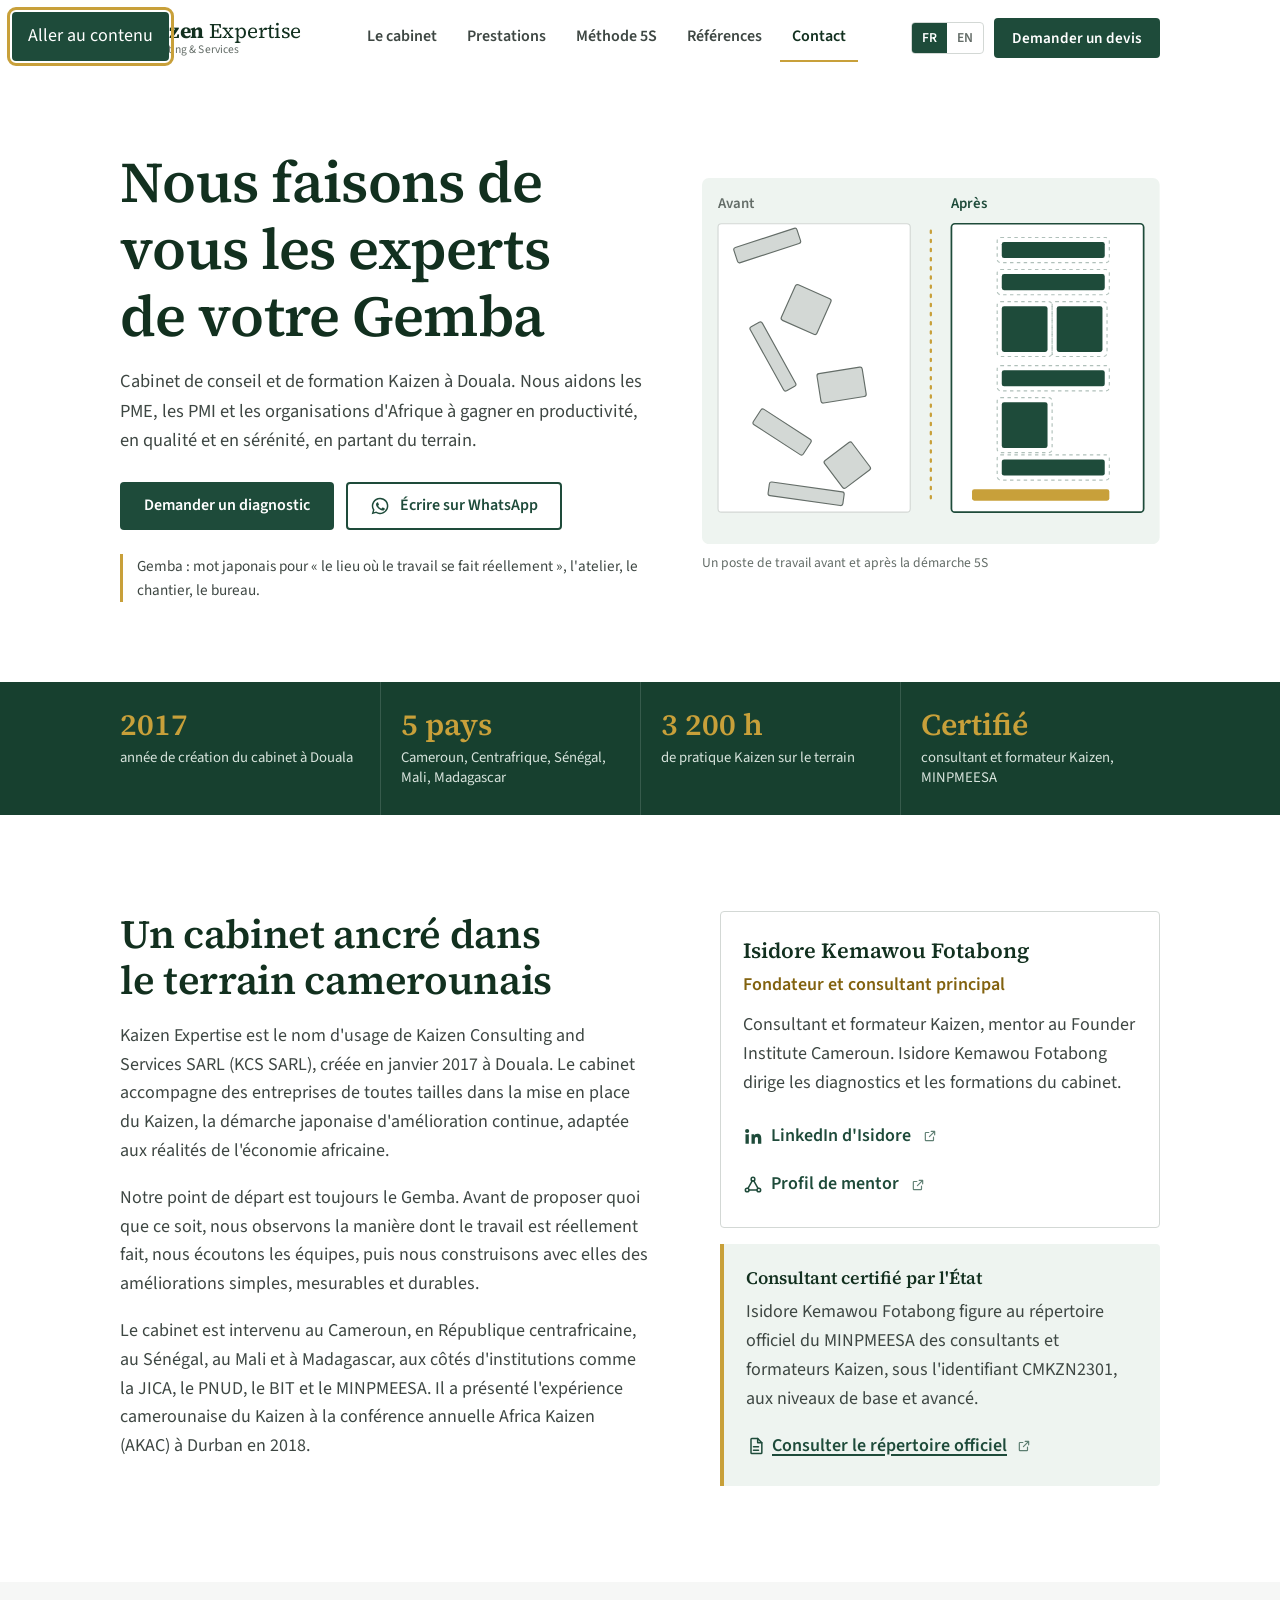
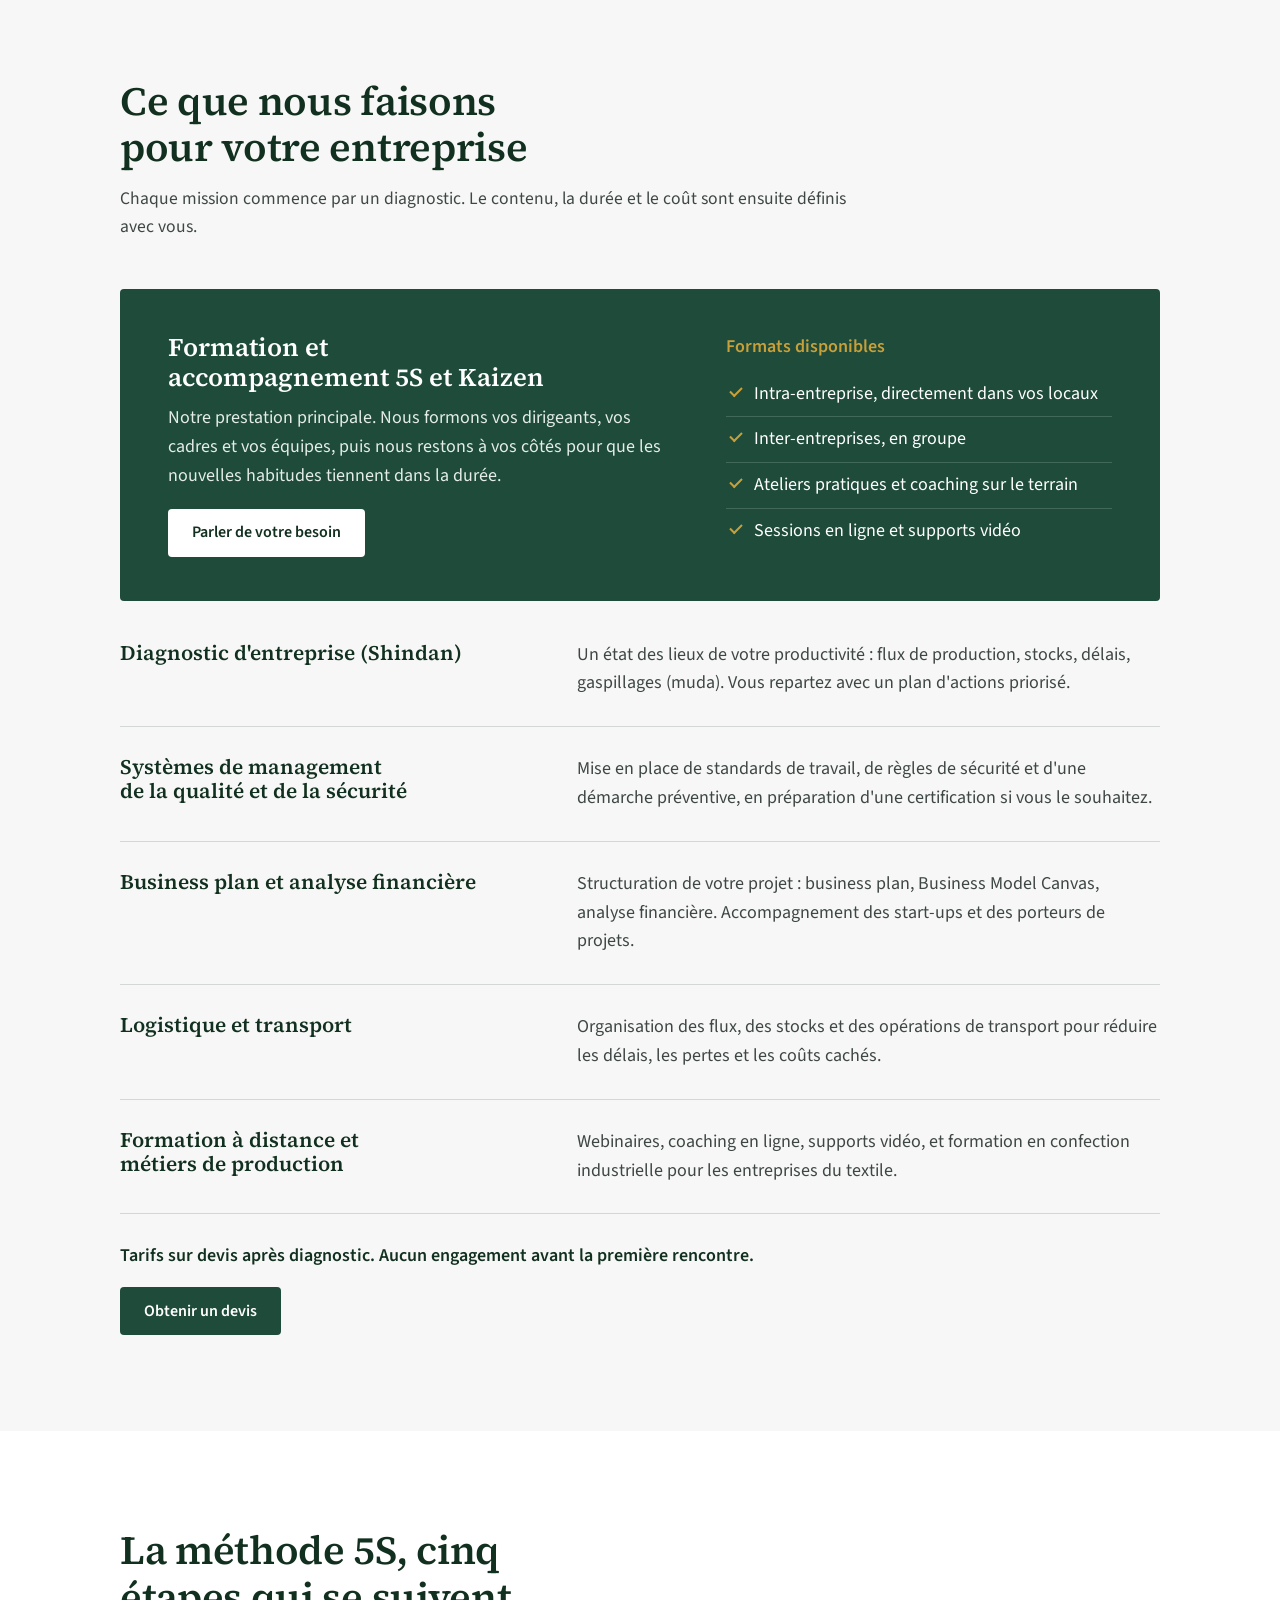
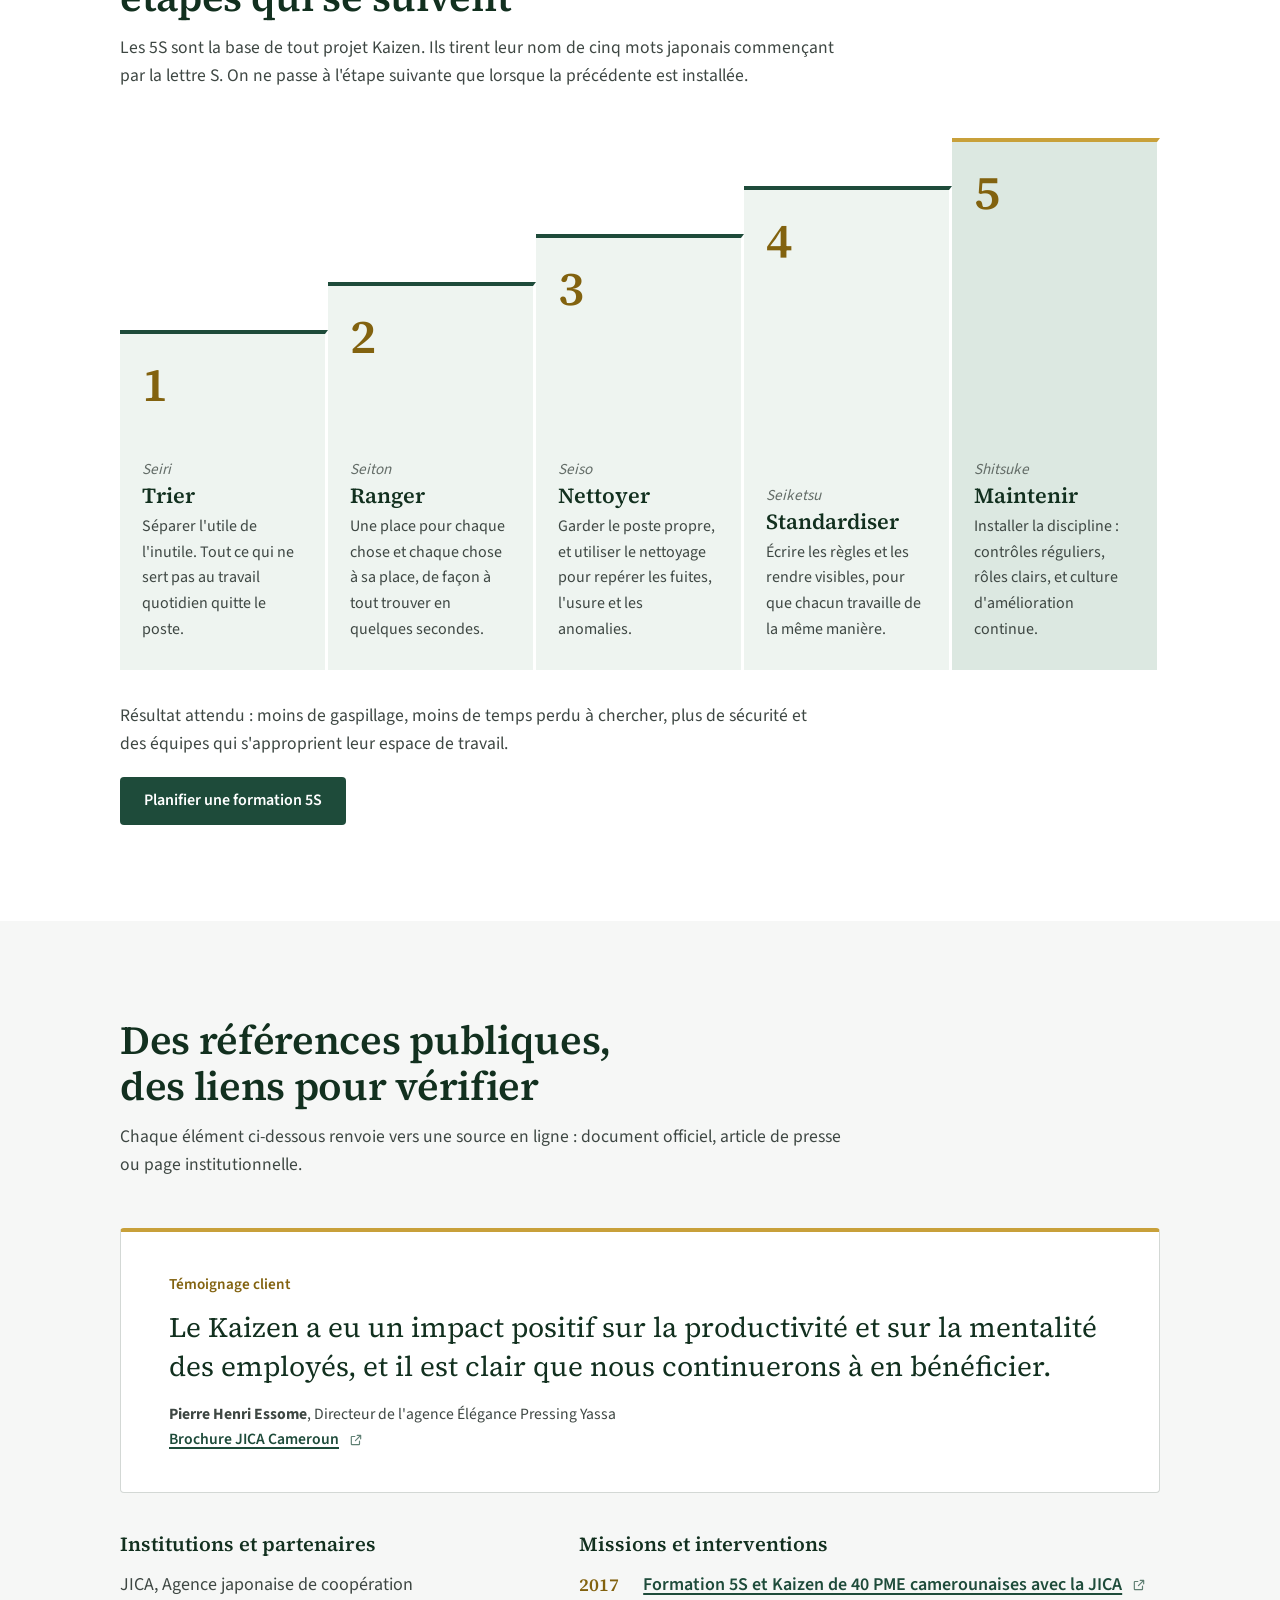
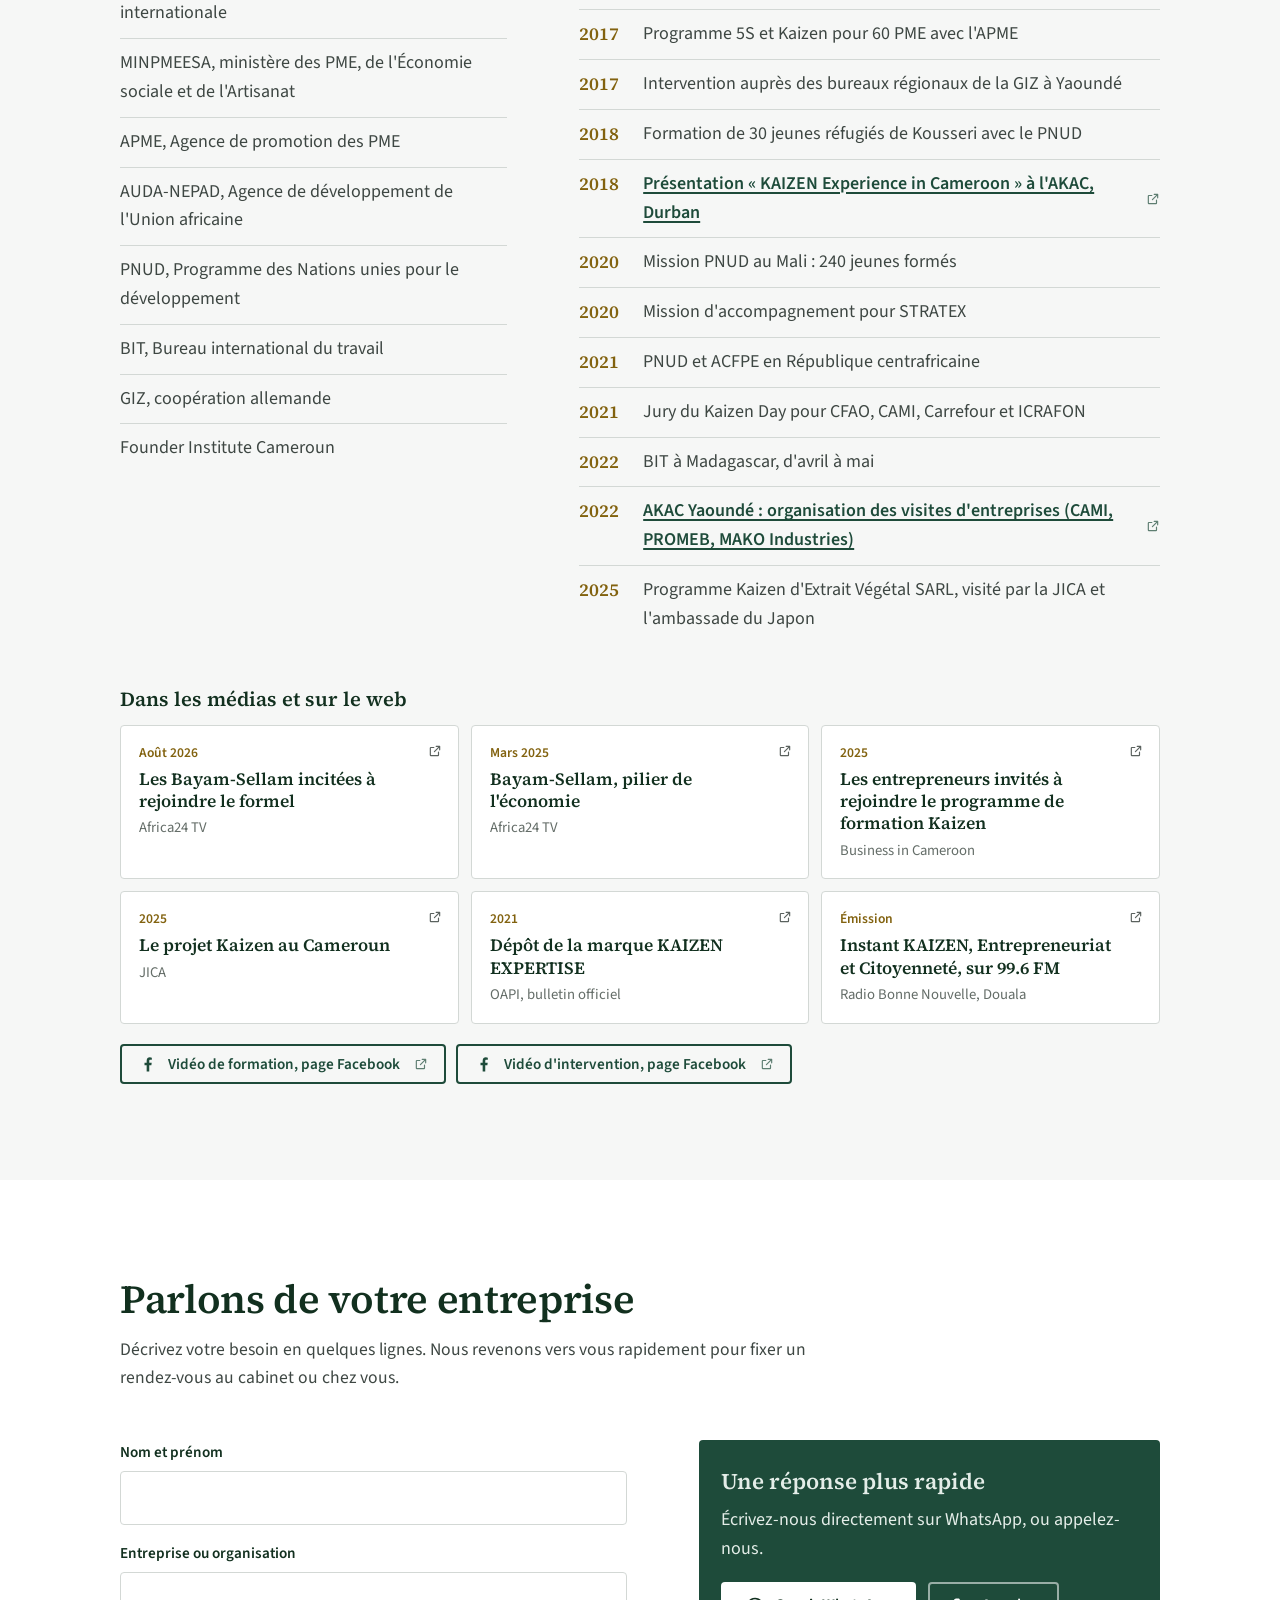
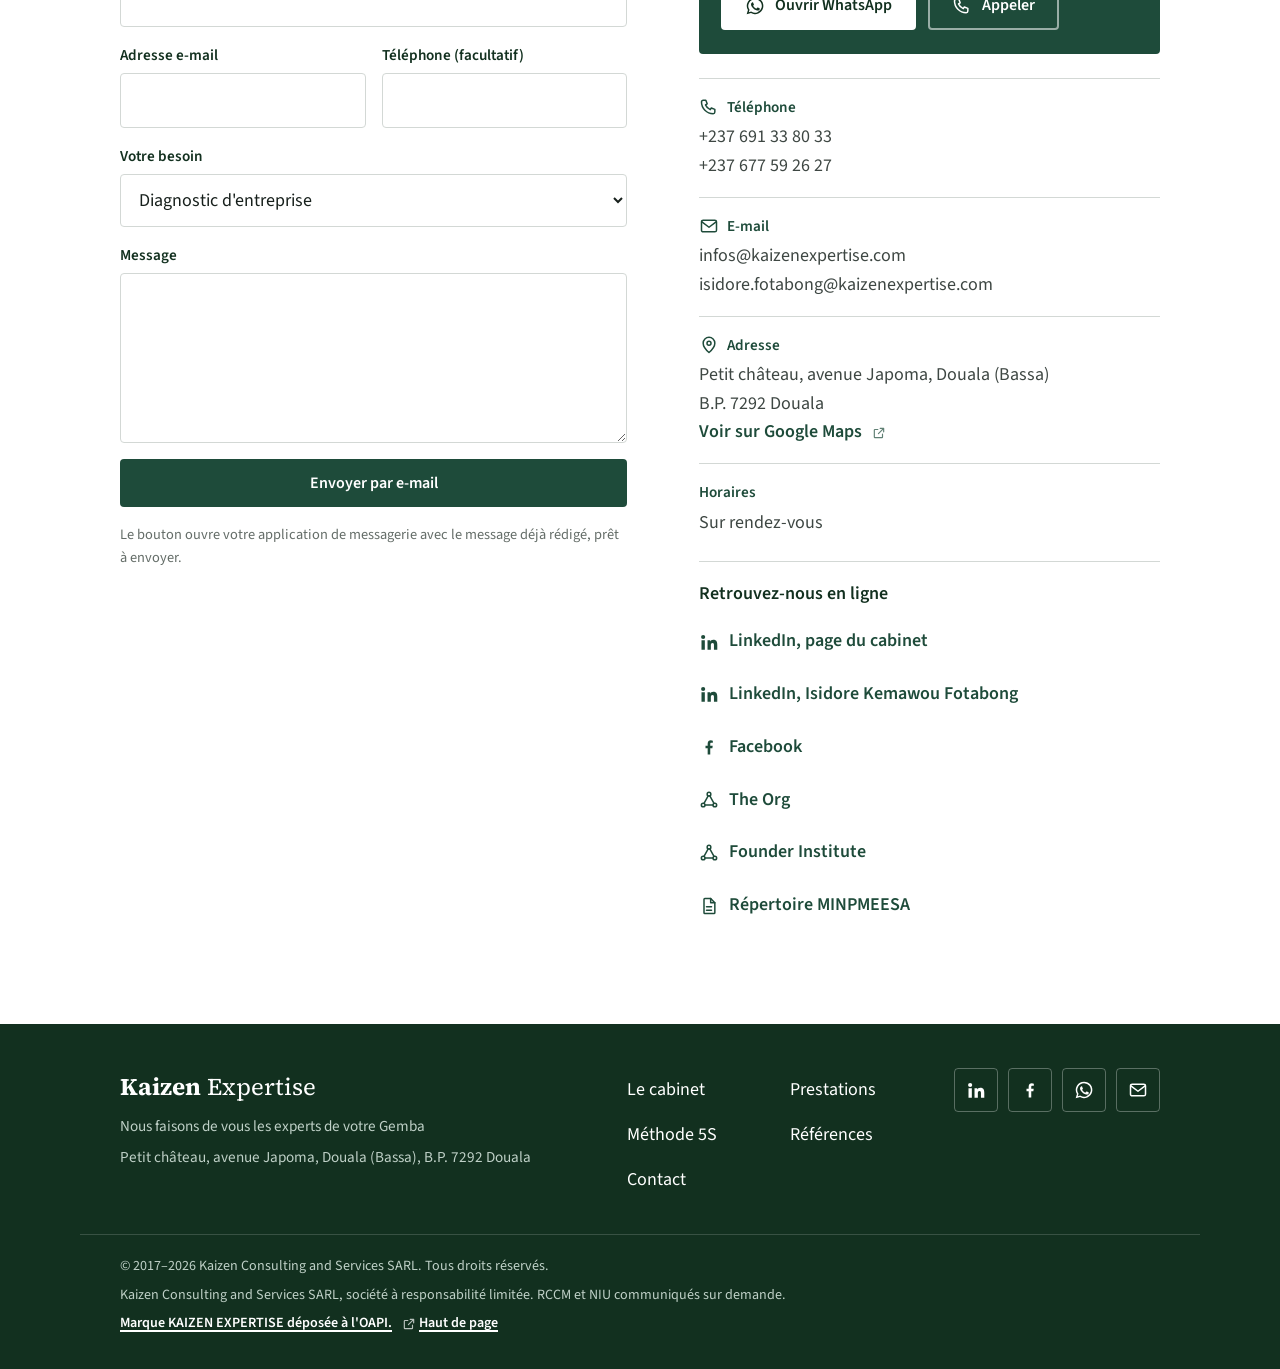
<file: index.html>
<!DOCTYPE html><!--0ZMbKbcA0rVGB6o9FWzE3--><html id="__next_error__"><head><meta charSet="utf-8"/><meta name="viewport" content="width=device-width, initial-scale=1"/><link rel="preload" as="script" fetchPriority="low" href="/_next/static/chunks/webpack-bdb4db0bf0ad3a68.js"/><script src="/_next/static/chunks/4bd1b696-c023c6e3521b1417.js" async=""></script><script src="/_next/static/chunks/255-1f92380adbc6ec99.js" async=""></script><script src="/_next/static/chunks/main-app-d47b8865022c6db0.js" async=""></script><script src="/_next/static/chunks/polyfills-42372ed130431b0a.js" noModule=""></script></head><body><div hidden=""><!--$--><!--/$--></div><script src="/_next/static/chunks/webpack-bdb4db0bf0ad3a68.js" id="_R_" async=""></script><script>(self.__next_f=self.__next_f||[]).push([0])</script><script>self.__next_f.push([1,"1:\"$Sreact.fragment\"\n2:I[9766,[],\"\"]\n3:I[8924,[],\"\"]\n5:I[4431,[],\"OutletBoundary\"]\n7:I[5278,[],\"AsyncMetadataOutlet\"]\n9:I[4431,[],\"ViewportBoundary\"]\nb:I[4431,[],\"MetadataBoundary\"]\nc:\"$Sreact.suspense\"\ne:I[7150,[],\"\"]\n"])</script><script>self.__next_f.push([1,"0:{\"P\":null,\"b\":\"0ZMbKbcA0rVGB6o9FWzE3\",\"p\":\"\",\"c\":[\"\",\"\"],\"i\":false,\"f\":[[[\"\",{\"children\":[\"__PAGE__\",{}]},\"$undefined\",\"$undefined\",true],[\"\",[\"$\",\"$1\",\"c\",{\"children\":[null,[\"$\",\"$L2\",null,{\"parallelRouterKey\":\"children\",\"error\":\"$undefined\",\"errorStyles\":\"$undefined\",\"errorScripts\":\"$undefined\",\"template\":[\"$\",\"$L3\",null,{}],\"templateStyles\":\"$undefined\",\"templateScripts\":\"$undefined\",\"notFound\":[[[\"$\",\"title\",null,{\"children\":\"404: This page could not be found.\"}],[\"$\",\"div\",null,{\"style\":{\"fontFamily\":\"system-ui,\\\"Segoe UI\\\",Roboto,Helvetica,Arial,sans-serif,\\\"Apple Color Emoji\\\",\\\"Segoe UI Emoji\\\"\",\"height\":\"100vh\",\"textAlign\":\"center\",\"display\":\"flex\",\"flexDirection\":\"column\",\"alignItems\":\"center\",\"justifyContent\":\"center\"},\"children\":[\"$\",\"div\",null,{\"children\":[[\"$\",\"style\",null,{\"dangerouslySetInnerHTML\":{\"__html\":\"body{color:#000;background:#fff;margin:0}.next-error-h1{border-right:1px solid rgba(0,0,0,.3)}@media (prefers-color-scheme:dark){body{color:#fff;background:#000}.next-error-h1{border-right:1px solid rgba(255,255,255,.3)}}\"}}],[\"$\",\"h1\",null,{\"className\":\"next-error-h1\",\"style\":{\"display\":\"inline-block\",\"margin\":\"0 20px 0 0\",\"padding\":\"0 23px 0 0\",\"fontSize\":24,\"fontWeight\":500,\"verticalAlign\":\"top\",\"lineHeight\":\"49px\"},\"children\":404}],[\"$\",\"div\",null,{\"style\":{\"display\":\"inline-block\"},\"children\":[\"$\",\"h2\",null,{\"style\":{\"fontSize\":14,\"fontWeight\":400,\"lineHeight\":\"49px\",\"margin\":0},\"children\":\"This page could not be found.\"}]}]]}]}]],[]],\"forbidden\":\"$undefined\",\"unauthorized\":\"$undefined\"}]]}],{\"children\":[\"__PAGE__\",[\"$\",\"$1\",\"c\",{\"children\":[\"$L4\",null,[\"$\",\"$L5\",null,{\"children\":[\"$L6\",[\"$\",\"$L7\",null,{\"promise\":\"$@8\"}]]}]]}],{},null,false]},null,false],[\"$\",\"$1\",\"h\",{\"children\":[null,[[\"$\",\"$L9\",null,{\"children\":\"$La\"}],null],[\"$\",\"$Lb\",null,{\"children\":[\"$\",\"div\",null,{\"hidden\":true,\"children\":[\"$\",\"$c\",null,{\"fallback\":null,\"children\":\"$Ld\"}]}]}]]}],false]],\"m\":\"$undefined\",\"G\":[\"$e\",[]],\"s\":false,\"S\":true}\n"])</script><script>self.__next_f.push([1,"4:E{\"digest\":\"NEXT_REDIRECT;replace;/fr/;307;\"}\n"])</script><script>self.__next_f.push([1,"a:[[\"$\",\"meta\",\"0\",{\"charSet\":\"utf-8\"}],[\"$\",\"meta\",\"1\",{\"name\":\"viewport\",\"content\":\"width=device-width, initial-scale=1\"}]]\n6:null\n"])</script><script>self.__next_f.push([1,"8:{\"metadata\":[],\"error\":null,\"digest\":\"$undefined\"}\n"])</script><script>self.__next_f.push([1,"d:\"$8:metadata\"\n"])</script></body></html>
</file>
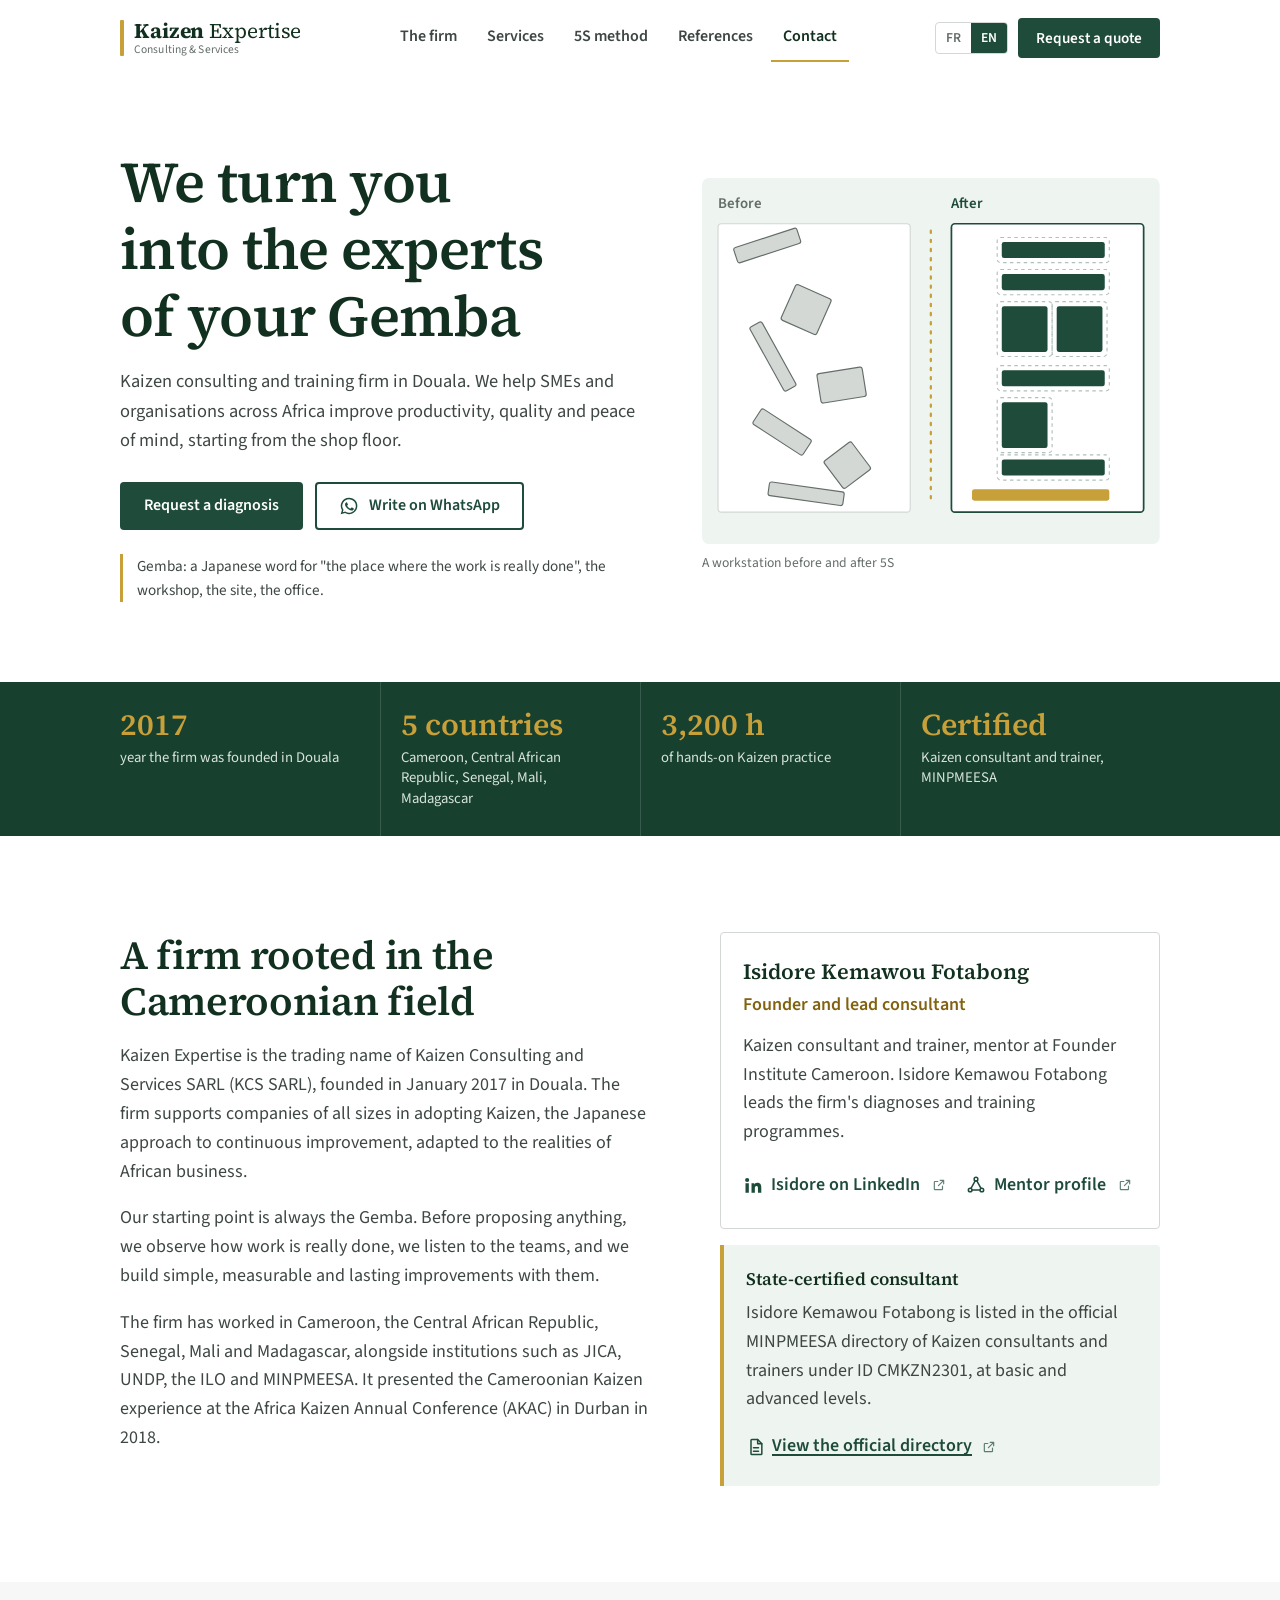
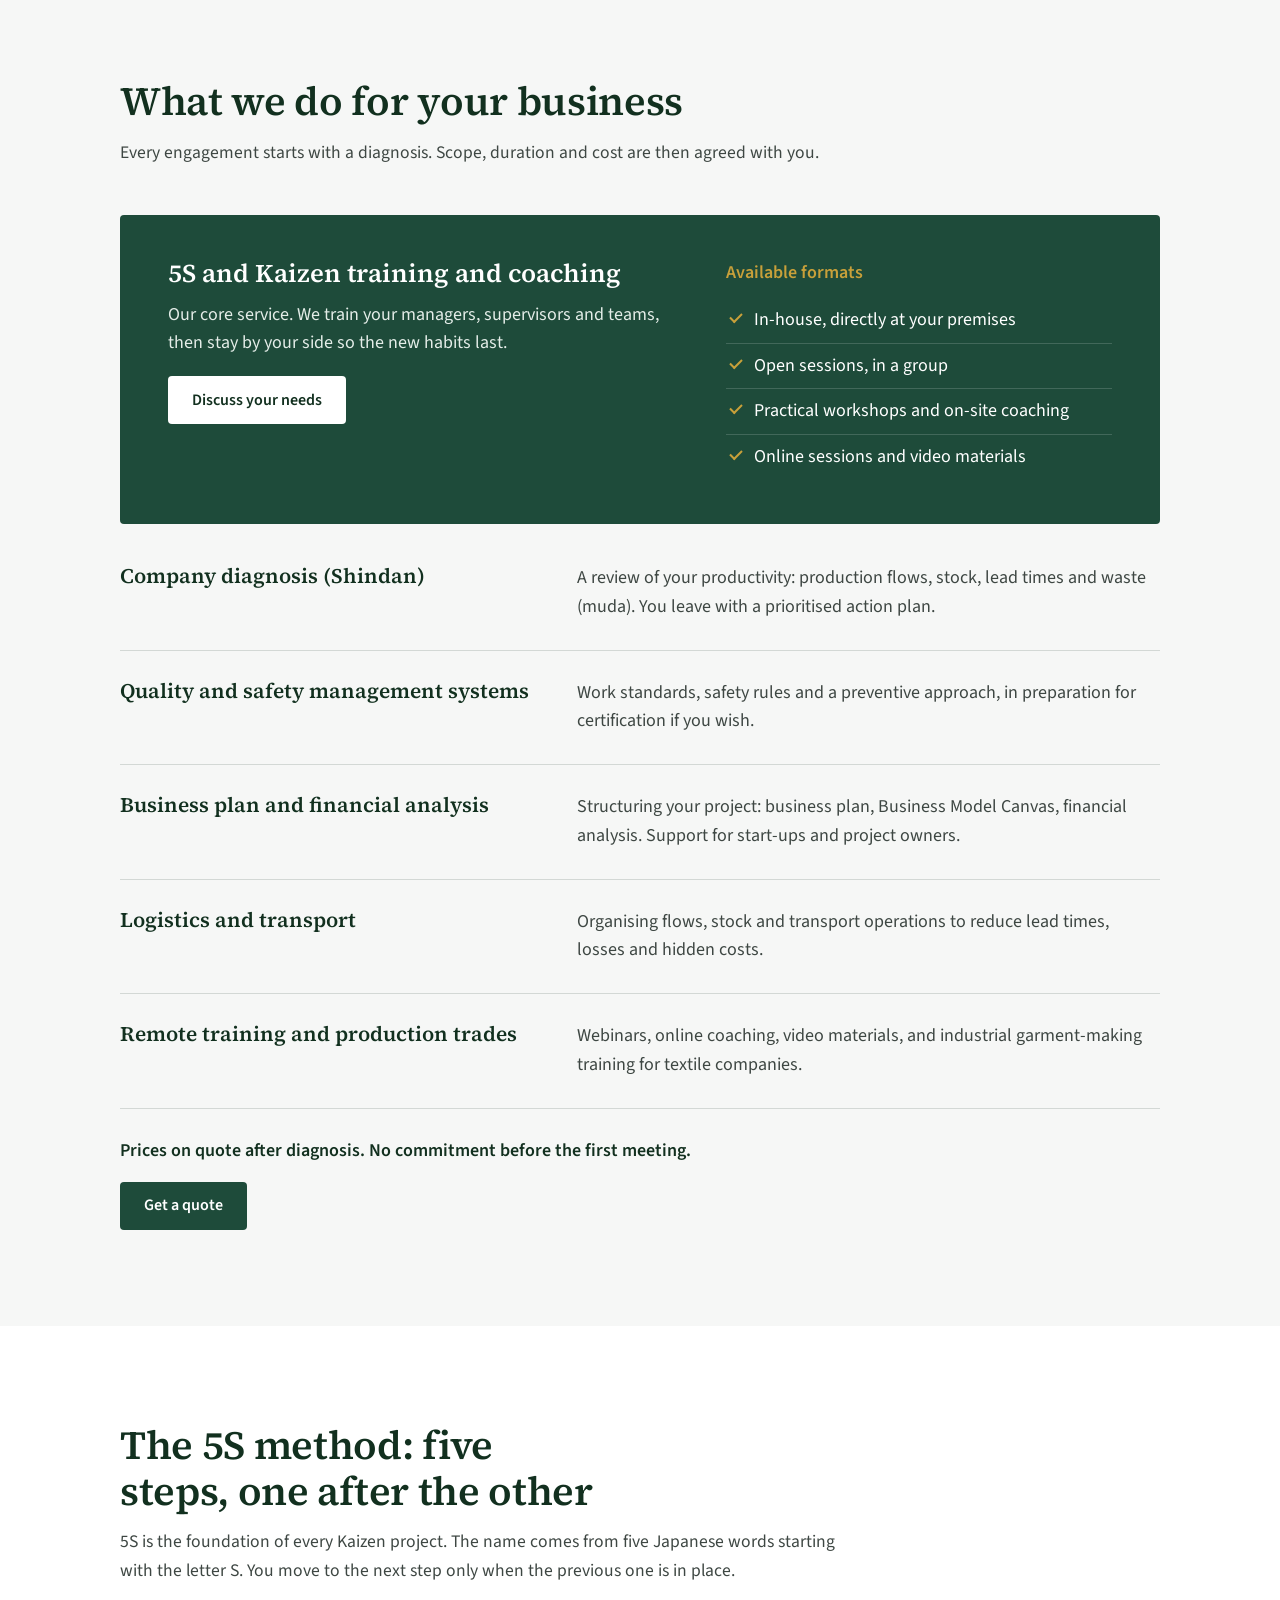
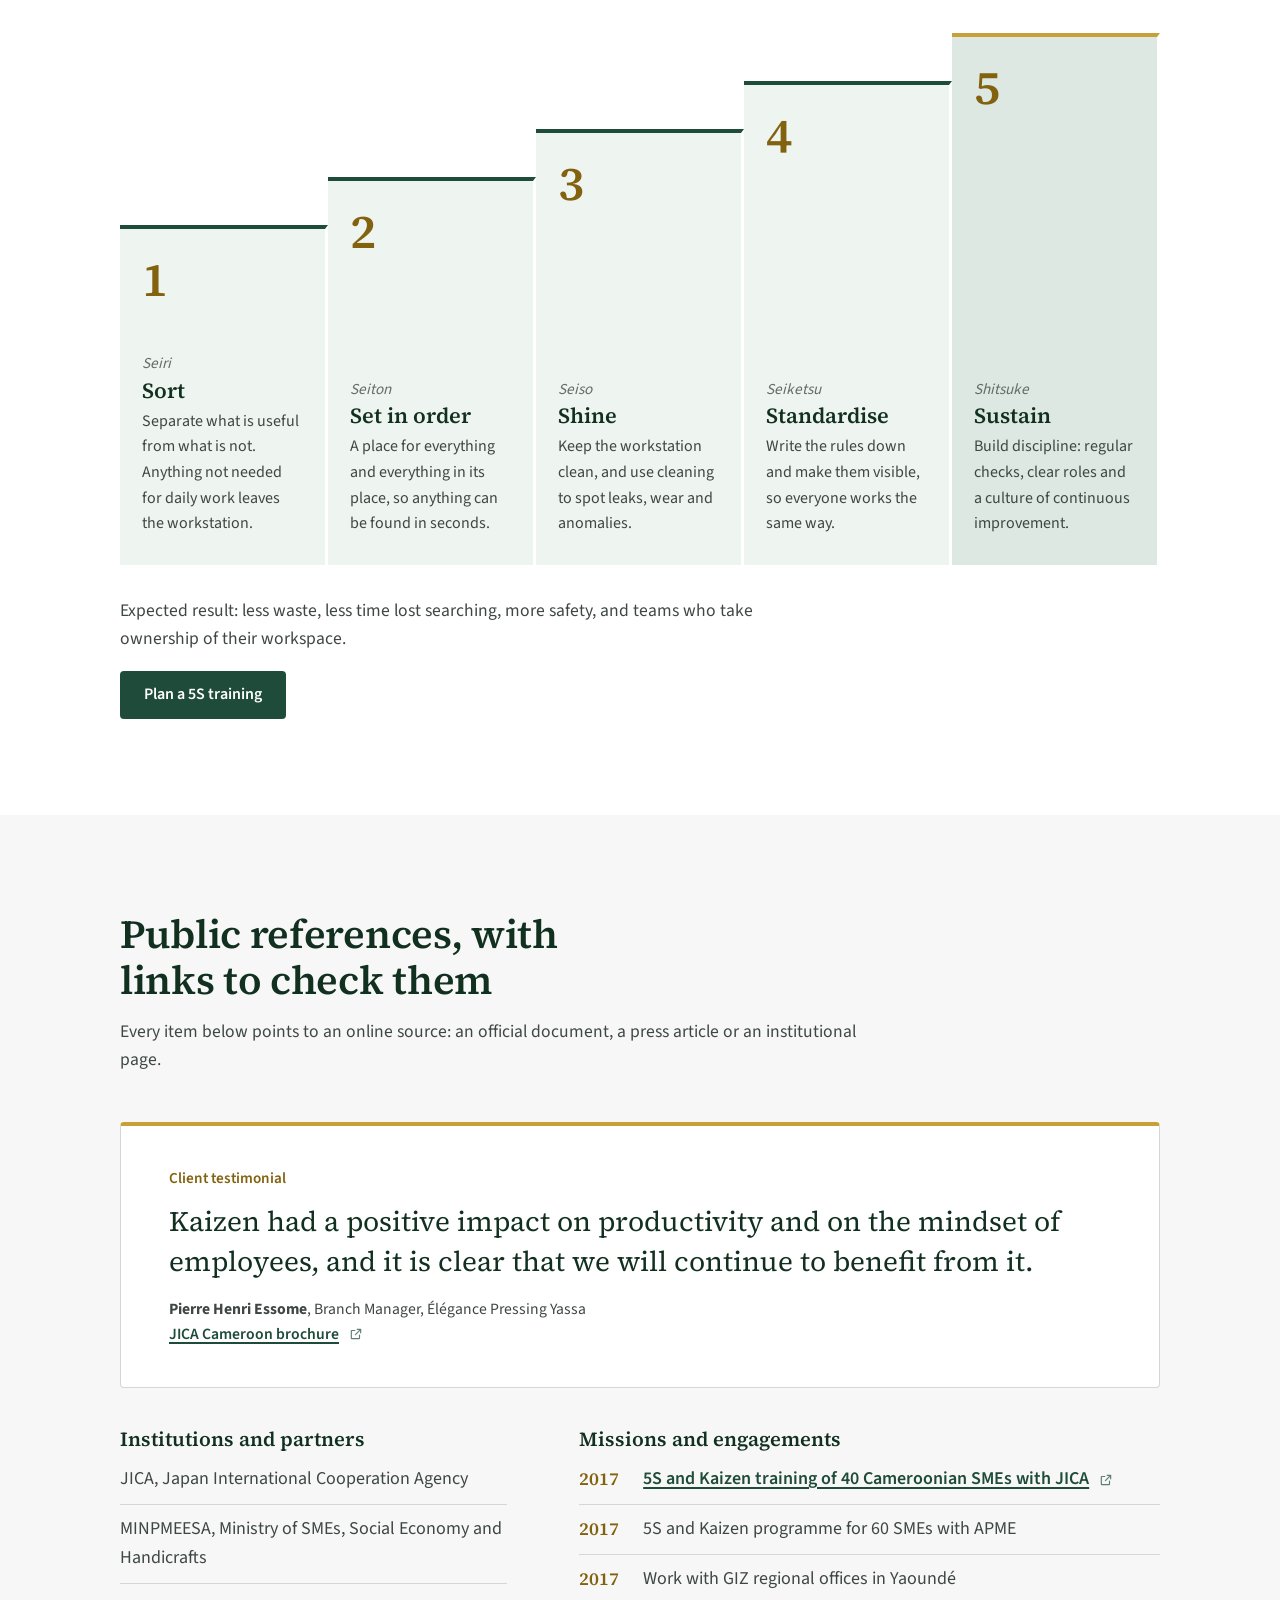
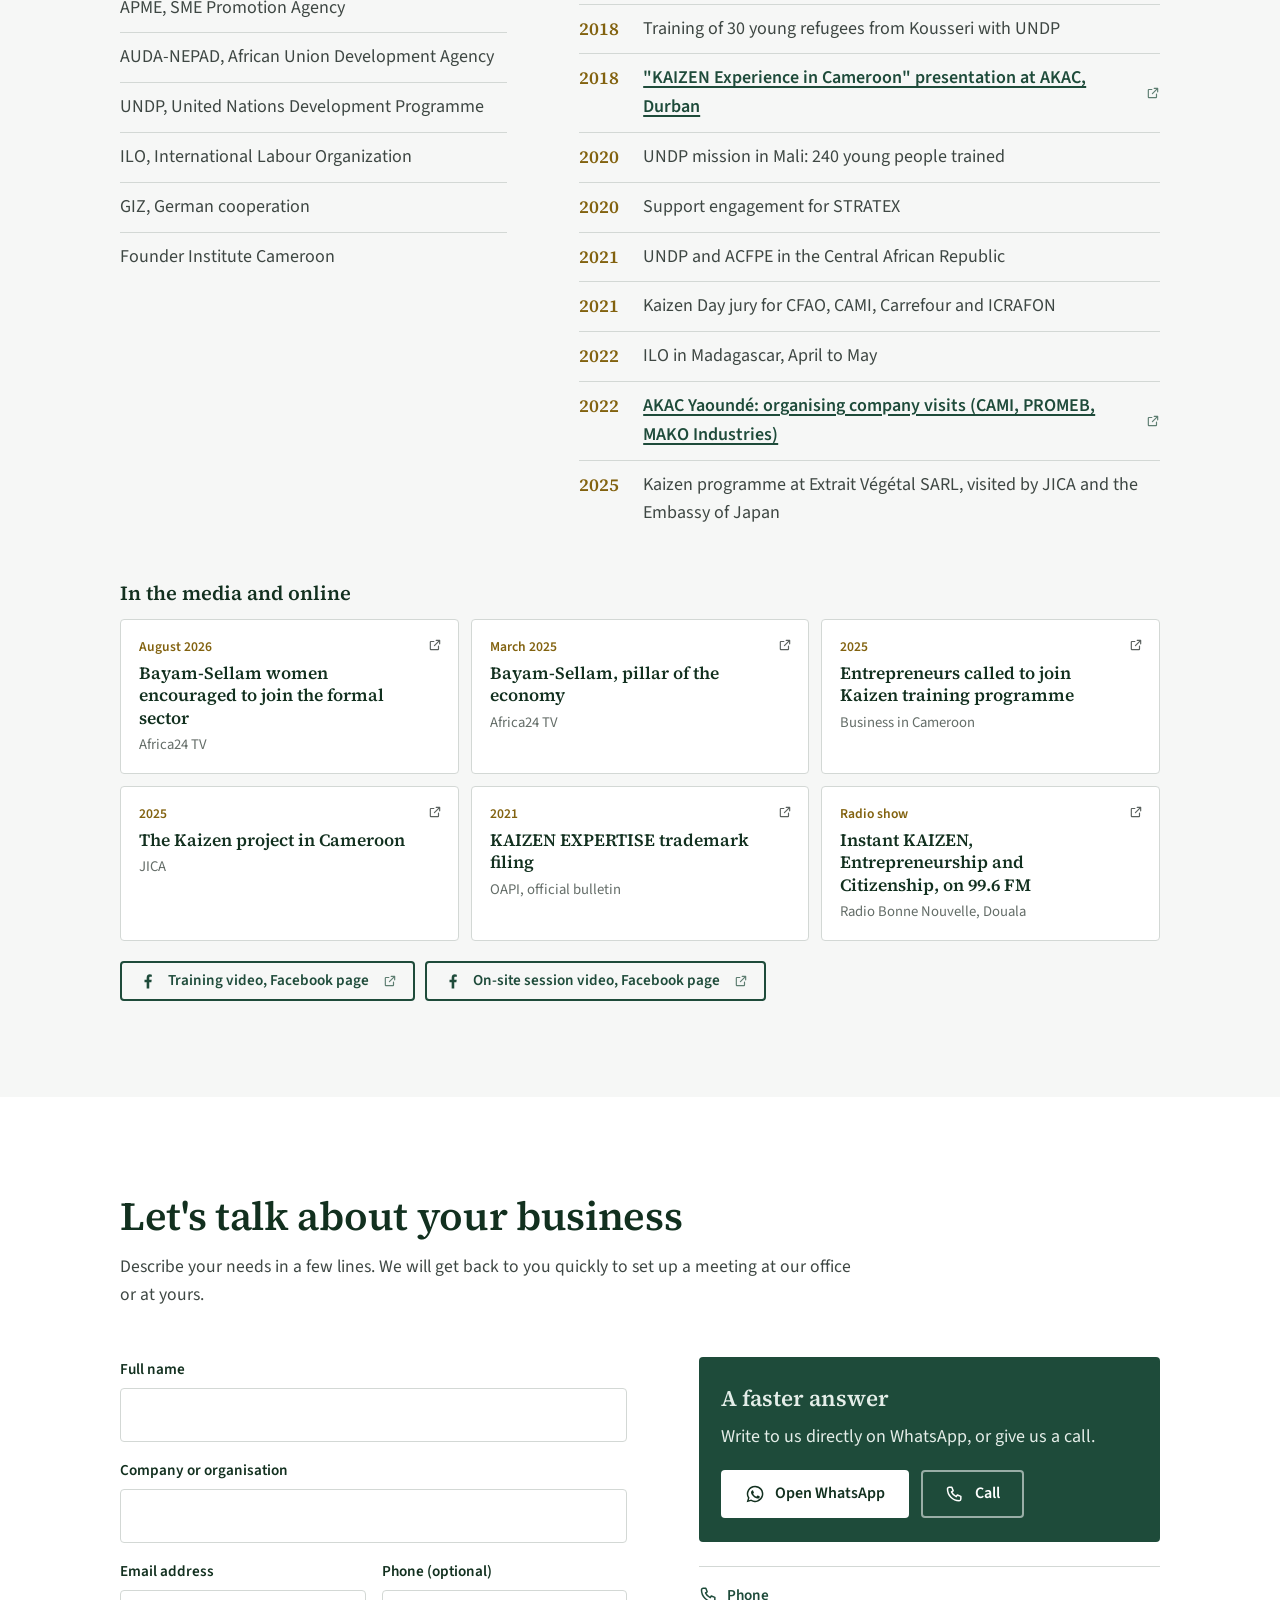
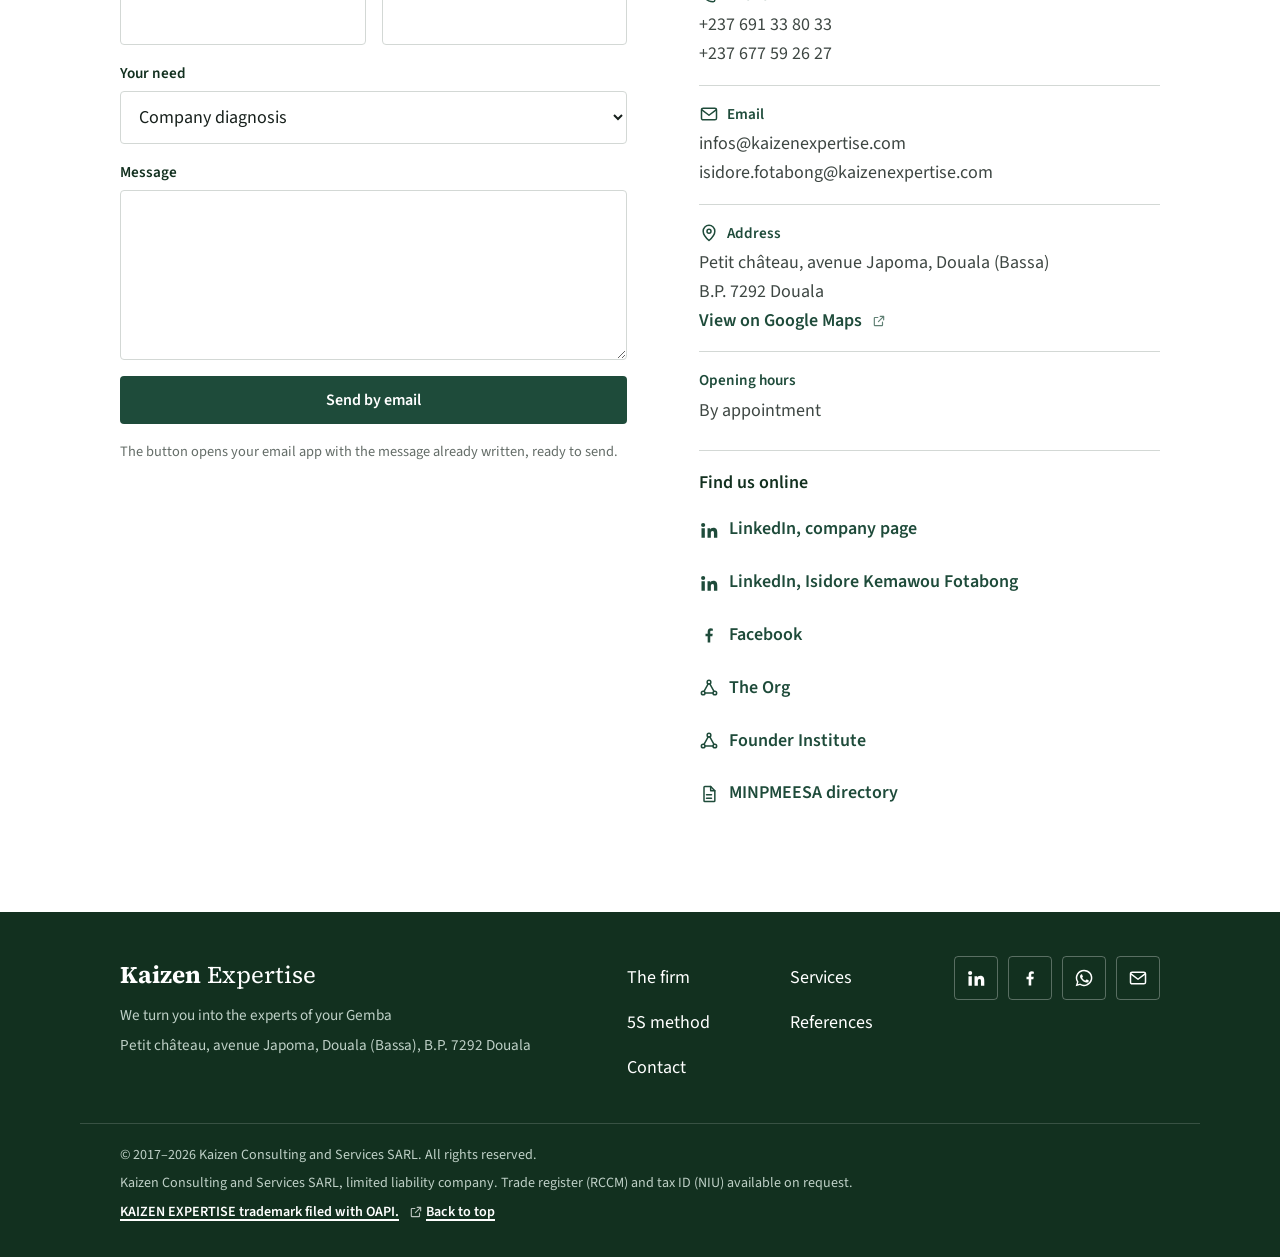
<file: en/index.html>
<!DOCTYPE html><!--0ZMbKbcA0rVGB6o9FWzE3--><html lang="en"><head><meta charSet="utf-8"/><meta name="viewport" content="width=device-width, initial-scale=1"/><link rel="stylesheet" href="/_next/static/css/95b9ab1df4242922.css" data-precedence="next"/><link rel="preload" as="script" fetchPriority="low" href="/_next/static/chunks/webpack-bdb4db0bf0ad3a68.js"/><script src="/_next/static/chunks/4bd1b696-c023c6e3521b1417.js" async=""></script><script src="/_next/static/chunks/255-1f92380adbc6ec99.js" async=""></script><script src="/_next/static/chunks/main-app-d47b8865022c6db0.js" async=""></script><script src="/_next/static/chunks/809-1d46f7ba0f1f2027.js" async=""></script><script src="/_next/static/chunks/app/%5Blocale%5D/page-9dd604c7587c431a.js" async=""></script><meta name="theme-color" content="#1E4B3A"/><meta name="color-scheme" content="light"/><title>Kaizen Expertise | Kaizen consulting and training, 5S and productivity in Douala</title><meta name="description" content="Cameroonian Kaizen consulting and training firm based in Douala: 5S, company diagnosis, quality and productivity for SMEs and organisations across Africa."/><link rel="canonical" href="https://kaizenexpertise.com/en/"/><link rel="alternate" hrefLang="fr" href="https://kaizenexpertise.com/fr/"/><link rel="alternate" hrefLang="en" href="https://kaizenexpertise.com/en/"/><link rel="alternate" hrefLang="x-default" href="https://kaizenexpertise.com/fr/"/><meta property="og:title" content="Kaizen Expertise | Kaizen consulting and training, 5S and productivity in Douala"/><meta property="og:description" content="Cameroonian Kaizen consulting and training firm based in Douala: 5S, company diagnosis, quality and productivity for SMEs and organisations across Africa."/><meta property="og:url" content="https://kaizenexpertise.com/en/"/><meta property="og:site_name" content="Kaizen Expertise"/><meta property="og:locale" content="en_GB"/><meta property="og:type" content="website"/><meta name="twitter:card" content="summary"/><meta name="twitter:title" content="Kaizen Expertise | Kaizen consulting and training, 5S and productivity in Douala"/><meta name="twitter:description" content="Cameroonian Kaizen consulting and training firm based in Douala: 5S, company diagnosis, quality and productivity for SMEs and organisations across Africa."/><link rel="icon" href="/icon.svg"/><script src="/_next/static/chunks/polyfills-42372ed130431b0a.js" noModule=""></script></head><body><div hidden=""><!--$--><!--/$--></div><a class="skip-link" href="#main">Skip to content</a><header class="site-header"><div class="container header-inner"><a class="logo" href="#top" aria-label="Kaizen Expertise, back to top"><span class="logo-bar" aria-hidden="true"></span><span class="logo-text"><span class="logo-name"><strong>Kaizen</strong> Expertise</span><span class="logo-sub">Consulting &amp; Services</span></span></a><nav class="nav-desktop" aria-label="Main navigation"><a href="#apropos">The firm</a><a href="#services">Services</a><a href="#methode">5S method</a><a href="#references">References</a><a href="#contact">Contact</a></nav><div class="header-actions"><a class="lang-switch" href="/fr/" hrefLang="fr" lang="fr" aria-label="Change language"><span class="">FR</span><span class="is-on">EN</span></a><a class="btn btn-primary btn-sm header-cta" href="#contact">Request a quote</a><button type="button" class="menu-btn" aria-expanded="false" aria-controls="mobile-menu" aria-label="Open menu"><svg width="20" height="20" viewBox="0 0 24 24" aria-hidden="true" focusable="false" fill="none" stroke="currentColor" stroke-width="2" stroke-linecap="round"><path d="M4 7h16M4 12h16M4 17h16"></path></svg></button></div></div><div id="mobile-menu" class="mobile-menu" hidden=""><nav class="container" aria-label="Main navigation"><a href="#apropos">The firm</a><a href="#services">Services</a><a href="#methode">5S method</a><a href="#references">References</a><a href="#contact">Contact</a><a class="btn btn-primary" href="#contact">Request a quote</a></nav></div></header><main id="main"><section class="hero" id="top"><div class="container hero-grid"><div class="hero-copy"><h1>We turn you into the experts of your Gemba</h1><p class="lead">Kaizen consulting and training firm in Douala. We help SMEs and organisations across Africa improve productivity, quality and peace of mind, starting from the shop floor.</p><div class="btn-row"><a class="btn btn-primary" href="#contact">Request a diagnosis</a><a class="btn btn-outline" href="https://wa.me/237691338033?text=Hello%20Kaizen%20Expertise%2C%20I%20would%20like%20a%20diagnosis%20for%20my%20company." target="_blank" rel="noopener noreferrer"><svg width="20" height="20" viewBox="0 0 24 24" aria-hidden="true" focusable="false" fill="currentColor"><path d="M12.04 2a9.9 9.9 0 0 0-8.5 14.9L2 22l5.2-1.5A9.9 9.9 0 1 0 12.04 2Zm0 1.8a8.1 8.1 0 1 1-4.2 15l-.3-.18-3 .87.9-2.9-.2-.3A8.1 8.1 0 0 1 12.04 3.8Zm-3.2 3.9c-.17 0-.45.06-.69.32-.24.26-.9.88-.9 2.15s.92 2.5 1.05 2.67c.13.17 1.8 2.85 4.43 3.88 2.2.87 2.64.7 3.12.65.48-.04 1.53-.63 1.75-1.23.22-.6.22-1.12.15-1.23-.06-.1-.24-.17-.5-.3-.27-.13-1.55-.77-1.8-.86-.24-.09-.41-.13-.59.13-.17.26-.68.86-.83 1.04-.15.17-.3.2-.57.07-.26-.13-1.1-.4-2.1-1.3-.78-.7-1.3-1.55-1.46-1.81-.15-.26-.02-.4.12-.53.12-.12.26-.3.39-.46.13-.15.17-.26.26-.44.09-.17.04-.33-.02-.46-.07-.13-.59-1.42-.8-1.94-.21-.5-.43-.44-.59-.45h-.5Z"></path></svg>Write on WhatsApp<span class="sr-only"> <!-- -->(opens in a new tab)</span></a></div><p class="gloss">Gemba: a Japanese word for &quot;the place where the work is really done&quot;, the workshop, the site, the office.</p></div><figure class="hero-figure"><svg class="gemba-svg" viewBox="0 0 400 320" role="img" aria-label="Diagram of a workstation before and after 5S: scattered objects, then objects aligned and stored in place." xmlns="http://www.w3.org/2000/svg"><rect x="0" y="0" width="400" height="320" rx="6" fill="var(--green-50)"></rect><rect x="14" y="40" width="168" height="252" rx="3" fill="#fff" stroke="var(--grey-300)"></rect><rect x="218" y="40" width="168" height="252" rx="3" fill="#fff" stroke="var(--green-700)" stroke-width="1.5"></rect><text x="14" y="26" class="gemba-label">Before</text><text x="218" y="26" class="gemba-label gemba-label--after">After</text><line x1="200" y1="46" x2="200" y2="286" stroke="var(--gold-500)" stroke-width="2" stroke-dasharray="2 6" stroke-linecap="round"></line><rect x="28" y="52" width="58" height="14" rx="2" fill="var(--grey-300)" stroke="var(--grey-500)" transform="rotate(-18 57 59)"></rect><rect x="74" y="98" width="34" height="34" rx="2" fill="var(--grey-300)" stroke="var(--grey-500)" transform="rotate(24 91 115)"></rect><rect x="30" y="150" width="64" height="12" rx="2" fill="var(--grey-300)" stroke="var(--grey-500)" transform="rotate(61 62 156)"></rect><rect x="102" y="168" width="40" height="26" rx="2" fill="var(--grey-300)" stroke="var(--grey-500)" transform="rotate(-9 122 181)"></rect><rect x="44" y="214" width="52" height="16" rx="2" fill="var(--grey-300)" stroke="var(--grey-500)" transform="rotate(33 70 222)"></rect><rect x="112" y="236" width="30" height="30" rx="2" fill="var(--grey-300)" stroke="var(--grey-500)" transform="rotate(-37 127 251)"></rect><rect x="58" y="270" width="66" height="12" rx="2" fill="var(--grey-300)" stroke="var(--grey-500)" transform="rotate(8 91 276)"></rect><g><rect x="258" y="52" width="98" height="22" rx="3" fill="none" stroke="var(--green-700)" stroke-opacity=".35" stroke-dasharray="3 3"></rect><rect x="262" y="56" width="90" height="14" rx="2" fill="var(--green-700)"></rect></g><g><rect x="258" y="80" width="98" height="22" rx="3" fill="none" stroke="var(--green-700)" stroke-opacity=".35" stroke-dasharray="3 3"></rect><rect x="262" y="84" width="90" height="14" rx="2" fill="var(--green-700)"></rect></g><g><rect x="258" y="108" width="48" height="48" rx="3" fill="none" stroke="var(--green-700)" stroke-opacity=".35" stroke-dasharray="3 3"></rect><rect x="262" y="112" width="40" height="40" rx="2" fill="var(--green-700)"></rect></g><g><rect x="306" y="108" width="48" height="48" rx="3" fill="none" stroke="var(--green-700)" stroke-opacity=".35" stroke-dasharray="3 3"></rect><rect x="310" y="112" width="40" height="40" rx="2" fill="var(--green-700)"></rect></g><g><rect x="258" y="164" width="98" height="22" rx="3" fill="none" stroke="var(--green-700)" stroke-opacity=".35" stroke-dasharray="3 3"></rect><rect x="262" y="168" width="90" height="14" rx="2" fill="var(--green-700)"></rect></g><g><rect x="258" y="192" width="48" height="48" rx="3" fill="none" stroke="var(--green-700)" stroke-opacity=".35" stroke-dasharray="3 3"></rect><rect x="262" y="196" width="40" height="40" rx="2" fill="var(--green-700)"></rect></g><g><rect x="258" y="242" width="98" height="22" rx="3" fill="none" stroke="var(--green-700)" stroke-opacity=".35" stroke-dasharray="3 3"></rect><rect x="262" y="246" width="90" height="14" rx="2" fill="var(--green-700)"></rect></g><rect x="236" y="272" width="120" height="10" rx="2" fill="var(--gold-500)"></rect></svg><figcaption>A workstation before and after 5S</figcaption></figure></div><div class="stats"><dl class="container stats-grid"><div><dt>2017</dt><dd>year the firm was founded in Douala</dd></div><div><dt>5 countries</dt><dd>Cameroon, Central African Republic, Senegal, Mali, Madagascar</dd></div><div><dt>3,200 h</dt><dd>of hands-on Kaizen practice</dd></div><div><dt>Certified</dt><dd>Kaizen consultant and trainer, MINPMEESA</dd></div></dl></div></section><section class="section" id="apropos"><div class="container about-grid"><div class="about-text"><h2>A firm rooted in the Cameroonian field</h2><p>Kaizen Expertise is the trading name of Kaizen Consulting and Services SARL (KCS SARL), founded in January 2017 in Douala. The firm supports companies of all sizes in adopting Kaizen, the Japanese approach to continuous improvement, adapted to the realities of African business.</p><p>Our starting point is always the Gemba. Before proposing anything, we observe how work is really done, we listen to the teams, and we build simple, measurable and lasting improvements with them.</p><p>The firm has worked in Cameroon, the Central African Republic, Senegal, Mali and Madagascar, alongside institutions such as JICA, UNDP, the ILO and MINPMEESA. It presented the Cameroonian Kaizen experience at the Africa Kaizen Annual Conference (AKAC) in Durban in 2018.</p></div><aside class="about-side"><div class="person"><p class="person-name">Isidore Kemawou Fotabong</p><p class="person-role">Founder and lead consultant</p><p>Kaizen consultant and trainer, mentor at Founder Institute Cameroon. Isidore Kemawou Fotabong leads the firm&#x27;s diagnoses and training programmes.</p><ul class="inline-links"><li><a href="https://www.linkedin.com/in/isidore-kemawou-fotabong-5647b412" target="_blank" rel="noopener noreferrer"><svg width="20" height="20" viewBox="0 0 24 24" aria-hidden="true" focusable="false" fill="currentColor"><path d="M4.98 3.5a2.5 2.5 0 1 1 0 5 2.5 2.5 0 0 1 0-5ZM3 9.75h4v11.5H3V9.75Zm6.5 0h3.83v1.57h.05c.53-1 1.84-2.07 3.78-2.07 4.04 0 4.79 2.66 4.79 6.12v5.88h-4v-5.2c0-1.24-.02-2.84-1.73-2.84-1.73 0-2 1.35-2 2.75v5.29h-4V9.75Z"></path></svg> <!-- -->Isidore on LinkedIn<svg width="14" height="14" viewBox="0 0 24 24" aria-hidden="true" focusable="false" fill="none" stroke="currentColor" stroke-width="2" stroke-linecap="round" stroke-linejoin="round" class="ext-icon"><path d="M14 4h6v6M20 4l-9 9M18 14v5a1 1 0 0 1-1 1H5a1 1 0 0 1-1-1V7a1 1 0 0 1 1-1h5"></path></svg><span class="sr-only"> <!-- -->(opens in a new tab)</span></a></li><li><a href="https://fi.co/mentors/10622" target="_blank" rel="noopener noreferrer"><svg width="20" height="20" viewBox="0 0 24 24" aria-hidden="true" focusable="false" fill="none" stroke="currentColor" stroke-width="1.8" stroke-linecap="round" stroke-linejoin="round"><circle cx="12" cy="5" r="2.2"></circle><circle cx="5" cy="18" r="2.2"></circle><circle cx="19" cy="18" r="2.2"></circle><path d="M11 7 6 16M13 7l5 9M7.2 18h9.6"></path></svg> <!-- -->Mentor profile<svg width="14" height="14" viewBox="0 0 24 24" aria-hidden="true" focusable="false" fill="none" stroke="currentColor" stroke-width="2" stroke-linecap="round" stroke-linejoin="round" class="ext-icon"><path d="M14 4h6v6M20 4l-9 9M18 14v5a1 1 0 0 1-1 1H5a1 1 0 0 1-1-1V7a1 1 0 0 1 1-1h5"></path></svg><span class="sr-only"> <!-- -->(opens in a new tab)</span></a></li></ul></div><div class="cert"><p class="cert-title">State-certified consultant</p><p>Isidore Kemawou Fotabong is listed in the official MINPMEESA directory of Kaizen consultants and trainers under ID CMKZN2301, at basic and advanced levels.</p><a href="https://www.minpmeesa.cm/site/kaizen/consultants-et-formateurs/" class="text-link" target="_blank" rel="noopener noreferrer"><svg width="20" height="20" viewBox="0 0 24 24" aria-hidden="true" focusable="false" fill="none" stroke="currentColor" stroke-width="1.8" stroke-linecap="round" stroke-linejoin="round"><path d="M7 3h7l5 5v12a1 1 0 0 1-1 1H7a1 1 0 0 1-1-1V4a1 1 0 0 1 1-1Z"></path><path d="M14 3v5h5M9 13h6M9 17h6"></path></svg> <!-- -->View the official directory<svg width="14" height="14" viewBox="0 0 24 24" aria-hidden="true" focusable="false" fill="none" stroke="currentColor" stroke-width="2" stroke-linecap="round" stroke-linejoin="round" class="ext-icon"><path d="M14 4h6v6M20 4l-9 9M18 14v5a1 1 0 0 1-1 1H5a1 1 0 0 1-1-1V7a1 1 0 0 1 1-1h5"></path></svg><span class="sr-only"> <!-- -->(opens in a new tab)</span></a></div></aside></div></section><section class="section section-tint" id="services"><div class="container"><div class="section-head"><h2>What we do for your business</h2><p class="section-intro">Every engagement starts with a diagnosis. Scope, duration and cost are then agreed with you.</p></div><div class="featured"><div><h3>5S and Kaizen training and coaching</h3><p>Our core service. We train your managers, supervisors and teams, then stay by your side so the new habits last.</p><a class="btn btn-light" href="#contact">Discuss your needs</a></div><div><p class="featured-sub">Available formats</p><ul class="checklist"><li>In-house, directly at your premises</li><li>Open sessions, in a group</li><li>Practical workshops and on-site coaching</li><li>Online sessions and video materials</li></ul></div></div><ul class="service-list"><li><h3>Company diagnosis (Shindan)</h3><p>A review of your productivity: production flows, stock, lead times and waste (muda). You leave with a prioritised action plan.</p></li><li><h3>Quality and safety management systems</h3><p>Work standards, safety rules and a preventive approach, in preparation for certification if you wish.</p></li><li><h3>Business plan and financial analysis</h3><p>Structuring your project: business plan, Business Model Canvas, financial analysis. Support for start-ups and project owners.</p></li><li><h3>Logistics and transport</h3><p>Organising flows, stock and transport operations to reduce lead times, losses and hidden costs.</p></li><li><h3>Remote training and production trades</h3><p>Webinars, online coaching, video materials, and industrial garment-making training for textile companies.</p></li></ul><div class="pricing"><p>Prices on quote after diagnosis. No commitment before the first meeting.</p><a class="btn btn-primary" href="#contact">Get a quote</a></div></div></section><section class="section" id="methode"><div class="container"><div class="section-head"><h2>The 5S method: five steps, one after the other</h2><p class="section-intro">5S is the foundation of every Kaizen project. The name comes from five Japanese words starting with the letter S. You move to the next step only when the previous one is in place.</p></div><ol class="stairs"><li style="--i:0"><span class="stair-num" aria-hidden="true">1</span><p class="stair-jp" lang="ja-Latn">Seiri</p><h3>Sort</h3><p>Separate what is useful from what is not. Anything not needed for daily work leaves the workstation.</p></li><li style="--i:1"><span class="stair-num" aria-hidden="true">2</span><p class="stair-jp" lang="ja-Latn">Seiton</p><h3>Set in order</h3><p>A place for everything and everything in its place, so anything can be found in seconds.</p></li><li style="--i:2"><span class="stair-num" aria-hidden="true">3</span><p class="stair-jp" lang="ja-Latn">Seiso</p><h3>Shine</h3><p>Keep the workstation clean, and use cleaning to spot leaks, wear and anomalies.</p></li><li style="--i:3"><span class="stair-num" aria-hidden="true">4</span><p class="stair-jp" lang="ja-Latn">Seiketsu</p><h3>Standardise</h3><p>Write the rules down and make them visible, so everyone works the same way.</p></li><li style="--i:4"><span class="stair-num" aria-hidden="true">5</span><p class="stair-jp" lang="ja-Latn">Shitsuke</p><h3>Sustain</h3><p>Build discipline: regular checks, clear roles and a culture of continuous improvement.</p></li></ol><div class="method-foot"><p>Expected result: less waste, less time lost searching, more safety, and teams who take ownership of their workspace.</p><a class="btn btn-primary" href="#contact">Plan a 5S training</a></div></div></section><section class="section section-tint" id="references"><div class="container"><div class="section-head"><h2>Public references, with links to check them</h2><p class="section-intro">Every item below points to an online source: an official document, a press article or an institutional page.</p></div><figure class="quote"><figcaption class="quote-title">Client testimonial</figcaption><blockquote><p>Kaizen had a positive impact on productivity and on the mindset of employees, and it is clear that we will continue to benefit from it.</p></blockquote><p class="quote-by"><strong>Pierre Henri Essome</strong>, <!-- -->Branch Manager, Élégance Pressing Yassa<br/><a href="https://www.jica.go.jp/Resource/cameroon/english/office/others/c8h0vm00009vxtjj-att/brochure_01_en.pdf" class="text-link" target="_blank" rel="noopener noreferrer">JICA Cameroon brochure<svg width="14" height="14" viewBox="0 0 24 24" aria-hidden="true" focusable="false" fill="none" stroke="currentColor" stroke-width="2" stroke-linecap="round" stroke-linejoin="round" class="ext-icon"><path d="M14 4h6v6M20 4l-9 9M18 14v5a1 1 0 0 1-1 1H5a1 1 0 0 1-1-1V7a1 1 0 0 1 1-1h5"></path></svg><span class="sr-only"> <!-- -->(opens in a new tab)</span></a></p></figure><div class="ref-grid"><div><h3>Institutions and partners</h3><ul class="plain-list"><li>JICA, Japan International Cooperation Agency</li><li>MINPMEESA, Ministry of SMEs, Social Economy and Handicrafts</li><li>APME, SME Promotion Agency</li><li>AUDA-NEPAD, African Union Development Agency</li><li>UNDP, United Nations Development Programme</li><li>ILO, International Labour Organization</li><li>GIZ, German cooperation</li><li>Founder Institute Cameroon</li></ul></div><div><h3>Missions and engagements</h3><ul class="timeline"><li><span class="tl-year">2017</span><span class="tl-text"><a href="https://www.jica.go.jp/english/activities/issues/private_sec/__icsFiles/afieldfile/2025/02/27/20210720_01_01_e.pdf" class="text-link" target="_blank" rel="noopener noreferrer">5S and Kaizen training of 40 Cameroonian SMEs with JICA<svg width="14" height="14" viewBox="0 0 24 24" aria-hidden="true" focusable="false" fill="none" stroke="currentColor" stroke-width="2" stroke-linecap="round" stroke-linejoin="round" class="ext-icon"><path d="M14 4h6v6M20 4l-9 9M18 14v5a1 1 0 0 1-1 1H5a1 1 0 0 1-1-1V7a1 1 0 0 1 1-1h5"></path></svg><span class="sr-only"> <!-- -->(opens in a new tab)</span></a></span></li><li><span class="tl-year">2017</span><span class="tl-text">5S and Kaizen programme for 60 SMEs with APME</span></li><li><span class="tl-year">2017</span><span class="tl-text">Work with GIZ regional offices in Yaoundé</span></li><li><span class="tl-year">2018</span><span class="tl-text">Training of 30 young refugees from Kousseri with UNDP</span></li><li><span class="tl-year">2018</span><span class="tl-text"><a href="https://www.nepad.org/file-download/download/public/116086" class="text-link" target="_blank" rel="noopener noreferrer">&quot;KAIZEN Experience in Cameroon&quot; presentation at AKAC, Durban<svg width="14" height="14" viewBox="0 0 24 24" aria-hidden="true" focusable="false" fill="none" stroke="currentColor" stroke-width="2" stroke-linecap="round" stroke-linejoin="round" class="ext-icon"><path d="M14 4h6v6M20 4l-9 9M18 14v5a1 1 0 0 1-1 1H5a1 1 0 0 1-1-1V7a1 1 0 0 1 1-1h5"></path></svg><span class="sr-only"> <!-- -->(opens in a new tab)</span></a></span></li><li><span class="tl-year">2020</span><span class="tl-text">UNDP mission in Mali: 240 young people trained</span></li><li><span class="tl-year">2020</span><span class="tl-text">Support engagement for STRATEX</span></li><li><span class="tl-year">2021</span><span class="tl-text">UNDP and ACFPE in the Central African Republic</span></li><li><span class="tl-year">2021</span><span class="tl-text">Kaizen Day jury for CFAO, CAMI, Carrefour and ICRAFON</span></li><li><span class="tl-year">2022</span><span class="tl-text">ILO in Madagascar, April to May</span></li><li><span class="tl-year">2022</span><span class="tl-text"><a href="https://www.nepad.org/file-download/download/public/135573" class="text-link" target="_blank" rel="noopener noreferrer">AKAC Yaoundé: organising company visits (CAMI, PROMEB, MAKO Industries)<svg width="14" height="14" viewBox="0 0 24 24" aria-hidden="true" focusable="false" fill="none" stroke="currentColor" stroke-width="2" stroke-linecap="round" stroke-linejoin="round" class="ext-icon"><path d="M14 4h6v6M20 4l-9 9M18 14v5a1 1 0 0 1-1 1H5a1 1 0 0 1-1-1V7a1 1 0 0 1 1-1h5"></path></svg><span class="sr-only"> <!-- -->(opens in a new tab)</span></a></span></li><li><span class="tl-year">2025</span><span class="tl-text">Kaizen programme at Extrait Végétal SARL, visited by JICA and the Embassy of Japan</span></li></ul></div></div><h3 class="ref-sub">In the media and online</h3><ul class="media-list"><li><a href="https://africa24tv.com/cameroun-les-bayam-sellam-incitees-a-rejoindre-le-formel/" class="media-card" target="_blank" rel="noopener noreferrer"><span class="media-date">August 2026</span><span class="media-title">Bayam-Sellam women encouraged to join the formal sector</span><span class="media-source">Africa24 TV</span><svg width="14" height="14" viewBox="0 0 24 24" aria-hidden="true" focusable="false" fill="none" stroke="currentColor" stroke-width="2" stroke-linecap="round" stroke-linejoin="round" class="ext-icon"><path d="M14 4h6v6M20 4l-9 9M18 14v5a1 1 0 0 1-1 1H5a1 1 0 0 1-1-1V7a1 1 0 0 1 1-1h5"></path></svg><span class="sr-only"> <!-- -->(opens in a new tab)</span></a></li><li><a href="https://africa24tv.com/cameroun-bayam-sellam-pilier-de-leconomie/" class="media-card" target="_blank" rel="noopener noreferrer"><span class="media-date">March 2025</span><span class="media-title">Bayam-Sellam, pillar of the economy</span><span class="media-source">Africa24 TV</span><svg width="14" height="14" viewBox="0 0 24 24" aria-hidden="true" focusable="false" fill="none" stroke="currentColor" stroke-width="2" stroke-linecap="round" stroke-linejoin="round" class="ext-icon"><path d="M14 4h6v6M20 4l-9 9M18 14v5a1 1 0 0 1-1 1H5a1 1 0 0 1-1-1V7a1 1 0 0 1 1-1h5"></path></svg><span class="sr-only"> <!-- -->(opens in a new tab)</span></a></li><li><a href="https://www.businessincameroon.com/cooperation/2701-15665-entrepreneurs-called-to-join-kaizen-training-programme-targeting-efficiency-in-cameroon-s-growing-sme-sector" class="media-card" target="_blank" rel="noopener noreferrer"><span class="media-date">2025</span><span class="media-title">Entrepreneurs called to join Kaizen training programme</span><span class="media-source">Business in Cameroon</span><svg width="14" height="14" viewBox="0 0 24 24" aria-hidden="true" focusable="false" fill="none" stroke="currentColor" stroke-width="2" stroke-linecap="round" stroke-linejoin="round" class="ext-icon"><path d="M14 4h6v6M20 4l-9 9M18 14v5a1 1 0 0 1-1 1H5a1 1 0 0 1-1-1V7a1 1 0 0 1 1-1h5"></path></svg><span class="sr-only"> <!-- -->(opens in a new tab)</span></a></li><li><a href="https://www.jica.go.jp/english/activities/issues/private_sec/aki_20250317.html" class="media-card" target="_blank" rel="noopener noreferrer"><span class="media-date">2025</span><span class="media-title">The Kaizen project in Cameroon</span><span class="media-source">JICA</span><svg width="14" height="14" viewBox="0 0 24 24" aria-hidden="true" focusable="false" fill="none" stroke="currentColor" stroke-width="2" stroke-linecap="round" stroke-linejoin="round" class="ext-icon"><path d="M14 4h6v6M20 4l-9 9M18 14v5a1 1 0 0 1-1 1H5a1 1 0 0 1-1-1V7a1 1 0 0 1 1-1h5"></path></svg><span class="sr-only"> <!-- -->(opens in a new tab)</span></a></li><li><a href="http://siege.oapi.int/oapibopi/bopi/nomcom/BOPI_11NC2021.pdf" class="media-card" target="_blank" rel="noopener noreferrer"><span class="media-date">2021</span><span class="media-title">KAIZEN EXPERTISE trademark filing</span><span class="media-source">OAPI, official bulletin</span><svg width="14" height="14" viewBox="0 0 24 24" aria-hidden="true" focusable="false" fill="none" stroke="currentColor" stroke-width="2" stroke-linecap="round" stroke-linejoin="round" class="ext-icon"><path d="M14 4h6v6M20 4l-9 9M18 14v5a1 1 0 0 1-1 1H5a1 1 0 0 1-1-1V7a1 1 0 0 1 1-1h5"></path></svg><span class="sr-only"> <!-- -->(opens in a new tab)</span></a></li><li><a href="https://radiobonnenouvelle.org" class="media-card" target="_blank" rel="noopener noreferrer"><span class="media-date">Radio show</span><span class="media-title">Instant KAIZEN, Entrepreneurship and Citizenship, on 99.6 FM</span><span class="media-source">Radio Bonne Nouvelle, Douala</span><svg width="14" height="14" viewBox="0 0 24 24" aria-hidden="true" focusable="false" fill="none" stroke="currentColor" stroke-width="2" stroke-linecap="round" stroke-linejoin="round" class="ext-icon"><path d="M14 4h6v6M20 4l-9 9M18 14v5a1 1 0 0 1-1 1H5a1 1 0 0 1-1-1V7a1 1 0 0 1 1-1h5"></path></svg><span class="sr-only"> <!-- -->(opens in a new tab)</span></a></li></ul><ul class="video-links"><li><a href="https://www.facebook.com/KAIZENEXPERTISE/videos/1025831505842426/" class="btn btn-outline btn-sm" target="_blank" rel="noopener noreferrer"><svg width="20" height="20" viewBox="0 0 24 24" aria-hidden="true" focusable="false" fill="currentColor"><path d="M13.5 21v-7.6h2.55l.4-3h-2.95V8.5c0-.87.24-1.46 1.5-1.46h1.6V4.36A21 21 0 0 0 14.28 4c-2.3 0-3.88 1.4-3.88 3.98v2.42H7.8v3h2.6V21h3.1Z"></path></svg> <!-- -->Training video, Facebook page<svg width="14" height="14" viewBox="0 0 24 24" aria-hidden="true" focusable="false" fill="none" stroke="currentColor" stroke-width="2" stroke-linecap="round" stroke-linejoin="round" class="ext-icon"><path d="M14 4h6v6M20 4l-9 9M18 14v5a1 1 0 0 1-1 1H5a1 1 0 0 1-1-1V7a1 1 0 0 1 1-1h5"></path></svg><span class="sr-only"> <!-- -->(opens in a new tab)</span></a></li><li><a href="https://www.facebook.com/KAIZENEXPERTISE/videos/837343888020973/" class="btn btn-outline btn-sm" target="_blank" rel="noopener noreferrer"><svg width="20" height="20" viewBox="0 0 24 24" aria-hidden="true" focusable="false" fill="currentColor"><path d="M13.5 21v-7.6h2.55l.4-3h-2.95V8.5c0-.87.24-1.46 1.5-1.46h1.6V4.36A21 21 0 0 0 14.28 4c-2.3 0-3.88 1.4-3.88 3.98v2.42H7.8v3h2.6V21h3.1Z"></path></svg> <!-- -->On-site session video, Facebook page<svg width="14" height="14" viewBox="0 0 24 24" aria-hidden="true" focusable="false" fill="none" stroke="currentColor" stroke-width="2" stroke-linecap="round" stroke-linejoin="round" class="ext-icon"><path d="M14 4h6v6M20 4l-9 9M18 14v5a1 1 0 0 1-1 1H5a1 1 0 0 1-1-1V7a1 1 0 0 1 1-1h5"></path></svg><span class="sr-only"> <!-- -->(opens in a new tab)</span></a></li></ul></div></section><section class="section" id="contact"><div class="container"><div class="section-head"><h2>Let&#x27;s talk about your business</h2><p class="section-intro">Describe your needs in a few lines. We will get back to you quickly to set up a meeting at our office or at yours.</p></div><div class="contact-grid"><div class="contact-form-wrap"><form class="form"><div class="field"><label for="f-name">Full name</label><input id="f-name" type="text" autoComplete="name" required="" name="name"/></div><div class="field"><label for="f-company">Company or organisation</label><input id="f-company" type="text" autoComplete="organization" name="company"/></div><div class="field-row"><div class="field"><label for="f-email">Email address</label><input id="f-email" type="email" autoComplete="email" inputMode="email" required="" name="email"/></div><div class="field"><label for="f-phone">Phone (optional)</label><input id="f-phone" type="tel" autoComplete="tel" inputMode="tel" name="phone"/></div></div><div class="field"><label for="f-subject">Your need</label><select id="f-subject" name="subject"><option value="Company diagnosis" selected="">Company diagnosis</option><option value="5S and Kaizen training">5S and Kaizen training</option><option value="Quality and safety">Quality and safety</option><option value="Business plan and finance">Business plan and finance</option><option value="Other request">Other request</option></select></div><div class="field"><label for="f-message">Message</label><textarea id="f-message" name="message" rows="5" required=""></textarea></div><button type="submit" class="btn btn-primary btn-block">Send by email</button><p class="form-hint">The button opens your email app with the message already written, ready to send.</p></form></div><div class="contact-side"><div class="wa-panel"><p class="wa-title">A faster answer</p><p>Write to us directly on WhatsApp, or give us a call.</p><div class="btn-row"><a class="btn btn-whatsapp" href="https://wa.me/237691338033?text=Hello%20Kaizen%20Expertise%2C%20I%20am%20contacting%20you%20from%20your%20website.%20I%20would%20like%20to%20know%20more%20about%20your%20services." target="_blank" rel="noopener noreferrer"><svg width="20" height="20" viewBox="0 0 24 24" aria-hidden="true" focusable="false" fill="currentColor"><path d="M12.04 2a9.9 9.9 0 0 0-8.5 14.9L2 22l5.2-1.5A9.9 9.9 0 1 0 12.04 2Zm0 1.8a8.1 8.1 0 1 1-4.2 15l-.3-.18-3 .87.9-2.9-.2-.3A8.1 8.1 0 0 1 12.04 3.8Zm-3.2 3.9c-.17 0-.45.06-.69.32-.24.26-.9.88-.9 2.15s.92 2.5 1.05 2.67c.13.17 1.8 2.85 4.43 3.88 2.2.87 2.64.7 3.12.65.48-.04 1.53-.63 1.75-1.23.22-.6.22-1.12.15-1.23-.06-.1-.24-.17-.5-.3-.27-.13-1.55-.77-1.8-.86-.24-.09-.41-.13-.59.13-.17.26-.68.86-.83 1.04-.15.17-.3.2-.57.07-.26-.13-1.1-.4-2.1-1.3-.78-.7-1.3-1.55-1.46-1.81-.15-.26-.02-.4.12-.53.12-.12.26-.3.39-.46.13-.15.17-.26.26-.44.09-.17.04-.33-.02-.46-.07-.13-.59-1.42-.8-1.94-.21-.5-.43-.44-.59-.45h-.5Z"></path></svg> <!-- -->Open WhatsApp<span class="sr-only"> <!-- -->(opens in a new tab)</span></a><a class="btn btn-light" href="tel:+237691338033"><svg width="20" height="20" viewBox="0 0 24 24" aria-hidden="true" focusable="false" fill="none" stroke="currentColor" stroke-width="1.8" stroke-linecap="round" stroke-linejoin="round"><path d="M5 4h3.2l1.6 4.2-2 1.3a11 11 0 0 0 5.7 5.7l1.3-2 4.2 1.6V18a2 2 0 0 1-2 2A14 14 0 0 1 3 6a2 2 0 0 1 2-2Z"></path></svg> <!-- -->Call</a></div></div><dl class="details"><div><dt><svg width="20" height="20" viewBox="0 0 24 24" aria-hidden="true" focusable="false" fill="none" stroke="currentColor" stroke-width="1.8" stroke-linecap="round" stroke-linejoin="round"><path d="M5 4h3.2l1.6 4.2-2 1.3a11 11 0 0 0 5.7 5.7l1.3-2 4.2 1.6V18a2 2 0 0 1-2 2A14 14 0 0 1 3 6a2 2 0 0 1 2-2Z"></path></svg> <!-- -->Phone</dt><dd><a href="tel:+237691338033">+237 691 33 80 33</a><br/><a href="tel:+237677592627">+237 677 59 26 27</a></dd></div><div><dt><svg width="20" height="20" viewBox="0 0 24 24" aria-hidden="true" focusable="false" fill="none" stroke="currentColor" stroke-width="1.8" stroke-linecap="round" stroke-linejoin="round"><rect x="3" y="5" width="18" height="14" rx="2"></rect><path d="m3.5 7 8.5 6.5L20.5 7"></path></svg> <!-- -->Email</dt><dd><a href="mailto:infos@kaizenexpertise.com">infos@kaizenexpertise.com</a><br/><a href="mailto:isidore.fotabong@kaizenexpertise.com">isidore.fotabong@kaizenexpertise.com</a></dd></div><div><dt><svg width="20" height="20" viewBox="0 0 24 24" aria-hidden="true" focusable="false" fill="none" stroke="currentColor" stroke-width="1.8" stroke-linecap="round" stroke-linejoin="round"><path d="M12 21s7-6.2 7-11.2A7 7 0 0 0 5 9.8C5 14.8 12 21 12 21Z"></path><circle cx="12" cy="9.8" r="2.4"></circle></svg> <!-- -->Address</dt><dd>Petit château, avenue Japoma, Douala (Bassa)<br/>B.P. 7292 Douala<br/><a href="https://www.google.com/maps/search/?api=1&amp;query=Petit%20ch%C3%A2teau%2C%20avenue%20Japoma%2C%20Douala%2C%20Cameroun" class="text-link" target="_blank" rel="noopener noreferrer">View on Google Maps<svg width="14" height="14" viewBox="0 0 24 24" aria-hidden="true" focusable="false" fill="none" stroke="currentColor" stroke-width="2" stroke-linecap="round" stroke-linejoin="round" class="ext-icon"><path d="M14 4h6v6M20 4l-9 9M18 14v5a1 1 0 0 1-1 1H5a1 1 0 0 1-1-1V7a1 1 0 0 1 1-1h5"></path></svg><span class="sr-only"> <!-- -->(opens in a new tab)</span></a></dd></div><div><dt>Opening hours</dt><dd>By appointment</dd></div></dl><div class="social"><p class="social-title">Find us online</p><ul><li><a href="https://www.linkedin.com/company/kaizen-expertise" class="social-link" target="_blank" rel="noopener noreferrer"><svg width="20" height="20" viewBox="0 0 24 24" aria-hidden="true" focusable="false" fill="currentColor"><path d="M4.98 3.5a2.5 2.5 0 1 1 0 5 2.5 2.5 0 0 1 0-5ZM3 9.75h4v11.5H3V9.75Zm6.5 0h3.83v1.57h.05c.53-1 1.84-2.07 3.78-2.07 4.04 0 4.79 2.66 4.79 6.12v5.88h-4v-5.2c0-1.24-.02-2.84-1.73-2.84-1.73 0-2 1.35-2 2.75v5.29h-4V9.75Z"></path></svg><span>LinkedIn, company page</span><span class="sr-only"> <!-- -->(opens in a new tab)</span></a></li><li><a href="https://www.linkedin.com/in/isidore-kemawou-fotabong-5647b412" class="social-link" target="_blank" rel="noopener noreferrer"><svg width="20" height="20" viewBox="0 0 24 24" aria-hidden="true" focusable="false" fill="currentColor"><path d="M4.98 3.5a2.5 2.5 0 1 1 0 5 2.5 2.5 0 0 1 0-5ZM3 9.75h4v11.5H3V9.75Zm6.5 0h3.83v1.57h.05c.53-1 1.84-2.07 3.78-2.07 4.04 0 4.79 2.66 4.79 6.12v5.88h-4v-5.2c0-1.24-.02-2.84-1.73-2.84-1.73 0-2 1.35-2 2.75v5.29h-4V9.75Z"></path></svg><span>LinkedIn, Isidore Kemawou Fotabong</span><span class="sr-only"> <!-- -->(opens in a new tab)</span></a></li><li><a href="https://www.facebook.com/KAIZENEXPERTISE/" class="social-link" target="_blank" rel="noopener noreferrer"><svg width="20" height="20" viewBox="0 0 24 24" aria-hidden="true" focusable="false" fill="currentColor"><path d="M13.5 21v-7.6h2.55l.4-3h-2.95V8.5c0-.87.24-1.46 1.5-1.46h1.6V4.36A21 21 0 0 0 14.28 4c-2.3 0-3.88 1.4-3.88 3.98v2.42H7.8v3h2.6V21h3.1Z"></path></svg><span>Facebook</span><span class="sr-only"> <!-- -->(opens in a new tab)</span></a></li><li><a href="https://theorg.com/org/kaizen-expertise" class="social-link" target="_blank" rel="noopener noreferrer"><svg width="20" height="20" viewBox="0 0 24 24" aria-hidden="true" focusable="false" fill="none" stroke="currentColor" stroke-width="1.8" stroke-linecap="round" stroke-linejoin="round"><circle cx="12" cy="5" r="2.2"></circle><circle cx="5" cy="18" r="2.2"></circle><circle cx="19" cy="18" r="2.2"></circle><path d="M11 7 6 16M13 7l5 9M7.2 18h9.6"></path></svg><span>The Org</span><span class="sr-only"> <!-- -->(opens in a new tab)</span></a></li><li><a href="https://fi.co/mentors/10622" class="social-link" target="_blank" rel="noopener noreferrer"><svg width="20" height="20" viewBox="0 0 24 24" aria-hidden="true" focusable="false" fill="none" stroke="currentColor" stroke-width="1.8" stroke-linecap="round" stroke-linejoin="round"><circle cx="12" cy="5" r="2.2"></circle><circle cx="5" cy="18" r="2.2"></circle><circle cx="19" cy="18" r="2.2"></circle><path d="M11 7 6 16M13 7l5 9M7.2 18h9.6"></path></svg><span>Founder Institute</span><span class="sr-only"> <!-- -->(opens in a new tab)</span></a></li><li><a href="https://www.minpmeesa.cm/site/kaizen/consultants-et-formateurs/" class="social-link" target="_blank" rel="noopener noreferrer"><svg width="20" height="20" viewBox="0 0 24 24" aria-hidden="true" focusable="false" fill="none" stroke="currentColor" stroke-width="1.8" stroke-linecap="round" stroke-linejoin="round"><path d="M7 3h7l5 5v12a1 1 0 0 1-1 1H7a1 1 0 0 1-1-1V4a1 1 0 0 1 1-1Z"></path><path d="M14 3v5h5M9 13h6M9 17h6"></path></svg><span>MINPMEESA directory</span><span class="sr-only"> <!-- -->(opens in a new tab)</span></a></li></ul></div></div></div></div></section></main><footer class="footer"><div class="container footer-grid"><div><p class="footer-brand"><strong>Kaizen</strong> Expertise</p><p class="footer-muted">We turn you into the experts of your Gemba</p><p class="footer-muted">Petit château, avenue Japoma, Douala (Bassa)<!-- -->, <!-- -->B.P. 7292 Douala</p></div><nav aria-label="Main navigation"><ul><li><a href="#apropos">The firm</a></li><li><a href="#services">Services</a></li><li><a href="#methode">5S method</a></li><li><a href="#references">References</a></li><li><a href="#contact">Contact</a></li></ul></nav><ul class="footer-social"><li><a href="https://www.linkedin.com/company/kaizen-expertise" class="social-link social-link--icon" target="_blank" rel="noopener noreferrer"><svg width="20" height="20" viewBox="0 0 24 24" aria-hidden="true" focusable="false" fill="currentColor"><path d="M4.98 3.5a2.5 2.5 0 1 1 0 5 2.5 2.5 0 0 1 0-5ZM3 9.75h4v11.5H3V9.75Zm6.5 0h3.83v1.57h.05c.53-1 1.84-2.07 3.78-2.07 4.04 0 4.79 2.66 4.79 6.12v5.88h-4v-5.2c0-1.24-.02-2.84-1.73-2.84-1.73 0-2 1.35-2 2.75v5.29h-4V9.75Z"></path></svg><span class="sr-only">LinkedIn</span><span class="sr-only"> <!-- -->(opens in a new tab)</span></a></li><li><a href="https://www.facebook.com/KAIZENEXPERTISE/" class="social-link social-link--icon" target="_blank" rel="noopener noreferrer"><svg width="20" height="20" viewBox="0 0 24 24" aria-hidden="true" focusable="false" fill="currentColor"><path d="M13.5 21v-7.6h2.55l.4-3h-2.95V8.5c0-.87.24-1.46 1.5-1.46h1.6V4.36A21 21 0 0 0 14.28 4c-2.3 0-3.88 1.4-3.88 3.98v2.42H7.8v3h2.6V21h3.1Z"></path></svg><span class="sr-only">Facebook</span><span class="sr-only"> <!-- -->(opens in a new tab)</span></a></li><li><a class="social-link social-link--icon" href="https://wa.me/237691338033?text=Hello%20Kaizen%20Expertise%2C%20I%20am%20contacting%20you%20from%20your%20website.%20I%20would%20like%20to%20know%20more%20about%20your%20services." target="_blank" rel="noopener noreferrer"><svg width="20" height="20" viewBox="0 0 24 24" aria-hidden="true" focusable="false" fill="currentColor"><path d="M12.04 2a9.9 9.9 0 0 0-8.5 14.9L2 22l5.2-1.5A9.9 9.9 0 1 0 12.04 2Zm0 1.8a8.1 8.1 0 1 1-4.2 15l-.3-.18-3 .87.9-2.9-.2-.3A8.1 8.1 0 0 1 12.04 3.8Zm-3.2 3.9c-.17 0-.45.06-.69.32-.24.26-.9.88-.9 2.15s.92 2.5 1.05 2.67c.13.17 1.8 2.85 4.43 3.88 2.2.87 2.64.7 3.12.65.48-.04 1.53-.63 1.75-1.23.22-.6.22-1.12.15-1.23-.06-.1-.24-.17-.5-.3-.27-.13-1.55-.77-1.8-.86-.24-.09-.41-.13-.59.13-.17.26-.68.86-.83 1.04-.15.17-.3.2-.57.07-.26-.13-1.1-.4-2.1-1.3-.78-.7-1.3-1.55-1.46-1.81-.15-.26-.02-.4.12-.53.12-.12.26-.3.39-.46.13-.15.17-.26.26-.44.09-.17.04-.33-.02-.46-.07-.13-.59-1.42-.8-1.94-.21-.5-.43-.44-.59-.45h-.5Z"></path></svg><span class="sr-only">WhatsApp <!-- -->(opens in a new tab)</span></a></li><li><a class="social-link social-link--icon" href="mailto:infos@kaizenexpertise.com"><svg width="20" height="20" viewBox="0 0 24 24" aria-hidden="true" focusable="false" fill="none" stroke="currentColor" stroke-width="1.8" stroke-linecap="round" stroke-linejoin="round"><rect x="3" y="5" width="18" height="14" rx="2"></rect><path d="m3.5 7 8.5 6.5L20.5 7"></path></svg><span class="sr-only">infos@kaizenexpertise.com</span></a></li></ul></div><div class="container footer-legal"><p>© <!-- -->2017<!-- -->–<!-- -->2026<!-- --> <!-- -->Kaizen Consulting and Services SARL<!-- -->. <!-- -->All rights reserved.</p><p>Kaizen Consulting and Services SARL, limited liability company. Trade register (RCCM) and tax ID (NIU) available on request.</p><p><a href="http://siege.oapi.int/oapibopi/bopi/nomcom/BOPI_11NC2021.pdf" class="text-link" target="_blank" rel="noopener noreferrer">KAIZEN EXPERTISE trademark filed with OAPI.<svg width="14" height="14" viewBox="0 0 24 24" aria-hidden="true" focusable="false" fill="none" stroke="currentColor" stroke-width="2" stroke-linecap="round" stroke-linejoin="round" class="ext-icon"><path d="M14 4h6v6M20 4l-9 9M18 14v5a1 1 0 0 1-1 1H5a1 1 0 0 1-1-1V7a1 1 0 0 1 1-1h5"></path></svg><span class="sr-only"> <!-- -->(opens in a new tab)</span></a> <a href="#top" class="text-link">Back to top</a></p></div></footer><div class="mobile-bar"><a href="tel:+237691338033"><svg width="20" height="20" viewBox="0 0 24 24" aria-hidden="true" focusable="false" fill="none" stroke="currentColor" stroke-width="1.8" stroke-linecap="round" stroke-linejoin="round"><path d="M5 4h3.2l1.6 4.2-2 1.3a11 11 0 0 0 5.7 5.7l1.3-2 4.2 1.6V18a2 2 0 0 1-2 2A14 14 0 0 1 3 6a2 2 0 0 1 2-2Z"></path></svg><span>Call</span></a><a href="https://wa.me/237691338033?text=Hello%20Kaizen%20Expertise%2C%20I%20am%20contacting%20you%20from%20your%20website.%20I%20would%20like%20to%20know%20more%20about%20your%20services." target="_blank" rel="noopener noreferrer" class="is-wa"><svg width="20" height="20" viewBox="0 0 24 24" aria-hidden="true" focusable="false" fill="currentColor"><path d="M12.04 2a9.9 9.9 0 0 0-8.5 14.9L2 22l5.2-1.5A9.9 9.9 0 1 0 12.04 2Zm0 1.8a8.1 8.1 0 1 1-4.2 15l-.3-.18-3 .87.9-2.9-.2-.3A8.1 8.1 0 0 1 12.04 3.8Zm-3.2 3.9c-.17 0-.45.06-.69.32-.24.26-.9.88-.9 2.15s.92 2.5 1.05 2.67c.13.17 1.8 2.85 4.43 3.88 2.2.87 2.64.7 3.12.65.48-.04 1.53-.63 1.75-1.23.22-.6.22-1.12.15-1.23-.06-.1-.24-.17-.5-.3-.27-.13-1.55-.77-1.8-.86-.24-.09-.41-.13-.59.13-.17.26-.68.86-.83 1.04-.15.17-.3.2-.57.07-.26-.13-1.1-.4-2.1-1.3-.78-.7-1.3-1.55-1.46-1.81-.15-.26-.02-.4.12-.53.12-.12.26-.3.39-.46.13-.15.17-.26.26-.44.09-.17.04-.33-.02-.46-.07-.13-.59-1.42-.8-1.94-.21-.5-.43-.44-.59-.45h-.5Z"></path></svg><span>WhatsApp</span></a><a href="#contact"><svg width="20" height="20" viewBox="0 0 24 24" aria-hidden="true" focusable="false" fill="none" stroke="currentColor" stroke-width="1.8" stroke-linecap="round" stroke-linejoin="round"><rect x="3" y="5" width="18" height="14" rx="2"></rect><path d="m3.5 7 8.5 6.5L20.5 7"></path></svg><span>Quote</span></a></div><!--$--><!--/$--><script type="application/ld+json">{"@context":"https://schema.org","@type":"ProfessionalService","name":"Kaizen Expertise","legalName":"Kaizen Consulting and Services SARL","url":"https://kaizenexpertise.com/en/","description":"Cameroonian Kaizen consulting and training firm based in Douala: 5S, company diagnosis, quality and productivity for SMEs and organisations across Africa.","telephone":"+237691338033","email":"infos@kaizenexpertise.com","foundingDate":"2017-01","address":{"@type":"PostalAddress","streetAddress":"Petit château, avenue Japoma, Douala (Bassa)","postOfficeBoxNumber":"7292","addressLocality":"Douala","addressCountry":"CM"},"founder":{"@type":"Person","name":"Isidore Kemawou Fotabong","sameAs":["https://www.linkedin.com/in/isidore-kemawou-fotabong-5647b412"]},"sameAs":["https://www.linkedin.com/company/kaizen-expertise","https://www.facebook.com/KAIZENEXPERTISE/","https://theorg.com/org/kaizen-expertise"]}</script><script src="/_next/static/chunks/webpack-bdb4db0bf0ad3a68.js" id="_R_" async=""></script><script>(self.__next_f=self.__next_f||[]).push([0])</script><script>self.__next_f.push([1,"1:\"$Sreact.fragment\"\n2:I[9766,[],\"\"]\n3:I[8924,[],\"\"]\n6:I[4431,[],\"OutletBoundary\"]\n8:I[5278,[],\"AsyncMetadataOutlet\"]\na:I[4431,[],\"ViewportBoundary\"]\nc:I[4431,[],\"MetadataBoundary\"]\nd:\"$Sreact.suspense\"\nf:I[7150,[],\"\"]\n:HL[\"/_next/static/css/95b9ab1df4242922.css\",\"style\"]\n"])</script><script>self.__next_f.push([1,"0:{\"P\":null,\"b\":\"0ZMbKbcA0rVGB6o9FWzE3\",\"p\":\"\",\"c\":[\"\",\"en\",\"\"],\"i\":false,\"f\":[[[\"\",{\"children\":[[\"locale\",\"en\",\"d\"],{\"children\":[\"__PAGE__\",{}]}]},\"$undefined\",\"$undefined\",true],[\"\",[\"$\",\"$1\",\"c\",{\"children\":[null,[\"$\",\"$L2\",null,{\"parallelRouterKey\":\"children\",\"error\":\"$undefined\",\"errorStyles\":\"$undefined\",\"errorScripts\":\"$undefined\",\"template\":[\"$\",\"$L3\",null,{}],\"templateStyles\":\"$undefined\",\"templateScripts\":\"$undefined\",\"notFound\":[[[\"$\",\"title\",null,{\"children\":\"404: This page could not be found.\"}],[\"$\",\"div\",null,{\"style\":{\"fontFamily\":\"system-ui,\\\"Segoe UI\\\",Roboto,Helvetica,Arial,sans-serif,\\\"Apple Color Emoji\\\",\\\"Segoe UI Emoji\\\"\",\"height\":\"100vh\",\"textAlign\":\"center\",\"display\":\"flex\",\"flexDirection\":\"column\",\"alignItems\":\"center\",\"justifyContent\":\"center\"},\"children\":[\"$\",\"div\",null,{\"children\":[[\"$\",\"style\",null,{\"dangerouslySetInnerHTML\":{\"__html\":\"body{color:#000;background:#fff;margin:0}.next-error-h1{border-right:1px solid rgba(0,0,0,.3)}@media (prefers-color-scheme:dark){body{color:#fff;background:#000}.next-error-h1{border-right:1px solid rgba(255,255,255,.3)}}\"}}],[\"$\",\"h1\",null,{\"className\":\"next-error-h1\",\"style\":{\"display\":\"inline-block\",\"margin\":\"0 20px 0 0\",\"padding\":\"0 23px 0 0\",\"fontSize\":24,\"fontWeight\":500,\"verticalAlign\":\"top\",\"lineHeight\":\"49px\"},\"children\":404}],[\"$\",\"div\",null,{\"style\":{\"display\":\"inline-block\"},\"children\":[\"$\",\"h2\",null,{\"style\":{\"fontSize\":14,\"fontWeight\":400,\"lineHeight\":\"49px\",\"margin\":0},\"children\":\"This page could not be found.\"}]}]]}]}]],[]],\"forbidden\":\"$undefined\",\"unauthorized\":\"$undefined\"}]]}],{\"children\":[[\"locale\",\"en\",\"d\"],[\"$\",\"$1\",\"c\",{\"children\":[[[\"$\",\"link\",\"0\",{\"rel\":\"stylesheet\",\"href\":\"/_next/static/css/95b9ab1df4242922.css\",\"precedence\":\"next\",\"crossOrigin\":\"$undefined\",\"nonce\":\"$undefined\"}]],\"$L4\"]}],{\"children\":[\"__PAGE__\",[\"$\",\"$1\",\"c\",{\"children\":[\"$L5\",null,[\"$\",\"$L6\",null,{\"children\":[\"$L7\",[\"$\",\"$L8\",null,{\"promise\":\"$@9\"}]]}]]}],{},null,false]},null,false]},null,false],[\"$\",\"$1\",\"h\",{\"children\":[null,[[\"$\",\"$La\",null,{\"children\":\"$Lb\"}],null],[\"$\",\"$Lc\",null,{\"children\":[\"$\",\"div\",null,{\"hidden\":true,\"children\":[\"$\",\"$d\",null,{\"fallback\":null,\"children\":\"$Le\"}]}]}]]}],false]],\"m\":\"$undefined\",\"G\":[\"$f\",[]],\"s\":false,\"S\":true}\n"])</script><script>self.__next_f.push([1,"11:I[9569,[\"809\",\"static/chunks/809-1d46f7ba0f1f2027.js\",\"465\",\"static/chunks/app/%5Blocale%5D/page-9dd604c7587c431a.js\"],\"Header\"]\n"])</script><script>self.__next_f.push([1,"4:[\"$\",\"html\",null,{\"lang\":\"en\",\"children\":[\"$\",\"body\",null,{\"children\":[\"$L10\",[\"$\",\"script\",null,{\"type\":\"application/ld+json\",\"dangerouslySetInnerHTML\":{\"__html\":\"{\\\"@context\\\":\\\"https://schema.org\\\",\\\"@type\\\":\\\"ProfessionalService\\\",\\\"name\\\":\\\"Kaizen Expertise\\\",\\\"legalName\\\":\\\"Kaizen Consulting and Services SARL\\\",\\\"url\\\":\\\"https://kaizenexpertise.com/en/\\\",\\\"description\\\":\\\"Cameroonian Kaizen consulting and training firm based in Douala: 5S, company diagnosis, quality and productivity for SMEs and organisations across Africa.\\\",\\\"telephone\\\":\\\"+237691338033\\\",\\\"email\\\":\\\"infos@kaizenexpertise.com\\\",\\\"foundingDate\\\":\\\"2017-01\\\",\\\"address\\\":{\\\"@type\\\":\\\"PostalAddress\\\",\\\"streetAddress\\\":\\\"Petit château, avenue Japoma, Douala (Bassa)\\\",\\\"postOfficeBoxNumber\\\":\\\"7292\\\",\\\"addressLocality\\\":\\\"Douala\\\",\\\"addressCountry\\\":\\\"CM\\\"},\\\"founder\\\":{\\\"@type\\\":\\\"Person\\\",\\\"name\\\":\\\"Isidore Kemawou Fotabong\\\",\\\"sameAs\\\":[\\\"https://www.linkedin.com/in/isidore-kemawou-fotabong-5647b412\\\"]},\\\"sameAs\\\":[\\\"https://www.linkedin.com/company/kaizen-expertise\\\",\\\"https://www.facebook.com/KAIZENEXPERTISE/\\\",\\\"https://theorg.com/org/kaizen-expertise\\\"]}\"}}]]}]}]\n"])</script><script>self.__next_f.push([1,"5:[[\"$\",\"a\",null,{\"className\":\"skip-link\",\"href\":\"#main\",\"children\":\"Skip to content\"}],[\"$\",\"$L11\",null,{}],[\"$\",\"main\",null,{\"id\":\"main\",\"children\":[\"$L12\",\"$L13\",\"$L14\",\"$L15\",\"$L16\",\"$L17\"]}],\"$L18\",\"$L19\"]\n"])</script><script>self.__next_f.push([1,"33:I[9519,[\"809\",\"static/chunks/809-1d46f7ba0f1f2027.js\",\"465\",\"static/chunks/app/%5Blocale%5D/page-9dd604c7587c431a.js\"],\"ContactForm\"]\n"])</script><script>self.__next_f.push([1,"12:[\"$\",\"section\",null,{\"className\":\"hero\",\"id\":\"top\",\"children\":[[\"$\",\"div\",null,{\"className\":\"container hero-grid\",\"children\":[[\"$\",\"div\",null,{\"className\":\"hero-copy\",\"children\":[[\"$\",\"h1\",null,{\"children\":\"We turn you into the experts of your Gemba\"}],[\"$\",\"p\",null,{\"className\":\"lead\",\"children\":\"Kaizen consulting and training firm in Douala. We help SMEs and organisations across Africa improve productivity, quality and peace of mind, starting from the shop floor.\"}],[\"$\",\"div\",null,{\"className\":\"btn-row\",\"children\":[[\"$\",\"a\",null,{\"className\":\"btn btn-primary\",\"href\":\"#contact\",\"children\":\"Request a diagnosis\"}],[\"$\",\"a\",null,{\"className\":\"btn btn-outline\",\"href\":\"https://wa.me/237691338033?text=Hello%20Kaizen%20Expertise%2C%20I%20would%20like%20a%20diagnosis%20for%20my%20company.\",\"target\":\"_blank\",\"rel\":\"noopener noreferrer\",\"children\":[[\"$\",\"svg\",null,{\"width\":20,\"height\":20,\"viewBox\":\"0 0 24 24\",\"aria-hidden\":true,\"focusable\":false,\"fill\":\"currentColor\",\"children\":[\"$\",\"path\",null,{\"d\":\"M12.04 2a9.9 9.9 0 0 0-8.5 14.9L2 22l5.2-1.5A9.9 9.9 0 1 0 12.04 2Zm0 1.8a8.1 8.1 0 1 1-4.2 15l-.3-.18-3 .87.9-2.9-.2-.3A8.1 8.1 0 0 1 12.04 3.8Zm-3.2 3.9c-.17 0-.45.06-.69.32-.24.26-.9.88-.9 2.15s.92 2.5 1.05 2.67c.13.17 1.8 2.85 4.43 3.88 2.2.87 2.64.7 3.12.65.48-.04 1.53-.63 1.75-1.23.22-.6.22-1.12.15-1.23-.06-.1-.24-.17-.5-.3-.27-.13-1.55-.77-1.8-.86-.24-.09-.41-.13-.59.13-.17.26-.68.86-.83 1.04-.15.17-.3.2-.57.07-.26-.13-1.1-.4-2.1-1.3-.78-.7-1.3-1.55-1.46-1.81-.15-.26-.02-.4.12-.53.12-.12.26-.3.39-.46.13-.15.17-.26.26-.44.09-.17.04-.33-.02-.46-.07-.13-.59-1.42-.8-1.94-.21-.5-.43-.44-.59-.45h-.5Z\"}]}],\"Write on WhatsApp\",[\"$\",\"span\",null,{\"className\":\"sr-only\",\"children\":[\" \",\"(opens in a new tab)\"]}]]}]]}],[\"$\",\"p\",null,{\"className\":\"gloss\",\"children\":\"Gemba: a Japanese word for \\\"the place where the work is really done\\\", the workshop, the site, the office.\"}]]}],[\"$\",\"figure\",null,{\"className\":\"hero-figure\",\"children\":[[\"$\",\"svg\",null,{\"className\":\"gemba-svg\",\"viewBox\":\"0 0 400 320\",\"role\":\"img\",\"aria-label\":\"Diagram of a workstation before and after 5S: scattered objects, then objects aligned and stored in place.\",\"xmlns\":\"http://www.w3.org/2000/svg\",\"children\":[[\"$\",\"rect\",null,{\"x\":\"0\",\"y\":\"0\",\"width\":\"400\",\"height\":\"320\",\"rx\":\"6\",\"fill\":\"var(--green-50)\"}],[\"$\",\"rect\",null,{\"x\":\"14\",\"y\":\"40\",\"width\":\"168\",\"height\":\"252\",\"rx\":\"3\",\"fill\":\"#fff\",\"stroke\":\"var(--grey-300)\"}],[\"$\",\"rect\",null,{\"x\":\"218\",\"y\":\"40\",\"width\":\"168\",\"height\":\"252\",\"rx\":\"3\",\"fill\":\"#fff\",\"stroke\":\"var(--green-700)\",\"strokeWidth\":\"1.5\"}],[\"$\",\"text\",null,{\"x\":\"14\",\"y\":\"26\",\"className\":\"gemba-label\",\"children\":\"Before\"}],[\"$\",\"text\",null,{\"x\":\"218\",\"y\":\"26\",\"className\":\"gemba-label gemba-label--after\",\"children\":\"After\"}],[\"$\",\"line\",null,{\"x1\":\"200\",\"y1\":\"46\",\"x2\":\"200\",\"y2\":\"286\",\"stroke\":\"var(--gold-500)\",\"strokeWidth\":\"2\",\"strokeDasharray\":\"2 6\",\"strokeLinecap\":\"round\"}],[[\"$\",\"rect\",\"0\",{\"x\":28,\"y\":52,\"width\":58,\"height\":14,\"rx\":\"2\",\"fill\":\"var(--grey-300)\",\"stroke\":\"var(--grey-500)\",\"transform\":\"rotate(-18 57 59)\"}],[\"$\",\"rect\",\"1\",{\"x\":74,\"y\":98,\"width\":34,\"height\":34,\"rx\":\"2\",\"fill\":\"var(--grey-300)\",\"stroke\":\"var(--grey-500)\",\"transform\":\"rotate(24 91 115)\"}],[\"$\",\"rect\",\"2\",{\"x\":30,\"y\":150,\"width\":64,\"height\":12,\"rx\":\"2\",\"fill\":\"var(--grey-300)\",\"stroke\":\"var(--grey-500)\",\"transform\":\"rotate(61 62 156)\"}],[\"$\",\"rect\",\"3\",{\"x\":102,\"y\":168,\"width\":40,\"height\":26,\"rx\":\"2\",\"fill\":\"var(--grey-300)\",\"stroke\":\"var(--grey-500)\",\"transform\":\"rotate(-9 122 181)\"}],[\"$\",\"rect\",\"4\",{\"x\":44,\"y\":214,\"width\":52,\"height\":16,\"rx\":\"2\",\"fill\":\"var(--grey-300)\",\"stroke\":\"var(--grey-500)\",\"transform\":\"rotate(33 70 222)\"}],[\"$\",\"rect\",\"5\",{\"x\":112,\"y\":236,\"width\":30,\"height\":30,\"rx\":\"2\",\"fill\":\"var(--grey-300)\",\"stroke\":\"var(--grey-500)\",\"transform\":\"rotate(-37 127 251)\"}],[\"$\",\"rect\",\"6\",{\"x\":58,\"y\":270,\"width\":66,\"height\":12,\"rx\":\"2\",\"fill\":\"var(--grey-300)\",\"stroke\":\"var(--grey-500)\",\"transform\":\"rotate(8 91 276)\"}]],[[\"$\",\"g\",\"0\",{\"children\":[[\"$\",\"rect\",null,{\"x\":258,\"y\":52,\"width\":98,\"height\":22,\"rx\":\"3\",\"fill\":\"none\",\"stroke\":\"var(--green-700)\",\"strokeOpacity\":\".35\",\"strokeDasharray\":\"3 3\"}],[\"$\",\"rect\",null,{\"x\":262,\"y\":56,\"width\":90,\"height\":14,\"rx\":\"2\",\"fill\":\"var(--green-700)\"}]]}],[\"$\",\"g\",\"1\",{\"children\":[[\"$\",\"rect\",null,{\"x\":258,\"y\":80,\"width\":98,\"height\":22,\"rx\":\"3\",\"fill\":\"none\",\"stroke\":\"var(--green-700)\",\"strokeOpacity\":\".35\",\"strokeDasharray\":\"3 3\"}],[\"$\",\"rect\",null,{\"x\":262,\"y\":84,\"width\":90,\"height\":14,\"rx\":\"2\",\"fill\":\"var(--green-700)\"}]]}],[\"$\",\"g\",\"2\",{\"children\":[[\"$\",\"rect\",null,{\"x\":258,\"y\":108,\"width\":48,\"height\":48,\"rx\":\"3\",\"fill\":\"none\",\"stroke\":\"var(--green-700)\",\"strokeOpacity\":\".35\",\"strokeDasharray\":\"3 3\"}],\"$L1a\"]}],\"$L1b\",\"$L1c\",\"$L1d\",\"$L1e\"],\"$L1f\"]}],\"$L20\"]}]]}],\"$L21\"]}]\n"])</script><script>self.__next_f.push([1,"13:[\"$\",\"section\",null,{\"className\":\"section\",\"id\":\"apropos\",\"children\":[\"$\",\"div\",null,{\"className\":\"container about-grid\",\"children\":[[\"$\",\"div\",null,{\"className\":\"about-text\",\"children\":[[\"$\",\"h2\",null,{\"children\":\"A firm rooted in the Cameroonian field\"}],[\"$\",\"p\",null,{\"children\":\"Kaizen Expertise is the trading name of Kaizen Consulting and Services SARL (KCS SARL), founded in January 2017 in Douala. The firm supports companies of all sizes in adopting Kaizen, the Japanese approach to continuous improvement, adapted to the realities of African business.\"}],[\"$\",\"p\",null,{\"children\":\"Our starting point is always the Gemba. Before proposing anything, we observe how work is really done, we listen to the teams, and we build simple, measurable and lasting improvements with them.\"}],[\"$\",\"p\",null,{\"children\":\"The firm has worked in Cameroon, the Central African Republic, Senegal, Mali and Madagascar, alongside institutions such as JICA, UNDP, the ILO and MINPMEESA. It presented the Cameroonian Kaizen experience at the Africa Kaizen Annual Conference (AKAC) in Durban in 2018.\"}]]}],[\"$\",\"aside\",null,{\"className\":\"about-side\",\"children\":[[\"$\",\"div\",null,{\"className\":\"person\",\"children\":[[\"$\",\"p\",null,{\"className\":\"person-name\",\"children\":\"Isidore Kemawou Fotabong\"}],[\"$\",\"p\",null,{\"className\":\"person-role\",\"children\":\"Founder and lead consultant\"}],[\"$\",\"p\",null,{\"children\":\"Kaizen consultant and trainer, mentor at Founder Institute Cameroon. Isidore Kemawou Fotabong leads the firm's diagnoses and training programmes.\"}],[\"$\",\"ul\",null,{\"className\":\"inline-links\",\"children\":[[\"$\",\"li\",null,{\"children\":[\"$\",\"a\",null,{\"href\":\"https://www.linkedin.com/in/isidore-kemawou-fotabong-5647b412\",\"className\":\"$undefined\",\"target\":\"_blank\",\"rel\":\"noopener noreferrer\",\"children\":[[[\"$\",\"svg\",null,{\"width\":20,\"height\":20,\"viewBox\":\"0 0 24 24\",\"aria-hidden\":true,\"focusable\":false,\"fill\":\"currentColor\",\"children\":[\"$\",\"path\",null,{\"d\":\"M4.98 3.5a2.5 2.5 0 1 1 0 5 2.5 2.5 0 0 1 0-5ZM3 9.75h4v11.5H3V9.75Zm6.5 0h3.83v1.57h.05c.53-1 1.84-2.07 3.78-2.07 4.04 0 4.79 2.66 4.79 6.12v5.88h-4v-5.2c0-1.24-.02-2.84-1.73-2.84-1.73 0-2 1.35-2 2.75v5.29h-4V9.75Z\"}]}],\" \",\"Isidore on LinkedIn\"],[\"$\",\"svg\",null,{\"width\":14,\"height\":14,\"viewBox\":\"0 0 24 24\",\"aria-hidden\":true,\"focusable\":false,\"fill\":\"none\",\"stroke\":\"currentColor\",\"strokeWidth\":\"2\",\"strokeLinecap\":\"round\",\"strokeLinejoin\":\"round\",\"className\":\"ext-icon\",\"children\":[\"$\",\"path\",null,{\"d\":\"M14 4h6v6M20 4l-9 9M18 14v5a1 1 0 0 1-1 1H5a1 1 0 0 1-1-1V7a1 1 0 0 1 1-1h5\"}]}],[\"$\",\"span\",null,{\"className\":\"sr-only\",\"children\":[\" \",\"(opens in a new tab)\"]}]]}]}],[\"$\",\"li\",null,{\"children\":[\"$\",\"a\",null,{\"href\":\"https://fi.co/mentors/10622\",\"className\":\"$undefined\",\"target\":\"_blank\",\"rel\":\"noopener noreferrer\",\"children\":[[[\"$\",\"svg\",null,{\"width\":20,\"height\":20,\"viewBox\":\"0 0 24 24\",\"aria-hidden\":true,\"focusable\":false,\"fill\":\"none\",\"stroke\":\"currentColor\",\"strokeWidth\":\"1.8\",\"strokeLinecap\":\"round\",\"strokeLinejoin\":\"round\",\"children\":[[\"$\",\"circle\",null,{\"cx\":\"12\",\"cy\":\"5\",\"r\":\"2.2\"}],[\"$\",\"circle\",null,{\"cx\":\"5\",\"cy\":\"18\",\"r\":\"2.2\"}],[\"$\",\"circle\",null,{\"cx\":\"19\",\"cy\":\"18\",\"r\":\"2.2\"}],[\"$\",\"path\",null,{\"d\":\"M11 7 6 16M13 7l5 9M7.2 18h9.6\"}]]}],\" \",\"Mentor profile\"],[\"$\",\"svg\",null,{\"width\":14,\"height\":14,\"viewBox\":\"0 0 24 24\",\"aria-hidden\":true,\"focusable\":false,\"fill\":\"none\",\"stroke\":\"currentColor\",\"strokeWidth\":\"2\",\"strokeLinecap\":\"round\",\"strokeLinejoin\":\"round\",\"className\":\"ext-icon\",\"children\":[\"$\",\"path\",null,{\"d\":\"M14 4h6v6M20 4l-9 9M18 14v5a1 1 0 0 1-1 1H5a1 1 0 0 1-1-1V7a1 1 0 0 1 1-1h5\"}]}],[\"$\",\"span\",null,{\"className\":\"sr-only\",\"children\":[\" \",\"(opens in a new tab)\"]}]]}]}]]}]]}],[\"$\",\"div\",null,{\"className\":\"cert\",\"children\":[[\"$\",\"p\",null,{\"className\":\"cert-title\",\"children\":\"State-certified consultant\"}],[\"$\",\"p\",null,{\"children\":\"Isidore Kemawou Fotabong is listed in the official MINPMEESA directory of Kaizen consultants and trainers under ID CMKZN2301, at basic and advanced levels.\"}],[\"$\",\"a\",null,{\"href\":\"https://www.minpmeesa.cm/site/kaizen/consultants-et-formateurs/\",\"className\":\"text-link\",\"target\":\"_blank\",\"rel\":\"noopener noreferrer\",\"children\":[[[\"$\",\"svg\",null,{\"width\":20,\"height\":20,\"viewBox\":\"0 0 24 24\",\"aria-hidden\":true,\"focusable\":false,\"fill\":\"none\",\"stroke\":\"currentColor\",\"strokeWidth\":\"1.8\",\"strokeLinecap\":\"round\",\"strokeLinejoin\":\"round\",\"children\":[\"$L22\",\"$L23\"]}],\" \",\"View the official directory\"],\"$L24\",\"$L25\"]}]]}]]}]]}]}]\n"])</script><script>self.__next_f.push([1,"14:[\"$\",\"section\",null,{\"className\":\"section section-tint\",\"id\":\"services\",\"children\":[\"$\",\"div\",null,{\"className\":\"container\",\"children\":[[\"$\",\"div\",null,{\"className\":\"section-head\",\"children\":[[\"$\",\"h2\",null,{\"children\":\"What we do for your business\"}],[\"$\",\"p\",null,{\"className\":\"section-intro\",\"children\":\"Every engagement starts with a diagnosis. Scope, duration and cost are then agreed with you.\"}]]}],[\"$\",\"div\",null,{\"className\":\"featured\",\"children\":[[\"$\",\"div\",null,{\"children\":[[\"$\",\"h3\",null,{\"children\":\"5S and Kaizen training and coaching\"}],[\"$\",\"p\",null,{\"children\":\"Our core service. We train your managers, supervisors and teams, then stay by your side so the new habits last.\"}],[\"$\",\"a\",null,{\"className\":\"btn btn-light\",\"href\":\"#contact\",\"children\":\"Discuss your needs\"}]]}],[\"$\",\"div\",null,{\"children\":[[\"$\",\"p\",null,{\"className\":\"featured-sub\",\"children\":\"Available formats\"}],[\"$\",\"ul\",null,{\"className\":\"checklist\",\"children\":[[\"$\",\"li\",\"In-house, directly at your premises\",{\"children\":\"In-house, directly at your premises\"}],[\"$\",\"li\",\"Open sessions, in a group\",{\"children\":\"Open sessions, in a group\"}],[\"$\",\"li\",\"Practical workshops and on-site coaching\",{\"children\":\"Practical workshops and on-site coaching\"}],[\"$\",\"li\",\"Online sessions and video materials\",{\"children\":\"Online sessions and video materials\"}]]}]]}]]}],[\"$\",\"ul\",null,{\"className\":\"service-list\",\"children\":[[\"$\",\"li\",\"Company diagnosis (Shindan)\",{\"children\":[[\"$\",\"h3\",null,{\"children\":\"Company diagnosis (Shindan)\"}],[\"$\",\"p\",null,{\"children\":\"A review of your productivity: production flows, stock, lead times and waste (muda). You leave with a prioritised action plan.\"}]]}],[\"$\",\"li\",\"Quality and safety management systems\",{\"children\":[[\"$\",\"h3\",null,{\"children\":\"Quality and safety management systems\"}],[\"$\",\"p\",null,{\"children\":\"Work standards, safety rules and a preventive approach, in preparation for certification if you wish.\"}]]}],[\"$\",\"li\",\"Business plan and financial analysis\",{\"children\":[[\"$\",\"h3\",null,{\"children\":\"Business plan and financial analysis\"}],[\"$\",\"p\",null,{\"children\":\"Structuring your project: business plan, Business Model Canvas, financial analysis. Support for start-ups and project owners.\"}]]}],[\"$\",\"li\",\"Logistics and transport\",{\"children\":[[\"$\",\"h3\",null,{\"children\":\"Logistics and transport\"}],[\"$\",\"p\",null,{\"children\":\"Organising flows, stock and transport operations to reduce lead times, losses and hidden costs.\"}]]}],[\"$\",\"li\",\"Remote training and production trades\",{\"children\":[[\"$\",\"h3\",null,{\"children\":\"Remote training and production trades\"}],[\"$\",\"p\",null,{\"children\":\"Webinars, online coaching, video materials, and industrial garment-making training for textile companies.\"}]]}]]}],[\"$\",\"div\",null,{\"className\":\"pricing\",\"children\":[[\"$\",\"p\",null,{\"children\":\"Prices on quote after diagnosis. No commitment before the first meeting.\"}],[\"$\",\"a\",null,{\"className\":\"btn btn-primary\",\"href\":\"#contact\",\"children\":\"Get a quote\"}]]}]]}]}]\n"])</script><script>self.__next_f.push([1,"15:[\"$\",\"section\",null,{\"className\":\"section\",\"id\":\"methode\",\"children\":[\"$\",\"div\",null,{\"className\":\"container\",\"children\":[[\"$\",\"div\",null,{\"className\":\"section-head\",\"children\":[[\"$\",\"h2\",null,{\"children\":\"The 5S method: five steps, one after the other\"}],[\"$\",\"p\",null,{\"className\":\"section-intro\",\"children\":\"5S is the foundation of every Kaizen project. The name comes from five Japanese words starting with the letter S. You move to the next step only when the previous one is in place.\"}]]}],[\"$\",\"ol\",null,{\"className\":\"stairs\",\"children\":[[\"$\",\"li\",\"Seiri\",{\"style\":{\"--i\":0},\"children\":[[\"$\",\"span\",null,{\"className\":\"stair-num\",\"aria-hidden\":\"true\",\"children\":1}],[\"$\",\"p\",null,{\"className\":\"stair-jp\",\"lang\":\"ja-Latn\",\"children\":\"Seiri\"}],[\"$\",\"h3\",null,{\"children\":\"Sort\"}],[\"$\",\"p\",null,{\"children\":\"Separate what is useful from what is not. Anything not needed for daily work leaves the workstation.\"}]]}],[\"$\",\"li\",\"Seiton\",{\"style\":{\"--i\":1},\"children\":[[\"$\",\"span\",null,{\"className\":\"stair-num\",\"aria-hidden\":\"true\",\"children\":2}],[\"$\",\"p\",null,{\"className\":\"stair-jp\",\"lang\":\"ja-Latn\",\"children\":\"Seiton\"}],[\"$\",\"h3\",null,{\"children\":\"Set in order\"}],[\"$\",\"p\",null,{\"children\":\"A place for everything and everything in its place, so anything can be found in seconds.\"}]]}],[\"$\",\"li\",\"Seiso\",{\"style\":{\"--i\":2},\"children\":[[\"$\",\"span\",null,{\"className\":\"stair-num\",\"aria-hidden\":\"true\",\"children\":3}],[\"$\",\"p\",null,{\"className\":\"stair-jp\",\"lang\":\"ja-Latn\",\"children\":\"Seiso\"}],[\"$\",\"h3\",null,{\"children\":\"Shine\"}],[\"$\",\"p\",null,{\"children\":\"Keep the workstation clean, and use cleaning to spot leaks, wear and anomalies.\"}]]}],[\"$\",\"li\",\"Seiketsu\",{\"style\":{\"--i\":3},\"children\":[[\"$\",\"span\",null,{\"className\":\"stair-num\",\"aria-hidden\":\"true\",\"children\":4}],[\"$\",\"p\",null,{\"className\":\"stair-jp\",\"lang\":\"ja-Latn\",\"children\":\"Seiketsu\"}],[\"$\",\"h3\",null,{\"children\":\"Standardise\"}],[\"$\",\"p\",null,{\"children\":\"Write the rules down and make them visible, so everyone works the same way.\"}]]}],[\"$\",\"li\",\"Shitsuke\",{\"style\":{\"--i\":4},\"children\":[[\"$\",\"span\",null,{\"className\":\"stair-num\",\"aria-hidden\":\"true\",\"children\":5}],[\"$\",\"p\",null,{\"className\":\"stair-jp\",\"lang\":\"ja-Latn\",\"children\":\"Shitsuke\"}],[\"$\",\"h3\",null,{\"children\":\"Sustain\"}],[\"$\",\"p\",null,{\"children\":\"Build discipline: regular checks, clear roles and a culture of continuous improvement.\"}]]}]]}],[\"$\",\"div\",null,{\"className\":\"method-foot\",\"children\":[[\"$\",\"p\",null,{\"children\":\"Expected result: less waste, less time lost searching, more safety, and teams who take ownership of their workspace.\"}],[\"$\",\"a\",null,{\"className\":\"btn btn-primary\",\"href\":\"#contact\",\"children\":\"Plan a 5S training\"}]]}]]}]}]\n"])</script><script>self.__next_f.push([1,"16:[\"$\",\"section\",null,{\"className\":\"section section-tint\",\"id\":\"references\",\"children\":[\"$\",\"div\",null,{\"className\":\"container\",\"children\":[[\"$\",\"div\",null,{\"className\":\"section-head\",\"children\":[[\"$\",\"h2\",null,{\"children\":\"Public references, with links to check them\"}],[\"$\",\"p\",null,{\"className\":\"section-intro\",\"children\":\"Every item below points to an online source: an official document, a press article or an institutional page.\"}]]}],[\"$\",\"figure\",null,{\"className\":\"quote\",\"children\":[[\"$\",\"figcaption\",null,{\"className\":\"quote-title\",\"children\":\"Client testimonial\"}],[\"$\",\"blockquote\",null,{\"children\":[\"$\",\"p\",null,{\"children\":\"Kaizen had a positive impact on productivity and on the mindset of employees, and it is clear that we will continue to benefit from it.\"}]}],[\"$\",\"p\",null,{\"className\":\"quote-by\",\"children\":[[\"$\",\"strong\",null,{\"children\":\"Pierre Henri Essome\"}],\", \",\"Branch Manager, Élégance Pressing Yassa\",[\"$\",\"br\",null,{}],[\"$\",\"a\",null,{\"href\":\"https://www.jica.go.jp/Resource/cameroon/english/office/others/c8h0vm00009vxtjj-att/brochure_01_en.pdf\",\"className\":\"text-link\",\"target\":\"_blank\",\"rel\":\"noopener noreferrer\",\"children\":[\"JICA Cameroon brochure\",[\"$\",\"svg\",null,{\"width\":14,\"height\":14,\"viewBox\":\"0 0 24 24\",\"aria-hidden\":true,\"focusable\":false,\"fill\":\"none\",\"stroke\":\"currentColor\",\"strokeWidth\":\"2\",\"strokeLinecap\":\"round\",\"strokeLinejoin\":\"round\",\"className\":\"ext-icon\",\"children\":[\"$\",\"path\",null,{\"d\":\"M14 4h6v6M20 4l-9 9M18 14v5a1 1 0 0 1-1 1H5a1 1 0 0 1-1-1V7a1 1 0 0 1 1-1h5\"}]}],[\"$\",\"span\",null,{\"className\":\"sr-only\",\"children\":[\" \",\"(opens in a new tab)\"]}]]}]]}]]}],[\"$\",\"div\",null,{\"className\":\"ref-grid\",\"children\":[[\"$\",\"div\",null,{\"children\":[[\"$\",\"h3\",null,{\"children\":\"Institutions and partners\"}],[\"$\",\"ul\",null,{\"className\":\"plain-list\",\"children\":[[\"$\",\"li\",\"JICA, Japan International Cooperation Agency\",{\"children\":\"JICA, Japan International Cooperation Agency\"}],[\"$\",\"li\",\"MINPMEESA, Ministry of SMEs, Social Economy and Handicrafts\",{\"children\":\"MINPMEESA, Ministry of SMEs, Social Economy and Handicrafts\"}],[\"$\",\"li\",\"APME, SME Promotion Agency\",{\"children\":\"APME, SME Promotion Agency\"}],[\"$\",\"li\",\"AUDA-NEPAD, African Union Development Agency\",{\"children\":\"AUDA-NEPAD, African Union Development Agency\"}],[\"$\",\"li\",\"UNDP, United Nations Development Programme\",{\"children\":\"UNDP, United Nations Development Programme\"}],[\"$\",\"li\",\"ILO, International Labour Organization\",{\"children\":\"ILO, International Labour Organization\"}],[\"$\",\"li\",\"GIZ, German cooperation\",{\"children\":\"GIZ, German cooperation\"}],[\"$\",\"li\",\"Founder Institute Cameroon\",{\"children\":\"Founder Institute Cameroon\"}]]}]]}],[\"$\",\"div\",null,{\"children\":[[\"$\",\"h3\",null,{\"children\":\"Missions and engagements\"}],[\"$\",\"ul\",null,{\"className\":\"timeline\",\"children\":[[\"$\",\"li\",\"20175S and Kaizen training of 40 Cameroonian SMEs with JICA\",{\"children\":[[\"$\",\"span\",null,{\"className\":\"tl-year\",\"children\":\"2017\"}],[\"$\",\"span\",null,{\"className\":\"tl-text\",\"children\":[\"$\",\"a\",null,{\"href\":\"https://www.jica.go.jp/english/activities/issues/private_sec/__icsFiles/afieldfile/2025/02/27/20210720_01_01_e.pdf\",\"className\":\"text-link\",\"target\":\"_blank\",\"rel\":\"noopener noreferrer\",\"children\":[\"5S and Kaizen training of 40 Cameroonian SMEs with JICA\",[\"$\",\"svg\",null,{\"width\":14,\"height\":14,\"viewBox\":\"0 0 24 24\",\"aria-hidden\":true,\"focusable\":false,\"fill\":\"none\",\"stroke\":\"currentColor\",\"strokeWidth\":\"2\",\"strokeLinecap\":\"round\",\"strokeLinejoin\":\"round\",\"className\":\"ext-icon\",\"children\":[\"$\",\"path\",null,{\"d\":\"M14 4h6v6M20 4l-9 9M18 14v5a1 1 0 0 1-1 1H5a1 1 0 0 1-1-1V7a1 1 0 0 1 1-1h5\"}]}],[\"$\",\"span\",null,{\"className\":\"sr-only\",\"children\":[\" \",\"(opens in a new tab)\"]}]]}]}]]}],[\"$\",\"li\",\"20175S and Kaizen programme for 60 SMEs with APME\",{\"children\":[[\"$\",\"span\",null,{\"className\":\"tl-year\",\"children\":\"2017\"}],[\"$\",\"span\",null,{\"className\":\"tl-text\",\"children\":\"5S and Kaizen programme for 60 SMEs with APME\"}]]}],[\"$\",\"li\",\"2017Work with GIZ regional offices in Yaoundé\",{\"children\":[[\"$\",\"span\",null,{\"className\":\"tl-year\",\"children\":\"2017\"}],[\"$\",\"span\",null,{\"className\":\"tl-text\",\"children\":\"Work with GIZ regional offices in Yaoundé\"}]]}],[\"$\",\"li\",\"2018Training of 30 young refugees from Kousseri with UNDP\",{\"children\":[\"$L26\",\"$L27\"]}],\"$L28\",\"$L29\",\"$L2a\",\"$L2b\",\"$L2c\",\"$L2d\",\"$L2e\",\"$L2f\"]}]]}]]}],\"$L30\",\"$L31\",\"$L32\"]}]}]\n"])</script><script>self.__next_f.push([1,"17:[\"$\",\"section\",null,{\"className\":\"section\",\"id\":\"contact\",\"children\":[\"$\",\"div\",null,{\"className\":\"container\",\"children\":[[\"$\",\"div\",null,{\"className\":\"section-head\",\"children\":[[\"$\",\"h2\",null,{\"children\":\"Let's talk about your business\"}],[\"$\",\"p\",null,{\"className\":\"section-intro\",\"children\":\"Describe your needs in a few lines. We will get back to you quickly to set up a meeting at our office or at yours.\"}]]}],[\"$\",\"div\",null,{\"className\":\"contact-grid\",\"children\":[[\"$\",\"div\",null,{\"className\":\"contact-form-wrap\",\"children\":[\"$\",\"$L33\",null,{}]}],[\"$\",\"div\",null,{\"className\":\"contact-side\",\"children\":[[\"$\",\"div\",null,{\"className\":\"wa-panel\",\"children\":[[\"$\",\"p\",null,{\"className\":\"wa-title\",\"children\":\"A faster answer\"}],[\"$\",\"p\",null,{\"children\":\"Write to us directly on WhatsApp, or give us a call.\"}],[\"$\",\"div\",null,{\"className\":\"btn-row\",\"children\":[[\"$\",\"a\",null,{\"className\":\"btn btn-whatsapp\",\"href\":\"https://wa.me/237691338033?text=Hello%20Kaizen%20Expertise%2C%20I%20am%20contacting%20you%20from%20your%20website.%20I%20would%20like%20to%20know%20more%20about%20your%20services.\",\"target\":\"_blank\",\"rel\":\"noopener noreferrer\",\"children\":[[\"$\",\"svg\",null,{\"width\":20,\"height\":20,\"viewBox\":\"0 0 24 24\",\"aria-hidden\":true,\"focusable\":false,\"fill\":\"currentColor\",\"children\":[\"$\",\"path\",null,{\"d\":\"M12.04 2a9.9 9.9 0 0 0-8.5 14.9L2 22l5.2-1.5A9.9 9.9 0 1 0 12.04 2Zm0 1.8a8.1 8.1 0 1 1-4.2 15l-.3-.18-3 .87.9-2.9-.2-.3A8.1 8.1 0 0 1 12.04 3.8Zm-3.2 3.9c-.17 0-.45.06-.69.32-.24.26-.9.88-.9 2.15s.92 2.5 1.05 2.67c.13.17 1.8 2.85 4.43 3.88 2.2.87 2.64.7 3.12.65.48-.04 1.53-.63 1.75-1.23.22-.6.22-1.12.15-1.23-.06-.1-.24-.17-.5-.3-.27-.13-1.55-.77-1.8-.86-.24-.09-.41-.13-.59.13-.17.26-.68.86-.83 1.04-.15.17-.3.2-.57.07-.26-.13-1.1-.4-2.1-1.3-.78-.7-1.3-1.55-1.46-1.81-.15-.26-.02-.4.12-.53.12-.12.26-.3.39-.46.13-.15.17-.26.26-.44.09-.17.04-.33-.02-.46-.07-.13-.59-1.42-.8-1.94-.21-.5-.43-.44-.59-.45h-.5Z\"}]}],\" \",\"Open WhatsApp\",[\"$\",\"span\",null,{\"className\":\"sr-only\",\"children\":[\" \",\"(opens in a new tab)\"]}]]}],[\"$\",\"a\",null,{\"className\":\"btn btn-light\",\"href\":\"tel:+237691338033\",\"children\":[[\"$\",\"svg\",null,{\"width\":20,\"height\":20,\"viewBox\":\"0 0 24 24\",\"aria-hidden\":true,\"focusable\":false,\"fill\":\"none\",\"stroke\":\"currentColor\",\"strokeWidth\":\"1.8\",\"strokeLinecap\":\"round\",\"strokeLinejoin\":\"round\",\"children\":[\"$\",\"path\",null,{\"d\":\"M5 4h3.2l1.6 4.2-2 1.3a11 11 0 0 0 5.7 5.7l1.3-2 4.2 1.6V18a2 2 0 0 1-2 2A14 14 0 0 1 3 6a2 2 0 0 1 2-2Z\"}]}],\" \",\"Call\"]}]]}]]}],[\"$\",\"dl\",null,{\"className\":\"details\",\"children\":[[\"$\",\"div\",null,{\"children\":[[\"$\",\"dt\",null,{\"children\":[[\"$\",\"svg\",null,{\"width\":20,\"height\":20,\"viewBox\":\"0 0 24 24\",\"aria-hidden\":true,\"focusable\":false,\"fill\":\"none\",\"stroke\":\"currentColor\",\"strokeWidth\":\"1.8\",\"strokeLinecap\":\"round\",\"strokeLinejoin\":\"round\",\"children\":[\"$\",\"path\",null,{\"d\":\"M5 4h3.2l1.6 4.2-2 1.3a11 11 0 0 0 5.7 5.7l1.3-2 4.2 1.6V18a2 2 0 0 1-2 2A14 14 0 0 1 3 6a2 2 0 0 1 2-2Z\"}]}],\" \",\"Phone\"]}],[\"$\",\"dd\",null,{\"children\":[[\"$\",\"a\",null,{\"href\":\"tel:+237691338033\",\"children\":\"+237 691 33 80 33\"}],[\"$\",\"br\",null,{}],[\"$\",\"a\",null,{\"href\":\"tel:+237677592627\",\"children\":\"+237 677 59 26 27\"}]]}]]}],[\"$\",\"div\",null,{\"children\":[[\"$\",\"dt\",null,{\"children\":[[\"$\",\"svg\",null,{\"width\":20,\"height\":20,\"viewBox\":\"0 0 24 24\",\"aria-hidden\":true,\"focusable\":false,\"fill\":\"none\",\"stroke\":\"currentColor\",\"strokeWidth\":\"1.8\",\"strokeLinecap\":\"round\",\"strokeLinejoin\":\"round\",\"children\":[[\"$\",\"rect\",null,{\"x\":\"3\",\"y\":\"5\",\"width\":\"18\",\"height\":\"14\",\"rx\":\"2\"}],[\"$\",\"path\",null,{\"d\":\"m3.5 7 8.5 6.5L20.5 7\"}]]}],\" \",\"Email\"]}],[\"$\",\"dd\",null,{\"children\":[[\"$\",\"a\",null,{\"href\":\"mailto:infos@kaizenexpertise.com\",\"children\":\"infos@kaizenexpertise.com\"}],[\"$\",\"br\",null,{}],[\"$\",\"a\",null,{\"href\":\"mailto:isidore.fotabong@kaizenexpertise.com\",\"children\":\"isidore.fotabong@kaizenexpertise.com\"}]]}]]}],[\"$\",\"div\",null,{\"children\":[[\"$\",\"dt\",null,{\"children\":[[\"$\",\"svg\",null,{\"width\":20,\"height\":20,\"viewBox\":\"0 0 24 24\",\"aria-hidden\":true,\"focusable\":false,\"fill\":\"none\",\"stroke\":\"currentColor\",\"strokeWidth\":\"1.8\",\"strokeLinecap\":\"round\",\"strokeLinejoin\":\"round\",\"children\":[[\"$\",\"path\",null,{\"d\":\"M12 21s7-6.2 7-11.2A7 7 0 0 0 5 9.8C5 14.8 12 21 12 21Z\"}],[\"$\",\"circle\",null,{\"cx\":\"12\",\"cy\":\"9.8\",\"r\":\"2.4\"}]]}],\" \",\"Address\"]}],[\"$\",\"dd\",null,{\"children\":[\"Petit château, avenue Japoma, Douala (Bassa)\",[\"$\",\"br\",null,{}],\"B.P. 7292 Douala\",[\"$\",\"br\",null,{}],[\"$\",\"a\",null,{\"href\":\"https://www.google.com/maps/search/?api=1\u0026query=Petit%20ch%C3%A2teau%2C%20avenue%20Japoma%2C%20Douala%2C%20Cameroun\",\"className\":\"text-link\",\"target\":\"_blank\",\"rel\":\"noopener noreferrer\",\"children\":[\"View on Google Maps\",\"$L34\",\"$L35\"]}]]}]]}],\"$L36\"]}],\"$L37\"]}]]}]]}]}]\n"])</script><script>self.__next_f.push([1,"18:[\"$\",\"footer\",null,{\"className\":\"footer\",\"children\":[[\"$\",\"div\",null,{\"className\":\"container footer-grid\",\"children\":[[\"$\",\"div\",null,{\"children\":[[\"$\",\"p\",null,{\"className\":\"footer-brand\",\"children\":[[\"$\",\"strong\",null,{\"children\":\"Kaizen\"}],\" Expertise\"]}],[\"$\",\"p\",null,{\"className\":\"footer-muted\",\"children\":\"We turn you into the experts of your Gemba\"}],[\"$\",\"p\",null,{\"className\":\"footer-muted\",\"children\":[\"Petit château, avenue Japoma, Douala (Bassa)\",\", \",\"B.P. 7292 Douala\"]}]]}],[\"$\",\"nav\",null,{\"aria-label\":\"Main navigation\",\"children\":[\"$\",\"ul\",null,{\"children\":[[\"$\",\"li\",\"apropos\",{\"children\":[\"$\",\"a\",null,{\"href\":\"#apropos\",\"children\":\"The firm\"}]}],[\"$\",\"li\",\"services\",{\"children\":[\"$\",\"a\",null,{\"href\":\"#services\",\"children\":\"Services\"}]}],[\"$\",\"li\",\"methode\",{\"children\":[\"$\",\"a\",null,{\"href\":\"#methode\",\"children\":\"5S method\"}]}],[\"$\",\"li\",\"references\",{\"children\":[\"$\",\"a\",null,{\"href\":\"#references\",\"children\":\"References\"}]}],[\"$\",\"li\",\"contact\",{\"children\":[\"$\",\"a\",null,{\"href\":\"#contact\",\"children\":\"Contact\"}]}]]}]}],[\"$\",\"ul\",null,{\"className\":\"footer-social\",\"children\":[[\"$\",\"li\",null,{\"children\":[\"$\",\"a\",null,{\"href\":\"https://www.linkedin.com/company/kaizen-expertise\",\"className\":\"social-link social-link--icon\",\"target\":\"_blank\",\"rel\":\"noopener noreferrer\",\"children\":[[[\"$\",\"svg\",null,{\"width\":20,\"height\":20,\"viewBox\":\"0 0 24 24\",\"aria-hidden\":true,\"focusable\":false,\"fill\":\"currentColor\",\"children\":[\"$\",\"path\",null,{\"d\":\"M4.98 3.5a2.5 2.5 0 1 1 0 5 2.5 2.5 0 0 1 0-5ZM3 9.75h4v11.5H3V9.75Zm6.5 0h3.83v1.57h.05c.53-1 1.84-2.07 3.78-2.07 4.04 0 4.79 2.66 4.79 6.12v5.88h-4v-5.2c0-1.24-.02-2.84-1.73-2.84-1.73 0-2 1.35-2 2.75v5.29h-4V9.75Z\"}]}],[\"$\",\"span\",null,{\"className\":\"sr-only\",\"children\":\"LinkedIn\"}]],false,[\"$\",\"span\",null,{\"className\":\"sr-only\",\"children\":[\" \",\"(opens in a new tab)\"]}]]}]}],[\"$\",\"li\",null,{\"children\":[\"$\",\"a\",null,{\"href\":\"https://www.facebook.com/KAIZENEXPERTISE/\",\"className\":\"social-link social-link--icon\",\"target\":\"_blank\",\"rel\":\"noopener noreferrer\",\"children\":[[[\"$\",\"svg\",null,{\"width\":20,\"height\":20,\"viewBox\":\"0 0 24 24\",\"aria-hidden\":true,\"focusable\":false,\"fill\":\"currentColor\",\"children\":[\"$\",\"path\",null,{\"d\":\"M13.5 21v-7.6h2.55l.4-3h-2.95V8.5c0-.87.24-1.46 1.5-1.46h1.6V4.36A21 21 0 0 0 14.28 4c-2.3 0-3.88 1.4-3.88 3.98v2.42H7.8v3h2.6V21h3.1Z\"}]}],[\"$\",\"span\",null,{\"className\":\"sr-only\",\"children\":\"Facebook\"}]],false,[\"$\",\"span\",null,{\"className\":\"sr-only\",\"children\":[\" \",\"(opens in a new tab)\"]}]]}]}],[\"$\",\"li\",null,{\"children\":[\"$\",\"a\",null,{\"className\":\"social-link social-link--icon\",\"href\":\"https://wa.me/237691338033?text=Hello%20Kaizen%20Expertise%2C%20I%20am%20contacting%20you%20from%20your%20website.%20I%20would%20like%20to%20know%20more%20about%20your%20services.\",\"target\":\"_blank\",\"rel\":\"noopener noreferrer\",\"children\":[[\"$\",\"svg\",null,{\"width\":20,\"height\":20,\"viewBox\":\"0 0 24 24\",\"aria-hidden\":true,\"focusable\":false,\"fill\":\"currentColor\",\"children\":[\"$\",\"path\",null,{\"d\":\"M12.04 2a9.9 9.9 0 0 0-8.5 14.9L2 22l5.2-1.5A9.9 9.9 0 1 0 12.04 2Zm0 1.8a8.1 8.1 0 1 1-4.2 15l-.3-.18-3 .87.9-2.9-.2-.3A8.1 8.1 0 0 1 12.04 3.8Zm-3.2 3.9c-.17 0-.45.06-.69.32-.24.26-.9.88-.9 2.15s.92 2.5 1.05 2.67c.13.17 1.8 2.85 4.43 3.88 2.2.87 2.64.7 3.12.65.48-.04 1.53-.63 1.75-1.23.22-.6.22-1.12.15-1.23-.06-.1-.24-.17-.5-.3-.27-.13-1.55-.77-1.8-.86-.24-.09-.41-.13-.59.13-.17.26-.68.86-.83 1.04-.15.17-.3.2-.57.07-.26-.13-1.1-.4-2.1-1.3-.78-.7-1.3-1.55-1.46-1.81-.15-.26-.02-.4.12-.53.12-.12.26-.3.39-.46.13-.15.17-.26.26-.44.09-.17.04-.33-.02-.46-.07-.13-.59-1.42-.8-1.94-.21-.5-.43-.44-.59-.45h-.5Z\"}]}],[\"$\",\"span\",null,{\"className\":\"sr-only\",\"children\":[\"WhatsApp \",\"(opens in a new tab)\"]}]]}]}],[\"$\",\"li\",null,{\"children\":[\"$\",\"a\",null,{\"className\":\"social-link social-link--icon\",\"href\":\"mailto:infos@kaizenexpertise.com\",\"children\":[[\"$\",\"svg\",null,{\"width\":20,\"height\":20,\"viewBox\":\"0 0 24 24\",\"aria-hidden\":true,\"focusable\":false,\"fill\":\"none\",\"stroke\":\"currentColor\",\"strokeWidth\":\"1.8\",\"strokeLinecap\":\"round\",\"strokeLinejoin\":\"round\",\"children\":[[\"$\",\"rect\",null,{\"x\":\"3\",\"y\":\"5\",\"width\":\"18\",\"height\":\"14\",\"rx\":\"2\"}],[\"$\",\"path\",null,{\"d\":\"m3.5 7 8.5 6.5L20.5 7\"}]]}],[\"$\",\"span\",null,{\"className\":\"sr-only\",\"children\":\"infos@kaizenexpertise.com\"}]]}]}]]}]]}],[\"$\",\"div\",null,{\"className\":\"container footer-legal\",\"children\":[[\"$\",\"p\",null,{\"children\":[\"© \",2017,\"–\",2026,\" \",\"Kaizen Consulting and Services SARL\",\". \",\"All rights reserved.\"]}],\"$L38\",\"$L39\"]}]]}]\n"])</script><script>self.__next_f.push([1,"19:[\"$\",\"div\",null,{\"className\":\"mobile-bar\",\"children\":[[\"$\",\"a\",null,{\"href\":\"tel:+237691338033\",\"children\":[[\"$\",\"svg\",null,{\"width\":20,\"height\":20,\"viewBox\":\"0 0 24 24\",\"aria-hidden\":true,\"focusable\":false,\"fill\":\"none\",\"stroke\":\"currentColor\",\"strokeWidth\":\"1.8\",\"strokeLinecap\":\"round\",\"strokeLinejoin\":\"round\",\"children\":[\"$\",\"path\",null,{\"d\":\"M5 4h3.2l1.6 4.2-2 1.3a11 11 0 0 0 5.7 5.7l1.3-2 4.2 1.6V18a2 2 0 0 1-2 2A14 14 0 0 1 3 6a2 2 0 0 1 2-2Z\"}]}],[\"$\",\"span\",null,{\"children\":\"Call\"}]]}],[\"$\",\"a\",null,{\"href\":\"https://wa.me/237691338033?text=Hello%20Kaizen%20Expertise%2C%20I%20am%20contacting%20you%20from%20your%20website.%20I%20would%20like%20to%20know%20more%20about%20your%20services.\",\"target\":\"_blank\",\"rel\":\"noopener noreferrer\",\"className\":\"is-wa\",\"children\":[[\"$\",\"svg\",null,{\"width\":20,\"height\":20,\"viewBox\":\"0 0 24 24\",\"aria-hidden\":true,\"focusable\":false,\"fill\":\"currentColor\",\"children\":[\"$\",\"path\",null,{\"d\":\"M12.04 2a9.9 9.9 0 0 0-8.5 14.9L2 22l5.2-1.5A9.9 9.9 0 1 0 12.04 2Zm0 1.8a8.1 8.1 0 1 1-4.2 15l-.3-.18-3 .87.9-2.9-.2-.3A8.1 8.1 0 0 1 12.04 3.8Zm-3.2 3.9c-.17 0-.45.06-.69.32-.24.26-.9.88-.9 2.15s.92 2.5 1.05 2.67c.13.17 1.8 2.85 4.43 3.88 2.2.87 2.64.7 3.12.65.48-.04 1.53-.63 1.75-1.23.22-.6.22-1.12.15-1.23-.06-.1-.24-.17-.5-.3-.27-.13-1.55-.77-1.8-.86-.24-.09-.41-.13-.59.13-.17.26-.68.86-.83 1.04-.15.17-.3.2-.57.07-.26-.13-1.1-.4-2.1-1.3-.78-.7-1.3-1.55-1.46-1.81-.15-.26-.02-.4.12-.53.12-.12.26-.3.39-.46.13-.15.17-.26.26-.44.09-.17.04-.33-.02-.46-.07-.13-.59-1.42-.8-1.94-.21-.5-.43-.44-.59-.45h-.5Z\"}]}],[\"$\",\"span\",null,{\"children\":\"WhatsApp\"}]]}],[\"$\",\"a\",null,{\"href\":\"#contact\",\"children\":[[\"$\",\"svg\",null,{\"width\":20,\"height\":20,\"viewBox\":\"0 0 24 24\",\"aria-hidden\":true,\"focusable\":false,\"fill\":\"none\",\"stroke\":\"currentColor\",\"strokeWidth\":\"1.8\",\"strokeLinecap\":\"round\",\"strokeLinejoin\":\"round\",\"children\":[[\"$\",\"rect\",null,{\"x\":\"3\",\"y\":\"5\",\"width\":\"18\",\"height\":\"14\",\"rx\":\"2\"}],[\"$\",\"path\",null,{\"d\":\"m3.5 7 8.5 6.5L20.5 7\"}]]}],[\"$\",\"span\",null,{\"children\":\"Quote\"}]]}]]}]\n"])</script><script>self.__next_f.push([1,"1a:[\"$\",\"rect\",null,{\"x\":262,\"y\":112,\"width\":40,\"height\":40,\"rx\":\"2\",\"fill\":\"var(--green-700)\"}]\n1b:[\"$\",\"g\",\"3\",{\"children\":[[\"$\",\"rect\",null,{\"x\":306,\"y\":108,\"width\":48,\"height\":48,\"rx\":\"3\",\"fill\":\"none\",\"stroke\":\"var(--green-700)\",\"strokeOpacity\":\".35\",\"strokeDasharray\":\"3 3\"}],[\"$\",\"rect\",null,{\"x\":310,\"y\":112,\"width\":40,\"height\":40,\"rx\":\"2\",\"fill\":\"var(--green-700)\"}]]}]\n1c:[\"$\",\"g\",\"4\",{\"children\":[[\"$\",\"rect\",null,{\"x\":258,\"y\":164,\"width\":98,\"height\":22,\"rx\":\"3\",\"fill\":\"none\",\"stroke\":\"var(--green-700)\",\"strokeOpacity\":\".35\",\"strokeDasharray\":\"3 3\"}],[\"$\",\"rect\",null,{\"x\":262,\"y\":168,\"width\":90,\"height\":14,\"rx\":\"2\",\"fill\":\"var(--green-700)\"}]]}]\n1d:[\"$\",\"g\",\"5\",{\"children\":[[\"$\",\"rect\",null,{\"x\":258,\"y\":192,\"width\":48,\"height\":48,\"rx\":\"3\",\"fill\":\"none\",\"stroke\":\"var(--green-700)\",\"strokeOpacity\":\".35\",\"strokeDasharray\":\"3 3\"}],[\"$\",\"rect\",null,{\"x\":262,\"y\":196,\"width\":40,\"height\":40,\"rx\":\"2\",\"fill\":\"var(--green-700)\"}]]}]\n1e:[\"$\",\"g\",\"6\",{\"children\":[[\"$\",\"rect\",null,{\"x\":258,\"y\":242,\"width\":98,\"height\":22,\"rx\":\"3\",\"fill\":\"none\",\"stroke\":\"var(--green-700)\",\"strokeOpacity\":\".35\",\"strokeDasharray\":\"3 3\"}],[\"$\",\"rect\",null,{\"x\":262,\"y\":246,\"width\":90,\"height\":14,\"rx\":\"2\",\"fill\":\"var(--green-700)\"}]]}]\n1f:[\"$\",\"rect\",null,{\"x\":\"236\",\"y\":\"272\",\"width\":\"120\",\"height\":\"10\",\"rx\":\"2\",\"fill\":\"var(--gold-500)\"}]\n20:[\"$\",\"figcaption\",null,{\"children\":\"A workstation before and after 5S\"}]\n"])</script><script>self.__next_f.push([1,"21:[\"$\",\"div\",null,{\"className\":\"stats\",\"children\":[\"$\",\"dl\",null,{\"className\":\"container stats-grid\",\"children\":[[\"$\",\"div\",\"2017\",{\"children\":[[\"$\",\"dt\",null,{\"children\":\"2017\"}],[\"$\",\"dd\",null,{\"children\":\"year the firm was founded in Douala\"}]]}],[\"$\",\"div\",\"5 countries\",{\"children\":[[\"$\",\"dt\",null,{\"children\":\"5 countries\"}],[\"$\",\"dd\",null,{\"children\":\"Cameroon, Central African Republic, Senegal, Mali, Madagascar\"}]]}],[\"$\",\"div\",\"3,200 h\",{\"children\":[[\"$\",\"dt\",null,{\"children\":\"3,200 h\"}],[\"$\",\"dd\",null,{\"children\":\"of hands-on Kaizen practice\"}]]}],[\"$\",\"div\",\"Certified\",{\"children\":[[\"$\",\"dt\",null,{\"children\":\"Certified\"}],[\"$\",\"dd\",null,{\"children\":\"Kaizen consultant and trainer, MINPMEESA\"}]]}]]}]}]\n"])</script><script>self.__next_f.push([1,"22:[\"$\",\"path\",null,{\"d\":\"M7 3h7l5 5v12a1 1 0 0 1-1 1H7a1 1 0 0 1-1-1V4a1 1 0 0 1 1-1Z\"}]\n23:[\"$\",\"path\",null,{\"d\":\"M14 3v5h5M9 13h6M9 17h6\"}]\n24:[\"$\",\"svg\",null,{\"width\":14,\"height\":14,\"viewBox\":\"0 0 24 24\",\"aria-hidden\":true,\"focusable\":false,\"fill\":\"none\",\"stroke\":\"currentColor\",\"strokeWidth\":\"2\",\"strokeLinecap\":\"round\",\"strokeLinejoin\":\"round\",\"className\":\"ext-icon\",\"children\":[\"$\",\"path\",null,{\"d\":\"M14 4h6v6M20 4l-9 9M18 14v5a1 1 0 0 1-1 1H5a1 1 0 0 1-1-1V7a1 1 0 0 1 1-1h5\"}]}]\n25:[\"$\",\"span\",null,{\"className\":\"sr-only\",\"children\":[\" \",\"(opens in a new tab)\"]}]\n26:[\"$\",\"span\",null,{\"className\":\"tl-year\",\"children\":\"2018\"}]\n27:[\"$\",\"span\",null,{\"className\":\"tl-text\",\"children\":\"Training of 30 young refugees from Kousseri with UNDP\"}]\n"])</script><script>self.__next_f.push([1,"28:[\"$\",\"li\",\"2018\\\"KAIZEN Experience in Cameroon\\\" presentation at AKAC, Durban\",{\"children\":[[\"$\",\"span\",null,{\"className\":\"tl-year\",\"children\":\"2018\"}],[\"$\",\"span\",null,{\"className\":\"tl-text\",\"children\":[\"$\",\"a\",null,{\"href\":\"https://www.nepad.org/file-download/download/public/116086\",\"className\":\"text-link\",\"target\":\"_blank\",\"rel\":\"noopener noreferrer\",\"children\":[\"\\\"KAIZEN Experience in Cameroon\\\" presentation at AKAC, Durban\",[\"$\",\"svg\",null,{\"width\":14,\"height\":14,\"viewBox\":\"0 0 24 24\",\"aria-hidden\":true,\"focusable\":false,\"fill\":\"none\",\"stroke\":\"currentColor\",\"strokeWidth\":\"2\",\"strokeLinecap\":\"round\",\"strokeLinejoin\":\"round\",\"className\":\"ext-icon\",\"children\":[\"$\",\"path\",null,{\"d\":\"M14 4h6v6M20 4l-9 9M18 14v5a1 1 0 0 1-1 1H5a1 1 0 0 1-1-1V7a1 1 0 0 1 1-1h5\"}]}],[\"$\",\"span\",null,{\"className\":\"sr-only\",\"children\":[\" \",\"(opens in a new tab)\"]}]]}]}]]}]\n"])</script><script>self.__next_f.push([1,"29:[\"$\",\"li\",\"2020UNDP mission in Mali: 240 young people trained\",{\"children\":[[\"$\",\"span\",null,{\"className\":\"tl-year\",\"children\":\"2020\"}],[\"$\",\"span\",null,{\"className\":\"tl-text\",\"children\":\"UNDP mission in Mali: 240 young people trained\"}]]}]\n2a:[\"$\",\"li\",\"2020Support engagement for STRATEX\",{\"children\":[[\"$\",\"span\",null,{\"className\":\"tl-year\",\"children\":\"2020\"}],[\"$\",\"span\",null,{\"className\":\"tl-text\",\"children\":\"Support engagement for STRATEX\"}]]}]\n2b:[\"$\",\"li\",\"2021UNDP and ACFPE in the Central African Republic\",{\"children\":[[\"$\",\"span\",null,{\"className\":\"tl-year\",\"children\":\"2021\"}],[\"$\",\"span\",null,{\"className\":\"tl-text\",\"children\":\"UNDP and ACFPE in the Central African Republic\"}]]}]\n2c:[\"$\",\"li\",\"2021Kaizen Day jury for CFAO, CAMI, Carrefour and ICRAFON\",{\"children\":[[\"$\",\"span\",null,{\"className\":\"tl-year\",\"children\":\"2021\"}],[\"$\",\"span\",null,{\"className\":\"tl-text\",\"children\":\"Kaizen Day jury for CFAO, CAMI, Carrefour and ICRAFON\"}]]}]\n2d:[\"$\",\"li\",\"2022ILO in Madagascar, April to May\",{\"children\":[[\"$\",\"span\",null,{\"className\":\"tl-year\",\"children\":\"2022\"}],[\"$\",\"span\",null,{\"className\":\"tl-text\",\"children\":\"ILO in Madagascar, April to May\"}]]}]\n"])</script><script>self.__next_f.push([1,"2e:[\"$\",\"li\",\"2022AKAC Yaoundé: organising company visits (CAMI, PROMEB, MAKO Industries)\",{\"children\":[[\"$\",\"span\",null,{\"className\":\"tl-year\",\"children\":\"2022\"}],[\"$\",\"span\",null,{\"className\":\"tl-text\",\"children\":[\"$\",\"a\",null,{\"href\":\"https://www.nepad.org/file-download/download/public/135573\",\"className\":\"text-link\",\"target\":\"_blank\",\"rel\":\"noopener noreferrer\",\"children\":[\"AKAC Yaoundé: organising company visits (CAMI, PROMEB, MAKO Industries)\",[\"$\",\"svg\",null,{\"width\":14,\"height\":14,\"viewBox\":\"0 0 24 24\",\"aria-hidden\":true,\"focusable\":false,\"fill\":\"none\",\"stroke\":\"currentColor\",\"strokeWidth\":\"2\",\"strokeLinecap\":\"round\",\"strokeLinejoin\":\"round\",\"className\":\"ext-icon\",\"children\":[\"$\",\"path\",null,{\"d\":\"M14 4h6v6M20 4l-9 9M18 14v5a1 1 0 0 1-1 1H5a1 1 0 0 1-1-1V7a1 1 0 0 1 1-1h5\"}]}],[\"$\",\"span\",null,{\"className\":\"sr-only\",\"children\":[\" \",\"(opens in a new tab)\"]}]]}]}]]}]\n"])</script><script>self.__next_f.push([1,"2f:[\"$\",\"li\",\"2025Kaizen programme at Extrait Végétal SARL, visited by JICA and the Embassy of Japan\",{\"children\":[[\"$\",\"span\",null,{\"className\":\"tl-year\",\"children\":\"2025\"}],[\"$\",\"span\",null,{\"className\":\"tl-text\",\"children\":\"Kaizen programme at Extrait Végétal SARL, visited by JICA and the Embassy of Japan\"}]]}]\n30:[\"$\",\"h3\",null,{\"className\":\"ref-sub\",\"children\":\"In the media and online\"}]\n"])</script><script>self.__next_f.push([1,"31:[\"$\",\"ul\",null,{\"className\":\"media-list\",\"children\":[[\"$\",\"li\",\"Bayam-Sellam women encouraged to join the formal sector\",{\"children\":[\"$\",\"a\",null,{\"href\":\"https://africa24tv.com/cameroun-les-bayam-sellam-incitees-a-rejoindre-le-formel/\",\"className\":\"media-card\",\"target\":\"_blank\",\"rel\":\"noopener noreferrer\",\"children\":[[[\"$\",\"span\",null,{\"className\":\"media-date\",\"children\":\"August 2026\"}],[\"$\",\"span\",null,{\"className\":\"media-title\",\"children\":\"Bayam-Sellam women encouraged to join the formal sector\"}],[\"$\",\"span\",null,{\"className\":\"media-source\",\"children\":\"Africa24 TV\"}]],[\"$\",\"svg\",null,{\"width\":14,\"height\":14,\"viewBox\":\"0 0 24 24\",\"aria-hidden\":true,\"focusable\":false,\"fill\":\"none\",\"stroke\":\"currentColor\",\"strokeWidth\":\"2\",\"strokeLinecap\":\"round\",\"strokeLinejoin\":\"round\",\"className\":\"ext-icon\",\"children\":[\"$\",\"path\",null,{\"d\":\"M14 4h6v6M20 4l-9 9M18 14v5a1 1 0 0 1-1 1H5a1 1 0 0 1-1-1V7a1 1 0 0 1 1-1h5\"}]}],[\"$\",\"span\",null,{\"className\":\"sr-only\",\"children\":[\" \",\"(opens in a new tab)\"]}]]}]}],[\"$\",\"li\",\"Bayam-Sellam, pillar of the economy\",{\"children\":[\"$\",\"a\",null,{\"href\":\"https://africa24tv.com/cameroun-bayam-sellam-pilier-de-leconomie/\",\"className\":\"media-card\",\"target\":\"_blank\",\"rel\":\"noopener noreferrer\",\"children\":[[[\"$\",\"span\",null,{\"className\":\"media-date\",\"children\":\"March 2025\"}],[\"$\",\"span\",null,{\"className\":\"media-title\",\"children\":\"Bayam-Sellam, pillar of the economy\"}],[\"$\",\"span\",null,{\"className\":\"media-source\",\"children\":\"Africa24 TV\"}]],[\"$\",\"svg\",null,{\"width\":14,\"height\":14,\"viewBox\":\"0 0 24 24\",\"aria-hidden\":true,\"focusable\":false,\"fill\":\"none\",\"stroke\":\"currentColor\",\"strokeWidth\":\"2\",\"strokeLinecap\":\"round\",\"strokeLinejoin\":\"round\",\"className\":\"ext-icon\",\"children\":[\"$\",\"path\",null,{\"d\":\"M14 4h6v6M20 4l-9 9M18 14v5a1 1 0 0 1-1 1H5a1 1 0 0 1-1-1V7a1 1 0 0 1 1-1h5\"}]}],[\"$\",\"span\",null,{\"className\":\"sr-only\",\"children\":[\" \",\"(opens in a new tab)\"]}]]}]}],[\"$\",\"li\",\"Entrepreneurs called to join Kaizen training programme\",{\"children\":[\"$\",\"a\",null,{\"href\":\"https://www.businessincameroon.com/cooperation/2701-15665-entrepreneurs-called-to-join-kaizen-training-programme-targeting-efficiency-in-cameroon-s-growing-sme-sector\",\"className\":\"media-card\",\"target\":\"_blank\",\"rel\":\"noopener noreferrer\",\"children\":[[[\"$\",\"span\",null,{\"className\":\"media-date\",\"children\":\"2025\"}],[\"$\",\"span\",null,{\"className\":\"media-title\",\"children\":\"Entrepreneurs called to join Kaizen training programme\"}],[\"$\",\"span\",null,{\"className\":\"media-source\",\"children\":\"Business in Cameroon\"}]],[\"$\",\"svg\",null,{\"width\":14,\"height\":14,\"viewBox\":\"0 0 24 24\",\"aria-hidden\":true,\"focusable\":false,\"fill\":\"none\",\"stroke\":\"currentColor\",\"strokeWidth\":\"2\",\"strokeLinecap\":\"round\",\"strokeLinejoin\":\"round\",\"className\":\"ext-icon\",\"children\":[\"$\",\"path\",null,{\"d\":\"M14 4h6v6M20 4l-9 9M18 14v5a1 1 0 0 1-1 1H5a1 1 0 0 1-1-1V7a1 1 0 0 1 1-1h5\"}]}],[\"$\",\"span\",null,{\"className\":\"sr-only\",\"children\":[\" \",\"(opens in a new tab)\"]}]]}]}],[\"$\",\"li\",\"The Kaizen project in Cameroon\",{\"children\":[\"$\",\"a\",null,{\"href\":\"https://www.jica.go.jp/english/activities/issues/private_sec/aki_20250317.html\",\"className\":\"media-card\",\"target\":\"_blank\",\"rel\":\"noopener noreferrer\",\"children\":[[[\"$\",\"span\",null,{\"className\":\"media-date\",\"children\":\"2025\"}],[\"$\",\"span\",null,{\"className\":\"media-title\",\"children\":\"The Kaizen project in Cameroon\"}],[\"$\",\"span\",null,{\"className\":\"media-source\",\"children\":\"JICA\"}]],[\"$\",\"svg\",null,{\"width\":14,\"height\":14,\"viewBox\":\"0 0 24 24\",\"aria-hidden\":true,\"focusable\":false,\"fill\":\"none\",\"stroke\":\"currentColor\",\"strokeWidth\":\"2\",\"strokeLinecap\":\"round\",\"strokeLinejoin\":\"round\",\"className\":\"ext-icon\",\"children\":[\"$\",\"path\",null,{\"d\":\"M14 4h6v6M20 4l-9 9M18 14v5a1 1 0 0 1-1 1H5a1 1 0 0 1-1-1V7a1 1 0 0 1 1-1h5\"}]}],[\"$\",\"span\",null,{\"className\":\"sr-only\",\"children\":[\" \",\"(opens in a new tab)\"]}]]}]}],[\"$\",\"li\",\"KAIZEN EXPERTISE trademark filing\",{\"children\":[\"$\",\"a\",null,{\"href\":\"http://siege.oapi.int/oapibopi/bopi/nomcom/BOPI_11NC2021.pdf\",\"className\":\"media-card\",\"target\":\"_blank\",\"rel\":\"noopener noreferrer\",\"children\":[[[\"$\",\"span\",null,{\"className\":\"media-date\",\"children\":\"2021\"}],[\"$\",\"span\",null,{\"className\":\"media-title\",\"children\":\"KAIZEN EXPERTISE trademark filing\"}],[\"$\",\"span\",null,{\"className\":\"media-source\",\"children\":\"OAPI, official bulletin\"}]],[\"$\",\"svg\",null,{\"width\":14,\"height\":14,\"viewBox\":\"0 0 24 24\",\"aria-hidden\":true,\"focusable\":false,\"fill\":\"none\",\"stroke\":\"currentColor\",\"strokeWidth\":\"2\",\"strokeLinecap\":\"round\",\"strokeLinejoin\":\"round\",\"className\":\"ext-icon\",\"children\":\"$L3a\"}],\"$L3b\"]}]}],\"$L3c\"]}]\n"])</script><script>self.__next_f.push([1,"32:[\"$\",\"ul\",null,{\"className\":\"video-links\",\"children\":[[\"$\",\"li\",\"facebookVideo1\",{\"children\":[\"$\",\"a\",null,{\"href\":\"https://www.facebook.com/KAIZENEXPERTISE/videos/1025831505842426/\",\"className\":\"btn btn-outline btn-sm\",\"target\":\"_blank\",\"rel\":\"noopener noreferrer\",\"children\":[[[\"$\",\"svg\",null,{\"width\":20,\"height\":20,\"viewBox\":\"0 0 24 24\",\"aria-hidden\":true,\"focusable\":false,\"fill\":\"currentColor\",\"children\":[\"$\",\"path\",null,{\"d\":\"M13.5 21v-7.6h2.55l.4-3h-2.95V8.5c0-.87.24-1.46 1.5-1.46h1.6V4.36A21 21 0 0 0 14.28 4c-2.3 0-3.88 1.4-3.88 3.98v2.42H7.8v3h2.6V21h3.1Z\"}]}],\" \",\"Training video, Facebook page\"],[\"$\",\"svg\",null,{\"width\":14,\"height\":14,\"viewBox\":\"0 0 24 24\",\"aria-hidden\":true,\"focusable\":false,\"fill\":\"none\",\"stroke\":\"currentColor\",\"strokeWidth\":\"2\",\"strokeLinecap\":\"round\",\"strokeLinejoin\":\"round\",\"className\":\"ext-icon\",\"children\":[\"$\",\"path\",null,{\"d\":\"M14 4h6v6M20 4l-9 9M18 14v5a1 1 0 0 1-1 1H5a1 1 0 0 1-1-1V7a1 1 0 0 1 1-1h5\"}]}],[\"$\",\"span\",null,{\"className\":\"sr-only\",\"children\":[\" \",\"(opens in a new tab)\"]}]]}]}],[\"$\",\"li\",\"facebookVideo2\",{\"children\":[\"$\",\"a\",null,{\"href\":\"https://www.facebook.com/KAIZENEXPERTISE/videos/837343888020973/\",\"className\":\"btn btn-outline btn-sm\",\"target\":\"_blank\",\"rel\":\"noopener noreferrer\",\"children\":[[[\"$\",\"svg\",null,{\"width\":20,\"height\":20,\"viewBox\":\"0 0 24 24\",\"aria-hidden\":true,\"focusable\":false,\"fill\":\"currentColor\",\"children\":[\"$\",\"path\",null,{\"d\":\"M13.5 21v-7.6h2.55l.4-3h-2.95V8.5c0-.87.24-1.46 1.5-1.46h1.6V4.36A21 21 0 0 0 14.28 4c-2.3 0-3.88 1.4-3.88 3.98v2.42H7.8v3h2.6V21h3.1Z\"}]}],\" \",\"On-site session video, Facebook page\"],[\"$\",\"svg\",null,{\"width\":14,\"height\":14,\"viewBox\":\"0 0 24 24\",\"aria-hidden\":true,\"focusable\":false,\"fill\":\"none\",\"stroke\":\"currentColor\",\"strokeWidth\":\"2\",\"strokeLinecap\":\"round\",\"strokeLinejoin\":\"round\",\"className\":\"ext-icon\",\"children\":[\"$\",\"path\",null,{\"d\":\"M14 4h6v6M20 4l-9 9M18 14v5a1 1 0 0 1-1 1H5a1 1 0 0 1-1-1V7a1 1 0 0 1 1-1h5\"}]}],[\"$\",\"span\",null,{\"className\":\"sr-only\",\"children\":[\" \",\"(opens in a new tab)\"]}]]}]}]]}]\n"])</script><script>self.__next_f.push([1,"34:[\"$\",\"svg\",null,{\"width\":14,\"height\":14,\"viewBox\":\"0 0 24 24\",\"aria-hidden\":true,\"focusable\":false,\"fill\":\"none\",\"stroke\":\"currentColor\",\"strokeWidth\":\"2\",\"strokeLinecap\":\"round\",\"strokeLinejoin\":\"round\",\"className\":\"ext-icon\",\"children\":[\"$\",\"path\",null,{\"d\":\"M14 4h6v6M20 4l-9 9M18 14v5a1 1 0 0 1-1 1H5a1 1 0 0 1-1-1V7a1 1 0 0 1 1-1h5\"}]}]\n35:[\"$\",\"span\",null,{\"className\":\"sr-only\",\"children\":[\" \",\"(opens in a new tab)\"]}]\n36:[\"$\",\"div\",null,{\"children\":[[\"$\",\"dt\",null,{\"children\":\"Opening hours\"}],[\"$\",\"dd\",null,{\"children\":\"By appointment\"}]]}]\n"])</script><script>self.__next_f.push([1,"37:[\"$\",\"div\",null,{\"className\":\"social\",\"children\":[[\"$\",\"p\",null,{\"className\":\"social-title\",\"children\":\"Find us online\"}],[\"$\",\"ul\",null,{\"children\":[[\"$\",\"li\",\"linkedinCompany\",{\"children\":[\"$\",\"a\",null,{\"href\":\"https://www.linkedin.com/company/kaizen-expertise\",\"className\":\"social-link\",\"target\":\"_blank\",\"rel\":\"noopener noreferrer\",\"children\":[[[\"$\",\"svg\",null,{\"width\":20,\"height\":20,\"viewBox\":\"0 0 24 24\",\"aria-hidden\":true,\"focusable\":false,\"fill\":\"currentColor\",\"children\":[\"$\",\"path\",null,{\"d\":\"M4.98 3.5a2.5 2.5 0 1 1 0 5 2.5 2.5 0 0 1 0-5ZM3 9.75h4v11.5H3V9.75Zm6.5 0h3.83v1.57h.05c.53-1 1.84-2.07 3.78-2.07 4.04 0 4.79 2.66 4.79 6.12v5.88h-4v-5.2c0-1.24-.02-2.84-1.73-2.84-1.73 0-2 1.35-2 2.75v5.29h-4V9.75Z\"}]}],[\"$\",\"span\",null,{\"children\":\"LinkedIn, company page\"}]],false,[\"$\",\"span\",null,{\"className\":\"sr-only\",\"children\":[\" \",\"(opens in a new tab)\"]}]]}]}],[\"$\",\"li\",\"linkedinDirector\",{\"children\":[\"$\",\"a\",null,{\"href\":\"https://www.linkedin.com/in/isidore-kemawou-fotabong-5647b412\",\"className\":\"social-link\",\"target\":\"_blank\",\"rel\":\"noopener noreferrer\",\"children\":[[[\"$\",\"svg\",null,{\"width\":20,\"height\":20,\"viewBox\":\"0 0 24 24\",\"aria-hidden\":true,\"focusable\":false,\"fill\":\"currentColor\",\"children\":[\"$\",\"path\",null,{\"d\":\"M4.98 3.5a2.5 2.5 0 1 1 0 5 2.5 2.5 0 0 1 0-5ZM3 9.75h4v11.5H3V9.75Zm6.5 0h3.83v1.57h.05c.53-1 1.84-2.07 3.78-2.07 4.04 0 4.79 2.66 4.79 6.12v5.88h-4v-5.2c0-1.24-.02-2.84-1.73-2.84-1.73 0-2 1.35-2 2.75v5.29h-4V9.75Z\"}]}],[\"$\",\"span\",null,{\"children\":\"LinkedIn, Isidore Kemawou Fotabong\"}]],false,[\"$\",\"span\",null,{\"className\":\"sr-only\",\"children\":[\" \",\"(opens in a new tab)\"]}]]}]}],[\"$\",\"li\",\"facebook\",{\"children\":[\"$\",\"a\",null,{\"href\":\"https://www.facebook.com/KAIZENEXPERTISE/\",\"className\":\"social-link\",\"target\":\"_blank\",\"rel\":\"noopener noreferrer\",\"children\":[[[\"$\",\"svg\",null,{\"width\":20,\"height\":20,\"viewBox\":\"0 0 24 24\",\"aria-hidden\":true,\"focusable\":false,\"fill\":\"currentColor\",\"children\":[\"$\",\"path\",null,{\"d\":\"M13.5 21v-7.6h2.55l.4-3h-2.95V8.5c0-.87.24-1.46 1.5-1.46h1.6V4.36A21 21 0 0 0 14.28 4c-2.3 0-3.88 1.4-3.88 3.98v2.42H7.8v3h2.6V21h3.1Z\"}]}],[\"$\",\"span\",null,{\"children\":\"Facebook\"}]],false,[\"$\",\"span\",null,{\"className\":\"sr-only\",\"children\":[\" \",\"(opens in a new tab)\"]}]]}]}],[\"$\",\"li\",\"theorg\",{\"children\":[\"$\",\"a\",null,{\"href\":\"https://theorg.com/org/kaizen-expertise\",\"className\":\"social-link\",\"target\":\"_blank\",\"rel\":\"noopener noreferrer\",\"children\":[[[\"$\",\"svg\",null,{\"width\":20,\"height\":20,\"viewBox\":\"0 0 24 24\",\"aria-hidden\":true,\"focusable\":false,\"fill\":\"none\",\"stroke\":\"currentColor\",\"strokeWidth\":\"1.8\",\"strokeLinecap\":\"round\",\"strokeLinejoin\":\"round\",\"children\":[[\"$\",\"circle\",null,{\"cx\":\"12\",\"cy\":\"5\",\"r\":\"2.2\"}],[\"$\",\"circle\",null,{\"cx\":\"5\",\"cy\":\"18\",\"r\":\"2.2\"}],[\"$\",\"circle\",null,{\"cx\":\"19\",\"cy\":\"18\",\"r\":\"2.2\"}],[\"$\",\"path\",null,{\"d\":\"M11 7 6 16M13 7l5 9M7.2 18h9.6\"}]]}],[\"$\",\"span\",null,{\"children\":\"The Org\"}]],false,[\"$\",\"span\",null,{\"className\":\"sr-only\",\"children\":[\" \",\"(opens in a new tab)\"]}]]}]}],[\"$\",\"li\",\"founderInstitute\",{\"children\":[\"$\",\"a\",null,{\"href\":\"https://fi.co/mentors/10622\",\"className\":\"social-link\",\"target\":\"_blank\",\"rel\":\"noopener noreferrer\",\"children\":[[[\"$\",\"svg\",null,{\"width\":20,\"height\":20,\"viewBox\":\"0 0 24 24\",\"aria-hidden\":true,\"focusable\":false,\"fill\":\"none\",\"stroke\":\"currentColor\",\"strokeWidth\":\"1.8\",\"strokeLinecap\":\"round\",\"strokeLinejoin\":\"round\",\"children\":[[\"$\",\"circle\",null,{\"cx\":\"12\",\"cy\":\"5\",\"r\":\"2.2\"}],[\"$\",\"circle\",null,{\"cx\":\"5\",\"cy\":\"18\",\"r\":\"2.2\"}],[\"$\",\"circle\",null,{\"cx\":\"19\",\"cy\":\"18\",\"r\":\"2.2\"}],[\"$\",\"path\",null,{\"d\":\"M11 7 6 16M13 7l5 9M7.2 18h9.6\"}]]}],[\"$\",\"span\",null,{\"children\":\"Founder Institute\"}]],false,[\"$\",\"span\",null,{\"className\":\"sr-only\",\"children\":[\" \",\"(opens in a new tab)\"]}]]}]}],[\"$\",\"li\",\"minpmeesa\",{\"children\":[\"$\",\"a\",null,{\"href\":\"https://www.minpmeesa.cm/site/kaizen/consultants-et-formateurs/\",\"className\":\"social-link\",\"target\":\"_blank\",\"rel\":\"noopener noreferrer\",\"children\":[[[\"$\",\"svg\",null,{\"width\":20,\"height\":20,\"viewBox\":\"0 0 24 24\",\"aria-hidden\":true,\"focusable\":false,\"fill\":\"none\",\"stroke\":\"currentColor\",\"strokeWidth\":\"1.8\",\"strokeLinecap\":\"round\",\"strokeLinejoin\":\"round\",\"children\":[[\"$\",\"path\",null,{\"d\":\"M7 3h7l5 5v12a1 1 0 0 1-1 1H7a1 1 0 0 1-1-1V4a1 1 0 0 1 1-1Z\"}],[\"$\",\"path\",null,{\"d\":\"M14 3v5h5M9 13h6M9 17h6\"}]]}],[\"$\",\"span\",null,{\"children\":\"MINPMEESA directory\"}]],false,[\"$\",\"span\",null,{\"className\":\"sr-only\",\"children\":[\" \",\"(opens in a new tab)\"]}]]}]}]]}]]}]\n"])</script><script>self.__next_f.push([1,"38:[\"$\",\"p\",null,{\"children\":\"Kaizen Consulting and Services SARL, limited liability company. Trade register (RCCM) and tax ID (NIU) available on request.\"}]\n"])</script><script>self.__next_f.push([1,"39:[\"$\",\"p\",null,{\"children\":[[\"$\",\"a\",null,{\"href\":\"http://siege.oapi.int/oapibopi/bopi/nomcom/BOPI_11NC2021.pdf\",\"className\":\"text-link\",\"target\":\"_blank\",\"rel\":\"noopener noreferrer\",\"children\":[\"KAIZEN EXPERTISE trademark filed with OAPI.\",[\"$\",\"svg\",null,{\"width\":14,\"height\":14,\"viewBox\":\"0 0 24 24\",\"aria-hidden\":true,\"focusable\":false,\"fill\":\"none\",\"stroke\":\"currentColor\",\"strokeWidth\":\"2\",\"strokeLinecap\":\"round\",\"strokeLinejoin\":\"round\",\"className\":\"ext-icon\",\"children\":[\"$\",\"path\",null,{\"d\":\"M14 4h6v6M20 4l-9 9M18 14v5a1 1 0 0 1-1 1H5a1 1 0 0 1-1-1V7a1 1 0 0 1 1-1h5\"}]}],[\"$\",\"span\",null,{\"className\":\"sr-only\",\"children\":[\" \",\"(opens in a new tab)\"]}]]}],\" \",[\"$\",\"a\",null,{\"href\":\"#top\",\"className\":\"text-link\",\"children\":\"Back to top\"}]]}]\n"])</script><script>self.__next_f.push([1,"3a:[\"$\",\"path\",null,{\"d\":\"M14 4h6v6M20 4l-9 9M18 14v5a1 1 0 0 1-1 1H5a1 1 0 0 1-1-1V7a1 1 0 0 1 1-1h5\"}]\n3b:[\"$\",\"span\",null,{\"className\":\"sr-only\",\"children\":[\" \",\"(opens in a new tab)\"]}]\n"])</script><script>self.__next_f.push([1,"3c:[\"$\",\"li\",\"Instant KAIZEN, Entrepreneurship and Citizenship, on 99.6 FM\",{\"children\":[\"$\",\"a\",null,{\"href\":\"https://radiobonnenouvelle.org\",\"className\":\"media-card\",\"target\":\"_blank\",\"rel\":\"noopener noreferrer\",\"children\":[[[\"$\",\"span\",null,{\"className\":\"media-date\",\"children\":\"Radio show\"}],[\"$\",\"span\",null,{\"className\":\"media-title\",\"children\":\"Instant KAIZEN, Entrepreneurship and Citizenship, on 99.6 FM\"}],[\"$\",\"span\",null,{\"className\":\"media-source\",\"children\":\"Radio Bonne Nouvelle, Douala\"}]],[\"$\",\"svg\",null,{\"width\":14,\"height\":14,\"viewBox\":\"0 0 24 24\",\"aria-hidden\":true,\"focusable\":false,\"fill\":\"none\",\"stroke\":\"currentColor\",\"strokeWidth\":\"2\",\"strokeLinecap\":\"round\",\"strokeLinejoin\":\"round\",\"className\":\"ext-icon\",\"children\":[\"$\",\"path\",null,{\"d\":\"M14 4h6v6M20 4l-9 9M18 14v5a1 1 0 0 1-1 1H5a1 1 0 0 1-1-1V7a1 1 0 0 1 1-1h5\"}]}],[\"$\",\"span\",null,{\"className\":\"sr-only\",\"children\":[\" \",\"(opens in a new tab)\"]}]]}]}]\n"])</script><script>self.__next_f.push([1,"b:[[\"$\",\"meta\",\"0\",{\"charSet\":\"utf-8\"}],[\"$\",\"meta\",\"1\",{\"name\":\"viewport\",\"content\":\"width=device-width, initial-scale=1\"}],[\"$\",\"meta\",\"2\",{\"name\":\"theme-color\",\"content\":\"#1E4B3A\"}],[\"$\",\"meta\",\"3\",{\"name\":\"color-scheme\",\"content\":\"light\"}]]\n7:null\n"])</script><script>self.__next_f.push([1,"3d:I[3809,[\"809\",\"static/chunks/809-1d46f7ba0f1f2027.js\",\"465\",\"static/chunks/app/%5Blocale%5D/page-9dd604c7587c431a.js\"],\"default\"]\n"])</script><script>self.__next_f.push([1,"10:[\"$\",\"$L3d\",null,{\"formats\":\"$undefined\",\"locale\":\"en\",\"messages\":{\"meta\":{\"title\":\"Kaizen Expertise | Kaizen consulting and training, 5S and productivity in Douala\",\"description\":\"Cameroonian Kaizen consulting and training firm based in Douala: 5S, company diagnosis, quality and productivity for SMEs and organisations across Africa.\"},\"a11y\":{\"skip\":\"Skip to content\",\"home\":\"Kaizen Expertise, back to top\",\"menuOpen\":\"Open menu\",\"menuClose\":\"Close menu\",\"langSwitch\":\"Change language\",\"mainNav\":\"Main navigation\",\"opensNew\":\"(opens in a new tab)\",\"illustration\":\"Diagram of a workstation before and after 5S: scattered objects, then objects aligned and stored in place.\"},\"nav\":{\"about\":\"The firm\",\"services\":\"Services\",\"method\":\"5S method\",\"references\":\"References\",\"contact\":\"Contact\",\"quote\":\"Request a quote\"},\"bar\":{\"call\":\"Call\",\"whatsapp\":\"WhatsApp\",\"quote\":\"Quote\"},\"brand\":{\"tagline\":\"Consulting \u0026 Services\"},\"hero\":{\"title\":\"We turn you into the experts of your Gemba\",\"lead\":\"Kaizen consulting and training firm in Douala. We help SMEs and organisations across Africa improve productivity, quality and peace of mind, starting from the shop floor.\",\"ctaPrimary\":\"Request a diagnosis\",\"ctaSecondary\":\"Write on WhatsApp\",\"gemba\":\"Gemba: a Japanese word for \\\"the place where the work is really done\\\", the workshop, the site, the office.\",\"waMessage\":\"Hello Kaizen Expertise, I would like a diagnosis for my company.\",\"before\":\"Before\",\"after\":\"After\",\"caption\":\"A workstation before and after 5S\",\"stats\":[{\"value\":\"2017\",\"label\":\"year the firm was founded in Douala\"},{\"value\":\"5 countries\",\"label\":\"Cameroon, Central African Republic, Senegal, Mali, Madagascar\"},{\"value\":\"3,200 h\",\"label\":\"of hands-on Kaizen practice\"},{\"value\":\"Certified\",\"label\":\"Kaizen consultant and trainer, MINPMEESA\"}]},\"about\":{\"title\":\"A firm rooted in the Cameroonian field\",\"p1\":\"Kaizen Expertise is the trading name of Kaizen Consulting and Services SARL (KCS SARL), founded in January 2017 in Douala. The firm supports companies of all sizes in adopting Kaizen, the Japanese approach to continuous improvement, adapted to the realities of African business.\",\"p2\":\"Our starting point is always the Gemba. Before proposing anything, we observe how work is really done, we listen to the teams, and we build simple, measurable and lasting improvements with them.\",\"p3\":\"The firm has worked in Cameroon, the Central African Republic, Senegal, Mali and Madagascar, alongside institutions such as JICA, UNDP, the ILO and MINPMEESA. It presented the Cameroonian Kaizen experience at the Africa Kaizen Annual Conference (AKAC) in Durban in 2018.\",\"directorTitle\":\"Leadership\",\"directorRole\":\"Founder and lead consultant\",\"directorBio\":\"Kaizen consultant and trainer, mentor at Founder Institute Cameroon. Isidore Kemawou Fotabong leads the firm's diagnoses and training programmes.\",\"certTitle\":\"State-certified consultant\",\"certText\":\"Isidore Kemawou Fotabong is listed in the official MINPMEESA directory of Kaizen consultants and trainers under ID {id}, at basic and advanced levels.\",\"certLink\":\"View the official directory\",\"linkedin\":\"Isidore on LinkedIn\",\"mentor\":\"Mentor profile\",\"signature\":\"We turn you into the experts of your Gemba.\"},\"services\":{\"title\":\"What we do for your business\",\"intro\":\"Every engagement starts with a diagnosis. Scope, duration and cost are then agreed with you.\",\"featured\":{\"title\":\"5S and Kaizen training and coaching\",\"text\":\"Our core service. We train your managers, supervisors and teams, then stay by your side so the new habits last.\",\"formatsTitle\":\"Available formats\",\"formats\":[\"In-house, directly at your premises\",\"Open sessions, in a group\",\"Practical workshops and on-site coaching\",\"Online sessions and video materials\"],\"cta\":\"Discuss your needs\"},\"items\":[{\"title\":\"Company diagnosis (Shindan)\",\"text\":\"A review of your productivity: production flows, stock, lead times and waste (muda). You leave with a prioritised action plan.\"},{\"title\":\"Quality and safety management systems\",\"text\":\"Work standards, safety rules and a preventive approach, in preparation for certification if you wish.\"},{\"title\":\"Business plan and financial analysis\",\"text\":\"Structuring your project: business plan, Business Model Canvas, financial analysis. Support for start-ups and project owners.\"},{\"title\":\"Logistics and transport\",\"text\":\"Organising flows, stock and transport operations to reduce lead times, losses and hidden costs.\"},{\"title\":\"Remote training and production trades\",\"text\":\"Webinars, online coaching, video materials, and industrial garment-making training for textile companies.\"}],\"pricing\":\"Prices on quote after diagnosis. No commitment before the first meeting.\",\"pricingCta\":\"Get a quote\"},\"method\":{\"title\":\"The 5S method: five steps, one after the other\",\"intro\":\"5S is the foundation of every Kaizen project. The name comes from five Japanese words starting with the letter S. You move to the next step only when the previous one is in place.\",\"steps\":[{\"jp\":\"Seiri\",\"title\":\"Sort\",\"text\":\"Separate what is useful from what is not. Anything not needed for daily work leaves the workstation.\"},{\"jp\":\"Seiton\",\"title\":\"Set in order\",\"text\":\"A place for everything and everything in its place, so anything can be found in seconds.\"},{\"jp\":\"Seiso\",\"title\":\"Shine\",\"text\":\"Keep the workstation clean, and use cleaning to spot leaks, wear and anomalies.\"},{\"jp\":\"Seiketsu\",\"title\":\"Standardise\",\"text\":\"Write the rules down and make them visible, so everyone works the same way.\"},{\"jp\":\"Shitsuke\",\"title\":\"Sustain\",\"text\":\"Build discipline: regular checks, clear roles and a culture of continuous improvement.\"}],\"outro\":\"Expected result: less waste, less time lost searching, more safety, and teams who take ownership of their workspace.\",\"cta\":\"Plan a 5S training\"},\"references\":{\"title\":\"Public references, with links to check them\",\"intro\":\"Every item below points to an online source: an official document, a press article or an institutional page.\",\"testimonialTitle\":\"Client testimonial\",\"testimonial\":{\"quote\":\"Kaizen had a positive impact on productivity and on the mindset of employees, and it is clear that we will continue to benefit from it.\",\"name\":\"Pierre Henri Essome\",\"role\":\"Branch Manager, Élégance Pressing Yassa\",\"source\":\"JICA Cameroon brochure\"},\"partnersTitle\":\"Institutions and partners\",\"partners\":[\"JICA, Japan International Cooperation Agency\",\"MINPMEESA, Ministry of SMEs, Social Economy and Handicrafts\",\"APME, SME Promotion Agency\",\"AUDA-NEPAD, African Union Development Agency\",\"UNDP, United Nations Development Programme\",\"ILO, International Labour Organization\",\"GIZ, German cooperation\",\"Founder Institute Cameroon\"],\"missionsTitle\":\"Missions and engagements\",\"missions\":[{\"year\":\"2017\",\"text\":\"5S and Kaizen training of 40 Cameroonian SMEs with JICA\",\"ref\":\"jicaNinja\"},{\"year\":\"2017\",\"text\":\"5S and Kaizen programme for 60 SMEs with APME\"},{\"year\":\"2017\",\"text\":\"Work with GIZ regional offices in Yaoundé\"},{\"year\":\"2018\",\"text\":\"Training of 30 young refugees from Kousseri with UNDP\"},{\"year\":\"2018\",\"text\":\"\\\"KAIZEN Experience in Cameroon\\\" presentation at AKAC, Durban\",\"ref\":\"akac2018\"},{\"year\":\"2020\",\"text\":\"UNDP mission in Mali: 240 young people trained\"},{\"year\":\"2020\",\"text\":\"Support engagement for STRATEX\"},{\"year\":\"2021\",\"text\":\"UNDP and ACFPE in the Central African Republic\"},{\"year\":\"2021\",\"text\":\"Kaizen Day jury for CFAO, CAMI, Carrefour and ICRAFON\"},{\"year\":\"2022\",\"text\":\"ILO in Madagascar, April to May\"},{\"year\":\"2022\",\"text\":\"AKAC Yaoundé: organising company visits (CAMI, PROMEB, MAKO Industries)\",\"ref\":\"akac2022\"},{\"year\":\"2025\",\"text\":\"Kaizen programme at Extrait Végétal SARL, visited by JICA and the Embassy of Japan\"}],\"mediaTitle\":\"In the media and online\",\"media\":[{\"date\":\"August 2026\",\"title\":\"Bayam-Sellam women encouraged to join the formal sector\",\"source\":\"Africa24 TV\",\"ref\":\"africa24Formal\"},{\"date\":\"March 2025\",\"title\":\"Bayam-Sellam, pillar of the economy\",\"source\":\"Africa24 TV\",\"ref\":\"africa24Pillar\"},{\"date\":\"2025\",\"title\":\"Entrepreneurs called to join Kaizen training programme\",\"source\":\"Business in Cameroon\",\"ref\":\"businessInCameroon\"},{\"date\":\"2025\",\"title\":\"The Kaizen project in Cameroon\",\"source\":\"JICA\",\"ref\":\"jicaProject\"},{\"date\":\"2021\",\"title\":\"KAIZEN EXPERTISE trademark filing\",\"source\":\"OAPI, official bulletin\",\"ref\":\"oapi\"},{\"date\":\"Radio show\",\"title\":\"Instant KAIZEN, Entrepreneurship and Citizenship, on 99.6 FM\",\"source\":\"Radio Bonne Nouvelle, Douala\",\"ref\":\"radio\"}],\"videosTitle\":\"Videos\",\"videos\":[{\"title\":\"Training video, Facebook page\",\"ref\":\"facebookVideo1\"},{\"title\":\"On-site session video, Facebook page\",\"ref\":\"facebookVideo2\"}],\"open\":\"Open the source\"},\"contact\":{\"title\":\"Let's talk about your business\",\"intro\":\"Describe your needs in a few lines. We will get back to you quickly to set up a meeting at our office or at yours.\",\"form\":{\"name\":\"Full name\",\"company\":\"Company or organisation\",\"email\":\"Email address\",\"phone\":\"Phone (optional)\",\"subject\":\"Your need\",\"message\":\"Message\",\"subjects\":[\"Company diagnosis\",\"5S and Kaizen training\",\"Quality and safety\",\"Business plan and finance\",\"Other request\"],\"submit\":\"Send by email\",\"hint\":\"The button opens your email app with the message already written, ready to send.\",\"mailSubject\":\"Contact request: {subject}\",\"bodyIntro\":\"Hello,\",\"bodyName\":\"Name\",\"bodyCompany\":\"Company\",\"bodyEmail\":\"Email\",\"bodyPhone\":\"Phone\",\"bodyMessage\":\"Message\",\"required\":\"Please fill in the required fields.\"},\"whatsappTitle\":\"A faster answer\",\"whatsappText\":\"Write to us directly on WhatsApp, or give us a call.\",\"whatsappCta\":\"Open WhatsApp\",\"callCta\":\"Call\",\"waMessage\":\"Hello Kaizen Expertise, I am contacting you from your website. I would like to know more about your services.\",\"details\":{\"phone\":\"Phone\",\"email\":\"Email\",\"director\":\"Management\",\"address\":\"Address\",\"hours\":\"Opening hours\",\"hoursValue\":\"By appointment\",\"map\":\"View on Google Maps\"},\"socialTitle\":\"Find us online\",\"social\":{\"linkedinCompany\":\"LinkedIn, company page\",\"linkedinDirector\":\"LinkedIn, Isidore Kemawou Fotabong\",\"facebook\":\"Facebook\",\"theorg\":\"The Org\",\"founderInstitute\":\"Founder Institute\",\"minpmeesa\":\"MINPMEESA directory\"}},\"footer\":{\"rights\":\"All rights reserved.\",\"legal\":\"Kaizen Consulting and Services SARL, limited liability company. Trade register (RCCM) and tax ID (NIU) available on request.\",\"trademark\":\"KAIZEN EXPERTISE trademark filed with OAPI.\",\"top\":\"Back to top\"}},\"now\":\"$undefined\",\"timeZone\":\"Europe/Paris\",\"children\":\"$L3e\"}]\n"])</script><script>self.__next_f.push([1,"3e:[\"$\",\"$L2\",null,{\"parallelRouterKey\":\"children\",\"error\":\"$undefined\",\"errorStyles\":\"$undefined\",\"errorScripts\":\"$undefined\",\"template\":[\"$\",\"$L3\",null,{}],\"templateStyles\":\"$undefined\",\"templateScripts\":\"$undefined\",\"notFound\":\"$undefined\",\"forbidden\":\"$undefined\",\"unauthorized\":\"$undefined\"}]\n"])</script><script>self.__next_f.push([1,"3f:I[622,[],\"IconMark\"]\n"])</script><script>self.__next_f.push([1,"9:{\"metadata\":[[\"$\",\"title\",\"0\",{\"children\":\"Kaizen Expertise | Kaizen consulting and training, 5S and productivity in Douala\"}],[\"$\",\"meta\",\"1\",{\"name\":\"description\",\"content\":\"Cameroonian Kaizen consulting and training firm based in Douala: 5S, company diagnosis, quality and productivity for SMEs and organisations across Africa.\"}],[\"$\",\"link\",\"2\",{\"rel\":\"canonical\",\"href\":\"https://kaizenexpertise.com/en/\"}],[\"$\",\"link\",\"3\",{\"rel\":\"alternate\",\"hrefLang\":\"fr\",\"href\":\"https://kaizenexpertise.com/fr/\"}],[\"$\",\"link\",\"4\",{\"rel\":\"alternate\",\"hrefLang\":\"en\",\"href\":\"https://kaizenexpertise.com/en/\"}],[\"$\",\"link\",\"5\",{\"rel\":\"alternate\",\"hrefLang\":\"x-default\",\"href\":\"https://kaizenexpertise.com/fr/\"}],[\"$\",\"meta\",\"6\",{\"property\":\"og:title\",\"content\":\"Kaizen Expertise | Kaizen consulting and training, 5S and productivity in Douala\"}],[\"$\",\"meta\",\"7\",{\"property\":\"og:description\",\"content\":\"Cameroonian Kaizen consulting and training firm based in Douala: 5S, company diagnosis, quality and productivity for SMEs and organisations across Africa.\"}],[\"$\",\"meta\",\"8\",{\"property\":\"og:url\",\"content\":\"https://kaizenexpertise.com/en/\"}],[\"$\",\"meta\",\"9\",{\"property\":\"og:site_name\",\"content\":\"Kaizen Expertise\"}],[\"$\",\"meta\",\"10\",{\"property\":\"og:locale\",\"content\":\"en_GB\"}],[\"$\",\"meta\",\"11\",{\"property\":\"og:type\",\"content\":\"website\"}],[\"$\",\"meta\",\"12\",{\"name\":\"twitter:card\",\"content\":\"summary\"}],[\"$\",\"meta\",\"13\",{\"name\":\"twitter:title\",\"content\":\"Kaizen Expertise | Kaizen consulting and training, 5S and productivity in Douala\"}],[\"$\",\"meta\",\"14\",{\"name\":\"twitter:description\",\"content\":\"Cameroonian Kaizen consulting and training firm based in Douala: 5S, company diagnosis, quality and productivity for SMEs and organisations across Africa.\"}],[\"$\",\"link\",\"15\",{\"rel\":\"icon\",\"href\":\"/icon.svg\"}],[\"$\",\"$L3f\",\"16\",{}]],\"error\":null,\"digest\":\"$undefined\"}\n"])</script><script>self.__next_f.push([1,"e:\"$9:metadata\"\n"])</script></body></html>
</file>
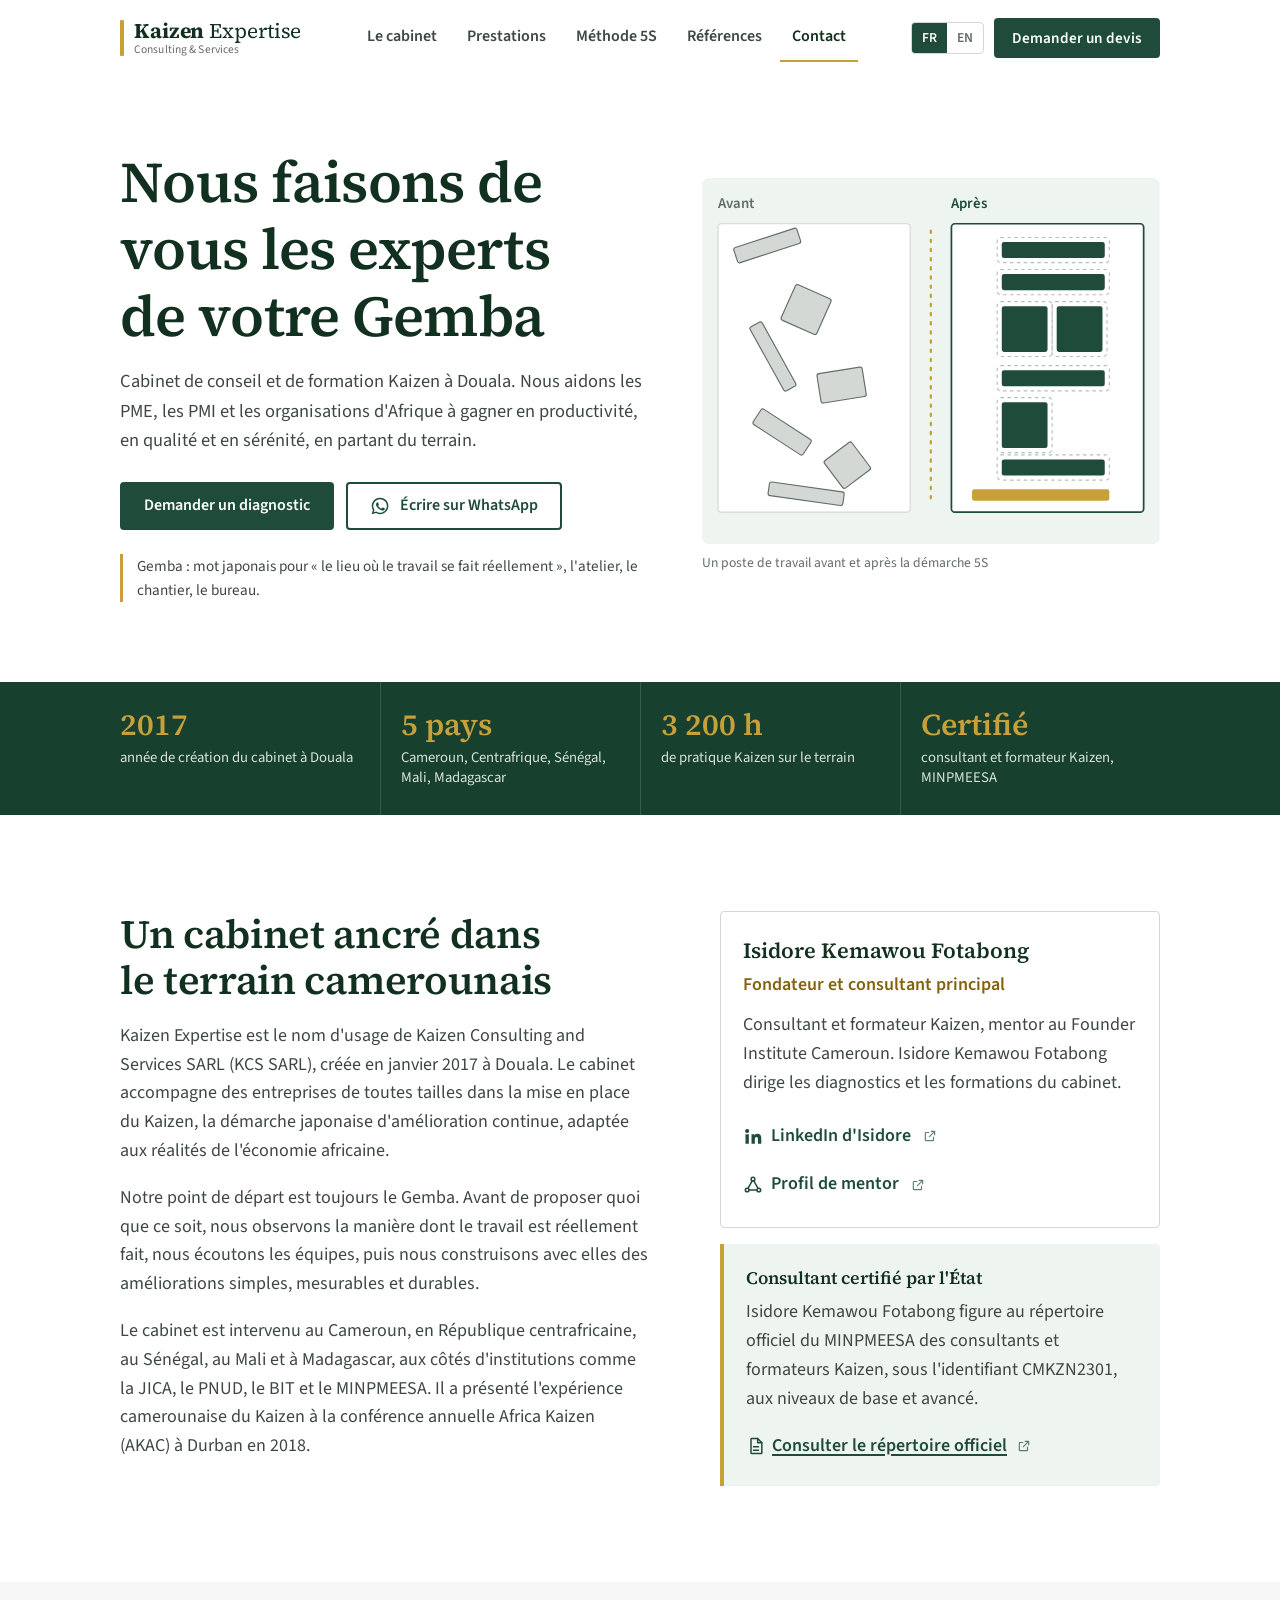
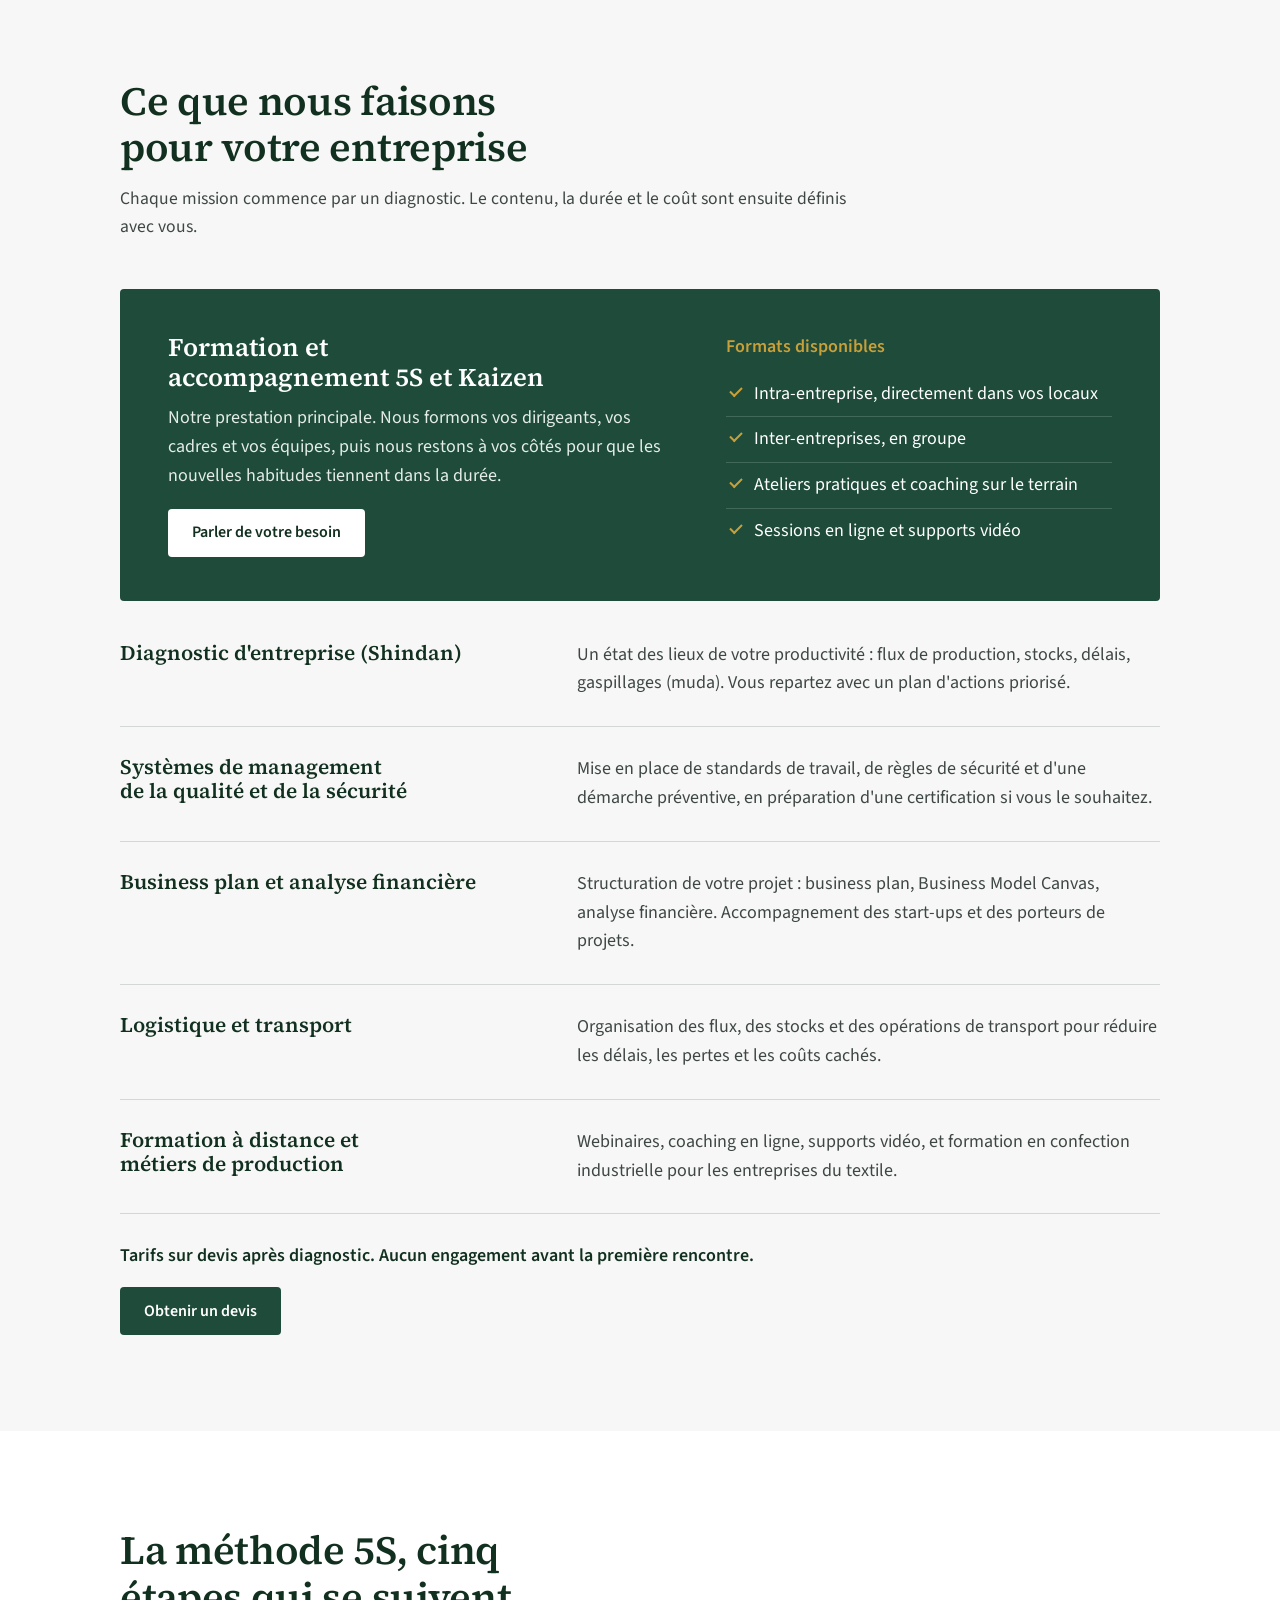
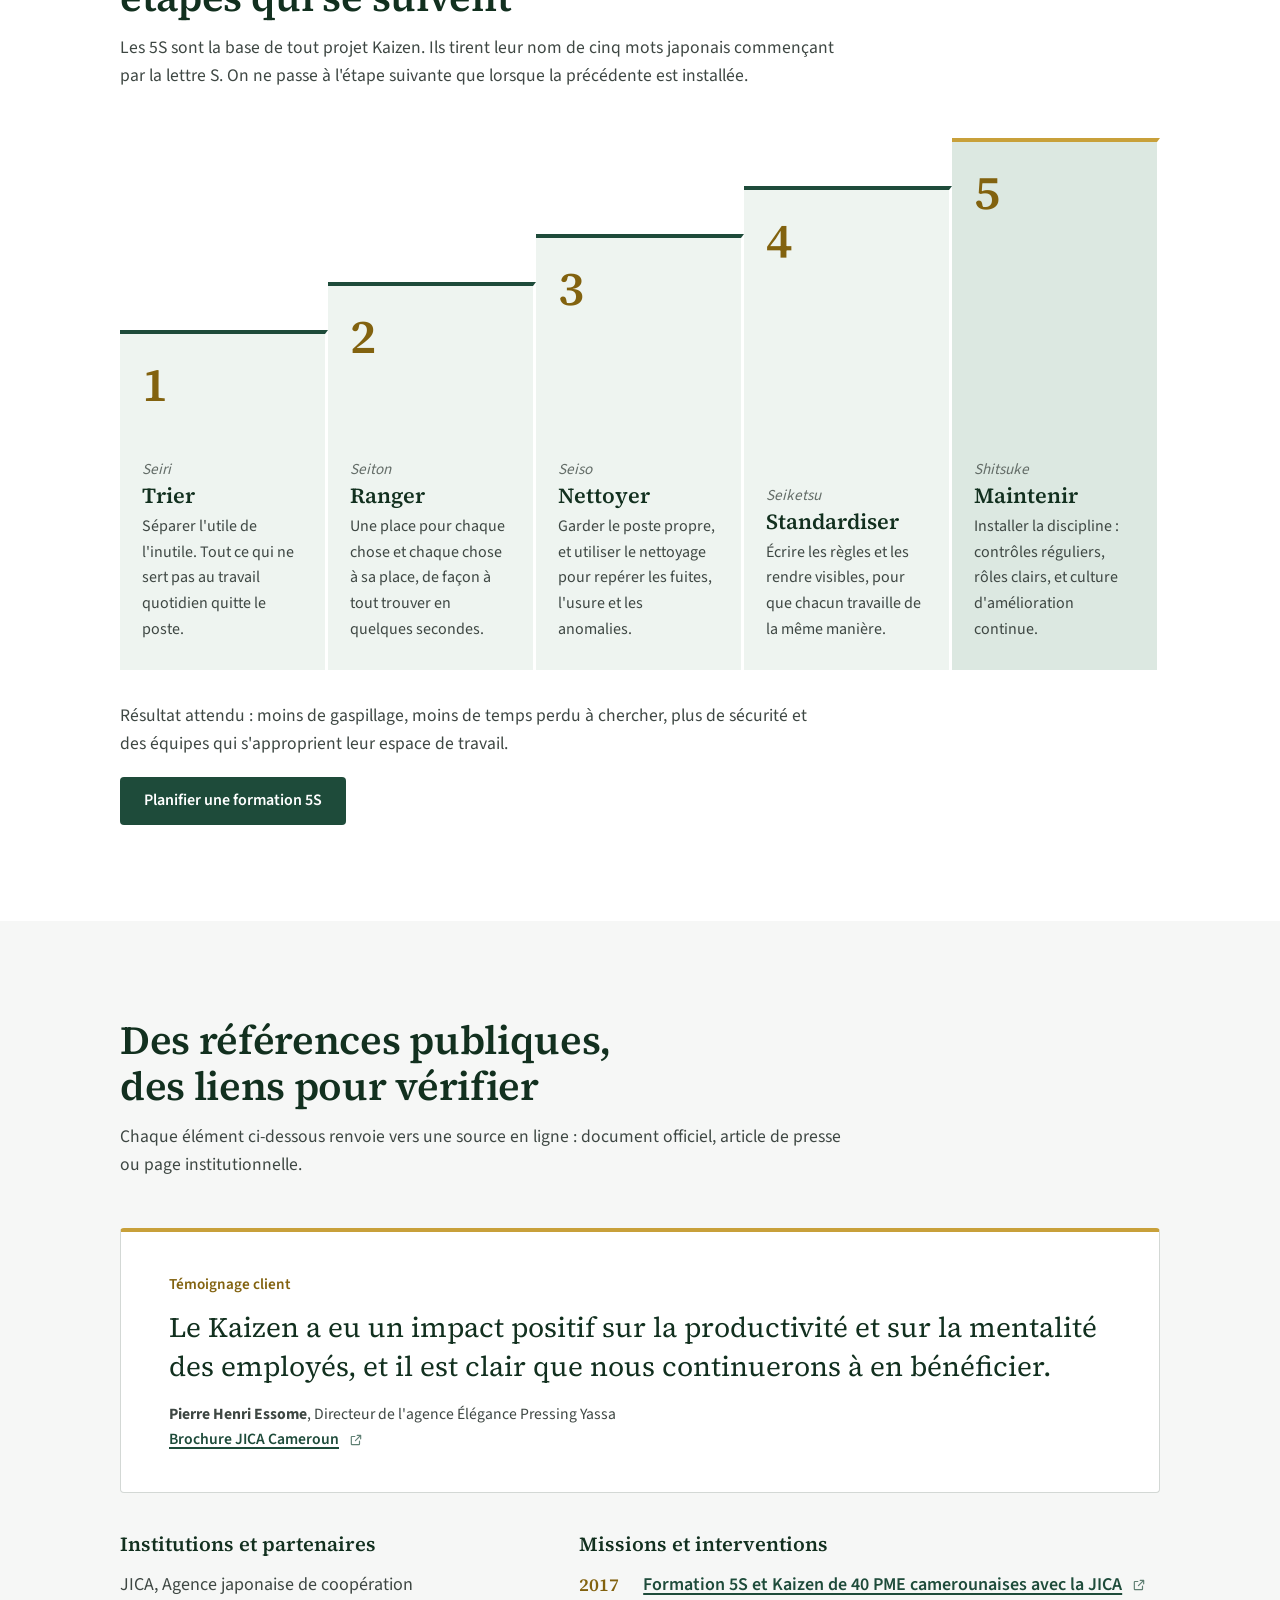
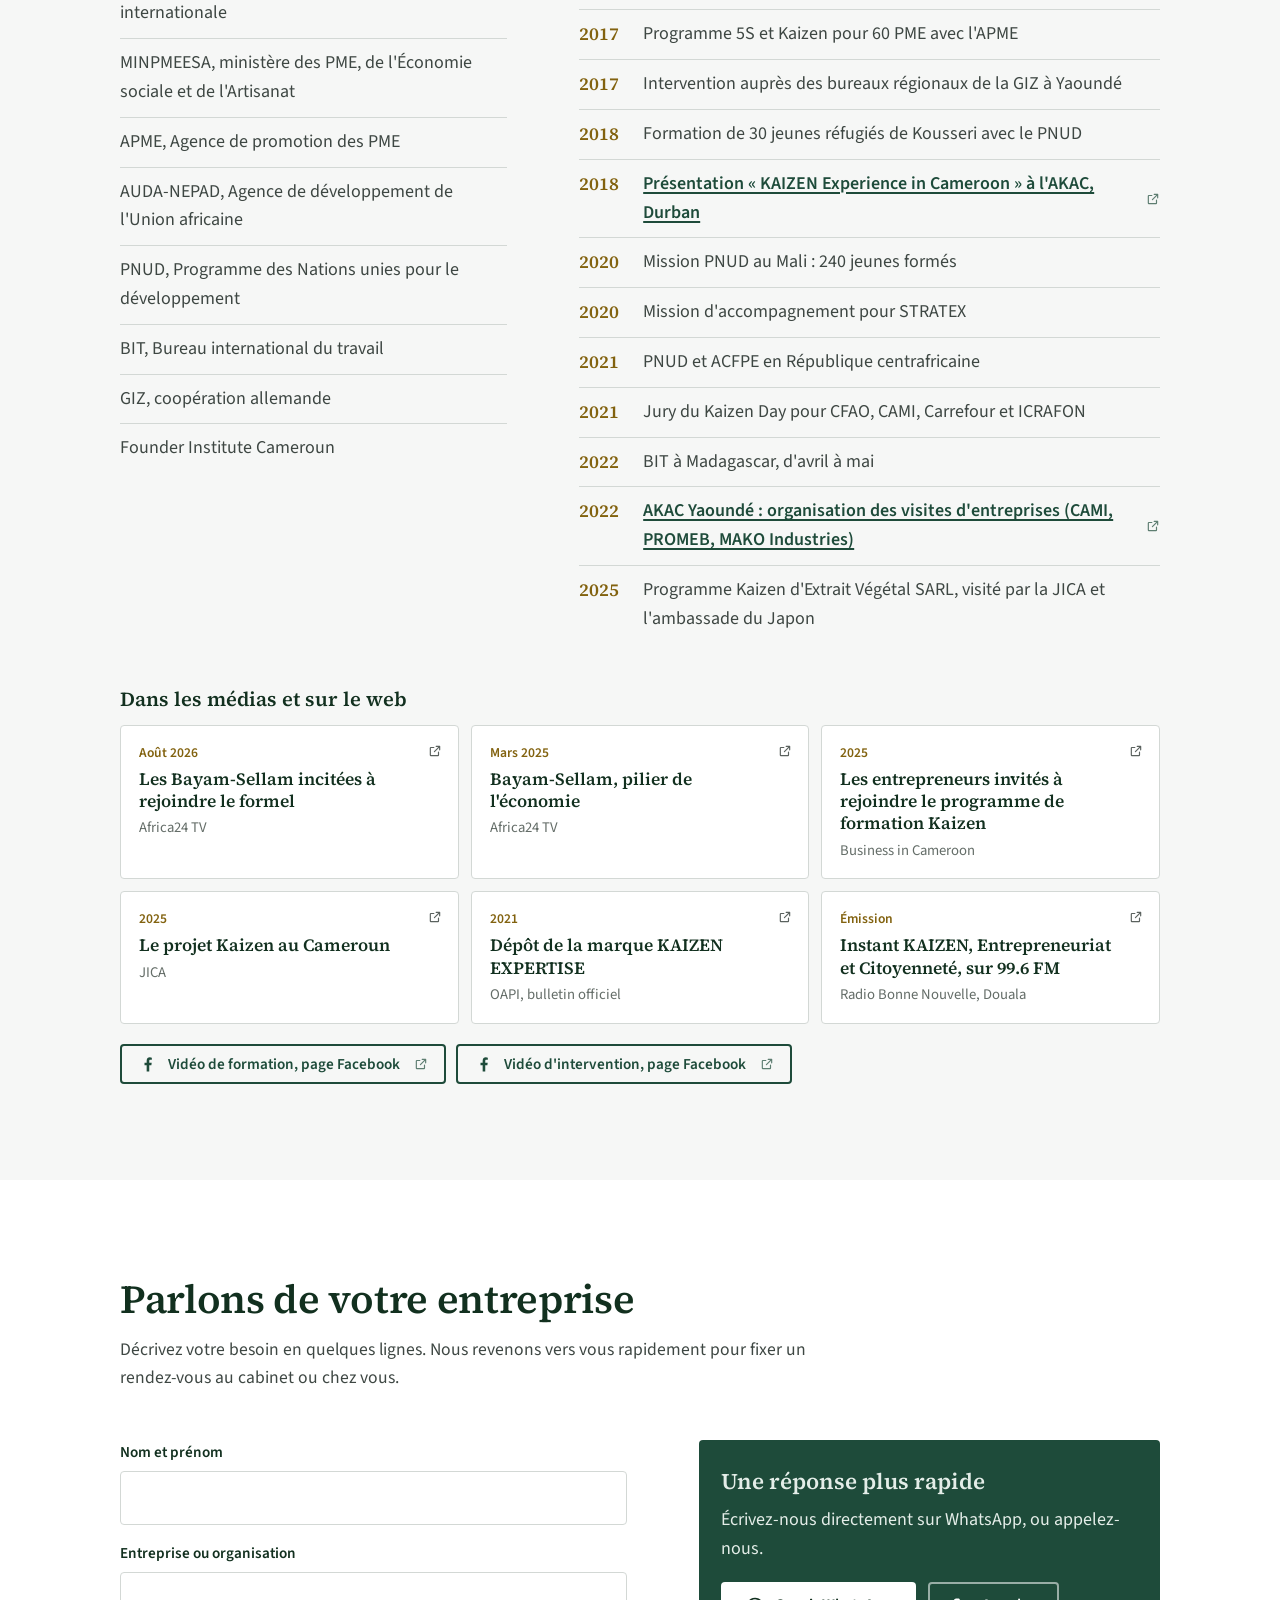
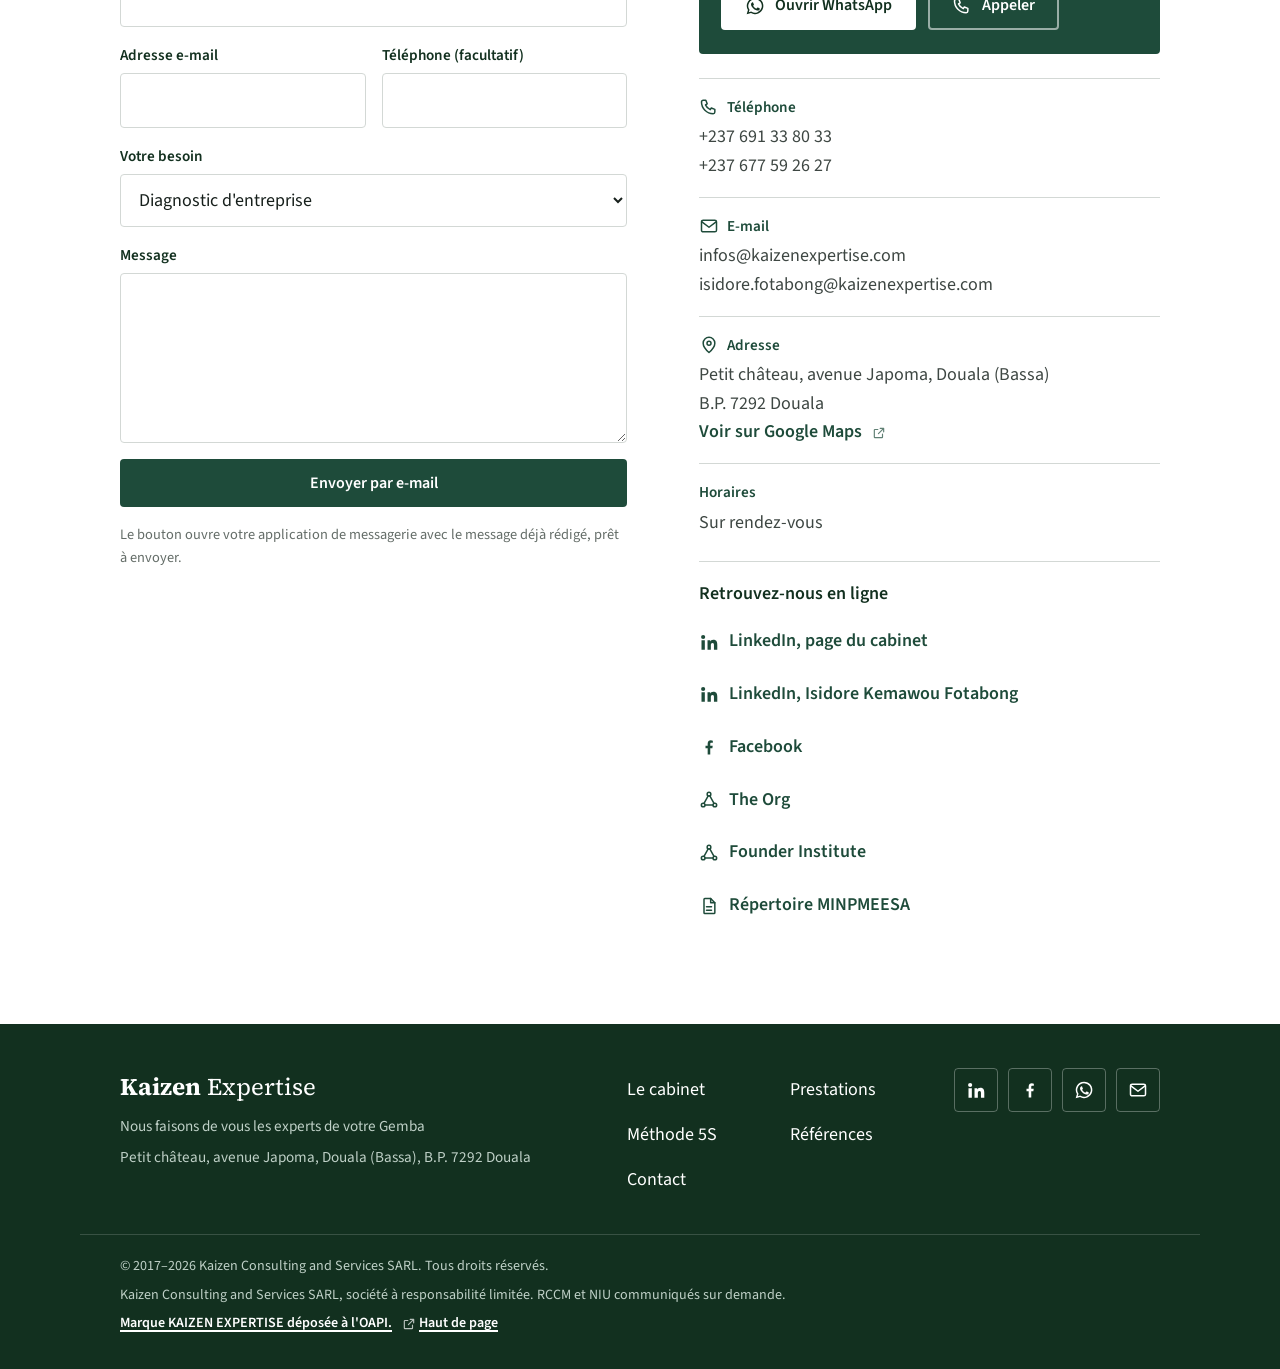
<file: fr/index.html>
<!DOCTYPE html><!--0ZMbKbcA0rVGB6o9FWzE3--><html lang="fr"><head><meta charSet="utf-8"/><meta name="viewport" content="width=device-width, initial-scale=1"/><link rel="stylesheet" href="/_next/static/css/95b9ab1df4242922.css" data-precedence="next"/><link rel="preload" as="script" fetchPriority="low" href="/_next/static/chunks/webpack-bdb4db0bf0ad3a68.js"/><script src="/_next/static/chunks/4bd1b696-c023c6e3521b1417.js" async=""></script><script src="/_next/static/chunks/255-1f92380adbc6ec99.js" async=""></script><script src="/_next/static/chunks/main-app-d47b8865022c6db0.js" async=""></script><script src="/_next/static/chunks/809-1d46f7ba0f1f2027.js" async=""></script><script src="/_next/static/chunks/app/%5Blocale%5D/page-9dd604c7587c431a.js" async=""></script><meta name="theme-color" content="#1E4B3A"/><meta name="color-scheme" content="light"/><title>Kaizen Expertise | Conseil et formation Kaizen, 5S et productivité à Douala</title><meta name="description" content="Cabinet camerounais de conseil et de formation Kaizen basé à Douala : 5S, diagnostic d&#x27;entreprise, qualité et productivité pour les PME, PMI et organisations en Afrique."/><link rel="canonical" href="https://kaizenexpertise.com/fr/"/><link rel="alternate" hrefLang="fr" href="https://kaizenexpertise.com/fr/"/><link rel="alternate" hrefLang="en" href="https://kaizenexpertise.com/en/"/><link rel="alternate" hrefLang="x-default" href="https://kaizenexpertise.com/fr/"/><meta property="og:title" content="Kaizen Expertise | Conseil et formation Kaizen, 5S et productivité à Douala"/><meta property="og:description" content="Cabinet camerounais de conseil et de formation Kaizen basé à Douala : 5S, diagnostic d&#x27;entreprise, qualité et productivité pour les PME, PMI et organisations en Afrique."/><meta property="og:url" content="https://kaizenexpertise.com/fr/"/><meta property="og:site_name" content="Kaizen Expertise"/><meta property="og:locale" content="fr_CM"/><meta property="og:type" content="website"/><meta name="twitter:card" content="summary"/><meta name="twitter:title" content="Kaizen Expertise | Conseil et formation Kaizen, 5S et productivité à Douala"/><meta name="twitter:description" content="Cabinet camerounais de conseil et de formation Kaizen basé à Douala : 5S, diagnostic d&#x27;entreprise, qualité et productivité pour les PME, PMI et organisations en Afrique."/><link rel="icon" href="/icon.svg"/><script src="/_next/static/chunks/polyfills-42372ed130431b0a.js" noModule=""></script></head><body><div hidden=""><!--$--><!--/$--></div><a class="skip-link" href="#main">Aller au contenu</a><header class="site-header"><div class="container header-inner"><a class="logo" href="#top" aria-label="Kaizen Expertise, retour en haut de page"><span class="logo-bar" aria-hidden="true"></span><span class="logo-text"><span class="logo-name"><strong>Kaizen</strong> Expertise</span><span class="logo-sub">Consulting &amp; Services</span></span></a><nav class="nav-desktop" aria-label="Navigation principale"><a href="#apropos">Le cabinet</a><a href="#services">Prestations</a><a href="#methode">Méthode 5S</a><a href="#references">Références</a><a href="#contact">Contact</a></nav><div class="header-actions"><a class="lang-switch" href="/en/" hrefLang="en" lang="en" aria-label="Changer de langue"><span class="is-on">FR</span><span class="">EN</span></a><a class="btn btn-primary btn-sm header-cta" href="#contact">Demander un devis</a><button type="button" class="menu-btn" aria-expanded="false" aria-controls="mobile-menu" aria-label="Ouvrir le menu"><svg width="20" height="20" viewBox="0 0 24 24" aria-hidden="true" focusable="false" fill="none" stroke="currentColor" stroke-width="2" stroke-linecap="round"><path d="M4 7h16M4 12h16M4 17h16"></path></svg></button></div></div><div id="mobile-menu" class="mobile-menu" hidden=""><nav class="container" aria-label="Navigation principale"><a href="#apropos">Le cabinet</a><a href="#services">Prestations</a><a href="#methode">Méthode 5S</a><a href="#references">Références</a><a href="#contact">Contact</a><a class="btn btn-primary" href="#contact">Demander un devis</a></nav></div></header><main id="main"><section class="hero" id="top"><div class="container hero-grid"><div class="hero-copy"><h1>Nous faisons de vous les experts de votre Gemba</h1><p class="lead">Cabinet de conseil et de formation Kaizen à Douala. Nous aidons les PME, les PMI et les organisations d&#x27;Afrique à gagner en productivité, en qualité et en sérénité, en partant du terrain.</p><div class="btn-row"><a class="btn btn-primary" href="#contact">Demander un diagnostic</a><a class="btn btn-outline" href="https://wa.me/237691338033?text=Bonjour%20Kaizen%20Expertise%2C%20je%20souhaite%20un%20diagnostic%20pour%20mon%20entreprise." target="_blank" rel="noopener noreferrer"><svg width="20" height="20" viewBox="0 0 24 24" aria-hidden="true" focusable="false" fill="currentColor"><path d="M12.04 2a9.9 9.9 0 0 0-8.5 14.9L2 22l5.2-1.5A9.9 9.9 0 1 0 12.04 2Zm0 1.8a8.1 8.1 0 1 1-4.2 15l-.3-.18-3 .87.9-2.9-.2-.3A8.1 8.1 0 0 1 12.04 3.8Zm-3.2 3.9c-.17 0-.45.06-.69.32-.24.26-.9.88-.9 2.15s.92 2.5 1.05 2.67c.13.17 1.8 2.85 4.43 3.88 2.2.87 2.64.7 3.12.65.48-.04 1.53-.63 1.75-1.23.22-.6.22-1.12.15-1.23-.06-.1-.24-.17-.5-.3-.27-.13-1.55-.77-1.8-.86-.24-.09-.41-.13-.59.13-.17.26-.68.86-.83 1.04-.15.17-.3.2-.57.07-.26-.13-1.1-.4-2.1-1.3-.78-.7-1.3-1.55-1.46-1.81-.15-.26-.02-.4.12-.53.12-.12.26-.3.39-.46.13-.15.17-.26.26-.44.09-.17.04-.33-.02-.46-.07-.13-.59-1.42-.8-1.94-.21-.5-.43-.44-.59-.45h-.5Z"></path></svg>Écrire sur WhatsApp<span class="sr-only"> <!-- -->(s&#x27;ouvre dans un nouvel onglet)</span></a></div><p class="gloss">Gemba : mot japonais pour « le lieu où le travail se fait réellement », l&#x27;atelier, le chantier, le bureau.</p></div><figure class="hero-figure"><svg class="gemba-svg" viewBox="0 0 400 320" role="img" aria-label="Schéma d&#x27;un poste de travail avant et après la démarche 5S : des objets dispersés, puis des objets alignés et rangés." xmlns="http://www.w3.org/2000/svg"><rect x="0" y="0" width="400" height="320" rx="6" fill="var(--green-50)"></rect><rect x="14" y="40" width="168" height="252" rx="3" fill="#fff" stroke="var(--grey-300)"></rect><rect x="218" y="40" width="168" height="252" rx="3" fill="#fff" stroke="var(--green-700)" stroke-width="1.5"></rect><text x="14" y="26" class="gemba-label">Avant</text><text x="218" y="26" class="gemba-label gemba-label--after">Après</text><line x1="200" y1="46" x2="200" y2="286" stroke="var(--gold-500)" stroke-width="2" stroke-dasharray="2 6" stroke-linecap="round"></line><rect x="28" y="52" width="58" height="14" rx="2" fill="var(--grey-300)" stroke="var(--grey-500)" transform="rotate(-18 57 59)"></rect><rect x="74" y="98" width="34" height="34" rx="2" fill="var(--grey-300)" stroke="var(--grey-500)" transform="rotate(24 91 115)"></rect><rect x="30" y="150" width="64" height="12" rx="2" fill="var(--grey-300)" stroke="var(--grey-500)" transform="rotate(61 62 156)"></rect><rect x="102" y="168" width="40" height="26" rx="2" fill="var(--grey-300)" stroke="var(--grey-500)" transform="rotate(-9 122 181)"></rect><rect x="44" y="214" width="52" height="16" rx="2" fill="var(--grey-300)" stroke="var(--grey-500)" transform="rotate(33 70 222)"></rect><rect x="112" y="236" width="30" height="30" rx="2" fill="var(--grey-300)" stroke="var(--grey-500)" transform="rotate(-37 127 251)"></rect><rect x="58" y="270" width="66" height="12" rx="2" fill="var(--grey-300)" stroke="var(--grey-500)" transform="rotate(8 91 276)"></rect><g><rect x="258" y="52" width="98" height="22" rx="3" fill="none" stroke="var(--green-700)" stroke-opacity=".35" stroke-dasharray="3 3"></rect><rect x="262" y="56" width="90" height="14" rx="2" fill="var(--green-700)"></rect></g><g><rect x="258" y="80" width="98" height="22" rx="3" fill="none" stroke="var(--green-700)" stroke-opacity=".35" stroke-dasharray="3 3"></rect><rect x="262" y="84" width="90" height="14" rx="2" fill="var(--green-700)"></rect></g><g><rect x="258" y="108" width="48" height="48" rx="3" fill="none" stroke="var(--green-700)" stroke-opacity=".35" stroke-dasharray="3 3"></rect><rect x="262" y="112" width="40" height="40" rx="2" fill="var(--green-700)"></rect></g><g><rect x="306" y="108" width="48" height="48" rx="3" fill="none" stroke="var(--green-700)" stroke-opacity=".35" stroke-dasharray="3 3"></rect><rect x="310" y="112" width="40" height="40" rx="2" fill="var(--green-700)"></rect></g><g><rect x="258" y="164" width="98" height="22" rx="3" fill="none" stroke="var(--green-700)" stroke-opacity=".35" stroke-dasharray="3 3"></rect><rect x="262" y="168" width="90" height="14" rx="2" fill="var(--green-700)"></rect></g><g><rect x="258" y="192" width="48" height="48" rx="3" fill="none" stroke="var(--green-700)" stroke-opacity=".35" stroke-dasharray="3 3"></rect><rect x="262" y="196" width="40" height="40" rx="2" fill="var(--green-700)"></rect></g><g><rect x="258" y="242" width="98" height="22" rx="3" fill="none" stroke="var(--green-700)" stroke-opacity=".35" stroke-dasharray="3 3"></rect><rect x="262" y="246" width="90" height="14" rx="2" fill="var(--green-700)"></rect></g><rect x="236" y="272" width="120" height="10" rx="2" fill="var(--gold-500)"></rect></svg><figcaption>Un poste de travail avant et après la démarche 5S</figcaption></figure></div><div class="stats"><dl class="container stats-grid"><div><dt>2017</dt><dd>année de création du cabinet à Douala</dd></div><div><dt>5 pays</dt><dd>Cameroun, Centrafrique, Sénégal, Mali, Madagascar</dd></div><div><dt>3 200 h</dt><dd>de pratique Kaizen sur le terrain</dd></div><div><dt>Certifié</dt><dd>consultant et formateur Kaizen, MINPMEESA</dd></div></dl></div></section><section class="section" id="apropos"><div class="container about-grid"><div class="about-text"><h2>Un cabinet ancré dans le terrain camerounais</h2><p>Kaizen Expertise est le nom d&#x27;usage de Kaizen Consulting and Services SARL (KCS SARL), créée en janvier 2017 à Douala. Le cabinet accompagne des entreprises de toutes tailles dans la mise en place du Kaizen, la démarche japonaise d&#x27;amélioration continue, adaptée aux réalités de l&#x27;économie africaine.</p><p>Notre point de départ est toujours le Gemba. Avant de proposer quoi que ce soit, nous observons la manière dont le travail est réellement fait, nous écoutons les équipes, puis nous construisons avec elles des améliorations simples, mesurables et durables.</p><p>Le cabinet est intervenu au Cameroun, en République centrafricaine, au Sénégal, au Mali et à Madagascar, aux côtés d&#x27;institutions comme la JICA, le PNUD, le BIT et le MINPMEESA. Il a présenté l&#x27;expérience camerounaise du Kaizen à la conférence annuelle Africa Kaizen (AKAC) à Durban en 2018.</p></div><aside class="about-side"><div class="person"><p class="person-name">Isidore Kemawou Fotabong</p><p class="person-role">Fondateur et consultant principal</p><p>Consultant et formateur Kaizen, mentor au Founder Institute Cameroun. Isidore Kemawou Fotabong dirige les diagnostics et les formations du cabinet.</p><ul class="inline-links"><li><a href="https://www.linkedin.com/in/isidore-kemawou-fotabong-5647b412" target="_blank" rel="noopener noreferrer"><svg width="20" height="20" viewBox="0 0 24 24" aria-hidden="true" focusable="false" fill="currentColor"><path d="M4.98 3.5a2.5 2.5 0 1 1 0 5 2.5 2.5 0 0 1 0-5ZM3 9.75h4v11.5H3V9.75Zm6.5 0h3.83v1.57h.05c.53-1 1.84-2.07 3.78-2.07 4.04 0 4.79 2.66 4.79 6.12v5.88h-4v-5.2c0-1.24-.02-2.84-1.73-2.84-1.73 0-2 1.35-2 2.75v5.29h-4V9.75Z"></path></svg> <!-- -->LinkedIn d&#x27;Isidore<svg width="14" height="14" viewBox="0 0 24 24" aria-hidden="true" focusable="false" fill="none" stroke="currentColor" stroke-width="2" stroke-linecap="round" stroke-linejoin="round" class="ext-icon"><path d="M14 4h6v6M20 4l-9 9M18 14v5a1 1 0 0 1-1 1H5a1 1 0 0 1-1-1V7a1 1 0 0 1 1-1h5"></path></svg><span class="sr-only"> <!-- -->(s&#x27;ouvre dans un nouvel onglet)</span></a></li><li><a href="https://fi.co/mentors/10622" target="_blank" rel="noopener noreferrer"><svg width="20" height="20" viewBox="0 0 24 24" aria-hidden="true" focusable="false" fill="none" stroke="currentColor" stroke-width="1.8" stroke-linecap="round" stroke-linejoin="round"><circle cx="12" cy="5" r="2.2"></circle><circle cx="5" cy="18" r="2.2"></circle><circle cx="19" cy="18" r="2.2"></circle><path d="M11 7 6 16M13 7l5 9M7.2 18h9.6"></path></svg> <!-- -->Profil de mentor<svg width="14" height="14" viewBox="0 0 24 24" aria-hidden="true" focusable="false" fill="none" stroke="currentColor" stroke-width="2" stroke-linecap="round" stroke-linejoin="round" class="ext-icon"><path d="M14 4h6v6M20 4l-9 9M18 14v5a1 1 0 0 1-1 1H5a1 1 0 0 1-1-1V7a1 1 0 0 1 1-1h5"></path></svg><span class="sr-only"> <!-- -->(s&#x27;ouvre dans un nouvel onglet)</span></a></li></ul></div><div class="cert"><p class="cert-title">Consultant certifié par l&#x27;État</p><p>Isidore Kemawou Fotabong figure au répertoire officiel du MINPMEESA des consultants et formateurs Kaizen, sous l&#x27;identifiant CMKZN2301, aux niveaux de base et avancé.</p><a href="https://www.minpmeesa.cm/site/kaizen/consultants-et-formateurs/" class="text-link" target="_blank" rel="noopener noreferrer"><svg width="20" height="20" viewBox="0 0 24 24" aria-hidden="true" focusable="false" fill="none" stroke="currentColor" stroke-width="1.8" stroke-linecap="round" stroke-linejoin="round"><path d="M7 3h7l5 5v12a1 1 0 0 1-1 1H7a1 1 0 0 1-1-1V4a1 1 0 0 1 1-1Z"></path><path d="M14 3v5h5M9 13h6M9 17h6"></path></svg> <!-- -->Consulter le répertoire officiel<svg width="14" height="14" viewBox="0 0 24 24" aria-hidden="true" focusable="false" fill="none" stroke="currentColor" stroke-width="2" stroke-linecap="round" stroke-linejoin="round" class="ext-icon"><path d="M14 4h6v6M20 4l-9 9M18 14v5a1 1 0 0 1-1 1H5a1 1 0 0 1-1-1V7a1 1 0 0 1 1-1h5"></path></svg><span class="sr-only"> <!-- -->(s&#x27;ouvre dans un nouvel onglet)</span></a></div></aside></div></section><section class="section section-tint" id="services"><div class="container"><div class="section-head"><h2>Ce que nous faisons pour votre entreprise</h2><p class="section-intro">Chaque mission commence par un diagnostic. Le contenu, la durée et le coût sont ensuite définis avec vous.</p></div><div class="featured"><div><h3>Formation et accompagnement 5S et Kaizen</h3><p>Notre prestation principale. Nous formons vos dirigeants, vos cadres et vos équipes, puis nous restons à vos côtés pour que les nouvelles habitudes tiennent dans la durée.</p><a class="btn btn-light" href="#contact">Parler de votre besoin</a></div><div><p class="featured-sub">Formats disponibles</p><ul class="checklist"><li>Intra-entreprise, directement dans vos locaux</li><li>Inter-entreprises, en groupe</li><li>Ateliers pratiques et coaching sur le terrain</li><li>Sessions en ligne et supports vidéo</li></ul></div></div><ul class="service-list"><li><h3>Diagnostic d&#x27;entreprise (Shindan)</h3><p>Un état des lieux de votre productivité : flux de production, stocks, délais, gaspillages (muda). Vous repartez avec un plan d&#x27;actions priorisé.</p></li><li><h3>Systèmes de management de la qualité et de la sécurité</h3><p>Mise en place de standards de travail, de règles de sécurité et d&#x27;une démarche préventive, en préparation d&#x27;une certification si vous le souhaitez.</p></li><li><h3>Business plan et analyse financière</h3><p>Structuration de votre projet : business plan, Business Model Canvas, analyse financière. Accompagnement des start-ups et des porteurs de projets.</p></li><li><h3>Logistique et transport</h3><p>Organisation des flux, des stocks et des opérations de transport pour réduire les délais, les pertes et les coûts cachés.</p></li><li><h3>Formation à distance et métiers de production</h3><p>Webinaires, coaching en ligne, supports vidéo, et formation en confection industrielle pour les entreprises du textile.</p></li></ul><div class="pricing"><p>Tarifs sur devis après diagnostic. Aucun engagement avant la première rencontre.</p><a class="btn btn-primary" href="#contact">Obtenir un devis</a></div></div></section><section class="section" id="methode"><div class="container"><div class="section-head"><h2>La méthode 5S, cinq étapes qui se suivent</h2><p class="section-intro">Les 5S sont la base de tout projet Kaizen. Ils tirent leur nom de cinq mots japonais commençant par la lettre S. On ne passe à l&#x27;étape suivante que lorsque la précédente est installée.</p></div><ol class="stairs"><li style="--i:0"><span class="stair-num" aria-hidden="true">1</span><p class="stair-jp" lang="ja-Latn">Seiri</p><h3>Trier</h3><p>Séparer l&#x27;utile de l&#x27;inutile. Tout ce qui ne sert pas au travail quotidien quitte le poste.</p></li><li style="--i:1"><span class="stair-num" aria-hidden="true">2</span><p class="stair-jp" lang="ja-Latn">Seiton</p><h3>Ranger</h3><p>Une place pour chaque chose et chaque chose à sa place, de façon à tout trouver en quelques secondes.</p></li><li style="--i:2"><span class="stair-num" aria-hidden="true">3</span><p class="stair-jp" lang="ja-Latn">Seiso</p><h3>Nettoyer</h3><p>Garder le poste propre, et utiliser le nettoyage pour repérer les fuites, l&#x27;usure et les anomalies.</p></li><li style="--i:3"><span class="stair-num" aria-hidden="true">4</span><p class="stair-jp" lang="ja-Latn">Seiketsu</p><h3>Standardiser</h3><p>Écrire les règles et les rendre visibles, pour que chacun travaille de la même manière.</p></li><li style="--i:4"><span class="stair-num" aria-hidden="true">5</span><p class="stair-jp" lang="ja-Latn">Shitsuke</p><h3>Maintenir</h3><p>Installer la discipline : contrôles réguliers, rôles clairs, et culture d&#x27;amélioration continue.</p></li></ol><div class="method-foot"><p>Résultat attendu : moins de gaspillage, moins de temps perdu à chercher, plus de sécurité et des équipes qui s&#x27;approprient leur espace de travail.</p><a class="btn btn-primary" href="#contact">Planifier une formation 5S</a></div></div></section><section class="section section-tint" id="references"><div class="container"><div class="section-head"><h2>Des références publiques, des liens pour vérifier</h2><p class="section-intro">Chaque élément ci-dessous renvoie vers une source en ligne : document officiel, article de presse ou page institutionnelle.</p></div><figure class="quote"><figcaption class="quote-title">Témoignage client</figcaption><blockquote><p>Le Kaizen a eu un impact positif sur la productivité et sur la mentalité des employés, et il est clair que nous continuerons à en bénéficier.</p></blockquote><p class="quote-by"><strong>Pierre Henri Essome</strong>, <!-- -->Directeur de l&#x27;agence Élégance Pressing Yassa<br/><a href="https://www.jica.go.jp/Resource/cameroon/english/office/others/c8h0vm00009vxtjj-att/brochure_01_en.pdf" class="text-link" target="_blank" rel="noopener noreferrer">Brochure JICA Cameroun<svg width="14" height="14" viewBox="0 0 24 24" aria-hidden="true" focusable="false" fill="none" stroke="currentColor" stroke-width="2" stroke-linecap="round" stroke-linejoin="round" class="ext-icon"><path d="M14 4h6v6M20 4l-9 9M18 14v5a1 1 0 0 1-1 1H5a1 1 0 0 1-1-1V7a1 1 0 0 1 1-1h5"></path></svg><span class="sr-only"> <!-- -->(s&#x27;ouvre dans un nouvel onglet)</span></a></p></figure><div class="ref-grid"><div><h3>Institutions et partenaires</h3><ul class="plain-list"><li>JICA, Agence japonaise de coopération internationale</li><li>MINPMEESA, ministère des PME, de l&#x27;Économie sociale et de l&#x27;Artisanat</li><li>APME, Agence de promotion des PME</li><li>AUDA-NEPAD, Agence de développement de l&#x27;Union africaine</li><li>PNUD, Programme des Nations unies pour le développement</li><li>BIT, Bureau international du travail</li><li>GIZ, coopération allemande</li><li>Founder Institute Cameroun</li></ul></div><div><h3>Missions et interventions</h3><ul class="timeline"><li><span class="tl-year">2017</span><span class="tl-text"><a href="https://www.jica.go.jp/english/activities/issues/private_sec/__icsFiles/afieldfile/2025/02/27/20210720_01_01_e.pdf" class="text-link" target="_blank" rel="noopener noreferrer">Formation 5S et Kaizen de 40 PME camerounaises avec la JICA<svg width="14" height="14" viewBox="0 0 24 24" aria-hidden="true" focusable="false" fill="none" stroke="currentColor" stroke-width="2" stroke-linecap="round" stroke-linejoin="round" class="ext-icon"><path d="M14 4h6v6M20 4l-9 9M18 14v5a1 1 0 0 1-1 1H5a1 1 0 0 1-1-1V7a1 1 0 0 1 1-1h5"></path></svg><span class="sr-only"> <!-- -->(s&#x27;ouvre dans un nouvel onglet)</span></a></span></li><li><span class="tl-year">2017</span><span class="tl-text">Programme 5S et Kaizen pour 60 PME avec l&#x27;APME</span></li><li><span class="tl-year">2017</span><span class="tl-text">Intervention auprès des bureaux régionaux de la GIZ à Yaoundé</span></li><li><span class="tl-year">2018</span><span class="tl-text">Formation de 30 jeunes réfugiés de Kousseri avec le PNUD</span></li><li><span class="tl-year">2018</span><span class="tl-text"><a href="https://www.nepad.org/file-download/download/public/116086" class="text-link" target="_blank" rel="noopener noreferrer">Présentation « KAIZEN Experience in Cameroon » à l&#x27;AKAC, Durban<svg width="14" height="14" viewBox="0 0 24 24" aria-hidden="true" focusable="false" fill="none" stroke="currentColor" stroke-width="2" stroke-linecap="round" stroke-linejoin="round" class="ext-icon"><path d="M14 4h6v6M20 4l-9 9M18 14v5a1 1 0 0 1-1 1H5a1 1 0 0 1-1-1V7a1 1 0 0 1 1-1h5"></path></svg><span class="sr-only"> <!-- -->(s&#x27;ouvre dans un nouvel onglet)</span></a></span></li><li><span class="tl-year">2020</span><span class="tl-text">Mission PNUD au Mali : 240 jeunes formés</span></li><li><span class="tl-year">2020</span><span class="tl-text">Mission d&#x27;accompagnement pour STRATEX</span></li><li><span class="tl-year">2021</span><span class="tl-text">PNUD et ACFPE en République centrafricaine</span></li><li><span class="tl-year">2021</span><span class="tl-text">Jury du Kaizen Day pour CFAO, CAMI, Carrefour et ICRAFON</span></li><li><span class="tl-year">2022</span><span class="tl-text">BIT à Madagascar, d&#x27;avril à mai</span></li><li><span class="tl-year">2022</span><span class="tl-text"><a href="https://www.nepad.org/file-download/download/public/135573" class="text-link" target="_blank" rel="noopener noreferrer">AKAC Yaoundé : organisation des visites d&#x27;entreprises (CAMI, PROMEB, MAKO Industries)<svg width="14" height="14" viewBox="0 0 24 24" aria-hidden="true" focusable="false" fill="none" stroke="currentColor" stroke-width="2" stroke-linecap="round" stroke-linejoin="round" class="ext-icon"><path d="M14 4h6v6M20 4l-9 9M18 14v5a1 1 0 0 1-1 1H5a1 1 0 0 1-1-1V7a1 1 0 0 1 1-1h5"></path></svg><span class="sr-only"> <!-- -->(s&#x27;ouvre dans un nouvel onglet)</span></a></span></li><li><span class="tl-year">2025</span><span class="tl-text">Programme Kaizen d&#x27;Extrait Végétal SARL, visité par la JICA et l&#x27;ambassade du Japon</span></li></ul></div></div><h3 class="ref-sub">Dans les médias et sur le web</h3><ul class="media-list"><li><a href="https://africa24tv.com/cameroun-les-bayam-sellam-incitees-a-rejoindre-le-formel/" class="media-card" target="_blank" rel="noopener noreferrer"><span class="media-date">Août 2026</span><span class="media-title">Les Bayam-Sellam incitées à rejoindre le formel</span><span class="media-source">Africa24 TV</span><svg width="14" height="14" viewBox="0 0 24 24" aria-hidden="true" focusable="false" fill="none" stroke="currentColor" stroke-width="2" stroke-linecap="round" stroke-linejoin="round" class="ext-icon"><path d="M14 4h6v6M20 4l-9 9M18 14v5a1 1 0 0 1-1 1H5a1 1 0 0 1-1-1V7a1 1 0 0 1 1-1h5"></path></svg><span class="sr-only"> <!-- -->(s&#x27;ouvre dans un nouvel onglet)</span></a></li><li><a href="https://africa24tv.com/cameroun-bayam-sellam-pilier-de-leconomie/" class="media-card" target="_blank" rel="noopener noreferrer"><span class="media-date">Mars 2025</span><span class="media-title">Bayam-Sellam, pilier de l&#x27;économie</span><span class="media-source">Africa24 TV</span><svg width="14" height="14" viewBox="0 0 24 24" aria-hidden="true" focusable="false" fill="none" stroke="currentColor" stroke-width="2" stroke-linecap="round" stroke-linejoin="round" class="ext-icon"><path d="M14 4h6v6M20 4l-9 9M18 14v5a1 1 0 0 1-1 1H5a1 1 0 0 1-1-1V7a1 1 0 0 1 1-1h5"></path></svg><span class="sr-only"> <!-- -->(s&#x27;ouvre dans un nouvel onglet)</span></a></li><li><a href="https://www.businessincameroon.com/cooperation/2701-15665-entrepreneurs-called-to-join-kaizen-training-programme-targeting-efficiency-in-cameroon-s-growing-sme-sector" class="media-card" target="_blank" rel="noopener noreferrer"><span class="media-date">2025</span><span class="media-title">Les entrepreneurs invités à rejoindre le programme de formation Kaizen</span><span class="media-source">Business in Cameroon</span><svg width="14" height="14" viewBox="0 0 24 24" aria-hidden="true" focusable="false" fill="none" stroke="currentColor" stroke-width="2" stroke-linecap="round" stroke-linejoin="round" class="ext-icon"><path d="M14 4h6v6M20 4l-9 9M18 14v5a1 1 0 0 1-1 1H5a1 1 0 0 1-1-1V7a1 1 0 0 1 1-1h5"></path></svg><span class="sr-only"> <!-- -->(s&#x27;ouvre dans un nouvel onglet)</span></a></li><li><a href="https://www.jica.go.jp/english/activities/issues/private_sec/aki_20250317.html" class="media-card" target="_blank" rel="noopener noreferrer"><span class="media-date">2025</span><span class="media-title">Le projet Kaizen au Cameroun</span><span class="media-source">JICA</span><svg width="14" height="14" viewBox="0 0 24 24" aria-hidden="true" focusable="false" fill="none" stroke="currentColor" stroke-width="2" stroke-linecap="round" stroke-linejoin="round" class="ext-icon"><path d="M14 4h6v6M20 4l-9 9M18 14v5a1 1 0 0 1-1 1H5a1 1 0 0 1-1-1V7a1 1 0 0 1 1-1h5"></path></svg><span class="sr-only"> <!-- -->(s&#x27;ouvre dans un nouvel onglet)</span></a></li><li><a href="http://siege.oapi.int/oapibopi/bopi/nomcom/BOPI_11NC2021.pdf" class="media-card" target="_blank" rel="noopener noreferrer"><span class="media-date">2021</span><span class="media-title">Dépôt de la marque KAIZEN EXPERTISE</span><span class="media-source">OAPI, bulletin officiel</span><svg width="14" height="14" viewBox="0 0 24 24" aria-hidden="true" focusable="false" fill="none" stroke="currentColor" stroke-width="2" stroke-linecap="round" stroke-linejoin="round" class="ext-icon"><path d="M14 4h6v6M20 4l-9 9M18 14v5a1 1 0 0 1-1 1H5a1 1 0 0 1-1-1V7a1 1 0 0 1 1-1h5"></path></svg><span class="sr-only"> <!-- -->(s&#x27;ouvre dans un nouvel onglet)</span></a></li><li><a href="https://radiobonnenouvelle.org" class="media-card" target="_blank" rel="noopener noreferrer"><span class="media-date">Émission</span><span class="media-title">Instant KAIZEN, Entrepreneuriat et Citoyenneté, sur 99.6 FM</span><span class="media-source">Radio Bonne Nouvelle, Douala</span><svg width="14" height="14" viewBox="0 0 24 24" aria-hidden="true" focusable="false" fill="none" stroke="currentColor" stroke-width="2" stroke-linecap="round" stroke-linejoin="round" class="ext-icon"><path d="M14 4h6v6M20 4l-9 9M18 14v5a1 1 0 0 1-1 1H5a1 1 0 0 1-1-1V7a1 1 0 0 1 1-1h5"></path></svg><span class="sr-only"> <!-- -->(s&#x27;ouvre dans un nouvel onglet)</span></a></li></ul><ul class="video-links"><li><a href="https://www.facebook.com/KAIZENEXPERTISE/videos/1025831505842426/" class="btn btn-outline btn-sm" target="_blank" rel="noopener noreferrer"><svg width="20" height="20" viewBox="0 0 24 24" aria-hidden="true" focusable="false" fill="currentColor"><path d="M13.5 21v-7.6h2.55l.4-3h-2.95V8.5c0-.87.24-1.46 1.5-1.46h1.6V4.36A21 21 0 0 0 14.28 4c-2.3 0-3.88 1.4-3.88 3.98v2.42H7.8v3h2.6V21h3.1Z"></path></svg> <!-- -->Vidéo de formation, page Facebook<svg width="14" height="14" viewBox="0 0 24 24" aria-hidden="true" focusable="false" fill="none" stroke="currentColor" stroke-width="2" stroke-linecap="round" stroke-linejoin="round" class="ext-icon"><path d="M14 4h6v6M20 4l-9 9M18 14v5a1 1 0 0 1-1 1H5a1 1 0 0 1-1-1V7a1 1 0 0 1 1-1h5"></path></svg><span class="sr-only"> <!-- -->(s&#x27;ouvre dans un nouvel onglet)</span></a></li><li><a href="https://www.facebook.com/KAIZENEXPERTISE/videos/837343888020973/" class="btn btn-outline btn-sm" target="_blank" rel="noopener noreferrer"><svg width="20" height="20" viewBox="0 0 24 24" aria-hidden="true" focusable="false" fill="currentColor"><path d="M13.5 21v-7.6h2.55l.4-3h-2.95V8.5c0-.87.24-1.46 1.5-1.46h1.6V4.36A21 21 0 0 0 14.28 4c-2.3 0-3.88 1.4-3.88 3.98v2.42H7.8v3h2.6V21h3.1Z"></path></svg> <!-- -->Vidéo d&#x27;intervention, page Facebook<svg width="14" height="14" viewBox="0 0 24 24" aria-hidden="true" focusable="false" fill="none" stroke="currentColor" stroke-width="2" stroke-linecap="round" stroke-linejoin="round" class="ext-icon"><path d="M14 4h6v6M20 4l-9 9M18 14v5a1 1 0 0 1-1 1H5a1 1 0 0 1-1-1V7a1 1 0 0 1 1-1h5"></path></svg><span class="sr-only"> <!-- -->(s&#x27;ouvre dans un nouvel onglet)</span></a></li></ul></div></section><section class="section" id="contact"><div class="container"><div class="section-head"><h2>Parlons de votre entreprise</h2><p class="section-intro">Décrivez votre besoin en quelques lignes. Nous revenons vers vous rapidement pour fixer un rendez-vous au cabinet ou chez vous.</p></div><div class="contact-grid"><div class="contact-form-wrap"><form class="form"><div class="field"><label for="f-name">Nom et prénom</label><input id="f-name" type="text" autoComplete="name" required="" name="name"/></div><div class="field"><label for="f-company">Entreprise ou organisation</label><input id="f-company" type="text" autoComplete="organization" name="company"/></div><div class="field-row"><div class="field"><label for="f-email">Adresse e-mail</label><input id="f-email" type="email" autoComplete="email" inputMode="email" required="" name="email"/></div><div class="field"><label for="f-phone">Téléphone (facultatif)</label><input id="f-phone" type="tel" autoComplete="tel" inputMode="tel" name="phone"/></div></div><div class="field"><label for="f-subject">Votre besoin</label><select id="f-subject" name="subject"><option value="Diagnostic d&#x27;entreprise" selected="">Diagnostic d&#x27;entreprise</option><option value="Formation 5S et Kaizen">Formation 5S et Kaizen</option><option value="Qualité et sécurité">Qualité et sécurité</option><option value="Business plan et finance">Business plan et finance</option><option value="Autre demande">Autre demande</option></select></div><div class="field"><label for="f-message">Message</label><textarea id="f-message" name="message" rows="5" required=""></textarea></div><button type="submit" class="btn btn-primary btn-block">Envoyer par e-mail</button><p class="form-hint">Le bouton ouvre votre application de messagerie avec le message déjà rédigé, prêt à envoyer.</p></form></div><div class="contact-side"><div class="wa-panel"><p class="wa-title">Une réponse plus rapide</p><p>Écrivez-nous directement sur WhatsApp, ou appelez-nous.</p><div class="btn-row"><a class="btn btn-whatsapp" href="https://wa.me/237691338033?text=Bonjour%20Kaizen%20Expertise%2C%20je%20vous%20contacte%20depuis%20votre%20site.%20J&#x27;aimerais%20en%20savoir%20plus%20sur%20vos%20prestations." target="_blank" rel="noopener noreferrer"><svg width="20" height="20" viewBox="0 0 24 24" aria-hidden="true" focusable="false" fill="currentColor"><path d="M12.04 2a9.9 9.9 0 0 0-8.5 14.9L2 22l5.2-1.5A9.9 9.9 0 1 0 12.04 2Zm0 1.8a8.1 8.1 0 1 1-4.2 15l-.3-.18-3 .87.9-2.9-.2-.3A8.1 8.1 0 0 1 12.04 3.8Zm-3.2 3.9c-.17 0-.45.06-.69.32-.24.26-.9.88-.9 2.15s.92 2.5 1.05 2.67c.13.17 1.8 2.85 4.43 3.88 2.2.87 2.64.7 3.12.65.48-.04 1.53-.63 1.75-1.23.22-.6.22-1.12.15-1.23-.06-.1-.24-.17-.5-.3-.27-.13-1.55-.77-1.8-.86-.24-.09-.41-.13-.59.13-.17.26-.68.86-.83 1.04-.15.17-.3.2-.57.07-.26-.13-1.1-.4-2.1-1.3-.78-.7-1.3-1.55-1.46-1.81-.15-.26-.02-.4.12-.53.12-.12.26-.3.39-.46.13-.15.17-.26.26-.44.09-.17.04-.33-.02-.46-.07-.13-.59-1.42-.8-1.94-.21-.5-.43-.44-.59-.45h-.5Z"></path></svg> <!-- -->Ouvrir WhatsApp<span class="sr-only"> <!-- -->(s&#x27;ouvre dans un nouvel onglet)</span></a><a class="btn btn-light" href="tel:+237691338033"><svg width="20" height="20" viewBox="0 0 24 24" aria-hidden="true" focusable="false" fill="none" stroke="currentColor" stroke-width="1.8" stroke-linecap="round" stroke-linejoin="round"><path d="M5 4h3.2l1.6 4.2-2 1.3a11 11 0 0 0 5.7 5.7l1.3-2 4.2 1.6V18a2 2 0 0 1-2 2A14 14 0 0 1 3 6a2 2 0 0 1 2-2Z"></path></svg> <!-- -->Appeler</a></div></div><dl class="details"><div><dt><svg width="20" height="20" viewBox="0 0 24 24" aria-hidden="true" focusable="false" fill="none" stroke="currentColor" stroke-width="1.8" stroke-linecap="round" stroke-linejoin="round"><path d="M5 4h3.2l1.6 4.2-2 1.3a11 11 0 0 0 5.7 5.7l1.3-2 4.2 1.6V18a2 2 0 0 1-2 2A14 14 0 0 1 3 6a2 2 0 0 1 2-2Z"></path></svg> <!-- -->Téléphone</dt><dd><a href="tel:+237691338033">+237 691 33 80 33</a><br/><a href="tel:+237677592627">+237 677 59 26 27</a></dd></div><div><dt><svg width="20" height="20" viewBox="0 0 24 24" aria-hidden="true" focusable="false" fill="none" stroke="currentColor" stroke-width="1.8" stroke-linecap="round" stroke-linejoin="round"><rect x="3" y="5" width="18" height="14" rx="2"></rect><path d="m3.5 7 8.5 6.5L20.5 7"></path></svg> <!-- -->E-mail</dt><dd><a href="mailto:infos@kaizenexpertise.com">infos@kaizenexpertise.com</a><br/><a href="mailto:isidore.fotabong@kaizenexpertise.com">isidore.fotabong@kaizenexpertise.com</a></dd></div><div><dt><svg width="20" height="20" viewBox="0 0 24 24" aria-hidden="true" focusable="false" fill="none" stroke="currentColor" stroke-width="1.8" stroke-linecap="round" stroke-linejoin="round"><path d="M12 21s7-6.2 7-11.2A7 7 0 0 0 5 9.8C5 14.8 12 21 12 21Z"></path><circle cx="12" cy="9.8" r="2.4"></circle></svg> <!-- -->Adresse</dt><dd>Petit château, avenue Japoma, Douala (Bassa)<br/>B.P. 7292 Douala<br/><a href="https://www.google.com/maps/search/?api=1&amp;query=Petit%20ch%C3%A2teau%2C%20avenue%20Japoma%2C%20Douala%2C%20Cameroun" class="text-link" target="_blank" rel="noopener noreferrer">Voir sur Google Maps<svg width="14" height="14" viewBox="0 0 24 24" aria-hidden="true" focusable="false" fill="none" stroke="currentColor" stroke-width="2" stroke-linecap="round" stroke-linejoin="round" class="ext-icon"><path d="M14 4h6v6M20 4l-9 9M18 14v5a1 1 0 0 1-1 1H5a1 1 0 0 1-1-1V7a1 1 0 0 1 1-1h5"></path></svg><span class="sr-only"> <!-- -->(s&#x27;ouvre dans un nouvel onglet)</span></a></dd></div><div><dt>Horaires</dt><dd>Sur rendez-vous</dd></div></dl><div class="social"><p class="social-title">Retrouvez-nous en ligne</p><ul><li><a href="https://www.linkedin.com/company/kaizen-expertise" class="social-link" target="_blank" rel="noopener noreferrer"><svg width="20" height="20" viewBox="0 0 24 24" aria-hidden="true" focusable="false" fill="currentColor"><path d="M4.98 3.5a2.5 2.5 0 1 1 0 5 2.5 2.5 0 0 1 0-5ZM3 9.75h4v11.5H3V9.75Zm6.5 0h3.83v1.57h.05c.53-1 1.84-2.07 3.78-2.07 4.04 0 4.79 2.66 4.79 6.12v5.88h-4v-5.2c0-1.24-.02-2.84-1.73-2.84-1.73 0-2 1.35-2 2.75v5.29h-4V9.75Z"></path></svg><span>LinkedIn, page du cabinet</span><span class="sr-only"> <!-- -->(s&#x27;ouvre dans un nouvel onglet)</span></a></li><li><a href="https://www.linkedin.com/in/isidore-kemawou-fotabong-5647b412" class="social-link" target="_blank" rel="noopener noreferrer"><svg width="20" height="20" viewBox="0 0 24 24" aria-hidden="true" focusable="false" fill="currentColor"><path d="M4.98 3.5a2.5 2.5 0 1 1 0 5 2.5 2.5 0 0 1 0-5ZM3 9.75h4v11.5H3V9.75Zm6.5 0h3.83v1.57h.05c.53-1 1.84-2.07 3.78-2.07 4.04 0 4.79 2.66 4.79 6.12v5.88h-4v-5.2c0-1.24-.02-2.84-1.73-2.84-1.73 0-2 1.35-2 2.75v5.29h-4V9.75Z"></path></svg><span>LinkedIn, Isidore Kemawou Fotabong</span><span class="sr-only"> <!-- -->(s&#x27;ouvre dans un nouvel onglet)</span></a></li><li><a href="https://www.facebook.com/KAIZENEXPERTISE/" class="social-link" target="_blank" rel="noopener noreferrer"><svg width="20" height="20" viewBox="0 0 24 24" aria-hidden="true" focusable="false" fill="currentColor"><path d="M13.5 21v-7.6h2.55l.4-3h-2.95V8.5c0-.87.24-1.46 1.5-1.46h1.6V4.36A21 21 0 0 0 14.28 4c-2.3 0-3.88 1.4-3.88 3.98v2.42H7.8v3h2.6V21h3.1Z"></path></svg><span>Facebook</span><span class="sr-only"> <!-- -->(s&#x27;ouvre dans un nouvel onglet)</span></a></li><li><a href="https://theorg.com/org/kaizen-expertise" class="social-link" target="_blank" rel="noopener noreferrer"><svg width="20" height="20" viewBox="0 0 24 24" aria-hidden="true" focusable="false" fill="none" stroke="currentColor" stroke-width="1.8" stroke-linecap="round" stroke-linejoin="round"><circle cx="12" cy="5" r="2.2"></circle><circle cx="5" cy="18" r="2.2"></circle><circle cx="19" cy="18" r="2.2"></circle><path d="M11 7 6 16M13 7l5 9M7.2 18h9.6"></path></svg><span>The Org</span><span class="sr-only"> <!-- -->(s&#x27;ouvre dans un nouvel onglet)</span></a></li><li><a href="https://fi.co/mentors/10622" class="social-link" target="_blank" rel="noopener noreferrer"><svg width="20" height="20" viewBox="0 0 24 24" aria-hidden="true" focusable="false" fill="none" stroke="currentColor" stroke-width="1.8" stroke-linecap="round" stroke-linejoin="round"><circle cx="12" cy="5" r="2.2"></circle><circle cx="5" cy="18" r="2.2"></circle><circle cx="19" cy="18" r="2.2"></circle><path d="M11 7 6 16M13 7l5 9M7.2 18h9.6"></path></svg><span>Founder Institute</span><span class="sr-only"> <!-- -->(s&#x27;ouvre dans un nouvel onglet)</span></a></li><li><a href="https://www.minpmeesa.cm/site/kaizen/consultants-et-formateurs/" class="social-link" target="_blank" rel="noopener noreferrer"><svg width="20" height="20" viewBox="0 0 24 24" aria-hidden="true" focusable="false" fill="none" stroke="currentColor" stroke-width="1.8" stroke-linecap="round" stroke-linejoin="round"><path d="M7 3h7l5 5v12a1 1 0 0 1-1 1H7a1 1 0 0 1-1-1V4a1 1 0 0 1 1-1Z"></path><path d="M14 3v5h5M9 13h6M9 17h6"></path></svg><span>Répertoire MINPMEESA</span><span class="sr-only"> <!-- -->(s&#x27;ouvre dans un nouvel onglet)</span></a></li></ul></div></div></div></div></section></main><footer class="footer"><div class="container footer-grid"><div><p class="footer-brand"><strong>Kaizen</strong> Expertise</p><p class="footer-muted">Nous faisons de vous les experts de votre Gemba</p><p class="footer-muted">Petit château, avenue Japoma, Douala (Bassa)<!-- -->, <!-- -->B.P. 7292 Douala</p></div><nav aria-label="Navigation principale"><ul><li><a href="#apropos">Le cabinet</a></li><li><a href="#services">Prestations</a></li><li><a href="#methode">Méthode 5S</a></li><li><a href="#references">Références</a></li><li><a href="#contact">Contact</a></li></ul></nav><ul class="footer-social"><li><a href="https://www.linkedin.com/company/kaizen-expertise" class="social-link social-link--icon" target="_blank" rel="noopener noreferrer"><svg width="20" height="20" viewBox="0 0 24 24" aria-hidden="true" focusable="false" fill="currentColor"><path d="M4.98 3.5a2.5 2.5 0 1 1 0 5 2.5 2.5 0 0 1 0-5ZM3 9.75h4v11.5H3V9.75Zm6.5 0h3.83v1.57h.05c.53-1 1.84-2.07 3.78-2.07 4.04 0 4.79 2.66 4.79 6.12v5.88h-4v-5.2c0-1.24-.02-2.84-1.73-2.84-1.73 0-2 1.35-2 2.75v5.29h-4V9.75Z"></path></svg><span class="sr-only">LinkedIn</span><span class="sr-only"> <!-- -->(s&#x27;ouvre dans un nouvel onglet)</span></a></li><li><a href="https://www.facebook.com/KAIZENEXPERTISE/" class="social-link social-link--icon" target="_blank" rel="noopener noreferrer"><svg width="20" height="20" viewBox="0 0 24 24" aria-hidden="true" focusable="false" fill="currentColor"><path d="M13.5 21v-7.6h2.55l.4-3h-2.95V8.5c0-.87.24-1.46 1.5-1.46h1.6V4.36A21 21 0 0 0 14.28 4c-2.3 0-3.88 1.4-3.88 3.98v2.42H7.8v3h2.6V21h3.1Z"></path></svg><span class="sr-only">Facebook</span><span class="sr-only"> <!-- -->(s&#x27;ouvre dans un nouvel onglet)</span></a></li><li><a class="social-link social-link--icon" href="https://wa.me/237691338033?text=Bonjour%20Kaizen%20Expertise%2C%20je%20vous%20contacte%20depuis%20votre%20site.%20J&#x27;aimerais%20en%20savoir%20plus%20sur%20vos%20prestations." target="_blank" rel="noopener noreferrer"><svg width="20" height="20" viewBox="0 0 24 24" aria-hidden="true" focusable="false" fill="currentColor"><path d="M12.04 2a9.9 9.9 0 0 0-8.5 14.9L2 22l5.2-1.5A9.9 9.9 0 1 0 12.04 2Zm0 1.8a8.1 8.1 0 1 1-4.2 15l-.3-.18-3 .87.9-2.9-.2-.3A8.1 8.1 0 0 1 12.04 3.8Zm-3.2 3.9c-.17 0-.45.06-.69.32-.24.26-.9.88-.9 2.15s.92 2.5 1.05 2.67c.13.17 1.8 2.85 4.43 3.88 2.2.87 2.64.7 3.12.65.48-.04 1.53-.63 1.75-1.23.22-.6.22-1.12.15-1.23-.06-.1-.24-.17-.5-.3-.27-.13-1.55-.77-1.8-.86-.24-.09-.41-.13-.59.13-.17.26-.68.86-.83 1.04-.15.17-.3.2-.57.07-.26-.13-1.1-.4-2.1-1.3-.78-.7-1.3-1.55-1.46-1.81-.15-.26-.02-.4.12-.53.12-.12.26-.3.39-.46.13-.15.17-.26.26-.44.09-.17.04-.33-.02-.46-.07-.13-.59-1.42-.8-1.94-.21-.5-.43-.44-.59-.45h-.5Z"></path></svg><span class="sr-only">WhatsApp <!-- -->(s&#x27;ouvre dans un nouvel onglet)</span></a></li><li><a class="social-link social-link--icon" href="mailto:infos@kaizenexpertise.com"><svg width="20" height="20" viewBox="0 0 24 24" aria-hidden="true" focusable="false" fill="none" stroke="currentColor" stroke-width="1.8" stroke-linecap="round" stroke-linejoin="round"><rect x="3" y="5" width="18" height="14" rx="2"></rect><path d="m3.5 7 8.5 6.5L20.5 7"></path></svg><span class="sr-only">infos@kaizenexpertise.com</span></a></li></ul></div><div class="container footer-legal"><p>© <!-- -->2017<!-- -->–<!-- -->2026<!-- --> <!-- -->Kaizen Consulting and Services SARL<!-- -->. <!-- -->Tous droits réservés.</p><p>Kaizen Consulting and Services SARL, société à responsabilité limitée. RCCM et NIU communiqués sur demande.</p><p><a href="http://siege.oapi.int/oapibopi/bopi/nomcom/BOPI_11NC2021.pdf" class="text-link" target="_blank" rel="noopener noreferrer">Marque KAIZEN EXPERTISE déposée à l&#x27;OAPI.<svg width="14" height="14" viewBox="0 0 24 24" aria-hidden="true" focusable="false" fill="none" stroke="currentColor" stroke-width="2" stroke-linecap="round" stroke-linejoin="round" class="ext-icon"><path d="M14 4h6v6M20 4l-9 9M18 14v5a1 1 0 0 1-1 1H5a1 1 0 0 1-1-1V7a1 1 0 0 1 1-1h5"></path></svg><span class="sr-only"> <!-- -->(s&#x27;ouvre dans un nouvel onglet)</span></a> <a href="#top" class="text-link">Haut de page</a></p></div></footer><div class="mobile-bar"><a href="tel:+237691338033"><svg width="20" height="20" viewBox="0 0 24 24" aria-hidden="true" focusable="false" fill="none" stroke="currentColor" stroke-width="1.8" stroke-linecap="round" stroke-linejoin="round"><path d="M5 4h3.2l1.6 4.2-2 1.3a11 11 0 0 0 5.7 5.7l1.3-2 4.2 1.6V18a2 2 0 0 1-2 2A14 14 0 0 1 3 6a2 2 0 0 1 2-2Z"></path></svg><span>Appeler</span></a><a href="https://wa.me/237691338033?text=Bonjour%20Kaizen%20Expertise%2C%20je%20vous%20contacte%20depuis%20votre%20site.%20J&#x27;aimerais%20en%20savoir%20plus%20sur%20vos%20prestations." target="_blank" rel="noopener noreferrer" class="is-wa"><svg width="20" height="20" viewBox="0 0 24 24" aria-hidden="true" focusable="false" fill="currentColor"><path d="M12.04 2a9.9 9.9 0 0 0-8.5 14.9L2 22l5.2-1.5A9.9 9.9 0 1 0 12.04 2Zm0 1.8a8.1 8.1 0 1 1-4.2 15l-.3-.18-3 .87.9-2.9-.2-.3A8.1 8.1 0 0 1 12.04 3.8Zm-3.2 3.9c-.17 0-.45.06-.69.32-.24.26-.9.88-.9 2.15s.92 2.5 1.05 2.67c.13.17 1.8 2.85 4.43 3.88 2.2.87 2.64.7 3.12.65.48-.04 1.53-.63 1.75-1.23.22-.6.22-1.12.15-1.23-.06-.1-.24-.17-.5-.3-.27-.13-1.55-.77-1.8-.86-.24-.09-.41-.13-.59.13-.17.26-.68.86-.83 1.04-.15.17-.3.2-.57.07-.26-.13-1.1-.4-2.1-1.3-.78-.7-1.3-1.55-1.46-1.81-.15-.26-.02-.4.12-.53.12-.12.26-.3.39-.46.13-.15.17-.26.26-.44.09-.17.04-.33-.02-.46-.07-.13-.59-1.42-.8-1.94-.21-.5-.43-.44-.59-.45h-.5Z"></path></svg><span>WhatsApp</span></a><a href="#contact"><svg width="20" height="20" viewBox="0 0 24 24" aria-hidden="true" focusable="false" fill="none" stroke="currentColor" stroke-width="1.8" stroke-linecap="round" stroke-linejoin="round"><rect x="3" y="5" width="18" height="14" rx="2"></rect><path d="m3.5 7 8.5 6.5L20.5 7"></path></svg><span>Devis</span></a></div><!--$--><!--/$--><script type="application/ld+json">{"@context":"https://schema.org","@type":"ProfessionalService","name":"Kaizen Expertise","legalName":"Kaizen Consulting and Services SARL","url":"https://kaizenexpertise.com/fr/","description":"Cabinet camerounais de conseil et de formation Kaizen basé à Douala : 5S, diagnostic d'entreprise, qualité et productivité pour les PME, PMI et organisations en Afrique.","telephone":"+237691338033","email":"infos@kaizenexpertise.com","foundingDate":"2017-01","address":{"@type":"PostalAddress","streetAddress":"Petit château, avenue Japoma, Douala (Bassa)","postOfficeBoxNumber":"7292","addressLocality":"Douala","addressCountry":"CM"},"founder":{"@type":"Person","name":"Isidore Kemawou Fotabong","sameAs":["https://www.linkedin.com/in/isidore-kemawou-fotabong-5647b412"]},"sameAs":["https://www.linkedin.com/company/kaizen-expertise","https://www.facebook.com/KAIZENEXPERTISE/","https://theorg.com/org/kaizen-expertise"]}</script><script src="/_next/static/chunks/webpack-bdb4db0bf0ad3a68.js" id="_R_" async=""></script><script>(self.__next_f=self.__next_f||[]).push([0])</script><script>self.__next_f.push([1,"1:\"$Sreact.fragment\"\n2:I[9766,[],\"\"]\n3:I[8924,[],\"\"]\n6:I[4431,[],\"OutletBoundary\"]\n8:I[5278,[],\"AsyncMetadataOutlet\"]\na:I[4431,[],\"ViewportBoundary\"]\nc:I[4431,[],\"MetadataBoundary\"]\nd:\"$Sreact.suspense\"\nf:I[7150,[],\"\"]\n:HL[\"/_next/static/css/95b9ab1df4242922.css\",\"style\"]\n"])</script><script>self.__next_f.push([1,"0:{\"P\":null,\"b\":\"0ZMbKbcA0rVGB6o9FWzE3\",\"p\":\"\",\"c\":[\"\",\"fr\",\"\"],\"i\":false,\"f\":[[[\"\",{\"children\":[[\"locale\",\"fr\",\"d\"],{\"children\":[\"__PAGE__\",{}]}]},\"$undefined\",\"$undefined\",true],[\"\",[\"$\",\"$1\",\"c\",{\"children\":[null,[\"$\",\"$L2\",null,{\"parallelRouterKey\":\"children\",\"error\":\"$undefined\",\"errorStyles\":\"$undefined\",\"errorScripts\":\"$undefined\",\"template\":[\"$\",\"$L3\",null,{}],\"templateStyles\":\"$undefined\",\"templateScripts\":\"$undefined\",\"notFound\":[[[\"$\",\"title\",null,{\"children\":\"404: This page could not be found.\"}],[\"$\",\"div\",null,{\"style\":{\"fontFamily\":\"system-ui,\\\"Segoe UI\\\",Roboto,Helvetica,Arial,sans-serif,\\\"Apple Color Emoji\\\",\\\"Segoe UI Emoji\\\"\",\"height\":\"100vh\",\"textAlign\":\"center\",\"display\":\"flex\",\"flexDirection\":\"column\",\"alignItems\":\"center\",\"justifyContent\":\"center\"},\"children\":[\"$\",\"div\",null,{\"children\":[[\"$\",\"style\",null,{\"dangerouslySetInnerHTML\":{\"__html\":\"body{color:#000;background:#fff;margin:0}.next-error-h1{border-right:1px solid rgba(0,0,0,.3)}@media (prefers-color-scheme:dark){body{color:#fff;background:#000}.next-error-h1{border-right:1px solid rgba(255,255,255,.3)}}\"}}],[\"$\",\"h1\",null,{\"className\":\"next-error-h1\",\"style\":{\"display\":\"inline-block\",\"margin\":\"0 20px 0 0\",\"padding\":\"0 23px 0 0\",\"fontSize\":24,\"fontWeight\":500,\"verticalAlign\":\"top\",\"lineHeight\":\"49px\"},\"children\":404}],[\"$\",\"div\",null,{\"style\":{\"display\":\"inline-block\"},\"children\":[\"$\",\"h2\",null,{\"style\":{\"fontSize\":14,\"fontWeight\":400,\"lineHeight\":\"49px\",\"margin\":0},\"children\":\"This page could not be found.\"}]}]]}]}]],[]],\"forbidden\":\"$undefined\",\"unauthorized\":\"$undefined\"}]]}],{\"children\":[[\"locale\",\"fr\",\"d\"],[\"$\",\"$1\",\"c\",{\"children\":[[[\"$\",\"link\",\"0\",{\"rel\":\"stylesheet\",\"href\":\"/_next/static/css/95b9ab1df4242922.css\",\"precedence\":\"next\",\"crossOrigin\":\"$undefined\",\"nonce\":\"$undefined\"}]],\"$L4\"]}],{\"children\":[\"__PAGE__\",[\"$\",\"$1\",\"c\",{\"children\":[\"$L5\",null,[\"$\",\"$L6\",null,{\"children\":[\"$L7\",[\"$\",\"$L8\",null,{\"promise\":\"$@9\"}]]}]]}],{},null,false]},null,false]},null,false],[\"$\",\"$1\",\"h\",{\"children\":[null,[[\"$\",\"$La\",null,{\"children\":\"$Lb\"}],null],[\"$\",\"$Lc\",null,{\"children\":[\"$\",\"div\",null,{\"hidden\":true,\"children\":[\"$\",\"$d\",null,{\"fallback\":null,\"children\":\"$Le\"}]}]}]]}],false]],\"m\":\"$undefined\",\"G\":[\"$f\",[]],\"s\":false,\"S\":true}\n"])</script><script>self.__next_f.push([1,"11:I[9569,[\"809\",\"static/chunks/809-1d46f7ba0f1f2027.js\",\"465\",\"static/chunks/app/%5Blocale%5D/page-9dd604c7587c431a.js\"],\"Header\"]\n"])</script><script>self.__next_f.push([1,"4:[\"$\",\"html\",null,{\"lang\":\"fr\",\"children\":[\"$\",\"body\",null,{\"children\":[\"$L10\",[\"$\",\"script\",null,{\"type\":\"application/ld+json\",\"dangerouslySetInnerHTML\":{\"__html\":\"{\\\"@context\\\":\\\"https://schema.org\\\",\\\"@type\\\":\\\"ProfessionalService\\\",\\\"name\\\":\\\"Kaizen Expertise\\\",\\\"legalName\\\":\\\"Kaizen Consulting and Services SARL\\\",\\\"url\\\":\\\"https://kaizenexpertise.com/fr/\\\",\\\"description\\\":\\\"Cabinet camerounais de conseil et de formation Kaizen basé à Douala : 5S, diagnostic d'entreprise, qualité et productivité pour les PME, PMI et organisations en Afrique.\\\",\\\"telephone\\\":\\\"+237691338033\\\",\\\"email\\\":\\\"infos@kaizenexpertise.com\\\",\\\"foundingDate\\\":\\\"2017-01\\\",\\\"address\\\":{\\\"@type\\\":\\\"PostalAddress\\\",\\\"streetAddress\\\":\\\"Petit château, avenue Japoma, Douala (Bassa)\\\",\\\"postOfficeBoxNumber\\\":\\\"7292\\\",\\\"addressLocality\\\":\\\"Douala\\\",\\\"addressCountry\\\":\\\"CM\\\"},\\\"founder\\\":{\\\"@type\\\":\\\"Person\\\",\\\"name\\\":\\\"Isidore Kemawou Fotabong\\\",\\\"sameAs\\\":[\\\"https://www.linkedin.com/in/isidore-kemawou-fotabong-5647b412\\\"]},\\\"sameAs\\\":[\\\"https://www.linkedin.com/company/kaizen-expertise\\\",\\\"https://www.facebook.com/KAIZENEXPERTISE/\\\",\\\"https://theorg.com/org/kaizen-expertise\\\"]}\"}}]]}]}]\n"])</script><script>self.__next_f.push([1,"5:[[\"$\",\"a\",null,{\"className\":\"skip-link\",\"href\":\"#main\",\"children\":\"Aller au contenu\"}],[\"$\",\"$L11\",null,{}],[\"$\",\"main\",null,{\"id\":\"main\",\"children\":[\"$L12\",\"$L13\",\"$L14\",\"$L15\",\"$L16\",\"$L17\"]}],\"$L18\",\"$L19\"]\n"])</script><script>self.__next_f.push([1,"33:I[9519,[\"809\",\"static/chunks/809-1d46f7ba0f1f2027.js\",\"465\",\"static/chunks/app/%5Blocale%5D/page-9dd604c7587c431a.js\"],\"ContactForm\"]\n"])</script><script>self.__next_f.push([1,"12:[\"$\",\"section\",null,{\"className\":\"hero\",\"id\":\"top\",\"children\":[[\"$\",\"div\",null,{\"className\":\"container hero-grid\",\"children\":[[\"$\",\"div\",null,{\"className\":\"hero-copy\",\"children\":[[\"$\",\"h1\",null,{\"children\":\"Nous faisons de vous les experts de votre Gemba\"}],[\"$\",\"p\",null,{\"className\":\"lead\",\"children\":\"Cabinet de conseil et de formation Kaizen à Douala. Nous aidons les PME, les PMI et les organisations d'Afrique à gagner en productivité, en qualité et en sérénité, en partant du terrain.\"}],[\"$\",\"div\",null,{\"className\":\"btn-row\",\"children\":[[\"$\",\"a\",null,{\"className\":\"btn btn-primary\",\"href\":\"#contact\",\"children\":\"Demander un diagnostic\"}],[\"$\",\"a\",null,{\"className\":\"btn btn-outline\",\"href\":\"https://wa.me/237691338033?text=Bonjour%20Kaizen%20Expertise%2C%20je%20souhaite%20un%20diagnostic%20pour%20mon%20entreprise.\",\"target\":\"_blank\",\"rel\":\"noopener noreferrer\",\"children\":[[\"$\",\"svg\",null,{\"width\":20,\"height\":20,\"viewBox\":\"0 0 24 24\",\"aria-hidden\":true,\"focusable\":false,\"fill\":\"currentColor\",\"children\":[\"$\",\"path\",null,{\"d\":\"M12.04 2a9.9 9.9 0 0 0-8.5 14.9L2 22l5.2-1.5A9.9 9.9 0 1 0 12.04 2Zm0 1.8a8.1 8.1 0 1 1-4.2 15l-.3-.18-3 .87.9-2.9-.2-.3A8.1 8.1 0 0 1 12.04 3.8Zm-3.2 3.9c-.17 0-.45.06-.69.32-.24.26-.9.88-.9 2.15s.92 2.5 1.05 2.67c.13.17 1.8 2.85 4.43 3.88 2.2.87 2.64.7 3.12.65.48-.04 1.53-.63 1.75-1.23.22-.6.22-1.12.15-1.23-.06-.1-.24-.17-.5-.3-.27-.13-1.55-.77-1.8-.86-.24-.09-.41-.13-.59.13-.17.26-.68.86-.83 1.04-.15.17-.3.2-.57.07-.26-.13-1.1-.4-2.1-1.3-.78-.7-1.3-1.55-1.46-1.81-.15-.26-.02-.4.12-.53.12-.12.26-.3.39-.46.13-.15.17-.26.26-.44.09-.17.04-.33-.02-.46-.07-.13-.59-1.42-.8-1.94-.21-.5-.43-.44-.59-.45h-.5Z\"}]}],\"Écrire sur WhatsApp\",[\"$\",\"span\",null,{\"className\":\"sr-only\",\"children\":[\" \",\"(s'ouvre dans un nouvel onglet)\"]}]]}]]}],[\"$\",\"p\",null,{\"className\":\"gloss\",\"children\":\"Gemba : mot japonais pour « le lieu où le travail se fait réellement », l'atelier, le chantier, le bureau.\"}]]}],[\"$\",\"figure\",null,{\"className\":\"hero-figure\",\"children\":[[\"$\",\"svg\",null,{\"className\":\"gemba-svg\",\"viewBox\":\"0 0 400 320\",\"role\":\"img\",\"aria-label\":\"Schéma d'un poste de travail avant et après la démarche 5S : des objets dispersés, puis des objets alignés et rangés.\",\"xmlns\":\"http://www.w3.org/2000/svg\",\"children\":[[\"$\",\"rect\",null,{\"x\":\"0\",\"y\":\"0\",\"width\":\"400\",\"height\":\"320\",\"rx\":\"6\",\"fill\":\"var(--green-50)\"}],[\"$\",\"rect\",null,{\"x\":\"14\",\"y\":\"40\",\"width\":\"168\",\"height\":\"252\",\"rx\":\"3\",\"fill\":\"#fff\",\"stroke\":\"var(--grey-300)\"}],[\"$\",\"rect\",null,{\"x\":\"218\",\"y\":\"40\",\"width\":\"168\",\"height\":\"252\",\"rx\":\"3\",\"fill\":\"#fff\",\"stroke\":\"var(--green-700)\",\"strokeWidth\":\"1.5\"}],[\"$\",\"text\",null,{\"x\":\"14\",\"y\":\"26\",\"className\":\"gemba-label\",\"children\":\"Avant\"}],[\"$\",\"text\",null,{\"x\":\"218\",\"y\":\"26\",\"className\":\"gemba-label gemba-label--after\",\"children\":\"Après\"}],[\"$\",\"line\",null,{\"x1\":\"200\",\"y1\":\"46\",\"x2\":\"200\",\"y2\":\"286\",\"stroke\":\"var(--gold-500)\",\"strokeWidth\":\"2\",\"strokeDasharray\":\"2 6\",\"strokeLinecap\":\"round\"}],[[\"$\",\"rect\",\"0\",{\"x\":28,\"y\":52,\"width\":58,\"height\":14,\"rx\":\"2\",\"fill\":\"var(--grey-300)\",\"stroke\":\"var(--grey-500)\",\"transform\":\"rotate(-18 57 59)\"}],[\"$\",\"rect\",\"1\",{\"x\":74,\"y\":98,\"width\":34,\"height\":34,\"rx\":\"2\",\"fill\":\"var(--grey-300)\",\"stroke\":\"var(--grey-500)\",\"transform\":\"rotate(24 91 115)\"}],[\"$\",\"rect\",\"2\",{\"x\":30,\"y\":150,\"width\":64,\"height\":12,\"rx\":\"2\",\"fill\":\"var(--grey-300)\",\"stroke\":\"var(--grey-500)\",\"transform\":\"rotate(61 62 156)\"}],[\"$\",\"rect\",\"3\",{\"x\":102,\"y\":168,\"width\":40,\"height\":26,\"rx\":\"2\",\"fill\":\"var(--grey-300)\",\"stroke\":\"var(--grey-500)\",\"transform\":\"rotate(-9 122 181)\"}],[\"$\",\"rect\",\"4\",{\"x\":44,\"y\":214,\"width\":52,\"height\":16,\"rx\":\"2\",\"fill\":\"var(--grey-300)\",\"stroke\":\"var(--grey-500)\",\"transform\":\"rotate(33 70 222)\"}],[\"$\",\"rect\",\"5\",{\"x\":112,\"y\":236,\"width\":30,\"height\":30,\"rx\":\"2\",\"fill\":\"var(--grey-300)\",\"stroke\":\"var(--grey-500)\",\"transform\":\"rotate(-37 127 251)\"}],[\"$\",\"rect\",\"6\",{\"x\":58,\"y\":270,\"width\":66,\"height\":12,\"rx\":\"2\",\"fill\":\"var(--grey-300)\",\"stroke\":\"var(--grey-500)\",\"transform\":\"rotate(8 91 276)\"}]],[[\"$\",\"g\",\"0\",{\"children\":[[\"$\",\"rect\",null,{\"x\":258,\"y\":52,\"width\":98,\"height\":22,\"rx\":\"3\",\"fill\":\"none\",\"stroke\":\"var(--green-700)\",\"strokeOpacity\":\".35\",\"strokeDasharray\":\"3 3\"}],[\"$\",\"rect\",null,{\"x\":262,\"y\":56,\"width\":90,\"height\":14,\"rx\":\"2\",\"fill\":\"var(--green-700)\"}]]}],[\"$\",\"g\",\"1\",{\"children\":[[\"$\",\"rect\",null,{\"x\":258,\"y\":80,\"width\":98,\"height\":22,\"rx\":\"3\",\"fill\":\"none\",\"stroke\":\"var(--green-700)\",\"strokeOpacity\":\".35\",\"strokeDasharray\":\"3 3\"}],[\"$\",\"rect\",null,{\"x\":262,\"y\":84,\"width\":90,\"height\":14,\"rx\":\"2\",\"fill\":\"var(--green-700)\"}]]}],\"$L1a\",\"$L1b\",\"$L1c\",\"$L1d\",\"$L1e\"],\"$L1f\"]}],\"$L20\"]}]]}],\"$L21\"]}]\n"])</script><script>self.__next_f.push([1,"13:[\"$\",\"section\",null,{\"className\":\"section\",\"id\":\"apropos\",\"children\":[\"$\",\"div\",null,{\"className\":\"container about-grid\",\"children\":[[\"$\",\"div\",null,{\"className\":\"about-text\",\"children\":[[\"$\",\"h2\",null,{\"children\":\"Un cabinet ancré dans le terrain camerounais\"}],[\"$\",\"p\",null,{\"children\":\"Kaizen Expertise est le nom d'usage de Kaizen Consulting and Services SARL (KCS SARL), créée en janvier 2017 à Douala. Le cabinet accompagne des entreprises de toutes tailles dans la mise en place du Kaizen, la démarche japonaise d'amélioration continue, adaptée aux réalités de l'économie africaine.\"}],[\"$\",\"p\",null,{\"children\":\"Notre point de départ est toujours le Gemba. Avant de proposer quoi que ce soit, nous observons la manière dont le travail est réellement fait, nous écoutons les équipes, puis nous construisons avec elles des améliorations simples, mesurables et durables.\"}],[\"$\",\"p\",null,{\"children\":\"Le cabinet est intervenu au Cameroun, en République centrafricaine, au Sénégal, au Mali et à Madagascar, aux côtés d'institutions comme la JICA, le PNUD, le BIT et le MINPMEESA. Il a présenté l'expérience camerounaise du Kaizen à la conférence annuelle Africa Kaizen (AKAC) à Durban en 2018.\"}]]}],[\"$\",\"aside\",null,{\"className\":\"about-side\",\"children\":[[\"$\",\"div\",null,{\"className\":\"person\",\"children\":[[\"$\",\"p\",null,{\"className\":\"person-name\",\"children\":\"Isidore Kemawou Fotabong\"}],[\"$\",\"p\",null,{\"className\":\"person-role\",\"children\":\"Fondateur et consultant principal\"}],[\"$\",\"p\",null,{\"children\":\"Consultant et formateur Kaizen, mentor au Founder Institute Cameroun. Isidore Kemawou Fotabong dirige les diagnostics et les formations du cabinet.\"}],[\"$\",\"ul\",null,{\"className\":\"inline-links\",\"children\":[[\"$\",\"li\",null,{\"children\":[\"$\",\"a\",null,{\"href\":\"https://www.linkedin.com/in/isidore-kemawou-fotabong-5647b412\",\"className\":\"$undefined\",\"target\":\"_blank\",\"rel\":\"noopener noreferrer\",\"children\":[[[\"$\",\"svg\",null,{\"width\":20,\"height\":20,\"viewBox\":\"0 0 24 24\",\"aria-hidden\":true,\"focusable\":false,\"fill\":\"currentColor\",\"children\":[\"$\",\"path\",null,{\"d\":\"M4.98 3.5a2.5 2.5 0 1 1 0 5 2.5 2.5 0 0 1 0-5ZM3 9.75h4v11.5H3V9.75Zm6.5 0h3.83v1.57h.05c.53-1 1.84-2.07 3.78-2.07 4.04 0 4.79 2.66 4.79 6.12v5.88h-4v-5.2c0-1.24-.02-2.84-1.73-2.84-1.73 0-2 1.35-2 2.75v5.29h-4V9.75Z\"}]}],\" \",\"LinkedIn d'Isidore\"],[\"$\",\"svg\",null,{\"width\":14,\"height\":14,\"viewBox\":\"0 0 24 24\",\"aria-hidden\":true,\"focusable\":false,\"fill\":\"none\",\"stroke\":\"currentColor\",\"strokeWidth\":\"2\",\"strokeLinecap\":\"round\",\"strokeLinejoin\":\"round\",\"className\":\"ext-icon\",\"children\":[\"$\",\"path\",null,{\"d\":\"M14 4h6v6M20 4l-9 9M18 14v5a1 1 0 0 1-1 1H5a1 1 0 0 1-1-1V7a1 1 0 0 1 1-1h5\"}]}],[\"$\",\"span\",null,{\"className\":\"sr-only\",\"children\":[\" \",\"(s'ouvre dans un nouvel onglet)\"]}]]}]}],[\"$\",\"li\",null,{\"children\":[\"$\",\"a\",null,{\"href\":\"https://fi.co/mentors/10622\",\"className\":\"$undefined\",\"target\":\"_blank\",\"rel\":\"noopener noreferrer\",\"children\":[[[\"$\",\"svg\",null,{\"width\":20,\"height\":20,\"viewBox\":\"0 0 24 24\",\"aria-hidden\":true,\"focusable\":false,\"fill\":\"none\",\"stroke\":\"currentColor\",\"strokeWidth\":\"1.8\",\"strokeLinecap\":\"round\",\"strokeLinejoin\":\"round\",\"children\":[[\"$\",\"circle\",null,{\"cx\":\"12\",\"cy\":\"5\",\"r\":\"2.2\"}],[\"$\",\"circle\",null,{\"cx\":\"5\",\"cy\":\"18\",\"r\":\"2.2\"}],[\"$\",\"circle\",null,{\"cx\":\"19\",\"cy\":\"18\",\"r\":\"2.2\"}],[\"$\",\"path\",null,{\"d\":\"M11 7 6 16M13 7l5 9M7.2 18h9.6\"}]]}],\" \",\"Profil de mentor\"],[\"$\",\"svg\",null,{\"width\":14,\"height\":14,\"viewBox\":\"0 0 24 24\",\"aria-hidden\":true,\"focusable\":false,\"fill\":\"none\",\"stroke\":\"currentColor\",\"strokeWidth\":\"2\",\"strokeLinecap\":\"round\",\"strokeLinejoin\":\"round\",\"className\":\"ext-icon\",\"children\":[\"$\",\"path\",null,{\"d\":\"M14 4h6v6M20 4l-9 9M18 14v5a1 1 0 0 1-1 1H5a1 1 0 0 1-1-1V7a1 1 0 0 1 1-1h5\"}]}],[\"$\",\"span\",null,{\"className\":\"sr-only\",\"children\":[\" \",\"(s'ouvre dans un nouvel onglet)\"]}]]}]}]]}]]}],[\"$\",\"div\",null,{\"className\":\"cert\",\"children\":[[\"$\",\"p\",null,{\"className\":\"cert-title\",\"children\":\"Consultant certifié par l'État\"}],[\"$\",\"p\",null,{\"children\":\"Isidore Kemawou Fotabong figure au répertoire officiel du MINPMEESA des consultants et formateurs Kaizen, sous l'identifiant CMKZN2301, aux niveaux de base et avancé.\"}],[\"$\",\"a\",null,{\"href\":\"https://www.minpmeesa.cm/site/kaizen/consultants-et-formateurs/\",\"className\":\"text-link\",\"target\":\"_blank\",\"rel\":\"noopener noreferrer\",\"children\":[[\"$L22\",\" \",\"Consulter le répertoire officiel\"],\"$L23\",\"$L24\"]}]]}]]}]]}]}]\n"])</script><script>self.__next_f.push([1,"14:[\"$\",\"section\",null,{\"className\":\"section section-tint\",\"id\":\"services\",\"children\":[\"$\",\"div\",null,{\"className\":\"container\",\"children\":[[\"$\",\"div\",null,{\"className\":\"section-head\",\"children\":[[\"$\",\"h2\",null,{\"children\":\"Ce que nous faisons pour votre entreprise\"}],[\"$\",\"p\",null,{\"className\":\"section-intro\",\"children\":\"Chaque mission commence par un diagnostic. Le contenu, la durée et le coût sont ensuite définis avec vous.\"}]]}],[\"$\",\"div\",null,{\"className\":\"featured\",\"children\":[[\"$\",\"div\",null,{\"children\":[[\"$\",\"h3\",null,{\"children\":\"Formation et accompagnement 5S et Kaizen\"}],[\"$\",\"p\",null,{\"children\":\"Notre prestation principale. Nous formons vos dirigeants, vos cadres et vos équipes, puis nous restons à vos côtés pour que les nouvelles habitudes tiennent dans la durée.\"}],[\"$\",\"a\",null,{\"className\":\"btn btn-light\",\"href\":\"#contact\",\"children\":\"Parler de votre besoin\"}]]}],[\"$\",\"div\",null,{\"children\":[[\"$\",\"p\",null,{\"className\":\"featured-sub\",\"children\":\"Formats disponibles\"}],[\"$\",\"ul\",null,{\"className\":\"checklist\",\"children\":[[\"$\",\"li\",\"Intra-entreprise, directement dans vos locaux\",{\"children\":\"Intra-entreprise, directement dans vos locaux\"}],[\"$\",\"li\",\"Inter-entreprises, en groupe\",{\"children\":\"Inter-entreprises, en groupe\"}],[\"$\",\"li\",\"Ateliers pratiques et coaching sur le terrain\",{\"children\":\"Ateliers pratiques et coaching sur le terrain\"}],[\"$\",\"li\",\"Sessions en ligne et supports vidéo\",{\"children\":\"Sessions en ligne et supports vidéo\"}]]}]]}]]}],[\"$\",\"ul\",null,{\"className\":\"service-list\",\"children\":[[\"$\",\"li\",\"Diagnostic d'entreprise (Shindan)\",{\"children\":[[\"$\",\"h3\",null,{\"children\":\"Diagnostic d'entreprise (Shindan)\"}],[\"$\",\"p\",null,{\"children\":\"Un état des lieux de votre productivité : flux de production, stocks, délais, gaspillages (muda). Vous repartez avec un plan d'actions priorisé.\"}]]}],[\"$\",\"li\",\"Systèmes de management de la qualité et de la sécurité\",{\"children\":[[\"$\",\"h3\",null,{\"children\":\"Systèmes de management de la qualité et de la sécurité\"}],[\"$\",\"p\",null,{\"children\":\"Mise en place de standards de travail, de règles de sécurité et d'une démarche préventive, en préparation d'une certification si vous le souhaitez.\"}]]}],[\"$\",\"li\",\"Business plan et analyse financière\",{\"children\":[[\"$\",\"h3\",null,{\"children\":\"Business plan et analyse financière\"}],[\"$\",\"p\",null,{\"children\":\"Structuration de votre projet : business plan, Business Model Canvas, analyse financière. Accompagnement des start-ups et des porteurs de projets.\"}]]}],[\"$\",\"li\",\"Logistique et transport\",{\"children\":[[\"$\",\"h3\",null,{\"children\":\"Logistique et transport\"}],[\"$\",\"p\",null,{\"children\":\"Organisation des flux, des stocks et des opérations de transport pour réduire les délais, les pertes et les coûts cachés.\"}]]}],[\"$\",\"li\",\"Formation à distance et métiers de production\",{\"children\":[[\"$\",\"h3\",null,{\"children\":\"Formation à distance et métiers de production\"}],[\"$\",\"p\",null,{\"children\":\"Webinaires, coaching en ligne, supports vidéo, et formation en confection industrielle pour les entreprises du textile.\"}]]}]]}],[\"$\",\"div\",null,{\"className\":\"pricing\",\"children\":[[\"$\",\"p\",null,{\"children\":\"Tarifs sur devis après diagnostic. Aucun engagement avant la première rencontre.\"}],[\"$\",\"a\",null,{\"className\":\"btn btn-primary\",\"href\":\"#contact\",\"children\":\"Obtenir un devis\"}]]}]]}]}]\n"])</script><script>self.__next_f.push([1,"15:[\"$\",\"section\",null,{\"className\":\"section\",\"id\":\"methode\",\"children\":[\"$\",\"div\",null,{\"className\":\"container\",\"children\":[[\"$\",\"div\",null,{\"className\":\"section-head\",\"children\":[[\"$\",\"h2\",null,{\"children\":\"La méthode 5S, cinq étapes qui se suivent\"}],[\"$\",\"p\",null,{\"className\":\"section-intro\",\"children\":\"Les 5S sont la base de tout projet Kaizen. Ils tirent leur nom de cinq mots japonais commençant par la lettre S. On ne passe à l'étape suivante que lorsque la précédente est installée.\"}]]}],[\"$\",\"ol\",null,{\"className\":\"stairs\",\"children\":[[\"$\",\"li\",\"Seiri\",{\"style\":{\"--i\":0},\"children\":[[\"$\",\"span\",null,{\"className\":\"stair-num\",\"aria-hidden\":\"true\",\"children\":1}],[\"$\",\"p\",null,{\"className\":\"stair-jp\",\"lang\":\"ja-Latn\",\"children\":\"Seiri\"}],[\"$\",\"h3\",null,{\"children\":\"Trier\"}],[\"$\",\"p\",null,{\"children\":\"Séparer l'utile de l'inutile. Tout ce qui ne sert pas au travail quotidien quitte le poste.\"}]]}],[\"$\",\"li\",\"Seiton\",{\"style\":{\"--i\":1},\"children\":[[\"$\",\"span\",null,{\"className\":\"stair-num\",\"aria-hidden\":\"true\",\"children\":2}],[\"$\",\"p\",null,{\"className\":\"stair-jp\",\"lang\":\"ja-Latn\",\"children\":\"Seiton\"}],[\"$\",\"h3\",null,{\"children\":\"Ranger\"}],[\"$\",\"p\",null,{\"children\":\"Une place pour chaque chose et chaque chose à sa place, de façon à tout trouver en quelques secondes.\"}]]}],[\"$\",\"li\",\"Seiso\",{\"style\":{\"--i\":2},\"children\":[[\"$\",\"span\",null,{\"className\":\"stair-num\",\"aria-hidden\":\"true\",\"children\":3}],[\"$\",\"p\",null,{\"className\":\"stair-jp\",\"lang\":\"ja-Latn\",\"children\":\"Seiso\"}],[\"$\",\"h3\",null,{\"children\":\"Nettoyer\"}],[\"$\",\"p\",null,{\"children\":\"Garder le poste propre, et utiliser le nettoyage pour repérer les fuites, l'usure et les anomalies.\"}]]}],[\"$\",\"li\",\"Seiketsu\",{\"style\":{\"--i\":3},\"children\":[[\"$\",\"span\",null,{\"className\":\"stair-num\",\"aria-hidden\":\"true\",\"children\":4}],[\"$\",\"p\",null,{\"className\":\"stair-jp\",\"lang\":\"ja-Latn\",\"children\":\"Seiketsu\"}],[\"$\",\"h3\",null,{\"children\":\"Standardiser\"}],[\"$\",\"p\",null,{\"children\":\"Écrire les règles et les rendre visibles, pour que chacun travaille de la même manière.\"}]]}],[\"$\",\"li\",\"Shitsuke\",{\"style\":{\"--i\":4},\"children\":[[\"$\",\"span\",null,{\"className\":\"stair-num\",\"aria-hidden\":\"true\",\"children\":5}],[\"$\",\"p\",null,{\"className\":\"stair-jp\",\"lang\":\"ja-Latn\",\"children\":\"Shitsuke\"}],[\"$\",\"h3\",null,{\"children\":\"Maintenir\"}],[\"$\",\"p\",null,{\"children\":\"Installer la discipline : contrôles réguliers, rôles clairs, et culture d'amélioration continue.\"}]]}]]}],[\"$\",\"div\",null,{\"className\":\"method-foot\",\"children\":[[\"$\",\"p\",null,{\"children\":\"Résultat attendu : moins de gaspillage, moins de temps perdu à chercher, plus de sécurité et des équipes qui s'approprient leur espace de travail.\"}],[\"$\",\"a\",null,{\"className\":\"btn btn-primary\",\"href\":\"#contact\",\"children\":\"Planifier une formation 5S\"}]]}]]}]}]\n"])</script><script>self.__next_f.push([1,"16:[\"$\",\"section\",null,{\"className\":\"section section-tint\",\"id\":\"references\",\"children\":[\"$\",\"div\",null,{\"className\":\"container\",\"children\":[[\"$\",\"div\",null,{\"className\":\"section-head\",\"children\":[[\"$\",\"h2\",null,{\"children\":\"Des références publiques, des liens pour vérifier\"}],[\"$\",\"p\",null,{\"className\":\"section-intro\",\"children\":\"Chaque élément ci-dessous renvoie vers une source en ligne : document officiel, article de presse ou page institutionnelle.\"}]]}],[\"$\",\"figure\",null,{\"className\":\"quote\",\"children\":[[\"$\",\"figcaption\",null,{\"className\":\"quote-title\",\"children\":\"Témoignage client\"}],[\"$\",\"blockquote\",null,{\"children\":[\"$\",\"p\",null,{\"children\":\"Le Kaizen a eu un impact positif sur la productivité et sur la mentalité des employés, et il est clair que nous continuerons à en bénéficier.\"}]}],[\"$\",\"p\",null,{\"className\":\"quote-by\",\"children\":[[\"$\",\"strong\",null,{\"children\":\"Pierre Henri Essome\"}],\", \",\"Directeur de l'agence Élégance Pressing Yassa\",[\"$\",\"br\",null,{}],[\"$\",\"a\",null,{\"href\":\"https://www.jica.go.jp/Resource/cameroon/english/office/others/c8h0vm00009vxtjj-att/brochure_01_en.pdf\",\"className\":\"text-link\",\"target\":\"_blank\",\"rel\":\"noopener noreferrer\",\"children\":[\"Brochure JICA Cameroun\",[\"$\",\"svg\",null,{\"width\":14,\"height\":14,\"viewBox\":\"0 0 24 24\",\"aria-hidden\":true,\"focusable\":false,\"fill\":\"none\",\"stroke\":\"currentColor\",\"strokeWidth\":\"2\",\"strokeLinecap\":\"round\",\"strokeLinejoin\":\"round\",\"className\":\"ext-icon\",\"children\":[\"$\",\"path\",null,{\"d\":\"M14 4h6v6M20 4l-9 9M18 14v5a1 1 0 0 1-1 1H5a1 1 0 0 1-1-1V7a1 1 0 0 1 1-1h5\"}]}],[\"$\",\"span\",null,{\"className\":\"sr-only\",\"children\":[\" \",\"(s'ouvre dans un nouvel onglet)\"]}]]}]]}]]}],[\"$\",\"div\",null,{\"className\":\"ref-grid\",\"children\":[[\"$\",\"div\",null,{\"children\":[[\"$\",\"h3\",null,{\"children\":\"Institutions et partenaires\"}],[\"$\",\"ul\",null,{\"className\":\"plain-list\",\"children\":[[\"$\",\"li\",\"JICA, Agence japonaise de coopération internationale\",{\"children\":\"JICA, Agence japonaise de coopération internationale\"}],[\"$\",\"li\",\"MINPMEESA, ministère des PME, de l'Économie sociale et de l'Artisanat\",{\"children\":\"MINPMEESA, ministère des PME, de l'Économie sociale et de l'Artisanat\"}],[\"$\",\"li\",\"APME, Agence de promotion des PME\",{\"children\":\"APME, Agence de promotion des PME\"}],[\"$\",\"li\",\"AUDA-NEPAD, Agence de développement de l'Union africaine\",{\"children\":\"AUDA-NEPAD, Agence de développement de l'Union africaine\"}],[\"$\",\"li\",\"PNUD, Programme des Nations unies pour le développement\",{\"children\":\"PNUD, Programme des Nations unies pour le développement\"}],[\"$\",\"li\",\"BIT, Bureau international du travail\",{\"children\":\"BIT, Bureau international du travail\"}],[\"$\",\"li\",\"GIZ, coopération allemande\",{\"children\":\"GIZ, coopération allemande\"}],[\"$\",\"li\",\"Founder Institute Cameroun\",{\"children\":\"Founder Institute Cameroun\"}]]}]]}],[\"$\",\"div\",null,{\"children\":[[\"$\",\"h3\",null,{\"children\":\"Missions et interventions\"}],[\"$\",\"ul\",null,{\"className\":\"timeline\",\"children\":[[\"$\",\"li\",\"2017Formation 5S et Kaizen de 40 PME camerounaises avec la JICA\",{\"children\":[[\"$\",\"span\",null,{\"className\":\"tl-year\",\"children\":\"2017\"}],[\"$\",\"span\",null,{\"className\":\"tl-text\",\"children\":[\"$\",\"a\",null,{\"href\":\"https://www.jica.go.jp/english/activities/issues/private_sec/__icsFiles/afieldfile/2025/02/27/20210720_01_01_e.pdf\",\"className\":\"text-link\",\"target\":\"_blank\",\"rel\":\"noopener noreferrer\",\"children\":[\"Formation 5S et Kaizen de 40 PME camerounaises avec la JICA\",[\"$\",\"svg\",null,{\"width\":14,\"height\":14,\"viewBox\":\"0 0 24 24\",\"aria-hidden\":true,\"focusable\":false,\"fill\":\"none\",\"stroke\":\"currentColor\",\"strokeWidth\":\"2\",\"strokeLinecap\":\"round\",\"strokeLinejoin\":\"round\",\"className\":\"ext-icon\",\"children\":[\"$\",\"path\",null,{\"d\":\"M14 4h6v6M20 4l-9 9M18 14v5a1 1 0 0 1-1 1H5a1 1 0 0 1-1-1V7a1 1 0 0 1 1-1h5\"}]}],[\"$\",\"span\",null,{\"className\":\"sr-only\",\"children\":[\" \",\"(s'ouvre dans un nouvel onglet)\"]}]]}]}]]}],[\"$\",\"li\",\"2017Programme 5S et Kaizen pour 60 PME avec l'APME\",{\"children\":[[\"$\",\"span\",null,{\"className\":\"tl-year\",\"children\":\"2017\"}],[\"$\",\"span\",null,{\"className\":\"tl-text\",\"children\":\"Programme 5S et Kaizen pour 60 PME avec l'APME\"}]]}],[\"$\",\"li\",\"2017Intervention auprès des bureaux régionaux de la GIZ à Yaoundé\",{\"children\":[\"$L25\",\"$L26\"]}],\"$L27\",\"$L28\",\"$L29\",\"$L2a\",\"$L2b\",\"$L2c\",\"$L2d\",\"$L2e\",\"$L2f\"]}]]}]]}],\"$L30\",\"$L31\",\"$L32\"]}]}]\n"])</script><script>self.__next_f.push([1,"17:[\"$\",\"section\",null,{\"className\":\"section\",\"id\":\"contact\",\"children\":[\"$\",\"div\",null,{\"className\":\"container\",\"children\":[[\"$\",\"div\",null,{\"className\":\"section-head\",\"children\":[[\"$\",\"h2\",null,{\"children\":\"Parlons de votre entreprise\"}],[\"$\",\"p\",null,{\"className\":\"section-intro\",\"children\":\"Décrivez votre besoin en quelques lignes. Nous revenons vers vous rapidement pour fixer un rendez-vous au cabinet ou chez vous.\"}]]}],[\"$\",\"div\",null,{\"className\":\"contact-grid\",\"children\":[[\"$\",\"div\",null,{\"className\":\"contact-form-wrap\",\"children\":[\"$\",\"$L33\",null,{}]}],[\"$\",\"div\",null,{\"className\":\"contact-side\",\"children\":[[\"$\",\"div\",null,{\"className\":\"wa-panel\",\"children\":[[\"$\",\"p\",null,{\"className\":\"wa-title\",\"children\":\"Une réponse plus rapide\"}],[\"$\",\"p\",null,{\"children\":\"Écrivez-nous directement sur WhatsApp, ou appelez-nous.\"}],[\"$\",\"div\",null,{\"className\":\"btn-row\",\"children\":[[\"$\",\"a\",null,{\"className\":\"btn btn-whatsapp\",\"href\":\"https://wa.me/237691338033?text=Bonjour%20Kaizen%20Expertise%2C%20je%20vous%20contacte%20depuis%20votre%20site.%20J'aimerais%20en%20savoir%20plus%20sur%20vos%20prestations.\",\"target\":\"_blank\",\"rel\":\"noopener noreferrer\",\"children\":[[\"$\",\"svg\",null,{\"width\":20,\"height\":20,\"viewBox\":\"0 0 24 24\",\"aria-hidden\":true,\"focusable\":false,\"fill\":\"currentColor\",\"children\":[\"$\",\"path\",null,{\"d\":\"M12.04 2a9.9 9.9 0 0 0-8.5 14.9L2 22l5.2-1.5A9.9 9.9 0 1 0 12.04 2Zm0 1.8a8.1 8.1 0 1 1-4.2 15l-.3-.18-3 .87.9-2.9-.2-.3A8.1 8.1 0 0 1 12.04 3.8Zm-3.2 3.9c-.17 0-.45.06-.69.32-.24.26-.9.88-.9 2.15s.92 2.5 1.05 2.67c.13.17 1.8 2.85 4.43 3.88 2.2.87 2.64.7 3.12.65.48-.04 1.53-.63 1.75-1.23.22-.6.22-1.12.15-1.23-.06-.1-.24-.17-.5-.3-.27-.13-1.55-.77-1.8-.86-.24-.09-.41-.13-.59.13-.17.26-.68.86-.83 1.04-.15.17-.3.2-.57.07-.26-.13-1.1-.4-2.1-1.3-.78-.7-1.3-1.55-1.46-1.81-.15-.26-.02-.4.12-.53.12-.12.26-.3.39-.46.13-.15.17-.26.26-.44.09-.17.04-.33-.02-.46-.07-.13-.59-1.42-.8-1.94-.21-.5-.43-.44-.59-.45h-.5Z\"}]}],\" \",\"Ouvrir WhatsApp\",[\"$\",\"span\",null,{\"className\":\"sr-only\",\"children\":[\" \",\"(s'ouvre dans un nouvel onglet)\"]}]]}],[\"$\",\"a\",null,{\"className\":\"btn btn-light\",\"href\":\"tel:+237691338033\",\"children\":[[\"$\",\"svg\",null,{\"width\":20,\"height\":20,\"viewBox\":\"0 0 24 24\",\"aria-hidden\":true,\"focusable\":false,\"fill\":\"none\",\"stroke\":\"currentColor\",\"strokeWidth\":\"1.8\",\"strokeLinecap\":\"round\",\"strokeLinejoin\":\"round\",\"children\":[\"$\",\"path\",null,{\"d\":\"M5 4h3.2l1.6 4.2-2 1.3a11 11 0 0 0 5.7 5.7l1.3-2 4.2 1.6V18a2 2 0 0 1-2 2A14 14 0 0 1 3 6a2 2 0 0 1 2-2Z\"}]}],\" \",\"Appeler\"]}]]}]]}],[\"$\",\"dl\",null,{\"className\":\"details\",\"children\":[[\"$\",\"div\",null,{\"children\":[[\"$\",\"dt\",null,{\"children\":[[\"$\",\"svg\",null,{\"width\":20,\"height\":20,\"viewBox\":\"0 0 24 24\",\"aria-hidden\":true,\"focusable\":false,\"fill\":\"none\",\"stroke\":\"currentColor\",\"strokeWidth\":\"1.8\",\"strokeLinecap\":\"round\",\"strokeLinejoin\":\"round\",\"children\":[\"$\",\"path\",null,{\"d\":\"M5 4h3.2l1.6 4.2-2 1.3a11 11 0 0 0 5.7 5.7l1.3-2 4.2 1.6V18a2 2 0 0 1-2 2A14 14 0 0 1 3 6a2 2 0 0 1 2-2Z\"}]}],\" \",\"Téléphone\"]}],[\"$\",\"dd\",null,{\"children\":[[\"$\",\"a\",null,{\"href\":\"tel:+237691338033\",\"children\":\"+237 691 33 80 33\"}],[\"$\",\"br\",null,{}],[\"$\",\"a\",null,{\"href\":\"tel:+237677592627\",\"children\":\"+237 677 59 26 27\"}]]}]]}],[\"$\",\"div\",null,{\"children\":[[\"$\",\"dt\",null,{\"children\":[[\"$\",\"svg\",null,{\"width\":20,\"height\":20,\"viewBox\":\"0 0 24 24\",\"aria-hidden\":true,\"focusable\":false,\"fill\":\"none\",\"stroke\":\"currentColor\",\"strokeWidth\":\"1.8\",\"strokeLinecap\":\"round\",\"strokeLinejoin\":\"round\",\"children\":[[\"$\",\"rect\",null,{\"x\":\"3\",\"y\":\"5\",\"width\":\"18\",\"height\":\"14\",\"rx\":\"2\"}],[\"$\",\"path\",null,{\"d\":\"m3.5 7 8.5 6.5L20.5 7\"}]]}],\" \",\"E-mail\"]}],[\"$\",\"dd\",null,{\"children\":[[\"$\",\"a\",null,{\"href\":\"mailto:infos@kaizenexpertise.com\",\"children\":\"infos@kaizenexpertise.com\"}],[\"$\",\"br\",null,{}],[\"$\",\"a\",null,{\"href\":\"mailto:isidore.fotabong@kaizenexpertise.com\",\"children\":\"isidore.fotabong@kaizenexpertise.com\"}]]}]]}],[\"$\",\"div\",null,{\"children\":[[\"$\",\"dt\",null,{\"children\":[[\"$\",\"svg\",null,{\"width\":20,\"height\":20,\"viewBox\":\"0 0 24 24\",\"aria-hidden\":true,\"focusable\":false,\"fill\":\"none\",\"stroke\":\"currentColor\",\"strokeWidth\":\"1.8\",\"strokeLinecap\":\"round\",\"strokeLinejoin\":\"round\",\"children\":[[\"$\",\"path\",null,{\"d\":\"M12 21s7-6.2 7-11.2A7 7 0 0 0 5 9.8C5 14.8 12 21 12 21Z\"}],[\"$\",\"circle\",null,{\"cx\":\"12\",\"cy\":\"9.8\",\"r\":\"2.4\"}]]}],\" \",\"Adresse\"]}],[\"$\",\"dd\",null,{\"children\":[\"Petit château, avenue Japoma, Douala (Bassa)\",[\"$\",\"br\",null,{}],\"B.P. 7292 Douala\",\"$L34\",\"$L35\"]}]]}],\"$L36\"]}],\"$L37\"]}]]}]]}]}]\n"])</script><script>self.__next_f.push([1,"18:[\"$\",\"footer\",null,{\"className\":\"footer\",\"children\":[[\"$\",\"div\",null,{\"className\":\"container footer-grid\",\"children\":[[\"$\",\"div\",null,{\"children\":[[\"$\",\"p\",null,{\"className\":\"footer-brand\",\"children\":[[\"$\",\"strong\",null,{\"children\":\"Kaizen\"}],\" Expertise\"]}],[\"$\",\"p\",null,{\"className\":\"footer-muted\",\"children\":\"Nous faisons de vous les experts de votre Gemba\"}],[\"$\",\"p\",null,{\"className\":\"footer-muted\",\"children\":[\"Petit château, avenue Japoma, Douala (Bassa)\",\", \",\"B.P. 7292 Douala\"]}]]}],[\"$\",\"nav\",null,{\"aria-label\":\"Navigation principale\",\"children\":[\"$\",\"ul\",null,{\"children\":[[\"$\",\"li\",\"apropos\",{\"children\":[\"$\",\"a\",null,{\"href\":\"#apropos\",\"children\":\"Le cabinet\"}]}],[\"$\",\"li\",\"services\",{\"children\":[\"$\",\"a\",null,{\"href\":\"#services\",\"children\":\"Prestations\"}]}],[\"$\",\"li\",\"methode\",{\"children\":[\"$\",\"a\",null,{\"href\":\"#methode\",\"children\":\"Méthode 5S\"}]}],[\"$\",\"li\",\"references\",{\"children\":[\"$\",\"a\",null,{\"href\":\"#references\",\"children\":\"Références\"}]}],[\"$\",\"li\",\"contact\",{\"children\":[\"$\",\"a\",null,{\"href\":\"#contact\",\"children\":\"Contact\"}]}]]}]}],[\"$\",\"ul\",null,{\"className\":\"footer-social\",\"children\":[[\"$\",\"li\",null,{\"children\":[\"$\",\"a\",null,{\"href\":\"https://www.linkedin.com/company/kaizen-expertise\",\"className\":\"social-link social-link--icon\",\"target\":\"_blank\",\"rel\":\"noopener noreferrer\",\"children\":[[[\"$\",\"svg\",null,{\"width\":20,\"height\":20,\"viewBox\":\"0 0 24 24\",\"aria-hidden\":true,\"focusable\":false,\"fill\":\"currentColor\",\"children\":[\"$\",\"path\",null,{\"d\":\"M4.98 3.5a2.5 2.5 0 1 1 0 5 2.5 2.5 0 0 1 0-5ZM3 9.75h4v11.5H3V9.75Zm6.5 0h3.83v1.57h.05c.53-1 1.84-2.07 3.78-2.07 4.04 0 4.79 2.66 4.79 6.12v5.88h-4v-5.2c0-1.24-.02-2.84-1.73-2.84-1.73 0-2 1.35-2 2.75v5.29h-4V9.75Z\"}]}],[\"$\",\"span\",null,{\"className\":\"sr-only\",\"children\":\"LinkedIn\"}]],false,[\"$\",\"span\",null,{\"className\":\"sr-only\",\"children\":[\" \",\"(s'ouvre dans un nouvel onglet)\"]}]]}]}],[\"$\",\"li\",null,{\"children\":[\"$\",\"a\",null,{\"href\":\"https://www.facebook.com/KAIZENEXPERTISE/\",\"className\":\"social-link social-link--icon\",\"target\":\"_blank\",\"rel\":\"noopener noreferrer\",\"children\":[[[\"$\",\"svg\",null,{\"width\":20,\"height\":20,\"viewBox\":\"0 0 24 24\",\"aria-hidden\":true,\"focusable\":false,\"fill\":\"currentColor\",\"children\":[\"$\",\"path\",null,{\"d\":\"M13.5 21v-7.6h2.55l.4-3h-2.95V8.5c0-.87.24-1.46 1.5-1.46h1.6V4.36A21 21 0 0 0 14.28 4c-2.3 0-3.88 1.4-3.88 3.98v2.42H7.8v3h2.6V21h3.1Z\"}]}],[\"$\",\"span\",null,{\"className\":\"sr-only\",\"children\":\"Facebook\"}]],false,[\"$\",\"span\",null,{\"className\":\"sr-only\",\"children\":[\" \",\"(s'ouvre dans un nouvel onglet)\"]}]]}]}],[\"$\",\"li\",null,{\"children\":[\"$\",\"a\",null,{\"className\":\"social-link social-link--icon\",\"href\":\"https://wa.me/237691338033?text=Bonjour%20Kaizen%20Expertise%2C%20je%20vous%20contacte%20depuis%20votre%20site.%20J'aimerais%20en%20savoir%20plus%20sur%20vos%20prestations.\",\"target\":\"_blank\",\"rel\":\"noopener noreferrer\",\"children\":[[\"$\",\"svg\",null,{\"width\":20,\"height\":20,\"viewBox\":\"0 0 24 24\",\"aria-hidden\":true,\"focusable\":false,\"fill\":\"currentColor\",\"children\":[\"$\",\"path\",null,{\"d\":\"M12.04 2a9.9 9.9 0 0 0-8.5 14.9L2 22l5.2-1.5A9.9 9.9 0 1 0 12.04 2Zm0 1.8a8.1 8.1 0 1 1-4.2 15l-.3-.18-3 .87.9-2.9-.2-.3A8.1 8.1 0 0 1 12.04 3.8Zm-3.2 3.9c-.17 0-.45.06-.69.32-.24.26-.9.88-.9 2.15s.92 2.5 1.05 2.67c.13.17 1.8 2.85 4.43 3.88 2.2.87 2.64.7 3.12.65.48-.04 1.53-.63 1.75-1.23.22-.6.22-1.12.15-1.23-.06-.1-.24-.17-.5-.3-.27-.13-1.55-.77-1.8-.86-.24-.09-.41-.13-.59.13-.17.26-.68.86-.83 1.04-.15.17-.3.2-.57.07-.26-.13-1.1-.4-2.1-1.3-.78-.7-1.3-1.55-1.46-1.81-.15-.26-.02-.4.12-.53.12-.12.26-.3.39-.46.13-.15.17-.26.26-.44.09-.17.04-.33-.02-.46-.07-.13-.59-1.42-.8-1.94-.21-.5-.43-.44-.59-.45h-.5Z\"}]}],[\"$\",\"span\",null,{\"className\":\"sr-only\",\"children\":[\"WhatsApp \",\"(s'ouvre dans un nouvel onglet)\"]}]]}]}],[\"$\",\"li\",null,{\"children\":[\"$\",\"a\",null,{\"className\":\"social-link social-link--icon\",\"href\":\"mailto:infos@kaizenexpertise.com\",\"children\":[[\"$\",\"svg\",null,{\"width\":20,\"height\":20,\"viewBox\":\"0 0 24 24\",\"aria-hidden\":true,\"focusable\":false,\"fill\":\"none\",\"stroke\":\"currentColor\",\"strokeWidth\":\"1.8\",\"strokeLinecap\":\"round\",\"strokeLinejoin\":\"round\",\"children\":[[\"$\",\"rect\",null,{\"x\":\"3\",\"y\":\"5\",\"width\":\"18\",\"height\":\"14\",\"rx\":\"2\"}],[\"$\",\"path\",null,{\"d\":\"m3.5 7 8.5 6.5L20.5 7\"}]]}],[\"$\",\"span\",null,{\"className\":\"sr-only\",\"children\":\"infos@kaizenexpertise.com\"}]]}]}]]}]]}],[\"$\",\"div\",null,{\"className\":\"container footer-legal\",\"children\":[\"$L38\",\"$L39\",\"$L3a\"]}]]}]\n"])</script><script>self.__next_f.push([1,"19:[\"$\",\"div\",null,{\"className\":\"mobile-bar\",\"children\":[[\"$\",\"a\",null,{\"href\":\"tel:+237691338033\",\"children\":[[\"$\",\"svg\",null,{\"width\":20,\"height\":20,\"viewBox\":\"0 0 24 24\",\"aria-hidden\":true,\"focusable\":false,\"fill\":\"none\",\"stroke\":\"currentColor\",\"strokeWidth\":\"1.8\",\"strokeLinecap\":\"round\",\"strokeLinejoin\":\"round\",\"children\":[\"$\",\"path\",null,{\"d\":\"M5 4h3.2l1.6 4.2-2 1.3a11 11 0 0 0 5.7 5.7l1.3-2 4.2 1.6V18a2 2 0 0 1-2 2A14 14 0 0 1 3 6a2 2 0 0 1 2-2Z\"}]}],[\"$\",\"span\",null,{\"children\":\"Appeler\"}]]}],[\"$\",\"a\",null,{\"href\":\"https://wa.me/237691338033?text=Bonjour%20Kaizen%20Expertise%2C%20je%20vous%20contacte%20depuis%20votre%20site.%20J'aimerais%20en%20savoir%20plus%20sur%20vos%20prestations.\",\"target\":\"_blank\",\"rel\":\"noopener noreferrer\",\"className\":\"is-wa\",\"children\":[[\"$\",\"svg\",null,{\"width\":20,\"height\":20,\"viewBox\":\"0 0 24 24\",\"aria-hidden\":true,\"focusable\":false,\"fill\":\"currentColor\",\"children\":[\"$\",\"path\",null,{\"d\":\"M12.04 2a9.9 9.9 0 0 0-8.5 14.9L2 22l5.2-1.5A9.9 9.9 0 1 0 12.04 2Zm0 1.8a8.1 8.1 0 1 1-4.2 15l-.3-.18-3 .87.9-2.9-.2-.3A8.1 8.1 0 0 1 12.04 3.8Zm-3.2 3.9c-.17 0-.45.06-.69.32-.24.26-.9.88-.9 2.15s.92 2.5 1.05 2.67c.13.17 1.8 2.85 4.43 3.88 2.2.87 2.64.7 3.12.65.48-.04 1.53-.63 1.75-1.23.22-.6.22-1.12.15-1.23-.06-.1-.24-.17-.5-.3-.27-.13-1.55-.77-1.8-.86-.24-.09-.41-.13-.59.13-.17.26-.68.86-.83 1.04-.15.17-.3.2-.57.07-.26-.13-1.1-.4-2.1-1.3-.78-.7-1.3-1.55-1.46-1.81-.15-.26-.02-.4.12-.53.12-.12.26-.3.39-.46.13-.15.17-.26.26-.44.09-.17.04-.33-.02-.46-.07-.13-.59-1.42-.8-1.94-.21-.5-.43-.44-.59-.45h-.5Z\"}]}],[\"$\",\"span\",null,{\"children\":\"WhatsApp\"}]]}],[\"$\",\"a\",null,{\"href\":\"#contact\",\"children\":[[\"$\",\"svg\",null,{\"width\":20,\"height\":20,\"viewBox\":\"0 0 24 24\",\"aria-hidden\":true,\"focusable\":false,\"fill\":\"none\",\"stroke\":\"currentColor\",\"strokeWidth\":\"1.8\",\"strokeLinecap\":\"round\",\"strokeLinejoin\":\"round\",\"children\":[[\"$\",\"rect\",null,{\"x\":\"3\",\"y\":\"5\",\"width\":\"18\",\"height\":\"14\",\"rx\":\"2\"}],[\"$\",\"path\",null,{\"d\":\"m3.5 7 8.5 6.5L20.5 7\"}]]}],[\"$\",\"span\",null,{\"children\":\"Devis\"}]]}]]}]\n"])</script><script>self.__next_f.push([1,"1a:[\"$\",\"g\",\"2\",{\"children\":[[\"$\",\"rect\",null,{\"x\":258,\"y\":108,\"width\":48,\"height\":48,\"rx\":\"3\",\"fill\":\"none\",\"stroke\":\"var(--green-700)\",\"strokeOpacity\":\".35\",\"strokeDasharray\":\"3 3\"}],[\"$\",\"rect\",null,{\"x\":262,\"y\":112,\"width\":40,\"height\":40,\"rx\":\"2\",\"fill\":\"var(--green-700)\"}]]}]\n1b:[\"$\",\"g\",\"3\",{\"children\":[[\"$\",\"rect\",null,{\"x\":306,\"y\":108,\"width\":48,\"height\":48,\"rx\":\"3\",\"fill\":\"none\",\"stroke\":\"var(--green-700)\",\"strokeOpacity\":\".35\",\"strokeDasharray\":\"3 3\"}],[\"$\",\"rect\",null,{\"x\":310,\"y\":112,\"width\":40,\"height\":40,\"rx\":\"2\",\"fill\":\"var(--green-700)\"}]]}]\n1c:[\"$\",\"g\",\"4\",{\"children\":[[\"$\",\"rect\",null,{\"x\":258,\"y\":164,\"width\":98,\"height\":22,\"rx\":\"3\",\"fill\":\"none\",\"stroke\":\"var(--green-700)\",\"strokeOpacity\":\".35\",\"strokeDasharray\":\"3 3\"}],[\"$\",\"rect\",null,{\"x\":262,\"y\":168,\"width\":90,\"height\":14,\"rx\":\"2\",\"fill\":\"var(--green-700)\"}]]}]\n1d:[\"$\",\"g\",\"5\",{\"children\":[[\"$\",\"rect\",null,{\"x\":258,\"y\":192,\"width\":48,\"height\":48,\"rx\":\"3\",\"fill\":\"none\",\"stroke\":\"var(--green-700)\",\"strokeOpacity\":\".35\",\"strokeDasharray\":\"3 3\"}],[\"$\",\"rect\",null,{\"x\":262,\"y\":196,\"width\":40,\"height\":40,\"rx\":\"2\",\"fill\":\"var(--green-700)\"}]]}]\n1e:[\"$\",\"g\",\"6\",{\"children\":[[\"$\",\"rect\",null,{\"x\":258,\"y\":242,\"width\":98,\"height\":22,\"rx\":\"3\",\"fill\":\"none\",\"stroke\":\"var(--green-700)\",\"strokeOpacity\":\".35\",\"strokeDasharray\":\"3 3\"}],[\"$\",\"rect\",null,{\"x\":262,\"y\":246,\"width\":90,\"height\":14,\"rx\":\"2\",\"fill\":\"var(--green-700)\"}]]}]\n1f:[\"$\",\"rect\",null,{\"x\":\"236\",\"y\":\"272\",\"width\":\"120\",\"height\":\"10\",\"rx\":\"2\",\"fill\":\"var(--gold-500)\"}]\n20:[\"$\",\"figcaption\",null,{\"children\":\"Un poste de travail avant et après la démarche 5S\"}]\n"])</script><script>self.__next_f.push([1,"21:[\"$\",\"div\",null,{\"className\":\"stats\",\"children\":[\"$\",\"dl\",null,{\"className\":\"container stats-grid\",\"children\":[[\"$\",\"div\",\"2017\",{\"children\":[[\"$\",\"dt\",null,{\"children\":\"2017\"}],[\"$\",\"dd\",null,{\"children\":\"année de création du cabinet à Douala\"}]]}],[\"$\",\"div\",\"5 pays\",{\"children\":[[\"$\",\"dt\",null,{\"children\":\"5 pays\"}],[\"$\",\"dd\",null,{\"children\":\"Cameroun, Centrafrique, Sénégal, Mali, Madagascar\"}]]}],[\"$\",\"div\",\"3 200 h\",{\"children\":[[\"$\",\"dt\",null,{\"children\":\"3 200 h\"}],[\"$\",\"dd\",null,{\"children\":\"de pratique Kaizen sur le terrain\"}]]}],[\"$\",\"div\",\"Certifié\",{\"children\":[[\"$\",\"dt\",null,{\"children\":\"Certifié\"}],[\"$\",\"dd\",null,{\"children\":\"consultant et formateur Kaizen, MINPMEESA\"}]]}]]}]}]\n"])</script><script>self.__next_f.push([1,"22:[\"$\",\"svg\",null,{\"width\":20,\"height\":20,\"viewBox\":\"0 0 24 24\",\"aria-hidden\":true,\"focusable\":false,\"fill\":\"none\",\"stroke\":\"currentColor\",\"strokeWidth\":\"1.8\",\"strokeLinecap\":\"round\",\"strokeLinejoin\":\"round\",\"children\":[[\"$\",\"path\",null,{\"d\":\"M7 3h7l5 5v12a1 1 0 0 1-1 1H7a1 1 0 0 1-1-1V4a1 1 0 0 1 1-1Z\"}],[\"$\",\"path\",null,{\"d\":\"M14 3v5h5M9 13h6M9 17h6\"}]]}]\n23:[\"$\",\"svg\",null,{\"width\":14,\"height\":14,\"viewBox\":\"0 0 24 24\",\"aria-hidden\":true,\"focusable\":false,\"fill\":\"none\",\"stroke\":\"currentColor\",\"strokeWidth\":\"2\",\"strokeLinecap\":\"round\",\"strokeLinejoin\":\"round\",\"className\":\"ext-icon\",\"children\":[\"$\",\"path\",null,{\"d\":\"M14 4h6v6M20 4l-9 9M18 14v5a1 1 0 0 1-1 1H5a1 1 0 0 1-1-1V7a1 1 0 0 1 1-1h5\"}]}]\n24:[\"$\",\"span\",null,{\"className\":\"sr-only\",\"children\":[\" \",\"(s'ouvre dans un nouvel onglet)\"]}]\n25:[\"$\",\"span\",null,{\"className\":\"tl-year\",\"children\":\"2017\"}]\n26:[\"$\",\"span\",null,{\"className\":\"tl-text\",\"children\":\"Intervention auprès des bureaux régionaux de la GIZ à Yaoundé\"}]\n27:[\"$\",\"li\",\"2018Formation de 30 jeunes réfugiés de Kousseri avec le PNUD\",{\"children\":[[\"$\",\"span\",null,{\"className\":\"tl-year\",\"children\":\"2018\"}],[\"$\",\"span\",null,{\"className\":\"tl-text\",\"children\":\"Formation de 30 jeunes réfugiés de Kousseri avec le PNUD\"}]]}]\n"])</script><script>self.__next_f.push([1,"28:[\"$\",\"li\",\"2018Présentation « KAIZEN Experience in Cameroon » à l'AKAC, Durban\",{\"children\":[[\"$\",\"span\",null,{\"className\":\"tl-year\",\"children\":\"2018\"}],[\"$\",\"span\",null,{\"className\":\"tl-text\",\"children\":[\"$\",\"a\",null,{\"href\":\"https://www.nepad.org/file-download/download/public/116086\",\"className\":\"text-link\",\"target\":\"_blank\",\"rel\":\"noopener noreferrer\",\"children\":[\"Présentation « KAIZEN Experience in Cameroon » à l'AKAC, Durban\",[\"$\",\"svg\",null,{\"width\":14,\"height\":14,\"viewBox\":\"0 0 24 24\",\"aria-hidden\":true,\"focusable\":false,\"fill\":\"none\",\"stroke\":\"currentColor\",\"strokeWidth\":\"2\",\"strokeLinecap\":\"round\",\"strokeLinejoin\":\"round\",\"className\":\"ext-icon\",\"children\":[\"$\",\"path\",null,{\"d\":\"M14 4h6v6M20 4l-9 9M18 14v5a1 1 0 0 1-1 1H5a1 1 0 0 1-1-1V7a1 1 0 0 1 1-1h5\"}]}],[\"$\",\"span\",null,{\"className\":\"sr-only\",\"children\":[\" \",\"(s'ouvre dans un nouvel onglet)\"]}]]}]}]]}]\n"])</script><script>self.__next_f.push([1,"29:[\"$\",\"li\",\"2020Mission PNUD au Mali : 240 jeunes formés\",{\"children\":[[\"$\",\"span\",null,{\"className\":\"tl-year\",\"children\":\"2020\"}],[\"$\",\"span\",null,{\"className\":\"tl-text\",\"children\":\"Mission PNUD au Mali : 240 jeunes formés\"}]]}]\n2a:[\"$\",\"li\",\"2020Mission d'accompagnement pour STRATEX\",{\"children\":[[\"$\",\"span\",null,{\"className\":\"tl-year\",\"children\":\"2020\"}],[\"$\",\"span\",null,{\"className\":\"tl-text\",\"children\":\"Mission d'accompagnement pour STRATEX\"}]]}]\n2b:[\"$\",\"li\",\"2021PNUD et ACFPE en République centrafricaine\",{\"children\":[[\"$\",\"span\",null,{\"className\":\"tl-year\",\"children\":\"2021\"}],[\"$\",\"span\",null,{\"className\":\"tl-text\",\"children\":\"PNUD et ACFPE en République centrafricaine\"}]]}]\n2c:[\"$\",\"li\",\"2021Jury du Kaizen Day pour CFAO, CAMI, Carrefour et ICRAFON\",{\"children\":[[\"$\",\"span\",null,{\"className\":\"tl-year\",\"children\":\"2021\"}],[\"$\",\"span\",null,{\"className\":\"tl-text\",\"children\":\"Jury du Kaizen Day pour CFAO, CAMI, Carrefour et ICRAFON\"}]]}]\n2d:[\"$\",\"li\",\"2022BIT à Madagascar, d'avril à mai\",{\"children\":[[\"$\",\"span\",null,{\"className\":\"tl-year\",\"children\":\"2022\"}],[\"$\",\"span\",null,{\"className\":\"tl-text\",\"children\":\"BIT à Madagascar, d'avril à mai\"}]]}]\n"])</script><script>self.__next_f.push([1,"2e:[\"$\",\"li\",\"2022AKAC Yaoundé : organisation des visites d'entreprises (CAMI, PROMEB, MAKO Industries)\",{\"children\":[[\"$\",\"span\",null,{\"className\":\"tl-year\",\"children\":\"2022\"}],[\"$\",\"span\",null,{\"className\":\"tl-text\",\"children\":[\"$\",\"a\",null,{\"href\":\"https://www.nepad.org/file-download/download/public/135573\",\"className\":\"text-link\",\"target\":\"_blank\",\"rel\":\"noopener noreferrer\",\"children\":[\"AKAC Yaoundé : organisation des visites d'entreprises (CAMI, PROMEB, MAKO Industries)\",[\"$\",\"svg\",null,{\"width\":14,\"height\":14,\"viewBox\":\"0 0 24 24\",\"aria-hidden\":true,\"focusable\":false,\"fill\":\"none\",\"stroke\":\"currentColor\",\"strokeWidth\":\"2\",\"strokeLinecap\":\"round\",\"strokeLinejoin\":\"round\",\"className\":\"ext-icon\",\"children\":[\"$\",\"path\",null,{\"d\":\"M14 4h6v6M20 4l-9 9M18 14v5a1 1 0 0 1-1 1H5a1 1 0 0 1-1-1V7a1 1 0 0 1 1-1h5\"}]}],[\"$\",\"span\",null,{\"className\":\"sr-only\",\"children\":[\" \",\"(s'ouvre dans un nouvel onglet)\"]}]]}]}]]}]\n"])</script><script>self.__next_f.push([1,"2f:[\"$\",\"li\",\"2025Programme Kaizen d'Extrait Végétal SARL, visité par la JICA et l'ambassade du Japon\",{\"children\":[[\"$\",\"span\",null,{\"className\":\"tl-year\",\"children\":\"2025\"}],[\"$\",\"span\",null,{\"className\":\"tl-text\",\"children\":\"Programme Kaizen d'Extrait Végétal SARL, visité par la JICA et l'ambassade du Japon\"}]]}]\n30:[\"$\",\"h3\",null,{\"className\":\"ref-sub\",\"children\":\"Dans les médias et sur le web\"}]\n"])</script><script>self.__next_f.push([1,"31:[\"$\",\"ul\",null,{\"className\":\"media-list\",\"children\":[[\"$\",\"li\",\"Les Bayam-Sellam incitées à rejoindre le formel\",{\"children\":[\"$\",\"a\",null,{\"href\":\"https://africa24tv.com/cameroun-les-bayam-sellam-incitees-a-rejoindre-le-formel/\",\"className\":\"media-card\",\"target\":\"_blank\",\"rel\":\"noopener noreferrer\",\"children\":[[[\"$\",\"span\",null,{\"className\":\"media-date\",\"children\":\"Août 2026\"}],[\"$\",\"span\",null,{\"className\":\"media-title\",\"children\":\"Les Bayam-Sellam incitées à rejoindre le formel\"}],[\"$\",\"span\",null,{\"className\":\"media-source\",\"children\":\"Africa24 TV\"}]],[\"$\",\"svg\",null,{\"width\":14,\"height\":14,\"viewBox\":\"0 0 24 24\",\"aria-hidden\":true,\"focusable\":false,\"fill\":\"none\",\"stroke\":\"currentColor\",\"strokeWidth\":\"2\",\"strokeLinecap\":\"round\",\"strokeLinejoin\":\"round\",\"className\":\"ext-icon\",\"children\":[\"$\",\"path\",null,{\"d\":\"M14 4h6v6M20 4l-9 9M18 14v5a1 1 0 0 1-1 1H5a1 1 0 0 1-1-1V7a1 1 0 0 1 1-1h5\"}]}],[\"$\",\"span\",null,{\"className\":\"sr-only\",\"children\":[\" \",\"(s'ouvre dans un nouvel onglet)\"]}]]}]}],[\"$\",\"li\",\"Bayam-Sellam, pilier de l'économie\",{\"children\":[\"$\",\"a\",null,{\"href\":\"https://africa24tv.com/cameroun-bayam-sellam-pilier-de-leconomie/\",\"className\":\"media-card\",\"target\":\"_blank\",\"rel\":\"noopener noreferrer\",\"children\":[[[\"$\",\"span\",null,{\"className\":\"media-date\",\"children\":\"Mars 2025\"}],[\"$\",\"span\",null,{\"className\":\"media-title\",\"children\":\"Bayam-Sellam, pilier de l'économie\"}],[\"$\",\"span\",null,{\"className\":\"media-source\",\"children\":\"Africa24 TV\"}]],[\"$\",\"svg\",null,{\"width\":14,\"height\":14,\"viewBox\":\"0 0 24 24\",\"aria-hidden\":true,\"focusable\":false,\"fill\":\"none\",\"stroke\":\"currentColor\",\"strokeWidth\":\"2\",\"strokeLinecap\":\"round\",\"strokeLinejoin\":\"round\",\"className\":\"ext-icon\",\"children\":[\"$\",\"path\",null,{\"d\":\"M14 4h6v6M20 4l-9 9M18 14v5a1 1 0 0 1-1 1H5a1 1 0 0 1-1-1V7a1 1 0 0 1 1-1h5\"}]}],[\"$\",\"span\",null,{\"className\":\"sr-only\",\"children\":[\" \",\"(s'ouvre dans un nouvel onglet)\"]}]]}]}],[\"$\",\"li\",\"Les entrepreneurs invités à rejoindre le programme de formation Kaizen\",{\"children\":[\"$\",\"a\",null,{\"href\":\"https://www.businessincameroon.com/cooperation/2701-15665-entrepreneurs-called-to-join-kaizen-training-programme-targeting-efficiency-in-cameroon-s-growing-sme-sector\",\"className\":\"media-card\",\"target\":\"_blank\",\"rel\":\"noopener noreferrer\",\"children\":[[[\"$\",\"span\",null,{\"className\":\"media-date\",\"children\":\"2025\"}],[\"$\",\"span\",null,{\"className\":\"media-title\",\"children\":\"Les entrepreneurs invités à rejoindre le programme de formation Kaizen\"}],[\"$\",\"span\",null,{\"className\":\"media-source\",\"children\":\"Business in Cameroon\"}]],[\"$\",\"svg\",null,{\"width\":14,\"height\":14,\"viewBox\":\"0 0 24 24\",\"aria-hidden\":true,\"focusable\":false,\"fill\":\"none\",\"stroke\":\"currentColor\",\"strokeWidth\":\"2\",\"strokeLinecap\":\"round\",\"strokeLinejoin\":\"round\",\"className\":\"ext-icon\",\"children\":[\"$\",\"path\",null,{\"d\":\"M14 4h6v6M20 4l-9 9M18 14v5a1 1 0 0 1-1 1H5a1 1 0 0 1-1-1V7a1 1 0 0 1 1-1h5\"}]}],[\"$\",\"span\",null,{\"className\":\"sr-only\",\"children\":[\" \",\"(s'ouvre dans un nouvel onglet)\"]}]]}]}],[\"$\",\"li\",\"Le projet Kaizen au Cameroun\",{\"children\":[\"$\",\"a\",null,{\"href\":\"https://www.jica.go.jp/english/activities/issues/private_sec/aki_20250317.html\",\"className\":\"media-card\",\"target\":\"_blank\",\"rel\":\"noopener noreferrer\",\"children\":[[[\"$\",\"span\",null,{\"className\":\"media-date\",\"children\":\"2025\"}],[\"$\",\"span\",null,{\"className\":\"media-title\",\"children\":\"Le projet Kaizen au Cameroun\"}],[\"$\",\"span\",null,{\"className\":\"media-source\",\"children\":\"JICA\"}]],[\"$\",\"svg\",null,{\"width\":14,\"height\":14,\"viewBox\":\"0 0 24 24\",\"aria-hidden\":true,\"focusable\":false,\"fill\":\"none\",\"stroke\":\"currentColor\",\"strokeWidth\":\"2\",\"strokeLinecap\":\"round\",\"strokeLinejoin\":\"round\",\"className\":\"ext-icon\",\"children\":[\"$\",\"path\",null,{\"d\":\"M14 4h6v6M20 4l-9 9M18 14v5a1 1 0 0 1-1 1H5a1 1 0 0 1-1-1V7a1 1 0 0 1 1-1h5\"}]}],[\"$\",\"span\",null,{\"className\":\"sr-only\",\"children\":[\" \",\"(s'ouvre dans un nouvel onglet)\"]}]]}]}],[\"$\",\"li\",\"Dépôt de la marque KAIZEN EXPERTISE\",{\"children\":[\"$\",\"a\",null,{\"href\":\"http://siege.oapi.int/oapibopi/bopi/nomcom/BOPI_11NC2021.pdf\",\"className\":\"media-card\",\"target\":\"_blank\",\"rel\":\"noopener noreferrer\",\"children\":[[[\"$\",\"span\",null,{\"className\":\"media-date\",\"children\":\"2021\"}],[\"$\",\"span\",null,{\"className\":\"media-title\",\"children\":\"Dépôt de la marque KAIZEN EXPERTISE\"}],[\"$\",\"span\",null,{\"className\":\"media-source\",\"children\":\"OAPI, bulletin officiel\"}]],\"$L3b\",\"$L3c\"]}]}],\"$L3d\"]}]\n"])</script><script>self.__next_f.push([1,"32:[\"$\",\"ul\",null,{\"className\":\"video-links\",\"children\":[[\"$\",\"li\",\"facebookVideo1\",{\"children\":[\"$\",\"a\",null,{\"href\":\"https://www.facebook.com/KAIZENEXPERTISE/videos/1025831505842426/\",\"className\":\"btn btn-outline btn-sm\",\"target\":\"_blank\",\"rel\":\"noopener noreferrer\",\"children\":[[[\"$\",\"svg\",null,{\"width\":20,\"height\":20,\"viewBox\":\"0 0 24 24\",\"aria-hidden\":true,\"focusable\":false,\"fill\":\"currentColor\",\"children\":[\"$\",\"path\",null,{\"d\":\"M13.5 21v-7.6h2.55l.4-3h-2.95V8.5c0-.87.24-1.46 1.5-1.46h1.6V4.36A21 21 0 0 0 14.28 4c-2.3 0-3.88 1.4-3.88 3.98v2.42H7.8v3h2.6V21h3.1Z\"}]}],\" \",\"Vidéo de formation, page Facebook\"],[\"$\",\"svg\",null,{\"width\":14,\"height\":14,\"viewBox\":\"0 0 24 24\",\"aria-hidden\":true,\"focusable\":false,\"fill\":\"none\",\"stroke\":\"currentColor\",\"strokeWidth\":\"2\",\"strokeLinecap\":\"round\",\"strokeLinejoin\":\"round\",\"className\":\"ext-icon\",\"children\":[\"$\",\"path\",null,{\"d\":\"M14 4h6v6M20 4l-9 9M18 14v5a1 1 0 0 1-1 1H5a1 1 0 0 1-1-1V7a1 1 0 0 1 1-1h5\"}]}],[\"$\",\"span\",null,{\"className\":\"sr-only\",\"children\":[\" \",\"(s'ouvre dans un nouvel onglet)\"]}]]}]}],[\"$\",\"li\",\"facebookVideo2\",{\"children\":[\"$\",\"a\",null,{\"href\":\"https://www.facebook.com/KAIZENEXPERTISE/videos/837343888020973/\",\"className\":\"btn btn-outline btn-sm\",\"target\":\"_blank\",\"rel\":\"noopener noreferrer\",\"children\":[[[\"$\",\"svg\",null,{\"width\":20,\"height\":20,\"viewBox\":\"0 0 24 24\",\"aria-hidden\":true,\"focusable\":false,\"fill\":\"currentColor\",\"children\":[\"$\",\"path\",null,{\"d\":\"M13.5 21v-7.6h2.55l.4-3h-2.95V8.5c0-.87.24-1.46 1.5-1.46h1.6V4.36A21 21 0 0 0 14.28 4c-2.3 0-3.88 1.4-3.88 3.98v2.42H7.8v3h2.6V21h3.1Z\"}]}],\" \",\"Vidéo d'intervention, page Facebook\"],[\"$\",\"svg\",null,{\"width\":14,\"height\":14,\"viewBox\":\"0 0 24 24\",\"aria-hidden\":true,\"focusable\":false,\"fill\":\"none\",\"stroke\":\"currentColor\",\"strokeWidth\":\"2\",\"strokeLinecap\":\"round\",\"strokeLinejoin\":\"round\",\"className\":\"ext-icon\",\"children\":[\"$\",\"path\",null,{\"d\":\"M14 4h6v6M20 4l-9 9M18 14v5a1 1 0 0 1-1 1H5a1 1 0 0 1-1-1V7a1 1 0 0 1 1-1h5\"}]}],[\"$\",\"span\",null,{\"className\":\"sr-only\",\"children\":[\" \",\"(s'ouvre dans un nouvel onglet)\"]}]]}]}]]}]\n"])</script><script>self.__next_f.push([1,"34:[\"$\",\"br\",null,{}]\n"])</script><script>self.__next_f.push([1,"35:[\"$\",\"a\",null,{\"href\":\"https://www.google.com/maps/search/?api=1\u0026query=Petit%20ch%C3%A2teau%2C%20avenue%20Japoma%2C%20Douala%2C%20Cameroun\",\"className\":\"text-link\",\"target\":\"_blank\",\"rel\":\"noopener noreferrer\",\"children\":[\"Voir sur Google Maps\",[\"$\",\"svg\",null,{\"width\":14,\"height\":14,\"viewBox\":\"0 0 24 24\",\"aria-hidden\":true,\"focusable\":false,\"fill\":\"none\",\"stroke\":\"currentColor\",\"strokeWidth\":\"2\",\"strokeLinecap\":\"round\",\"strokeLinejoin\":\"round\",\"className\":\"ext-icon\",\"children\":[\"$\",\"path\",null,{\"d\":\"M14 4h6v6M20 4l-9 9M18 14v5a1 1 0 0 1-1 1H5a1 1 0 0 1-1-1V7a1 1 0 0 1 1-1h5\"}]}],[\"$\",\"span\",null,{\"className\":\"sr-only\",\"children\":[\" \",\"(s'ouvre dans un nouvel onglet)\"]}]]}]\n"])</script><script>self.__next_f.push([1,"36:[\"$\",\"div\",null,{\"children\":[[\"$\",\"dt\",null,{\"children\":\"Horaires\"}],[\"$\",\"dd\",null,{\"children\":\"Sur rendez-vous\"}]]}]\n"])</script><script>self.__next_f.push([1,"37:[\"$\",\"div\",null,{\"className\":\"social\",\"children\":[[\"$\",\"p\",null,{\"className\":\"social-title\",\"children\":\"Retrouvez-nous en ligne\"}],[\"$\",\"ul\",null,{\"children\":[[\"$\",\"li\",\"linkedinCompany\",{\"children\":[\"$\",\"a\",null,{\"href\":\"https://www.linkedin.com/company/kaizen-expertise\",\"className\":\"social-link\",\"target\":\"_blank\",\"rel\":\"noopener noreferrer\",\"children\":[[[\"$\",\"svg\",null,{\"width\":20,\"height\":20,\"viewBox\":\"0 0 24 24\",\"aria-hidden\":true,\"focusable\":false,\"fill\":\"currentColor\",\"children\":[\"$\",\"path\",null,{\"d\":\"M4.98 3.5a2.5 2.5 0 1 1 0 5 2.5 2.5 0 0 1 0-5ZM3 9.75h4v11.5H3V9.75Zm6.5 0h3.83v1.57h.05c.53-1 1.84-2.07 3.78-2.07 4.04 0 4.79 2.66 4.79 6.12v5.88h-4v-5.2c0-1.24-.02-2.84-1.73-2.84-1.73 0-2 1.35-2 2.75v5.29h-4V9.75Z\"}]}],[\"$\",\"span\",null,{\"children\":\"LinkedIn, page du cabinet\"}]],false,[\"$\",\"span\",null,{\"className\":\"sr-only\",\"children\":[\" \",\"(s'ouvre dans un nouvel onglet)\"]}]]}]}],[\"$\",\"li\",\"linkedinDirector\",{\"children\":[\"$\",\"a\",null,{\"href\":\"https://www.linkedin.com/in/isidore-kemawou-fotabong-5647b412\",\"className\":\"social-link\",\"target\":\"_blank\",\"rel\":\"noopener noreferrer\",\"children\":[[[\"$\",\"svg\",null,{\"width\":20,\"height\":20,\"viewBox\":\"0 0 24 24\",\"aria-hidden\":true,\"focusable\":false,\"fill\":\"currentColor\",\"children\":[\"$\",\"path\",null,{\"d\":\"M4.98 3.5a2.5 2.5 0 1 1 0 5 2.5 2.5 0 0 1 0-5ZM3 9.75h4v11.5H3V9.75Zm6.5 0h3.83v1.57h.05c.53-1 1.84-2.07 3.78-2.07 4.04 0 4.79 2.66 4.79 6.12v5.88h-4v-5.2c0-1.24-.02-2.84-1.73-2.84-1.73 0-2 1.35-2 2.75v5.29h-4V9.75Z\"}]}],[\"$\",\"span\",null,{\"children\":\"LinkedIn, Isidore Kemawou Fotabong\"}]],false,[\"$\",\"span\",null,{\"className\":\"sr-only\",\"children\":[\" \",\"(s'ouvre dans un nouvel onglet)\"]}]]}]}],[\"$\",\"li\",\"facebook\",{\"children\":[\"$\",\"a\",null,{\"href\":\"https://www.facebook.com/KAIZENEXPERTISE/\",\"className\":\"social-link\",\"target\":\"_blank\",\"rel\":\"noopener noreferrer\",\"children\":[[[\"$\",\"svg\",null,{\"width\":20,\"height\":20,\"viewBox\":\"0 0 24 24\",\"aria-hidden\":true,\"focusable\":false,\"fill\":\"currentColor\",\"children\":[\"$\",\"path\",null,{\"d\":\"M13.5 21v-7.6h2.55l.4-3h-2.95V8.5c0-.87.24-1.46 1.5-1.46h1.6V4.36A21 21 0 0 0 14.28 4c-2.3 0-3.88 1.4-3.88 3.98v2.42H7.8v3h2.6V21h3.1Z\"}]}],[\"$\",\"span\",null,{\"children\":\"Facebook\"}]],false,[\"$\",\"span\",null,{\"className\":\"sr-only\",\"children\":[\" \",\"(s'ouvre dans un nouvel onglet)\"]}]]}]}],[\"$\",\"li\",\"theorg\",{\"children\":[\"$\",\"a\",null,{\"href\":\"https://theorg.com/org/kaizen-expertise\",\"className\":\"social-link\",\"target\":\"_blank\",\"rel\":\"noopener noreferrer\",\"children\":[[[\"$\",\"svg\",null,{\"width\":20,\"height\":20,\"viewBox\":\"0 0 24 24\",\"aria-hidden\":true,\"focusable\":false,\"fill\":\"none\",\"stroke\":\"currentColor\",\"strokeWidth\":\"1.8\",\"strokeLinecap\":\"round\",\"strokeLinejoin\":\"round\",\"children\":[[\"$\",\"circle\",null,{\"cx\":\"12\",\"cy\":\"5\",\"r\":\"2.2\"}],[\"$\",\"circle\",null,{\"cx\":\"5\",\"cy\":\"18\",\"r\":\"2.2\"}],[\"$\",\"circle\",null,{\"cx\":\"19\",\"cy\":\"18\",\"r\":\"2.2\"}],[\"$\",\"path\",null,{\"d\":\"M11 7 6 16M13 7l5 9M7.2 18h9.6\"}]]}],[\"$\",\"span\",null,{\"children\":\"The Org\"}]],false,[\"$\",\"span\",null,{\"className\":\"sr-only\",\"children\":[\" \",\"(s'ouvre dans un nouvel onglet)\"]}]]}]}],[\"$\",\"li\",\"founderInstitute\",{\"children\":[\"$\",\"a\",null,{\"href\":\"https://fi.co/mentors/10622\",\"className\":\"social-link\",\"target\":\"_blank\",\"rel\":\"noopener noreferrer\",\"children\":[[[\"$\",\"svg\",null,{\"width\":20,\"height\":20,\"viewBox\":\"0 0 24 24\",\"aria-hidden\":true,\"focusable\":false,\"fill\":\"none\",\"stroke\":\"currentColor\",\"strokeWidth\":\"1.8\",\"strokeLinecap\":\"round\",\"strokeLinejoin\":\"round\",\"children\":[[\"$\",\"circle\",null,{\"cx\":\"12\",\"cy\":\"5\",\"r\":\"2.2\"}],[\"$\",\"circle\",null,{\"cx\":\"5\",\"cy\":\"18\",\"r\":\"2.2\"}],[\"$\",\"circle\",null,{\"cx\":\"19\",\"cy\":\"18\",\"r\":\"2.2\"}],[\"$\",\"path\",null,{\"d\":\"M11 7 6 16M13 7l5 9M7.2 18h9.6\"}]]}],[\"$\",\"span\",null,{\"children\":\"Founder Institute\"}]],false,[\"$\",\"span\",null,{\"className\":\"sr-only\",\"children\":[\" \",\"(s'ouvre dans un nouvel onglet)\"]}]]}]}],[\"$\",\"li\",\"minpmeesa\",{\"children\":[\"$\",\"a\",null,{\"href\":\"https://www.minpmeesa.cm/site/kaizen/consultants-et-formateurs/\",\"className\":\"social-link\",\"target\":\"_blank\",\"rel\":\"noopener noreferrer\",\"children\":[[[\"$\",\"svg\",null,{\"width\":20,\"height\":20,\"viewBox\":\"0 0 24 24\",\"aria-hidden\":true,\"focusable\":false,\"fill\":\"none\",\"stroke\":\"currentColor\",\"strokeWidth\":\"1.8\",\"strokeLinecap\":\"round\",\"strokeLinejoin\":\"round\",\"children\":[[\"$\",\"path\",null,{\"d\":\"M7 3h7l5 5v12a1 1 0 0 1-1 1H7a1 1 0 0 1-1-1V4a1 1 0 0 1 1-1Z\"}],[\"$\",\"path\",null,{\"d\":\"M14 3v5h5M9 13h6M9 17h6\"}]]}],[\"$\",\"span\",null,{\"children\":\"Répertoire MINPMEESA\"}]],false,[\"$\",\"span\",null,{\"className\":\"sr-only\",\"children\":[\" \",\"(s'ouvre dans un nouvel onglet)\"]}]]}]}]]}]]}]\n"])</script><script>self.__next_f.push([1,"38:[\"$\",\"p\",null,{\"children\":[\"© \",2017,\"–\",2026,\" \",\"Kaizen Consulting and Services SARL\",\". \",\"Tous droits réservés.\"]}]\n39:[\"$\",\"p\",null,{\"children\":\"Kaizen Consulting and Services SARL, société à responsabilité limitée. RCCM et NIU communiqués sur demande.\"}]\n"])</script><script>self.__next_f.push([1,"3a:[\"$\",\"p\",null,{\"children\":[[\"$\",\"a\",null,{\"href\":\"http://siege.oapi.int/oapibopi/bopi/nomcom/BOPI_11NC2021.pdf\",\"className\":\"text-link\",\"target\":\"_blank\",\"rel\":\"noopener noreferrer\",\"children\":[\"Marque KAIZEN EXPERTISE déposée à l'OAPI.\",[\"$\",\"svg\",null,{\"width\":14,\"height\":14,\"viewBox\":\"0 0 24 24\",\"aria-hidden\":true,\"focusable\":false,\"fill\":\"none\",\"stroke\":\"currentColor\",\"strokeWidth\":\"2\",\"strokeLinecap\":\"round\",\"strokeLinejoin\":\"round\",\"className\":\"ext-icon\",\"children\":[\"$\",\"path\",null,{\"d\":\"M14 4h6v6M20 4l-9 9M18 14v5a1 1 0 0 1-1 1H5a1 1 0 0 1-1-1V7a1 1 0 0 1 1-1h5\"}]}],[\"$\",\"span\",null,{\"className\":\"sr-only\",\"children\":[\" \",\"(s'ouvre dans un nouvel onglet)\"]}]]}],\" \",[\"$\",\"a\",null,{\"href\":\"#top\",\"className\":\"text-link\",\"children\":\"Haut de page\"}]]}]\n"])</script><script>self.__next_f.push([1,"3b:[\"$\",\"svg\",null,{\"width\":14,\"height\":14,\"viewBox\":\"0 0 24 24\",\"aria-hidden\":true,\"focusable\":false,\"fill\":\"none\",\"stroke\":\"currentColor\",\"strokeWidth\":\"2\",\"strokeLinecap\":\"round\",\"strokeLinejoin\":\"round\",\"className\":\"ext-icon\",\"children\":[\"$\",\"path\",null,{\"d\":\"M14 4h6v6M20 4l-9 9M18 14v5a1 1 0 0 1-1 1H5a1 1 0 0 1-1-1V7a1 1 0 0 1 1-1h5\"}]}]\n3c:[\"$\",\"span\",null,{\"className\":\"sr-only\",\"children\":[\" \",\"(s'ouvre dans un nouvel onglet)\"]}]\n"])</script><script>self.__next_f.push([1,"3d:[\"$\",\"li\",\"Instant KAIZEN, Entrepreneuriat et Citoyenneté, sur 99.6 FM\",{\"children\":[\"$\",\"a\",null,{\"href\":\"https://radiobonnenouvelle.org\",\"className\":\"media-card\",\"target\":\"_blank\",\"rel\":\"noopener noreferrer\",\"children\":[[[\"$\",\"span\",null,{\"className\":\"media-date\",\"children\":\"Émission\"}],[\"$\",\"span\",null,{\"className\":\"media-title\",\"children\":\"Instant KAIZEN, Entrepreneuriat et Citoyenneté, sur 99.6 FM\"}],[\"$\",\"span\",null,{\"className\":\"media-source\",\"children\":\"Radio Bonne Nouvelle, Douala\"}]],[\"$\",\"svg\",null,{\"width\":14,\"height\":14,\"viewBox\":\"0 0 24 24\",\"aria-hidden\":true,\"focusable\":false,\"fill\":\"none\",\"stroke\":\"currentColor\",\"strokeWidth\":\"2\",\"strokeLinecap\":\"round\",\"strokeLinejoin\":\"round\",\"className\":\"ext-icon\",\"children\":[\"$\",\"path\",null,{\"d\":\"M14 4h6v6M20 4l-9 9M18 14v5a1 1 0 0 1-1 1H5a1 1 0 0 1-1-1V7a1 1 0 0 1 1-1h5\"}]}],[\"$\",\"span\",null,{\"className\":\"sr-only\",\"children\":[\" \",\"(s'ouvre dans un nouvel onglet)\"]}]]}]}]\n"])</script><script>self.__next_f.push([1,"b:[[\"$\",\"meta\",\"0\",{\"charSet\":\"utf-8\"}],[\"$\",\"meta\",\"1\",{\"name\":\"viewport\",\"content\":\"width=device-width, initial-scale=1\"}],[\"$\",\"meta\",\"2\",{\"name\":\"theme-color\",\"content\":\"#1E4B3A\"}],[\"$\",\"meta\",\"3\",{\"name\":\"color-scheme\",\"content\":\"light\"}]]\n7:null\n"])</script><script>self.__next_f.push([1,"3e:I[3809,[\"809\",\"static/chunks/809-1d46f7ba0f1f2027.js\",\"465\",\"static/chunks/app/%5Blocale%5D/page-9dd604c7587c431a.js\"],\"default\"]\n"])</script><script>self.__next_f.push([1,"10:[\"$\",\"$L3e\",null,{\"formats\":\"$undefined\",\"locale\":\"fr\",\"messages\":{\"meta\":{\"title\":\"Kaizen Expertise | Conseil et formation Kaizen, 5S et productivité à Douala\",\"description\":\"Cabinet camerounais de conseil et de formation Kaizen basé à Douala : 5S, diagnostic d'entreprise, qualité et productivité pour les PME, PMI et organisations en Afrique.\"},\"a11y\":{\"skip\":\"Aller au contenu\",\"home\":\"Kaizen Expertise, retour en haut de page\",\"menuOpen\":\"Ouvrir le menu\",\"menuClose\":\"Fermer le menu\",\"langSwitch\":\"Changer de langue\",\"mainNav\":\"Navigation principale\",\"opensNew\":\"(s'ouvre dans un nouvel onglet)\",\"illustration\":\"Schéma d'un poste de travail avant et après la démarche 5S : des objets dispersés, puis des objets alignés et rangés.\"},\"nav\":{\"about\":\"Le cabinet\",\"services\":\"Prestations\",\"method\":\"Méthode 5S\",\"references\":\"Références\",\"contact\":\"Contact\",\"quote\":\"Demander un devis\"},\"bar\":{\"call\":\"Appeler\",\"whatsapp\":\"WhatsApp\",\"quote\":\"Devis\"},\"brand\":{\"tagline\":\"Consulting \u0026 Services\"},\"hero\":{\"title\":\"Nous faisons de vous les experts de votre Gemba\",\"lead\":\"Cabinet de conseil et de formation Kaizen à Douala. Nous aidons les PME, les PMI et les organisations d'Afrique à gagner en productivité, en qualité et en sérénité, en partant du terrain.\",\"ctaPrimary\":\"Demander un diagnostic\",\"ctaSecondary\":\"Écrire sur WhatsApp\",\"gemba\":\"Gemba : mot japonais pour « le lieu où le travail se fait réellement », l'atelier, le chantier, le bureau.\",\"waMessage\":\"Bonjour Kaizen Expertise, je souhaite un diagnostic pour mon entreprise.\",\"before\":\"Avant\",\"after\":\"Après\",\"caption\":\"Un poste de travail avant et après la démarche 5S\",\"stats\":[{\"value\":\"2017\",\"label\":\"année de création du cabinet à Douala\"},{\"value\":\"5 pays\",\"label\":\"Cameroun, Centrafrique, Sénégal, Mali, Madagascar\"},{\"value\":\"3 200 h\",\"label\":\"de pratique Kaizen sur le terrain\"},{\"value\":\"Certifié\",\"label\":\"consultant et formateur Kaizen, MINPMEESA\"}]},\"about\":{\"title\":\"Un cabinet ancré dans le terrain camerounais\",\"p1\":\"Kaizen Expertise est le nom d'usage de Kaizen Consulting and Services SARL (KCS SARL), créée en janvier 2017 à Douala. Le cabinet accompagne des entreprises de toutes tailles dans la mise en place du Kaizen, la démarche japonaise d'amélioration continue, adaptée aux réalités de l'économie africaine.\",\"p2\":\"Notre point de départ est toujours le Gemba. Avant de proposer quoi que ce soit, nous observons la manière dont le travail est réellement fait, nous écoutons les équipes, puis nous construisons avec elles des améliorations simples, mesurables et durables.\",\"p3\":\"Le cabinet est intervenu au Cameroun, en République centrafricaine, au Sénégal, au Mali et à Madagascar, aux côtés d'institutions comme la JICA, le PNUD, le BIT et le MINPMEESA. Il a présenté l'expérience camerounaise du Kaizen à la conférence annuelle Africa Kaizen (AKAC) à Durban en 2018.\",\"directorTitle\":\"Direction\",\"directorRole\":\"Fondateur et consultant principal\",\"directorBio\":\"Consultant et formateur Kaizen, mentor au Founder Institute Cameroun. Isidore Kemawou Fotabong dirige les diagnostics et les formations du cabinet.\",\"certTitle\":\"Consultant certifié par l'État\",\"certText\":\"Isidore Kemawou Fotabong figure au répertoire officiel du MINPMEESA des consultants et formateurs Kaizen, sous l'identifiant {id}, aux niveaux de base et avancé.\",\"certLink\":\"Consulter le répertoire officiel\",\"linkedin\":\"LinkedIn d'Isidore\",\"mentor\":\"Profil de mentor\",\"signature\":\"Nous faisons de vous les experts de votre Gemba.\"},\"services\":{\"title\":\"Ce que nous faisons pour votre entreprise\",\"intro\":\"Chaque mission commence par un diagnostic. Le contenu, la durée et le coût sont ensuite définis avec vous.\",\"featured\":{\"title\":\"Formation et accompagnement 5S et Kaizen\",\"text\":\"Notre prestation principale. Nous formons vos dirigeants, vos cadres et vos équipes, puis nous restons à vos côtés pour que les nouvelles habitudes tiennent dans la durée.\",\"formatsTitle\":\"Formats disponibles\",\"formats\":[\"Intra-entreprise, directement dans vos locaux\",\"Inter-entreprises, en groupe\",\"Ateliers pratiques et coaching sur le terrain\",\"Sessions en ligne et supports vidéo\"],\"cta\":\"Parler de votre besoin\"},\"items\":[{\"title\":\"Diagnostic d'entreprise (Shindan)\",\"text\":\"Un état des lieux de votre productivité : flux de production, stocks, délais, gaspillages (muda). Vous repartez avec un plan d'actions priorisé.\"},{\"title\":\"Systèmes de management de la qualité et de la sécurité\",\"text\":\"Mise en place de standards de travail, de règles de sécurité et d'une démarche préventive, en préparation d'une certification si vous le souhaitez.\"},{\"title\":\"Business plan et analyse financière\",\"text\":\"Structuration de votre projet : business plan, Business Model Canvas, analyse financière. Accompagnement des start-ups et des porteurs de projets.\"},{\"title\":\"Logistique et transport\",\"text\":\"Organisation des flux, des stocks et des opérations de transport pour réduire les délais, les pertes et les coûts cachés.\"},{\"title\":\"Formation à distance et métiers de production\",\"text\":\"Webinaires, coaching en ligne, supports vidéo, et formation en confection industrielle pour les entreprises du textile.\"}],\"pricing\":\"Tarifs sur devis après diagnostic. Aucun engagement avant la première rencontre.\",\"pricingCta\":\"Obtenir un devis\"},\"method\":{\"title\":\"La méthode 5S, cinq étapes qui se suivent\",\"intro\":\"Les 5S sont la base de tout projet Kaizen. Ils tirent leur nom de cinq mots japonais commençant par la lettre S. On ne passe à l'étape suivante que lorsque la précédente est installée.\",\"steps\":[{\"jp\":\"Seiri\",\"title\":\"Trier\",\"text\":\"Séparer l'utile de l'inutile. Tout ce qui ne sert pas au travail quotidien quitte le poste.\"},{\"jp\":\"Seiton\",\"title\":\"Ranger\",\"text\":\"Une place pour chaque chose et chaque chose à sa place, de façon à tout trouver en quelques secondes.\"},{\"jp\":\"Seiso\",\"title\":\"Nettoyer\",\"text\":\"Garder le poste propre, et utiliser le nettoyage pour repérer les fuites, l'usure et les anomalies.\"},{\"jp\":\"Seiketsu\",\"title\":\"Standardiser\",\"text\":\"Écrire les règles et les rendre visibles, pour que chacun travaille de la même manière.\"},{\"jp\":\"Shitsuke\",\"title\":\"Maintenir\",\"text\":\"Installer la discipline : contrôles réguliers, rôles clairs, et culture d'amélioration continue.\"}],\"outro\":\"Résultat attendu : moins de gaspillage, moins de temps perdu à chercher, plus de sécurité et des équipes qui s'approprient leur espace de travail.\",\"cta\":\"Planifier une formation 5S\"},\"references\":{\"title\":\"Des références publiques, des liens pour vérifier\",\"intro\":\"Chaque élément ci-dessous renvoie vers une source en ligne : document officiel, article de presse ou page institutionnelle.\",\"testimonialTitle\":\"Témoignage client\",\"testimonial\":{\"quote\":\"Le Kaizen a eu un impact positif sur la productivité et sur la mentalité des employés, et il est clair que nous continuerons à en bénéficier.\",\"name\":\"Pierre Henri Essome\",\"role\":\"Directeur de l'agence Élégance Pressing Yassa\",\"source\":\"Brochure JICA Cameroun\"},\"partnersTitle\":\"Institutions et partenaires\",\"partners\":[\"JICA, Agence japonaise de coopération internationale\",\"MINPMEESA, ministère des PME, de l'Économie sociale et de l'Artisanat\",\"APME, Agence de promotion des PME\",\"AUDA-NEPAD, Agence de développement de l'Union africaine\",\"PNUD, Programme des Nations unies pour le développement\",\"BIT, Bureau international du travail\",\"GIZ, coopération allemande\",\"Founder Institute Cameroun\"],\"missionsTitle\":\"Missions et interventions\",\"missions\":[{\"year\":\"2017\",\"text\":\"Formation 5S et Kaizen de 40 PME camerounaises avec la JICA\",\"ref\":\"jicaNinja\"},{\"year\":\"2017\",\"text\":\"Programme 5S et Kaizen pour 60 PME avec l'APME\"},{\"year\":\"2017\",\"text\":\"Intervention auprès des bureaux régionaux de la GIZ à Yaoundé\"},{\"year\":\"2018\",\"text\":\"Formation de 30 jeunes réfugiés de Kousseri avec le PNUD\"},{\"year\":\"2018\",\"text\":\"Présentation « KAIZEN Experience in Cameroon » à l'AKAC, Durban\",\"ref\":\"akac2018\"},{\"year\":\"2020\",\"text\":\"Mission PNUD au Mali : 240 jeunes formés\"},{\"year\":\"2020\",\"text\":\"Mission d'accompagnement pour STRATEX\"},{\"year\":\"2021\",\"text\":\"PNUD et ACFPE en République centrafricaine\"},{\"year\":\"2021\",\"text\":\"Jury du Kaizen Day pour CFAO, CAMI, Carrefour et ICRAFON\"},{\"year\":\"2022\",\"text\":\"BIT à Madagascar, d'avril à mai\"},{\"year\":\"2022\",\"text\":\"AKAC Yaoundé : organisation des visites d'entreprises (CAMI, PROMEB, MAKO Industries)\",\"ref\":\"akac2022\"},{\"year\":\"2025\",\"text\":\"Programme Kaizen d'Extrait Végétal SARL, visité par la JICA et l'ambassade du Japon\"}],\"mediaTitle\":\"Dans les médias et sur le web\",\"media\":[{\"date\":\"Août 2026\",\"title\":\"Les Bayam-Sellam incitées à rejoindre le formel\",\"source\":\"Africa24 TV\",\"ref\":\"africa24Formal\"},{\"date\":\"Mars 2025\",\"title\":\"Bayam-Sellam, pilier de l'économie\",\"source\":\"Africa24 TV\",\"ref\":\"africa24Pillar\"},{\"date\":\"2025\",\"title\":\"Les entrepreneurs invités à rejoindre le programme de formation Kaizen\",\"source\":\"Business in Cameroon\",\"ref\":\"businessInCameroon\"},{\"date\":\"2025\",\"title\":\"Le projet Kaizen au Cameroun\",\"source\":\"JICA\",\"ref\":\"jicaProject\"},{\"date\":\"2021\",\"title\":\"Dépôt de la marque KAIZEN EXPERTISE\",\"source\":\"OAPI, bulletin officiel\",\"ref\":\"oapi\"},{\"date\":\"Émission\",\"title\":\"Instant KAIZEN, Entrepreneuriat et Citoyenneté, sur 99.6 FM\",\"source\":\"Radio Bonne Nouvelle, Douala\",\"ref\":\"radio\"}],\"videosTitle\":\"Vidéos\",\"videos\":[{\"title\":\"Vidéo de formation, page Facebook\",\"ref\":\"facebookVideo1\"},{\"title\":\"Vidéo d'intervention, page Facebook\",\"ref\":\"facebookVideo2\"}],\"open\":\"Ouvrir la source\"},\"contact\":{\"title\":\"Parlons de votre entreprise\",\"intro\":\"Décrivez votre besoin en quelques lignes. Nous revenons vers vous rapidement pour fixer un rendez-vous au cabinet ou chez vous.\",\"form\":{\"name\":\"Nom et prénom\",\"company\":\"Entreprise ou organisation\",\"email\":\"Adresse e-mail\",\"phone\":\"Téléphone (facultatif)\",\"subject\":\"Votre besoin\",\"message\":\"Message\",\"subjects\":[\"Diagnostic d'entreprise\",\"Formation 5S et Kaizen\",\"Qualité et sécurité\",\"Business plan et finance\",\"Autre demande\"],\"submit\":\"Envoyer par e-mail\",\"hint\":\"Le bouton ouvre votre application de messagerie avec le message déjà rédigé, prêt à envoyer.\",\"mailSubject\":\"Demande de contact : {subject}\",\"bodyIntro\":\"Bonjour,\",\"bodyName\":\"Nom\",\"bodyCompany\":\"Entreprise\",\"bodyEmail\":\"E-mail\",\"bodyPhone\":\"Téléphone\",\"bodyMessage\":\"Message\",\"required\":\"Merci de remplir les champs obligatoires.\"},\"whatsappTitle\":\"Une réponse plus rapide\",\"whatsappText\":\"Écrivez-nous directement sur WhatsApp, ou appelez-nous.\",\"whatsappCta\":\"Ouvrir WhatsApp\",\"callCta\":\"Appeler\",\"waMessage\":\"Bonjour Kaizen Expertise, je vous contacte depuis votre site. J'aimerais en savoir plus sur vos prestations.\",\"details\":{\"phone\":\"Téléphone\",\"email\":\"E-mail\",\"director\":\"Direction\",\"address\":\"Adresse\",\"hours\":\"Horaires\",\"hoursValue\":\"Sur rendez-vous\",\"map\":\"Voir sur Google Maps\"},\"socialTitle\":\"Retrouvez-nous en ligne\",\"social\":{\"linkedinCompany\":\"LinkedIn, page du cabinet\",\"linkedinDirector\":\"LinkedIn, Isidore Kemawou Fotabong\",\"facebook\":\"Facebook\",\"theorg\":\"The Org\",\"founderInstitute\":\"Founder Institute\",\"minpmeesa\":\"Répertoire MINPMEESA\"}},\"footer\":{\"rights\":\"Tous droits réservés.\",\"legal\":\"Kaizen Consulting and Services SARL, société à responsabilité limitée. RCCM et NIU communiqués sur demande.\",\"trademark\":\"Marque KAIZEN EXPERTISE déposée à l'OAPI.\",\"top\":\"Haut de page\"}},\"now\":\"$undefined\",\"timeZone\":\"Europe/Paris\",\"children\":\"$L3f\"}]\n"])</script><script>self.__next_f.push([1,"3f:[\"$\",\"$L2\",null,{\"parallelRouterKey\":\"children\",\"error\":\"$undefined\",\"errorStyles\":\"$undefined\",\"errorScripts\":\"$undefined\",\"template\":[\"$\",\"$L3\",null,{}],\"templateStyles\":\"$undefined\",\"templateScripts\":\"$undefined\",\"notFound\":\"$undefined\",\"forbidden\":\"$undefined\",\"unauthorized\":\"$undefined\"}]\n"])</script><script>self.__next_f.push([1,"40:I[622,[],\"IconMark\"]\n"])</script><script>self.__next_f.push([1,"9:{\"metadata\":[[\"$\",\"title\",\"0\",{\"children\":\"Kaizen Expertise | Conseil et formation Kaizen, 5S et productivité à Douala\"}],[\"$\",\"meta\",\"1\",{\"name\":\"description\",\"content\":\"Cabinet camerounais de conseil et de formation Kaizen basé à Douala : 5S, diagnostic d'entreprise, qualité et productivité pour les PME, PMI et organisations en Afrique.\"}],[\"$\",\"link\",\"2\",{\"rel\":\"canonical\",\"href\":\"https://kaizenexpertise.com/fr/\"}],[\"$\",\"link\",\"3\",{\"rel\":\"alternate\",\"hrefLang\":\"fr\",\"href\":\"https://kaizenexpertise.com/fr/\"}],[\"$\",\"link\",\"4\",{\"rel\":\"alternate\",\"hrefLang\":\"en\",\"href\":\"https://kaizenexpertise.com/en/\"}],[\"$\",\"link\",\"5\",{\"rel\":\"alternate\",\"hrefLang\":\"x-default\",\"href\":\"https://kaizenexpertise.com/fr/\"}],[\"$\",\"meta\",\"6\",{\"property\":\"og:title\",\"content\":\"Kaizen Expertise | Conseil et formation Kaizen, 5S et productivité à Douala\"}],[\"$\",\"meta\",\"7\",{\"property\":\"og:description\",\"content\":\"Cabinet camerounais de conseil et de formation Kaizen basé à Douala : 5S, diagnostic d'entreprise, qualité et productivité pour les PME, PMI et organisations en Afrique.\"}],[\"$\",\"meta\",\"8\",{\"property\":\"og:url\",\"content\":\"https://kaizenexpertise.com/fr/\"}],[\"$\",\"meta\",\"9\",{\"property\":\"og:site_name\",\"content\":\"Kaizen Expertise\"}],[\"$\",\"meta\",\"10\",{\"property\":\"og:locale\",\"content\":\"fr_CM\"}],[\"$\",\"meta\",\"11\",{\"property\":\"og:type\",\"content\":\"website\"}],[\"$\",\"meta\",\"12\",{\"name\":\"twitter:card\",\"content\":\"summary\"}],[\"$\",\"meta\",\"13\",{\"name\":\"twitter:title\",\"content\":\"Kaizen Expertise | Conseil et formation Kaizen, 5S et productivité à Douala\"}],[\"$\",\"meta\",\"14\",{\"name\":\"twitter:description\",\"content\":\"Cabinet camerounais de conseil et de formation Kaizen basé à Douala : 5S, diagnostic d'entreprise, qualité et productivité pour les PME, PMI et organisations en Afrique.\"}],[\"$\",\"link\",\"15\",{\"rel\":\"icon\",\"href\":\"/icon.svg\"}],[\"$\",\"$L40\",\"16\",{}]],\"error\":null,\"digest\":\"$undefined\"}\n"])</script><script>self.__next_f.push([1,"e:\"$9:metadata\"\n"])</script></body></html>
</file>
<file: _next/static/css/95b9ab1df4242922.css>
@font-face{font-family:"Source Serif 4 Variable";font-style:normal;font-display:swap;font-weight:200 900;src:url(/_next/static/media/source-serif-4-cyrillic-ext-wght-normal.aff33289.woff2) format("woff2-variations");unicode-range:u+0460-052f,u+1c80-1c8a,u+20b4,u+2de0-2dff,u+a640-a69f,u+fe2e-fe2f}@font-face{font-family:"Source Serif 4 Variable";font-style:normal;font-display:swap;font-weight:200 900;src:url(/_next/static/media/source-serif-4-cyrillic-wght-normal.5fc8b187.woff2) format("woff2-variations");unicode-range:u+0301,u+0400-045f,u+0490-0491,u+04b0-04b1,u+2116}@font-face{font-family:"Source Serif 4 Variable";font-style:normal;font-display:swap;font-weight:200 900;src:url(/_next/static/media/source-serif-4-greek-wght-normal.b85e4c85.woff2) format("woff2-variations");unicode-range:u+0370-0377,u+037a-037f,u+0384-038a,u+038c,u+038e-03a1,u+03a3-03ff}@font-face{font-family:"Source Serif 4 Variable";font-style:normal;font-display:swap;font-weight:200 900;src:url(/_next/static/media/source-serif-4-vietnamese-wght-normal.326736c9.woff2) format("woff2-variations");unicode-range:u+0102-0103,u+0110-0111,u+0128-0129,u+0168-0169,u+01a0-01a1,u+01af-01b0,u+0300-0301,u+0303-0304,u+0308-0309,u+0323,u+0329,u+1ea0-1ef9,u+20ab}@font-face{font-family:"Source Serif 4 Variable";font-style:normal;font-display:swap;font-weight:200 900;src:url(/_next/static/media/source-serif-4-latin-ext-wght-normal.ea80ea3f.woff2) format("woff2-variations");unicode-range:u+0100-02ba,u+02bd-02c5,u+02c7-02cc,u+02ce-02d7,u+02dd-02ff,u+0304,u+0308,u+0329,u+1d00-1dbf,u+1e00-1e9f,u+1ef2-1eff,u+2020,u+20a0-20ab,u+20ad-20c4,u+2113,u+2c60-2c7f,u+a720-a7ff}@font-face{font-family:"Source Serif 4 Variable";font-style:normal;font-display:swap;font-weight:200 900;src:url(/_next/static/media/source-serif-4-latin-wght-normal.251dbc47.woff2) format("woff2-variations");unicode-range:u+00??,u+0131,u+0152-0153,u+02bb-02bc,u+02c6,u+02da,u+02dc,u+0304,u+0308,u+0329,u+2000-206f,u+20ac,u+2122,u+2191,u+2193,u+2212,u+2215,u+feff,u+fffd}@font-face{font-family:Source Sans\ 3 Variable;font-style:normal;font-display:swap;font-weight:200 900;src:url(/_next/static/media/source-sans-3-cyrillic-ext-wght-normal.a4201647.woff2) format("woff2-variations");unicode-range:u+0460-052f,u+1c80-1c8a,u+20b4,u+2de0-2dff,u+a640-a69f,u+fe2e-fe2f}@font-face{font-family:Source Sans\ 3 Variable;font-style:normal;font-display:swap;font-weight:200 900;src:url(/_next/static/media/source-sans-3-cyrillic-wght-normal.005efba8.woff2) format("woff2-variations");unicode-range:u+0301,u+0400-045f,u+0490-0491,u+04b0-04b1,u+2116}@font-face{font-family:Source Sans\ 3 Variable;font-style:normal;font-display:swap;font-weight:200 900;src:url(/_next/static/media/source-sans-3-greek-ext-wght-normal.1068ef1c.woff2) format("woff2-variations");unicode-range:u+1f??}@font-face{font-family:Source Sans\ 3 Variable;font-style:normal;font-display:swap;font-weight:200 900;src:url(/_next/static/media/source-sans-3-greek-wght-normal.f00683b4.woff2) format("woff2-variations");unicode-range:u+0370-0377,u+037a-037f,u+0384-038a,u+038c,u+038e-03a1,u+03a3-03ff}@font-face{font-family:Source Sans\ 3 Variable;font-style:normal;font-display:swap;font-weight:200 900;src:url(/_next/static/media/source-sans-3-vietnamese-wght-normal.58db3c46.woff2) format("woff2-variations");unicode-range:u+0102-0103,u+0110-0111,u+0128-0129,u+0168-0169,u+01a0-01a1,u+01af-01b0,u+0300-0301,u+0303-0304,u+0308-0309,u+0323,u+0329,u+1ea0-1ef9,u+20ab}@font-face{font-family:Source Sans\ 3 Variable;font-style:normal;font-display:swap;font-weight:200 900;src:url(/_next/static/media/source-sans-3-latin-ext-wght-normal.0df1ad24.woff2) format("woff2-variations");unicode-range:u+0100-02ba,u+02bd-02c5,u+02c7-02cc,u+02ce-02d7,u+02dd-02ff,u+0304,u+0308,u+0329,u+1d00-1dbf,u+1e00-1e9f,u+1ef2-1eff,u+2020,u+20a0-20ab,u+20ad-20c4,u+2113,u+2c60-2c7f,u+a720-a7ff}@font-face{font-family:Source Sans\ 3 Variable;font-style:normal;font-display:swap;font-weight:200 900;src:url(/_next/static/media/source-sans-3-latin-wght-normal.42d1bc6a.woff2) format("woff2-variations");unicode-range:u+00??,u+0131,u+0152-0153,u+02bb-02bc,u+02c6,u+02da,u+02dc,u+0304,u+0308,u+0329,u+2000-206f,u+20ac,u+2122,u+2191,u+2193,u+2212,u+2215,u+feff,u+fffd}:root{color-scheme:light;--green-900:#12301F;--green-800:#17402F;--green-700:#1E4B3A;--green-100:#DCE8E1;--green-50:#EEF4F0;--gold-500:#C8A03A;--gold-700:#82620F;--gold-100:#F4EBD0;--ink:#17201C;--grey-700:#3E4743;--grey-500:#646D68;--grey-300:#D3D8D5;--grey-100:#ECEFED;--grey-50:#F6F7F6;--white:#FFFFFF;--wa:#1C6B45;--font-serif:"Source Serif 4 Variable","Source Serif 4",Georgia,"Times New Roman",serif;--font-sans:"Source Sans 3 Variable","Source Sans 3",system-ui,-apple-system,"Segoe UI",Roboto,sans-serif;--gutter:20px;--maxw:1120px;--radius:4px;--header-h:64px;--bar-h:64px}*,:after,:before{box-sizing:border-box}html{scroll-behavior:smooth;scroll-padding-top:calc(var(--header-h) + 12px);-webkit-text-size-adjust:100%}@media (prefers-reduced-motion:reduce){html{scroll-behavior:auto}*,:after,:before{transition:none!important;animation:none!important}}body{margin:0;font-family:var(--font-sans);font-size:1.0625rem;line-height:1.6;color:var(--ink);background:var(--white);padding-bottom:calc(var(--bar-h) + env(safe-area-inset-bottom))}body.no-scroll{overflow:hidden}h1,h2,h3{font-family:var(--font-serif);font-weight:600;line-height:1.16;margin:0;color:var(--green-900);text-wrap:balance}h1{font-size:clamp(2.05rem,8vw,3.6rem);letter-spacing:-.012em}h2{font-size:clamp(1.7rem,5.6vw,2.5rem);letter-spacing:-.008em}h3{font-size:1.25rem}p{margin:0 0 1em}a{color:inherit}img,svg{max-width:100%}ol,ul{padding:0;list-style:none}blockquote,dd,dl,figure,ol,ul{margin:0}:focus-visible{outline:3px solid var(--gold-500);outline-offset:2px;border-radius:2px}.sr-only{position:absolute;width:1px;height:1px;padding:0;margin:-1px;overflow:hidden;clip:rect(0,0,0,0);white-space:nowrap;border:0}.skip-link{position:absolute;left:12px;top:-80px;background:var(--green-700);color:#fff;padding:10px 16px;z-index:100;border-radius:var(--radius);text-decoration:none}.skip-link:focus{top:12px}.container{width:100%;max-width:var(--maxw);margin-inline:auto;padding-inline:var(--gutter)}.btn{display:inline-flex;align-items:center;justify-content:center;gap:10px;min-height:48px;padding:12px 22px;font:inherit;font-weight:600;font-size:1rem;line-height:1.2;text-align:center;border:2px solid transparent;border-radius:var(--radius);text-decoration:none;cursor:pointer;transition:background-color .15s ease,color .15s ease,border-color .15s ease}.btn svg{flex:none}.btn-sm{min-height:40px;padding:8px 16px;font-size:.95rem}.btn-block{width:100%}.btn-primary{background:var(--green-700);color:#fff}.btn-primary:hover{background:var(--green-900)}.btn-outline{background:transparent;color:var(--green-700);border-color:var(--green-700)}.btn-outline:hover{background:var(--green-50)}.btn-light{background:#fff;color:var(--green-900)}.btn-light:hover{background:var(--gold-100)}.btn-whatsapp{background:var(--wa);color:#fff}.btn-whatsapp:hover{background:var(--green-900)}.btn-row{display:flex;flex-wrap:wrap;gap:12px}.text-link{color:var(--green-700);font-weight:600;text-decoration:underline;text-decoration-thickness:1.5px;text-underline-offset:3px;display:inline-flex;align-items:center;gap:6px}.text-link:hover{color:var(--green-900);-webkit-text-decoration-color:var(--gold-500);text-decoration-color:var(--gold-500)}.ext-icon{margin-left:4px;opacity:.7;flex:none}.site-header{position:-webkit-sticky;position:sticky;top:0;z-index:50;background:rgba(255,255,255,.97);border-bottom:1px solid transparent;transition:border-color .15s ease,box-shadow .15s ease}.site-header.is-scrolled{border-bottom-color:var(--grey-300);box-shadow:0 1px 8px rgba(23,32,28,.06)}.header-inner{justify-content:space-between;gap:16px;height:var(--header-h)}.header-inner,.logo{display:flex;align-items:center}.logo{gap:10px;text-decoration:none;color:var(--green-900)}.logo-bar{width:4px;height:36px;background:var(--gold-500);border-radius:1px;flex:none}.logo-text{display:flex;flex-direction:column;line-height:1.05}.logo-name{font-family:var(--font-serif);font-size:1.3rem;font-weight:400;letter-spacing:-.005em}.logo-name strong{font-weight:700}.logo-sub{font-size:.72rem;color:var(--grey-500);margin-top:3px;letter-spacing:.01em}.nav-desktop{display:none}.header-actions{display:flex;align-items:center;gap:10px}.header-cta{display:none}.lang-switch{display:inline-flex;border:1px solid var(--grey-300);border-radius:var(--radius);text-decoration:none;font-size:.85rem;font-weight:600;overflow:hidden}.lang-switch span{padding:8px 10px;color:var(--grey-500);line-height:1}.lang-switch span.is-on{background:var(--green-700);color:#fff}.menu-btn{display:inline-flex;align-items:center;justify-content:center;width:44px;height:44px;border:1px solid var(--grey-300);background:#fff;color:var(--green-900);border-radius:var(--radius);cursor:pointer}.mobile-menu{position:absolute;left:0;right:0;top:100%;background:#fff;border-bottom:1px solid var(--grey-300);box-shadow:0 12px 24px rgba(23,32,28,.1);max-height:calc(100vh - var(--header-h));overflow-y:auto}.mobile-menu[hidden]{display:none}.mobile-menu nav{display:flex;flex-direction:column;padding-block:8px 20px}.mobile-menu nav a:not(.btn){padding:15px 0;border-bottom:1px solid var(--grey-100);text-decoration:none;font-weight:600;font-size:1.1rem;color:var(--green-900)}.mobile-menu .btn{margin-top:16px}.hero{background:#fff}.hero-grid{display:grid;grid-gap:32px;gap:32px;padding-block:36px 40px}.hero-copy .lead{font-size:1.15rem;color:var(--grey-700);max-width:38rem;margin:18px 0 26px}.gloss{margin:24px 0 0;padding-left:14px;border-left:3px solid var(--gold-500);font-size:.95rem;color:var(--grey-700);max-width:34rem}.hero-figure figcaption{font-size:.85rem;color:var(--grey-500);margin-top:8px}.gemba-svg{display:block;width:100%;height:auto}.gemba-label{font-family:var(--font-sans);font-size:13px;font-weight:600;fill:var(--grey-500)}.gemba-label--after{fill:var(--green-700)}.stats{background:var(--green-800);color:#fff}.stats-grid{display:grid;grid-template-columns:1fr 1fr;grid-gap:0;gap:0;padding-block:0}.stats-grid>div{padding:22px 16px 22px 0;border-top:1px solid rgba(255,255,255,.14)}.stats-grid>div:nth-child(-n+2){border-top:0}.stats-grid dt{font-family:var(--font-serif);font-size:1.9rem;font-weight:600;line-height:1.1;color:var(--gold-500)}.stats-grid dd{font-size:.92rem;color:#D7E3DC;margin-top:6px;line-height:1.4}.section{padding-block:56px}.section-tint{background:var(--grey-50)}.section-head{max-width:46rem;margin-bottom:32px}.section-intro{margin:14px 0 0;color:var(--grey-700);font-size:1.1rem}.about-grid{display:grid;grid-gap:36px;gap:36px}.about-text h2{margin-bottom:18px}.about-text p{color:var(--grey-700)}.person{border:1px solid var(--grey-300);border-radius:var(--radius);padding:22px}.person-name{font-family:var(--font-serif);font-size:1.35rem;font-weight:600;color:var(--green-900);margin:0}.person-role{color:var(--gold-700);font-weight:600;margin:2px 0 12px}.person p:last-of-type{color:var(--grey-700)}.inline-links{display:flex;flex-wrap:wrap;gap:8px 20px;margin-top:4px}.inline-links a{display:inline-flex;align-items:center;gap:8px;font-weight:600;color:var(--green-700);text-decoration:none;padding:6px 0}.inline-links a:hover{text-decoration:underline;text-underline-offset:3px}.cert{margin-top:16px;background:var(--green-50);border-left:4px solid var(--gold-500);padding:20px 22px;border-radius:0 var(--radius) var(--radius) 0}.cert-title{font-family:var(--font-serif);font-weight:600;font-size:1.1rem;color:var(--green-900);margin:0 0 6px}.cert p:not(.cert-title){color:var(--grey-700)}.featured{display:grid;grid-gap:28px;gap:28px;background:var(--green-700);color:#fff;border-radius:var(--radius);padding:28px 24px}.featured h3{color:#fff;font-size:1.6rem;margin-bottom:12px}.featured p{color:#E4EDE8}.featured-sub{font-weight:600;color:var(--gold-500)!important;margin-bottom:10px!important}.checklist li{position:relative;padding:8px 0 8px 28px;border-top:1px solid rgba(255,255,255,.16);color:#fff}.checklist li:first-child{border-top:0}.checklist li:before{content:"";position:absolute;left:4px;top:15px;width:12px;height:7px;border-left:2.5px solid var(--gold-500);border-bottom:2.5px solid var(--gold-500);transform:rotate(-45deg)}.service-list{margin-top:12px}.service-list li{padding:24px 0;border-bottom:1px solid var(--grey-300);display:grid;grid-gap:8px;gap:8px}.service-list h3{font-size:1.3rem}.service-list p{margin:0;color:var(--grey-700);max-width:40rem}.pricing{margin-top:28px;display:flex;flex-direction:column;gap:16px;align-items:flex-start}.pricing p{margin:0;font-weight:600;color:var(--green-900)}.stairs{display:grid;grid-gap:0;gap:0;counter-reset:none}.stairs li{position:relative;display:grid;grid-template-columns:52px 1fr;grid-column-gap:14px;column-gap:14px;padding:20px 0 22px;border-top:1px solid var(--grey-300)}.stairs li:first-child{border-top:2px solid var(--green-700)}.stair-num{grid-row:1/span 3;font-family:var(--font-serif);font-size:2.6rem;line-height:1;font-weight:600;color:var(--gold-700)}.stair-jp{margin:0;font-style:italic;color:var(--grey-500);font-size:.95rem}.stairs h3{font-size:1.45rem;margin:2px 0 6px}.stairs p:last-child{margin:0;color:var(--grey-700)}.method-foot{margin-top:32px;display:flex;flex-direction:column;gap:18px;align-items:flex-start;max-width:44rem}.method-foot p{margin:0;font-size:1.1rem;color:var(--grey-700)}.quote{background:#fff;border:1px solid var(--grey-300);border-top:4px solid var(--gold-500);border-radius:var(--radius);padding:26px 22px;margin-bottom:40px}.quote-title{font-weight:600;font-size:.95rem;color:var(--gold-700);margin-bottom:12px}.quote blockquote p{font-family:var(--font-serif);font-size:1.35rem;line-height:1.4;color:var(--green-900);margin:0 0 16px}.quote-by{margin:0;color:var(--grey-700);font-size:.98rem}.ref-grid{display:grid;grid-gap:36px;gap:36px}.ref-grid h3,.ref-sub{margin-bottom:14px}.plain-list li{padding:10px 0;border-top:1px solid var(--grey-300);color:var(--grey-700)}.plain-list li:first-child{border-top:0;padding-top:0}.timeline li{display:grid;grid-template-columns:52px 1fr;grid-gap:12px;gap:12px;padding:10px 0;border-top:1px solid var(--grey-300)}.timeline li:first-child{border-top:0;padding-top:0}.tl-year{font-family:var(--font-serif);font-weight:600;color:var(--gold-700)}.tl-text{color:var(--grey-700)}.ref-sub{margin-top:44px}.media-list{display:grid;grid-gap:12px;gap:12px}.media-card{position:relative;display:flex;flex-direction:column;gap:4px;background:#fff;border:1px solid var(--grey-300);border-radius:var(--radius);padding:16px 18px;text-decoration:none;height:100%;transition:border-color .15s ease}.media-card:hover{border-color:var(--green-700)}.media-card .ext-icon{position:absolute;top:18px;right:16px}.media-date{font-size:.85rem;font-weight:600;color:var(--gold-700)}.media-title{font-family:var(--font-serif);font-weight:600;font-size:1.08rem;color:var(--green-900);line-height:1.3;padding-right:22px}.media-source{font-size:.92rem;color:var(--grey-500)}.video-links{display:flex;flex-wrap:wrap;gap:10px;margin-top:20px}.contact-grid{display:grid;grid-gap:36px;gap:36px}.form{display:grid;grid-gap:16px;gap:16px}.field{display:grid;grid-gap:6px;gap:6px}.field-row{display:grid;grid-gap:16px;gap:16px}.field label{font-weight:600;font-size:.95rem;color:var(--green-900)}.field input,.field select,.field textarea{width:100%;font:inherit;color:var(--ink);background:#fff;border:1.5px solid var(--grey-300);border-radius:var(--radius);padding:12px 14px;min-height:48px}.field textarea{resize:vertical;min-height:130px}.field input:hover,.field select:hover,.field textarea:hover{border-color:var(--grey-500)}.field input:focus,.field select:focus,.field textarea:focus{outline:3px solid var(--gold-500);outline-offset:0;border-color:var(--green-700)}.form-hint{margin:0;font-size:.9rem;color:var(--grey-500)}.form-error{margin:0;color:#9B1C1C;font-weight:600}.wa-panel{background:var(--green-700);color:#fff;border-radius:var(--radius);padding:24px 22px}.wa-title{font-family:var(--font-serif);font-size:1.4rem;font-weight:600;margin:0 0 6px}.wa-panel p{color:#E4EDE8}.wa-panel .btn-whatsapp{background:#fff;color:var(--green-900)}.wa-panel .btn-whatsapp:hover{background:var(--gold-100)}.wa-panel .btn-light{background:transparent;color:#fff;border-color:rgba(255,255,255,.55)}.wa-panel .btn-light:hover{background:rgba(255,255,255,.12)}.details{margin-top:24px;display:grid;grid-gap:0;gap:0}.details>div{padding:16px 0;border-top:1px solid var(--grey-300)}.details dt{display:flex;align-items:center;gap:8px;font-weight:600;font-size:.95rem;color:var(--green-700);margin-bottom:4px}.details dd{color:var(--grey-700)}.details dd a{text-decoration:none;word-break:break-word}.details dd a:not(.text-link):hover{text-decoration:underline;text-underline-offset:3px}.social{margin-top:8px;border-top:1px solid var(--grey-300);padding-top:18px}.social-title{font-weight:600;color:var(--green-900);margin-bottom:10px}.social ul{display:grid;grid-gap:8px;gap:8px}.social-link{display:inline-flex;align-items:center;gap:10px;text-decoration:none;color:var(--green-700);font-weight:600;padding:8px 0}.social-link:hover{color:var(--green-900);text-decoration:underline;text-underline-offset:3px}.social-link svg{flex:none}.footer{background:var(--green-900);color:#D7E3DC;padding-top:44px}.footer a{color:#fff}.footer-grid{display:grid;grid-gap:28px;gap:28px}.footer-brand{font-family:var(--font-serif);font-size:1.5rem;color:#fff;margin:0 0 8px}.footer-brand strong{font-weight:700}.footer-muted{margin:0 0 6px;font-size:.95rem;color:#BFD0C7}.footer nav ul{display:grid;grid-template-columns:1fr 1fr;grid-column-gap:28px;column-gap:28px;grid-gap:0 28px;gap:0 28px}.footer nav a{display:inline-block;padding:8px 0;text-decoration:none}.footer nav a:hover{text-decoration:underline;text-underline-offset:3px}.footer-social{display:flex;gap:10px}.social-link--icon{width:44px;height:44px;justify-content:center;border:1px solid rgba(255,255,255,.3);border-radius:var(--radius);padding:0;color:#fff}.social-link--icon:hover{background:rgba(255,255,255,.12);text-decoration:none;color:#fff}.footer-legal{margin-top:32px;padding-block:20px 28px;border-top:1px solid rgba(255,255,255,.16);font-size:.88rem;color:#BFD0C7}.footer-legal p{margin:0 0 6px}.footer .text-link{color:#fff}.mobile-bar{position:fixed;z-index:60;left:0;right:0;bottom:0;display:grid;grid-template-columns:repeat(3,1fr);background:#fff;border-top:1px solid var(--grey-300);box-shadow:0 -4px 16px rgba(23,32,28,.08);padding-bottom:env(safe-area-inset-bottom)}.mobile-bar a{display:flex;flex-direction:column;align-items:center;justify-content:center;gap:3px;height:var(--bar-h);font-size:.8rem;font-weight:600;color:var(--green-900);text-decoration:none}.mobile-bar a+a{border-left:1px solid var(--grey-100)}.mobile-bar a.is-wa{background:var(--green-700);color:#fff}@media (min-width:600px){:root{--gutter:28px}.field-row,.media-list{grid-template-columns:1fr 1fr}.stats-grid{grid-template-columns:repeat(4,1fr)}.stats-grid>div{border-top:0;border-left:1px solid rgba(255,255,255,.14);padding:26px 20px}.stats-grid>div:first-child{border-left:0;padding-left:0}}@media (min-width:900px){:root{--header-h:76px;--gutter:40px}body{padding-bottom:0;font-size:1.125rem}.mobile-bar{display:none}.menu-btn,.mobile-menu{display:none!important}.header-cta{display:inline-flex}.nav-desktop{display:flex;gap:6px}.nav-desktop a{padding:10px 12px;text-decoration:none;font-weight:600;font-size:1rem;color:var(--grey-700);border-bottom:2px solid transparent}.nav-desktop a:hover{color:var(--green-900)}.nav-desktop a[aria-current=true]{color:var(--green-900);border-bottom-color:var(--gold-500)}.hero-grid{grid-template-columns:1.15fr 1fr;align-items:center;gap:56px;padding-block:72px 80px}.section{padding-block:96px}.section-head{margin-bottom:48px}.about-grid{grid-template-columns:1.2fr 1fr;gap:72px;align-items:start}.featured{grid-template-columns:1.3fr 1fr;gap:56px;padding:44px 48px}.service-list li{grid-template-columns:1fr 1.4fr;gap:40px;padding:28px 0;align-items:baseline}.stairs{grid-template-columns:repeat(5,1fr);align-items:end;gap:0}.stairs li{display:block;border:0!important;border-top:4px solid var(--green-700)!important;background:var(--green-50);padding:22px 18px 24px;min-height:calc(340px + var(--i) * 48px);border-right:3px solid #fff!important;display:flex;flex-direction:column}.stairs li:nth-child(5){background:var(--green-100);border-top-color:var(--gold-500)!important}.stair-num{font-size:3rem;margin-bottom:auto;padding-bottom:28px}.stairs h3{font-size:1.35rem}.stairs p:last-child{font-size:1rem}.ref-grid{grid-template-columns:1fr 1.5fr;gap:72px}.media-list{grid-template-columns:repeat(3,1fr)}.quote{padding:40px 48px}.quote blockquote p{font-size:1.75rem}.contact-grid{grid-template-columns:1.1fr 1fr;gap:72px;align-items:start}.footer-grid{grid-template-columns:1.6fr 1fr auto;align-items:start}}@media (min-width:1100px){.stairs li{padding:26px 22px 28px}}
</file>
